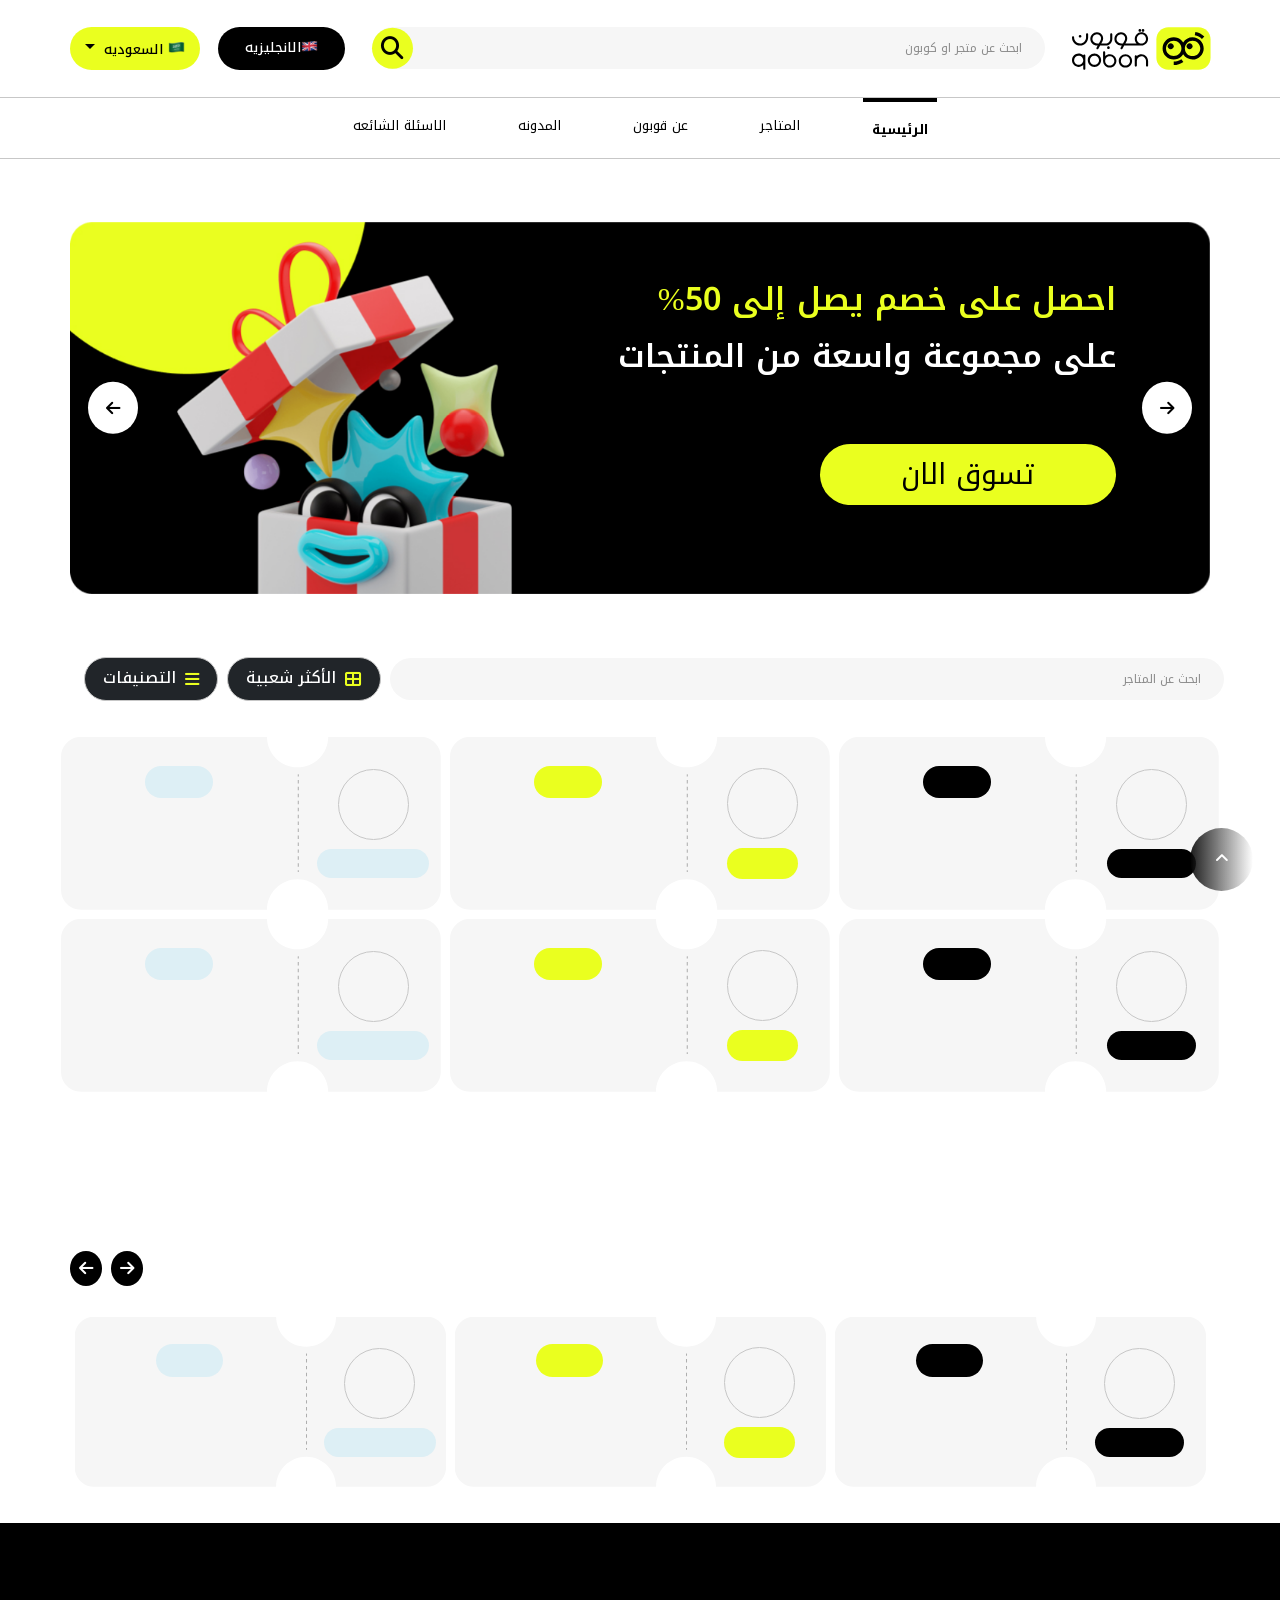
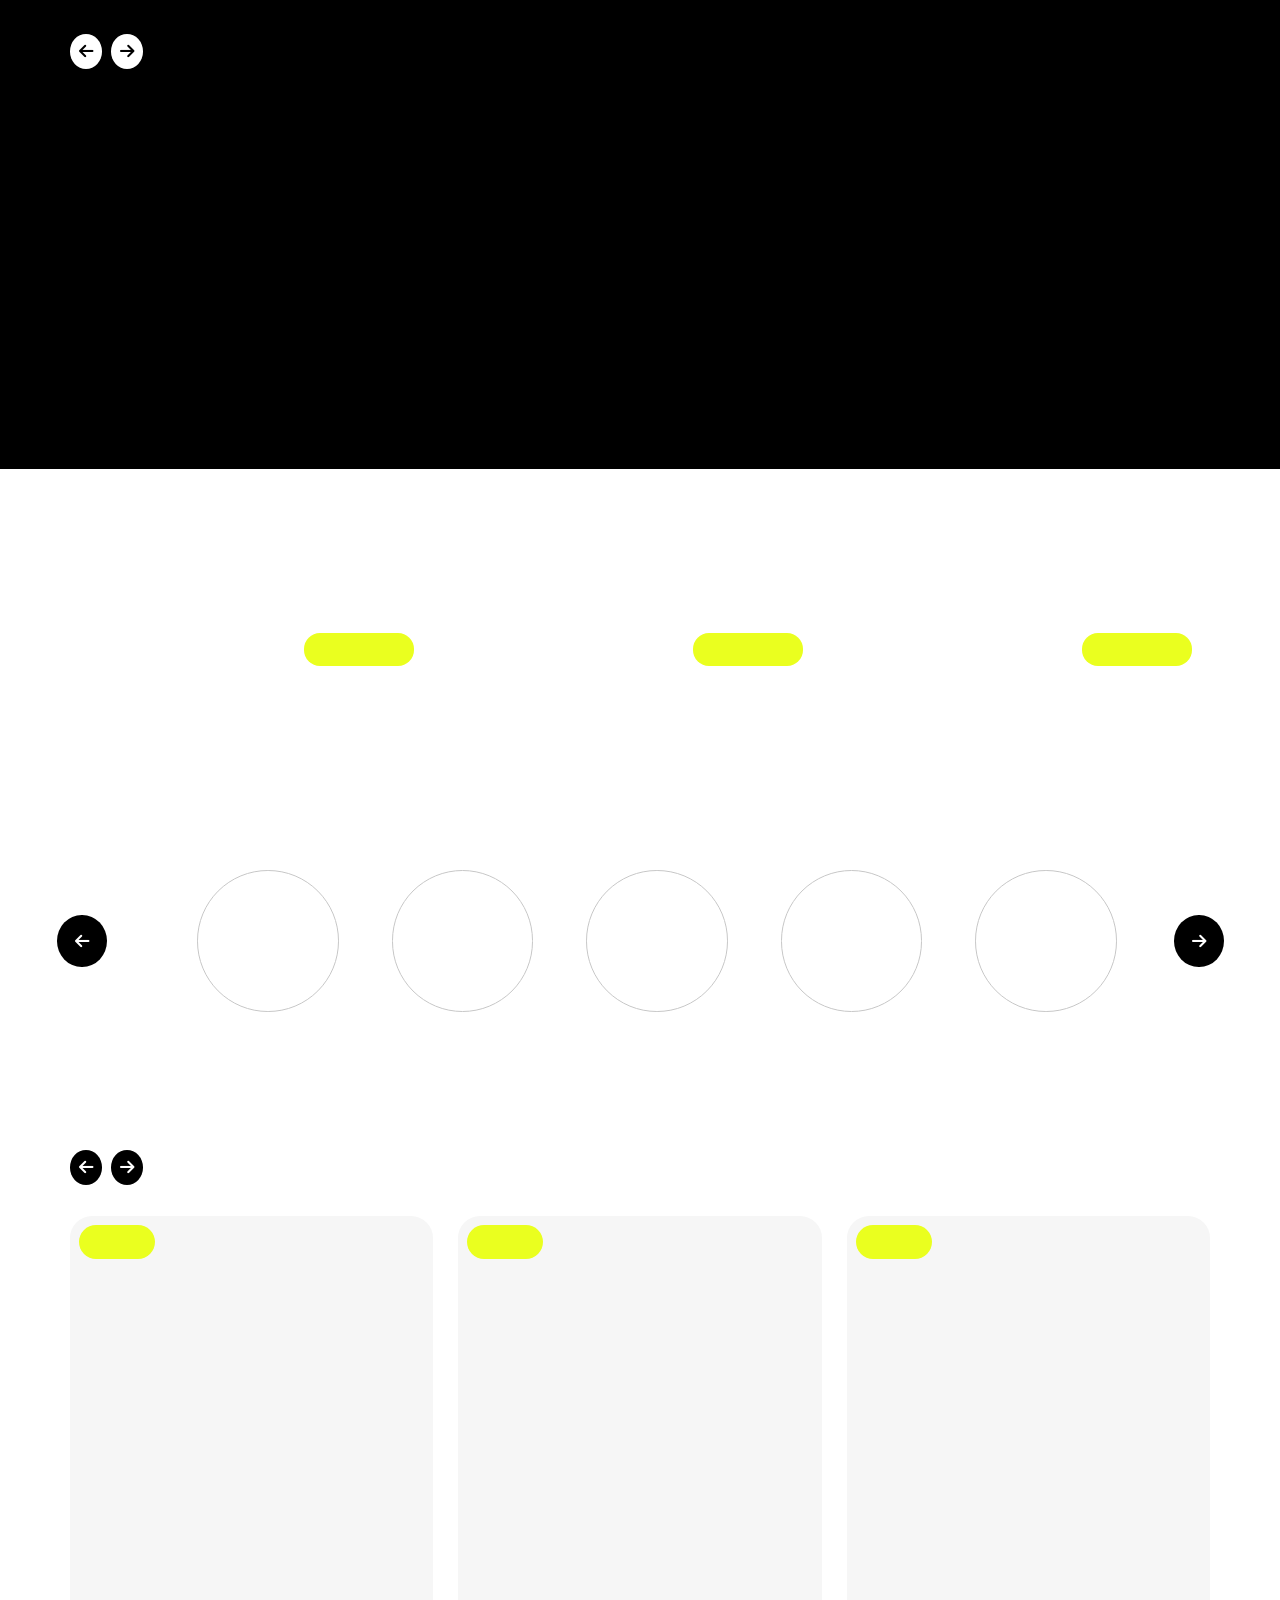
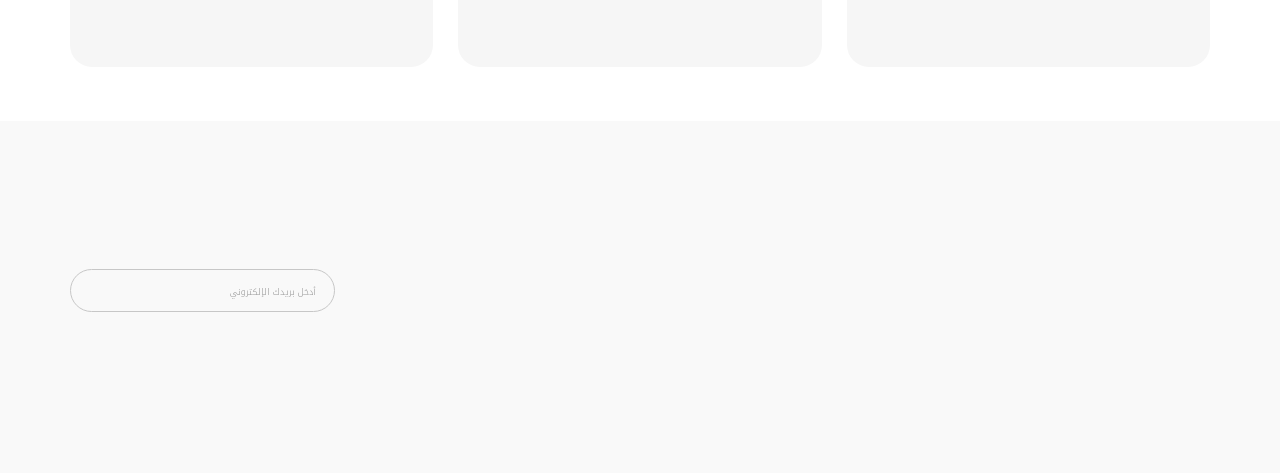
<file: index.html>
<!DOCTYPE html>
<html lang="en" dir="rtl">

<head>
	<meta charset="UTF-8">
	<meta name="viewport" content="width=device-width, initial-scale=1.0">
	<title>qobon-home</title>
	<link rel="stylesheet" type="text/css" href="./css/bootstrap.rtl.min.css">
	<link rel="stylesheet" type="text/css" href="./css/all.css">
	<link rel="stylesheet" type="text/css" href="./css/owl.carousel.min.css">
	<link rel="stylesheet" type="text/css" href="./css/owl.theme.default.min.css">
	<link rel="stylesheet" href="./css/tsfldr/tscss0.css">
	<link rel="stylesheet" href="./css/tsfldr/tscss1.css">
	<link rel="stylesheet" href="./css/tsfldr/tscss2.css">
	<link rel="stylesheet" href="./css/tsfldr/tscss3.css">
	<link rel="stylesheet" href="./css/aos.css">

</head>

<body class="tshome TSWView tsrtl  position-relative">

	<div id="tsajxbg" class=""></div>
	<div id="tssection-tspgtop"></div>

	<!-- ****************qobon Modal************ -->
	<div class="modal fade p-0" id="staticBackdrop" aria-labelledby="exampleModalToggleLabel" tabindex="-1"
		aria-modal="true" role="dialog">
		<div class="modal-dialog modal-dialog-centered">
			<div class="modal-content">
				<!-- all styles in modal -->
				<style>
					.modal-content {
						background-image: url(./tsimg/qobon-box.png);
						background-size: contain;
						background-repeat: no-repeat;
						background-color: transparent;
						background-position: center;
						max-height: 728.57px;
						aspect-ratio: 995.71/728.57;
						border: 0px !important;


					}

					.modal-footer {
						border: none !important;
					}

					.modal-header {
						border: none !important;
					}

					.modal-dialog {
						max-width: 995.71px;
					}

					.modal-body .discnt_sec {
						border-top: 1px solid black;
						border-bottom: 1px solid black;

					}

					.modal-body .bdg_container {
						width: 7.5em !important;
						height: 7.5em !important;
					}

					@media (min-width: 200px) and (max-width: 767px) {
						.modal-dialog {
							margin: 0rem 0.75rem !important;
						}

						.modal-body .bdg_container img {
							width: 36px;
						}

						.modal-body .tsfs-15 {
							font-size: 8px !important;
						}

						.menu .social-links a i {
							font-size: 15px !important;
							transition: color 0.3s;
						}

						.menu .social-links a {

							width: 25px !important;
							height: 25px !important;

						}
					}

					@media (min-width: 950px) {
						.modal-body .tsfs-50 {
							font-size: 50px !important;
						}

						.modal-body .tsfs-21 {
							font-size: 21px !important;
						}

						.modal-body .tsfs-34 {
							font-size: 34px !important;
						}

						.modal-body .tsfs-15 {
							font-size: 15px !important;
						}

						.modal-body .tsfs-20 {
							font-size: 20px !important;
						}
					}

					.menu {
						position: relative;
						width: 100%;
						height: 100%;
						display: flex;
						justify-content: center;

					}

					.menu .share-btn {
						position: absolute;

						border-radius: 50%;
						display: flex;
						justify-content: center;
						align-items: center;
						cursor: pointer;
						z-index: 2;

						color: white;
						transition: 0.5s;
					}



					.menu .social-links {
						position: absolute;
						top: 50%;
						left: 50%;
						transform: translate(-50%, -50%);
						width: 60px;
						height: 60px;
						transition: 0.2s ease-in-out;
						opacity: 0;
						z-index: 5;
						pointer-events: auto;
					}

					.menu .social-links.active {
						opacity: 1;
					}

					.menu .social-links a {
						position: absolute;
						display: flex;
						justify-content: center;
						align-items: center;
						width: 40px;
						height: 40px;
						background: #fff;
						border-radius: 50%;
						text-decoration: none;
						transition: all 0.2s;
						opacity: 0;
						left: 50%;
						top: 50%;
						transform: translate(-50%, -50%) scale(0);
						box-shadow: 0 2px 5px rgba(0, 0, 0, 0.1);
						pointer-events: auto;
					}

					.menu .social-links a i {
						font-size: 20px;
						transition: color 0.1s;
					}

					/* Social icon colors */
					.menu .social-links a:hover {
						background: #f8f9fa;
						transform: translate(calc(-50% + var(--translate-x)), calc(-50% + var(--translate-y))) scale(1.1);
					}

					.menu .social-links a.whatsapp:hover {
						color: white;
						background-color: #25d366;
					}

					.menu .social-links a.facebook:hover {
						color: white;
						background-color: #1877f2;
					}

					.menu .social-links a.twitterX:hover {
						color: white;
						background-color: #1da1f2;
					}


					.menu .social-links a.linkedin:hover {
						color: white;
						background-color: #0a66c2;
					}

					.menu .social-links a.youtube:hover {
						color: #ff0000;
					}

					.menu .social-links a.insta:hover {
						color: white;
						background-color: #c13584;
					}

					.menu .social-links.active a {
						opacity: 1;
						transform: translate(calc(-50% + var(--translate-x)), calc(-50% + var(--translate-y))) scale(1);
					}
				</style>
				<!-- script for share icone -->
				<script>

					function arrangeIconsInCircle() {
						const socialLinks = document.querySelectorAll('.social-links a');
						const totalIcons = socialLinks.length;
						var radius = getRadius();



						// Calculate the angle between each icon
						const angleStep = (2 * Math.PI) / totalIcons;

						socialLinks.forEach((link, index) => {
							// Calculate position for each icon
							const angle = index * angleStep - Math.PI / 2; // Start from top
							const x = Math.cos(angle) * radius;
							const y = Math.sin(angle) * radius;

							// Apply the calculated position using CSS custom properties
							link.style.setProperty('--translate-x', `${x}px`);
							link.style.setProperty('--translate-y', `${y}px`);
							link.style.transitionDelay = `${index * 0.05}s`;
						});
					}

					// Function to add new social icon
					function addSocialIcon(iconClass, link = '#') {
						const socialLinks = document.querySelector('.social-links');
						const newLink = document.createElement('a');
						newLink.href = link;

						const icon = document.createElement('i');
						icon.className = iconClass;

						newLink.appendChild(icon);
						socialLinks.appendChild(newLink);

						// Rearrange icons after adding new one
						arrangeIconsInCircle();
					}
					function getRadius() {
						return window.innerWidth <= 768 ? 50 : 90; // 768px is typical tablet/mobile breakpoint
					}

					// Add hover effects
					function initializeHoverEffects() {
						const menu = document.querySelector('.menu');
						const shareBtn = document.querySelector('.share-btn');
						const socialLinks = document.querySelector('.social-links');

						// Function to handle mouse enter
						function handleMouseEnter() {
							socialLinks.classList.add('active');
						}

						// Function to handle mouse leave
						function handleMouseLeave(e) {
							const menuRect = menu.getBoundingClientRect();
							const isMouseInMenu = (
								e.clientX >= menuRect.left &&
								e.clientX <= menuRect.right &&
								e.clientY >= menuRect.top &&
								e.clientY <= menuRect.bottom
							);

							if (!isMouseInMenu) {
								socialLinks.classList.remove('active');
							}
						}

						// Add event listeners
						shareBtn.addEventListener('mouseenter', handleMouseEnter);
						socialLinks.addEventListener('mouseenter', handleMouseEnter);
						menu.addEventListener('mouseleave', handleMouseLeave);
					}

					// Initialize when document is loaded
					document.addEventListener('DOMContentLoaded', () => {
						arrangeIconsInCircle();
						initializeHoverEffects();
					});
				</script>
				<div class="modal-header p-0">
					<!-- exit-icon Here  -->
					<div class="d-flex justify-content-between px-md-5 px-3 pt-md-4 pt-2   w-100 h-100">
						<div></div>
						<i class="tsc-cursorpointer modalExtIcn fas fa-xmark fa-2x " data-bs-dismiss="modal"
							aria-label="Close"></i>
					</div>
				</div>
				<div class="modal-body p-0 px-md-5 px-4">
					<!-- first part >>> logo and discount -->
					<div class="row  px-4">
						<div class="col-7 p-0 ">
							<div class="row ">
								<div class="col-4">
									<div class="bdg_container  px-md-3 px-2 py-md-3 py-2">
										<img class="col-md-12 col-7 " src="./tsimg/qobon-temo.svg" alt="">
									</div>
								</div>
								<div class="col-8">
									<div
										class="d-flex flex-column justify-content-center align-items-start gap-md-3 gap-0 ">
										<span class="TSFntBold tsfs-34 tscl-0 ">تيمو</span>
										<p class="col-md-9 col-12 TSFntLight tsfs-15 tscl-0    ">
											متجر إلكتروني عالمي يقدم تشكيلة واسعة من المنتجات بأسعار منافسة
										</p>
									</div>
								</div>

							</div>
						</div>
						<div class="col-5 p-0">
							<div class="d-flex align-items-center w-100 h-100 ">
								<div
									class="discnt_sec w-100 h-auto py-md-3 py-1  d-flex justify-content-center align-items-center gap-3">
									<div
										class=" bordr60  tsbg-main d-flex justify-content-center  align-items-center   py-md-3 py-2 px-md-3 px-2 ">
										<div class="d-flex justify-content-between gap-2 align-items-center w-100  ">
											<img class="col-5" src="./tsimg/qobon-discount.svg" alt="">
											<span class="TSFntRegular tsfs-21 tscl-0 text-nowrap ">خصم</span>
										</div>
									</div>
									<span class="TSFntBold tsfs-50 tscl-0 text-nowrap">50 ريال</span>
								</div>
							</div>

						</div>
					</div>
					<!-- second part all 3 texts -->
					<div class="d-flex flex-column align-items-start gap-md-3 gap-sm-2 gap-0 px-5 mt-md-4 mt-2">
						<div class="d-flex align-items-start gap-4 ">
							<span class="TSFntMedium tsfs-20 tscl-0">التفاصيل</span>
							<span class="TSFntRegular tsfs-20 tscl-0">كاش باك 80% بحد اقصى 50 ريال - باستثناء العروض -
								(استخدام مره واحده)</span>
						</div>
						<div class="d-flex align-items-start gap-4 ">
							<span class="TSFntMedium tsfs-20 tscl-0">آخر استخدام للكوبون</span>
							<span class="TSFntSemiBold tsfs-20 tscl-text4">منذ ساعة تقريبا</span>
						</div>
						<div class="d-flex align-items-start gap-4 ">
							<span class="TSFntMedium tsfs-20 tscl-0">عدد الاستخدامات</span>
							<span class="TSFntSemiBold tsfs-20 tscl-text4">21039</span>
						</div>
						<hr class="w-100 tsbg-bg4">
					</div>
					<!-- third part all 3 icons -->
					<div class="row row-cols-3 w-100 mt-md-2 mt-0">
						<div class="col ">
							<div class="d-flex justify-content-center h-100 w-100">
								<div class="menu">
									<a href="" class="share-btn z-2">
										<img class=" col-md-12 col-5  " src="./tsimg/qonon-share.svg" alt="">
									</a>
									<div class="social-links ">
										<a class="whatsapp" href="#"><i class="fab fa-whatsapp"></i></a>
										<a class="facebook" href="#"><i class="fab fa-facebook-f"></i></a>
										<a class="twitterX" href="#"><i class="fab fa-twitter"></i></a>
										<a class="linkedin" href="#"><i class="fab fa-linkedin-in"></i></a>
										<a class="youtube" href="#"><i class="fab fa-youtube"></i></a>
										<a class="insta" href="#"><i class="fab fa-instagram"></i></a>
									</div>
								</div>

							</div>
						</div>
						<div class="col ">
							<div class="d-flex justify-content-center">
								<a href="" class="d-flex justify-content-center tsc-cursorpointer tsc-tr06s tsc-tr-top">
									<img class=" col-md-12 col-5 " src="./tsimg/qonon-like.svg" alt="">
								</a>
							</div>
						</div>
						<div class="col">
							<div class=" d-flex justify-content-center tsc-tr06s tsc-tr-down">
								<a href="" class="d-flex justify-content-center tsc-cursorpointer">
									<img class="col-md-12 col-5 " src="./tsimg/qonon-dislike.svg" alt="">
								</a>
							</div>

						</div>
					</div>
					<div class="row mt-md-5 mt-3 w-100">
						<div
							class=" d-flex justify-content-center  align-items-center py-md-3 py-1 px-md-3 px-1 bordr60 tsbg-bg5 position-relative  ">
							<div class="d-flex justify-content-around gap-2 align-items-center w-100  ">
								<span class="TSFntBold tsfs-50 tscl-0 ">T0SM</span>
								<span></span>
							</div>
							<a href=""
								class="d-flex justify-content-center align-items-center position-absolute end-0 h-100 w-50 bordr60 tsbg-bg1 tsc-cursorpointer">
								<span class="TSFntRegular tsfs-34 tscl-F tsc-tr06s tsc-scale">نسخ الكوبون</span>
							</a>
						</div>
					</div>
				</div>


			</div>
		</div>
	</div>
	<!-- Category offcanvas -->
	<div class="offcanvas offcanvas-start " tabindex="-1" id="offcanvasRight" aria-labelledby="offcanvasRightLabel">
		<div class="offcanvas-header">
			<h5 class="TSFntSemiBold tsfs-30 mb-0">فئات</h5>
			<button type="button" class="btn-close text-reset" data-bs-dismiss="offcanvas" aria-label="Close"></button>
		</div>
		<div class="offcanvas-body position-relative h-100 ">
			<div class="container-fluid px-1 ">
				<div class="d-flex flex-column gap-md-3 gap-4 categories-list mb-5">

					<div class="category-item border border-1 rounded-pill py-2">
						<div class="d-flex align-items-center gap-2 px-3">
							<i class="fas fa-th"></i>
							<span class="TSFntMedium tsfs-24">كل الفئات</span>
						</div>
					</div>
					<div class="category-item border border-1 rounded-pill py-2">
						<div class="d-flex align-items-center gap-2 px-3">
							<i class="fas fa-gamepad"></i>
							<span class="TSFntMedium tsfs-24">العاب</span>
						</div>
					</div>
					<div class="category-item border border-1 rounded-pill py-2">
						<div class="d-flex align-items-center gap-2 px-3">
							<i class="fas fa-plane"></i>
							<span class="TSFntMedium tsfs-24">سفر</span>
						</div>
					</div>
					<div class="category-item border border-1 rounded-pill py-2">
						<div class="d-flex align-items-center gap-2 px-3">
							<i class="fas fa-laptop"></i>
							<span class="TSFntMedium tsfs-24">الكترونيات</span>
						</div>
					</div>
					<div class="category-item border border-1 rounded-pill py-2">
						<div class="d-flex align-items-center gap-2 px-3">
							<i class="fas fa-futbol"></i>
							<span class="TSFntMedium tsfs-24">رياضة</span>
						</div>
					</div>
					<div class="category-item border border-1 rounded-pill py-2">
						<div class="d-flex align-items-center gap-2 px-3">
							<i class="fas fa-utensils"></i>
							<span class="TSFntMedium tsfs-24">مطاعم</span>
						</div>
					</div>
					<div class="category-item border border-1 rounded-pill py-2">
						<div class="d-flex align-items-center gap-2 px-3">
							<i class="fas fa-gift"></i>
							<span class="TSFntMedium tsfs-24">هدايا</span>
						</div>
					</div>
					<div class="category-item border border-1 rounded-pill py-2">
						<div class="d-flex align-items-center gap-2 px-3">
							<i class="fas fa-spa"></i>
							<span class="TSFntMedium tsfs-24">ترفيه</span>
						</div>
					</div>
					<div class="category-item border border-1 rounded-pill py-2">
						<div class="d-flex align-items-center gap-2 px-3">
							<i class="fas fa-heart"></i>
							<span class="TSFntMedium tsfs-24">جمال</span>
						</div>
					</div>
					<div class="category-item border border-1 rounded-pill py-2">
						<div class="d-flex align-items-center gap-2 px-3">
							<i class="fas fa-child"></i>
							<span class="TSFntMedium tsfs-24">اطفال</span>
						</div>
					</div>
					<div class="category-item border border-1 rounded-pill py-2">
						<div class="d-flex align-items-center gap-2 px-3">
							<i class="fas fa-tshirt"></i>
							<span class="TSFntMedium tsfs-24">ازياء</span>
						</div>
					</div>
					<div class="category-item border border-1 rounded-pill py-2">
						<div class="d-flex align-items-center gap-2 px-3">
							<i class="fas fa-spray-can"></i>
							<span class="TSFntMedium tsfs-24">عطور</span>
						</div>
					</div>
					<div class="category-item border border-1 rounded-pill py-2">
						<div class="d-flex align-items-center gap-2 px-3">
							<i class="fas fa-rose"></i>
							<span class="TSFntMedium tsfs-24">ورد</span>
						</div>
					</div>
					<div class="category-item border border-1 rounded-pill py-2">
						<div class="d-flex align-items-center gap-2 px-3">
							<i class="fas fa-couch"></i>
							<span class="TSFntMedium tsfs-24">اثاث</span>
						</div>
					</div>
					<div class="category-item border border-1 rounded-pill py-2">
						<div class="d-flex align-items-center gap-2 px-3">
							<i class="fas fa-paw"></i>
							<span class="TSFntMedium tsfs-24">البيت (حيوانات)</span>
						</div>
					</div>
					<div class="category-item border border-1 rounded-pill py-2">
						<div class="d-flex align-items-center gap-2 px-3">
							<i class="fas fa-shoe-prints"></i>
							<span class="TSFntMedium tsfs-24">احذية</span>
						</div>
					</div>
					<div class="category-item border border-1 rounded-pill py-2">
						<div class="d-flex align-items-center gap-2 px-3">
							<i class="fas fa-heartbeat"></i>
							<span class="TSFntMedium tsfs-24">صحة</span>
						</div>
					</div>
					<div class="category-item border border-1 rounded-pill py-2">
						<div class="d-flex align-items-center gap-2 px-3">
							<i class="fas fa-home"></i>
							<span class="TSFntMedium tsfs-24">منزل</span>
						</div>
					</div>
					<div class="category-item border border-1 rounded-pill py-2">
						<div class="d-flex align-items-center gap-2 px-3">
							<i class="fas fa-car"></i>
							<span class="TSFntMedium tsfs-24">سيارات</span>
						</div>
					</div>
				</div>


			</div>

		</div>
		<div class=" apply-del-btn d-flex align-items-center position-fixed bottom-0 w-100">
			<button class="TSFntSemiBold tsfs-24 flex-grow-1 btn tsbg-bg2 w-100 text-danger border-0 py-3">مسح</button>
			<button class="TSFntSemiBold tsfs-24 flex-grow-1 btn btn-dark w-100 tscl-main border-0 py-3">تطبيق</button>
		</div>
	</div>
	</div>
	<!-- Arrangement offcanvas -->
	<div class="offcanvas offcanvas-start " tabindex="-1" id="offcanvasArrangeRight"
		aria-labelledby="offcanvasRightLabel">
		<div class="offcanvas-header px-4	">
			<h5 class="TSFntSemiBold tsfs-28 mb-0">ترتيب حسب</h5>
			<button type="button" class="btn-close text-reset" data-bs-dismiss="offcanvas" aria-label="Close"></button>
		</div>
		<div class="offcanvas-body position-relative h-100 p-0 ">
			<div class="container-fluid px-1 ">
				<div class="d-flex flex-column gap-md-5 gap-4 arrangement-list mb-5">

					<div class="custom-radio">
						<label class="radio-option">
							<input type="radio" name="arrange" value="popular">
							<div class="radio-circle"></div>
							<span class="TSFntMedium tsfs-24 radio-label ">الأكثر شعبية</span>
						</label>

						<label class="radio-option">
							<input type="radio" name="arrange" value="followed">
							<div class="radio-circle"></div>
							<span class="TSFntMedium tsfs-24 radio-label ">الأكثر متابعة</span>
						</label>

						<label class="radio-option">
							<input type="radio" name="arrange" value="used">
							<div class="radio-circle"></div>
							<span class="TSFntMedium tsfs-24 radio-label ">الأكثر استخداما</span>
						</label>

						<label class="radio-option">
							<input type="radio" name="arrange" value="alphabetical">
							<div class="radio-circle"></div>
							<span class="TSFntMedium tsfs-24 radio-label ">ابجديا</span>
						</label>

						<label class="radio-option">
							<input type="radio" name="arrange" value="recently-added">
							<div class="radio-circle"></div>
							<span class="TSFntMedium tsfs-24 radio-label ">اضيفت مؤخرا</span>
						</label>

						<label class="radio-option">
							<input type="radio" name="arrange" value="discount">
							<div class="radio-circle"></div>
							<span class="TSFntMedium tsfs-24 radio-label ">قيمة الخصم</span>
						</label>
					</div>

				</div>


			</div>

		</div>
		<div class=" apply-del-btn d-flex align-items-center position-fixed bottom-0 w-100">
			<button class="TSFntSemiBold tsfs-24 flex-grow-1 btn tsbg-bg2 w-100 text-danger border-0 py-3">مسح</button>
			<button class="TSFntSemiBold tsfs-24 flex-grow-1 btn btn-dark w-100 tscl-main border-0 py-3">تطبيق</button>
		</div>
	</div>
	</div>
	<!-- Header -->
	<header id="ts-tophdr" class="h-auto  ts-tophdr ">
		<div class="hdr_super_container h-100 w-100">
			<div class="notCollps-menu mt-4 container d-flex w-100 mt-4 px-md-0 px-4">
				<!-- **** Logo here *****-->
				<a href="#" class=" border-0">
					<!-- Embed SVG with <object> to use it inside javascript -->
					<object id="svgObject" class="tsc-logo-h d-md-block d-none" type="image/svg+xml"
						data="./tsimg/qobon-logo.svg"></object>
					<object id="svgObject" class="tsc-logo-h d-md-none d-block" type="image/svg+xml"
						data="./tsimg/qobon-logo-mob.svg"></object>

				</a>

				<!-- ****** Search input ****** -->
				<div class="position-relative w-100 h-auto hdr_search flex-grow-1 mx-md-4 mx-2 ">
					<input class=" w-100 py-2" type="text" placeholder="ابحث عن متجر او كوبون">
					<a href=""
						class="search_btn d-flex justify-content-center align-items-center position-absolute top-50 end-0  tsc-cursorpointer bordr90 tsbg-main border-0 ">
						<i class="fa fa-search tsfs-30 px-md-2 px-2 py-md-2 py-2 tscl-0"></i>
					</a>
				</div>

				<!-- ***** English button***** -->
				<a href="#"
					class=" hdr_btn1 d-flex justify-content-center align-items-center px-md-4 px-2 py-md-0 py-2  ">
					<div class="TSFntMedium tsfs-18 tscl-F d-flex align-items-center justify-content-between"><i><img
								src="./tsimg/qobon-gb-icon.png" alt=""></i>
						<span class="d-md-block d-none">الانجليزيه</span>
					</div>
				</a>

				<!-- ***** Language selection dropdown***** -->
				<div class="dropdown ms-3 d-md-block d-none">
					<button class="hdr_btn2 btn btn-secondary dropdown-toggle" type="button" id="dropdownMenuButton1"
						data-bs-toggle="dropdown" aria-expanded="false">
						<span class="TSFntMedium tsfs-18 tscl-F"><i><img src="./tsimg/qobon-sa-icon.png" alt=""></i>
							السعوديه </span>
					</button>
					<ul class="dropdown-menu" aria-labelledby="dropdownMenuButton1">
						<li><a class="dropdown-item" href="#"> <span class="TSFntMedium tsfs-18 tscl-0"><i><img
											src="./tsimg/qobon-gb-icon.png" alt=""></i> الانجليزيه </span></a></li>
						<li><a class="dropdown-item" href="#"> <span class="TSFntMedium tsfs-18 tscl-0"><i><img
											src="./tsimg/qobon-gb-icon.png" alt=""></i> الانجليزيه </span></a></li>
						<li><a class="dropdown-item" href="#"> <span class="TSFntMedium tsfs-18 tscl-0"><i><img
											src="./tsimg/qobon-gb-icon.png" alt=""></i> الانجليزيه </span></a></li>
						<li><a class="dropdown-item" href="#"> <span class="TSFntMedium tsfs-18 tscl-0"><i><img
											src="./tsimg/qobon-gb-icon.png" alt=""></i> الانجليزيه </span></a></li>
						<li><a class="dropdown-item" href="#"> <span class="TSFntMedium tsfs-18 tscl-0"><i><img
											src="./tsimg/qobon-gb-icon.png" alt=""></i> الانجليزيه </span></a></li>
						<li><a class="dropdown-item" href="#"> <span class="TSFntMedium tsfs-18 tscl-0"><i><img
											src="./tsimg/qobon-gb-icon.png" alt=""></i> الانجليزيه </span></a></li>
						<li><a class="dropdown-item" href="#"> <span class="TSFntMedium tsfs-18 tscl-0"><i><img
											src="./tsimg/qobon-gb-icon.png" alt=""></i> الانجليزيه </span></a></li>

					</ul>
				</div>

				<!-- *****Menu toggeler button******* -->
				<button class="togglerMnubtn d-md-none d-block navbar-toggler border-0 p-0 ms-2" type="button"
					data-bs-toggle="collapse" data-bs-target="#TopMenuModal" aria-controls="TopMenuModal"
					aria-expanded="false" aria-label="Toggle navigation">
					<img class="togglerMnuIcn" src="./tsimg/qobon-menu-hamborger.svg" alt="">
				</button>
			</div>
			<!--************ Menu ***************-->

			<div class="   topMenu w-100 tsbg-F mt-md-4 mt-0 z-2 " id="topMenu">
				<div class=" nav_cntnr w-100 h-auto">
					<nav class=" px-md-0 px-4 container main-nav w-100 ">
						<div class="navbar  navbar-expand-md ">
							<div id="TopMenuModal" class=" tsc-top-mnu  collapse navbar-collapse ">
								<!--******** logo and exit icon in mobile ******** -->
								<div class="d-md-none d-block d-flex justify-content-between align align-items-center">
									<img class="tsc-logo-h2" src="./tsimg/qobon-logo.svg" alt="">
									<i class="exit-icon fas fa-xmark exit-icon fa-2x "></i>
								</div>
								<!--********* menu **********  -->
								<ul
									class="tsc-mnu-blk menu-header-menu-ar navbar-nav navbar-nav m-md-auto m-0 d-flex gap-md-5 gap-1 mt-md-0 mt-5">
									<li class="active nav-item  py-md-2 py-0"><a
											class=" tsc-mnu-lnk TSFntRegular tsfs-18 tscl-hdr-mnulnk nav-link "
											href="./index.html">الرئيسية</a></li>
									<li class=" nav-item  py-md-2 py-0"><a
											class="tsc-mnu-lnk TSFntRegular tsfs-18 tscl-hdr-mnulnk nav-link"
											href="./stores.html">
											المتاجر</a></li>
									<li class=" nav-item  py-md-2 py-0"><a
											class="tsc-mnu-lnk TSFntRegular tsfs-18 tscl-hdr-mnulnk nav-link"
											href="./about-us.html">
											عن قوبون</a></li>
									<li class=" nav-item  py-md-2 py-0"><a
											class="tsc-mnu-lnk TSFntRegular tsfs-18 tscl-hdr-mnulnk nav-link"
											href="./blogs.html">المدونه</a>
									</li>
									<li class=" nav-item  py-md-2 py-0"><a
											class="tsc-mnu-lnk TSFntRegular tsfs-18 tscl-hdr-mnulnk nav-link"
											href="./faqs.html">الاسئلة الشائعه</a>
									</li>

								</ul>
								<hr class="d-md-none d-block tsbg-bg3">
								<div
									class="d-md-none d-block d-flex justify-content-md-center justify-content-start align-items-end gap-4 mt-md-0 mt-4 mb-md-0 mb-2 pb-md-0 pb-4">
									<ul class="footer-menu d-flex flex-column gap-2">
										<li class="tsc-tr06s tsc-tr-end"><a class="TSFntLight mnu_link tsfs-18 tscl-0"
												href="#"> العروض
												الحالية</a></li>
										<li class="tsc-tr06s tsc-tr-end"><a class="TSFntLight mnu_link tsfs-18 tscl-0"
												href="#">الشروط
												والاحكام</a></li>
										<li class="tsc-tr06s tsc-tr-end"><a class="TSFntLight mnu_link tsfs-18 tscl-0"
												href="#">سياسة
												الخصوصيه</a></li>
										<li class="tsc-tr06s tsc-tr-end"><a class="TSFntLight mnu_link tsfs-18 tscl-0"
												href="#">اتصل
												بنا</a></li>
									</ul>
									<ul class="footer-menu d-flex flex-column gap-2">
										<li class="tsc-tr06s tsc-tr-end"><a class="TSFntLight mnu_link tsfs-18 tscl-0"
												href="#"> العروض
												الحالية</a></li>
										<li class="tsc-tr06s tsc-tr-end"><a class="TSFntLight mnu_link tsfs-18 tscl-0"
												href="#">الشروط
												والاحكام</a></li>
										<li class="tsc-tr06s tsc-tr-end"><a class="TSFntLight mnu_link tsfs-18 tscl-0"
												href="#">سياسة
												الخصوصيه</a></li>
										<li class="tsc-tr06s tsc-tr-end"><a class="TSFntLight mnu_link tsfs-18 tscl-0"
												href="#">اتصل
												بنا</a></li>
									</ul>
								</div>
								<div class="d-md-none d-block  d-flex gap-4 ">
									<a href="" target="_blank" class="tsc-tr06s tsc-tr-top">
										<i class="fab fa-facebook fa-2x tscl-0"></i>
									</a>
									<a href="" target="_blank" class="tsc-tr06s tsc-tr-top">
										<i class="fab fa-snapchat fa-2x tscl-0"></i>
									</a>
									<a href="" target="_blank" class="tsc-tr06s tsc-tr-top">
										<i class="fab fa-tiktok fa-2x tscl-0"></i>
									</a>
									<a href="" target="_blank" class="tsc-tr06s tsc-tr-top">
										<i class="fab fa-x-twitter fa-2x tscl-0"></i>
									</a>
									<a href="" target="_blank" class="tsc-tr06s tsc-tr-top">
										<i class="fab fa-instagram fa-2x tscl-0"></i>
									</a>

								</div>
								<div class="lang_btns d-flex gap-2 d-md-none d-block mt-4">
									<!-- ***********English button************ -->
									<a href="#"
										class=" hdr_btn1 d-flex justify-content-center align-items-center  px-4  py-1  ">
										<div
											class="TSFntMedium tsfs-18 tscl-F d-flex gap-1 align-items-center justify-content-between">
											<i><img src="./tsimg/qobon-gb-icon.png" alt=""></i>
											<span>الانجليزية</span>
										</div>
									</a>

									<!-- ***** Language selection dropdown***** -->
									<div class="dropdown ms-3 d-md-none d-block">
										<button class="hdr_btn2 btn btn-secondary dropdown-toggle" type="button"
											id="dropdownMenuButton1" data-bs-toggle="dropdown" aria-expanded="false">
											<span class="TSFntMedium tsfs-18 tscl-F"><i><img
														src="./tsimg/qobon-sa-icon.png" alt=""></i>
												السعودية </span>
										</button>
										<ul class="dropdown-menu" aria-labelledby="dropdownMenuButton1">
											<li><a class="dropdown-item" href="#"> <span
														class="TSFntMedium tsfs-18 tscl-0"><i><img
																src="./tsimg/qobon-gb-icon.png" alt=""></i> الانجليزيه
													</span></a></li>
											<li><a class="dropdown-item" href="#"> <span
														class="TSFntMedium tsfs-18 tscl-0"><i><img
																src="./tsimg/qobon-gb-icon.png" alt=""></i> الانجليزيه
													</span></a></li>
											<li><a class="dropdown-item" href="#"> <span
														class="TSFntMedium tsfs-18 tscl-0"><i><img
																src="./tsimg/qobon-gb-icon.png" alt=""></i> الانجليزيه
													</span></a></li>
											<li><a class="dropdown-item" href="#"> <span
														class="TSFntMedium tsfs-18 tscl-0"><i><img
																src="./tsimg/qobon-gb-icon.png" alt=""></i> الانجليزيه
													</span></a></li>
											<li><a class="dropdown-item" href="#"> <span
														class="TSFntMedium tsfs-18 tscl-0"><i><img
																src="./tsimg/qobon-gb-icon.png" alt=""></i> الانجليزيه
													</span></a></li>
											<li><a class="dropdown-item" href="#"> <span
														class="TSFntMedium tsfs-18 tscl-0"><i><img
																src="./tsimg/qobon-gb-icon.png" alt=""></i> الانجليزيه
													</span></a></li>
											<li><a class="dropdown-item" href="#"> <span
														class="TSFntMedium tsfs-18 tscl-0"><i><img
																src="./tsimg/qobon-gb-icon.png" alt=""></i> الانجليزيه
													</span></a></li>

										</ul>
									</div>
								</div>
							</div>
						</div>
					</nav>
				</div>

			</div>


		</div>
	</header>


	<!-- Topbnr -->
	<section id="tstopslider" class="tsc-sec-tstopslider w-100 h-auto pt-md-5 pt-2">
		<div class="container tsc-slider-container position-relative p-0 pt-2 px-md-0 px-4">
			<div class="slider_container position-relative w-100 h-100	">
				<div
					class="nav d-flex justify-content-between align-items-center position-absolute top-50 translate-middle-y w-100 h-100 z-1 px-md-3 px-1">
					<div class=" tsc-cursorpointer CarouselNav_btn navbtn_right tsbg-0">
						<i class="fa fa-arrow-right tsfs-22 px-md-3 px-2 py-md-3 py-2  tscl-0"></i>
					</div>
					<div class="tsc-cursorpointer CarouselNav_btn navbtn_left  tsbg-0">
						<i class="fa fa-arrow-left tsfs-22 px-md-3 px-2 py-md-3 py-2 tscl-0"></i>
					</div>
				</div>
				<div class="owl-carousel owl-theme SliderX    ">
					<div class="tsitem  w-100 position-relative   ">
						<div class="w-100 h-100 position-relative">
							<img class="w-100" src="./tsimg/qobon-tophdr.jpg" alt="">
							<div class=" row w-100 h-100 position-absolute top-0">
								<div class="col-8 pt-lg-5 pt-md-4 pt-3 ps-lg-5 ps-md-3 ps-4 ms-md-5 ms-4 ">
									<h2 class="tscl-main">احصل على خصم يصل إلى 50%</h2>
									<h2 class="tscl-F">على مجموعة واسعة من المنتجات</h2>
									<button href="#"
										class="shpNow border-0 py-md-2 py-2 px-md-5 px-4 w-fit tsbg-main me-3 mt-lg-5 mt-md-4 mt-2 ">
										<div class="py-md-0 py-0 px-md-4 px-3">
											<span class="TSFntRegular tsfs-41 tscl-0 ">تسوق الان </span>
										</div>
									</button>
								</div>
							</div>
						</div>
					</div>
					<div class="tsitem  w-100 position-relative   ">
						<div class="w-100 h-100 position-relative">
							<img class="w-100" src="./tsimg/qobon-tophdr.jpg" alt="">
							<div class=" row w-100 h-100 position-absolute top-0">
								<div class="col-8 pt-lg-5 pt-md-4 pt-3 ps-lg-5 ps-md-3 ps-4 ms-md-5 ms-4 ">
									<h2 class="tscl-main">احصل على خصم يصل إلى 50%</h2>
									<h2 class="tscl-F">على مجموعة واسعة من المنتجات</h2>
									<button href="#"
										class="shpNow border-0 py-md-2 py-2 px-md-5 px-4 w-fit tsbg-main me-3 mt-lg-5 mt-md-4 mt-2 ">
										<div class="py-md-0 py-0 px-md-4 px-3">
											<span class="TSFntRegular tsfs-41 tscl-0 ">تسوق الان </span>
										</div>
									</button>
								</div>
							</div>
						</div>
					</div>
					<div class="tsitem  w-100 position-relative   ">
						<div class="w-100 h-100 position-relative">
							<img class="w-100" src="./tsimg/qobon-tophdr.jpg" alt="">
							<div class=" row w-100 h-100 position-absolute top-0">
								<div class="col-8 pt-lg-5 pt-md-4 pt-3 ps-lg-5 ps-md-3 ps-4 ms-md-5 ms-4 ">
									<h2 class="tscl-main">احصل على خصم يصل إلى 50%</h2>
									<h2 class="tscl-F">على مجموعة واسعة من المنتجات</h2>
									<button href="#"
										class="shpNow border-0 py-md-2 py-2 px-md-5 px-4 w-fit tsbg-main me-3 mt-lg-5 mt-md-4 mt-2 ">
										<div class="py-md-0 py-0 px-md-4 px-3">
											<span class="TSFntRegular tsfs-41 tscl-0 ">تسوق الان </span>
										</div>
									</button>
								</div>
							</div>
						</div>
					</div>
				</div>
			</div>

		</div>
	</section>

	<!-- Qobon Categories -->
	<section id="tsqbnsbycats" class="tsc-sec-tsqbnsbycats w-100 h-auto pt-md-5 pt-2">
		<div class="container  position-relative p-0 pt-2 px-md-0 px-4 ">
			<div class="row w-100 h-auto">
				<div class=" d-flex justify-content-between align-items-center gap-2 p-0">
					<!-- ****** Search input ****** -->
					<div class="position-relative w-100 h-auto ">
						<input class="stors_srch_inpt w-100 py-2" type="text" placeholder="ابحث عن المتاجر">
						<a href=""
							class="search_btn d-flex justify-content-center align-items-center position-absolute top-50 end-0  tsc-cursorpointer bordr90 tsbg-main border-0 ">
							<i class="fa fa-search tsfs-22 px-md-2 px-2 py-md-2 py-2 tscl-0"></i>
						</a>
					</div>
					<!-- filter buttons -->
					<div class="d-flex align-items-center gap-2 ">
						<button type="button"
							class="btn btn-dark rounded-pill d-flex align-items-center gap-md-2 gap-1 px-md-3 px-2 py-md-2 py-2"
							data-bs-toggle="offcanvas" data-bs-target="#offcanvasArrangeRight"
							aria-controls="offcanvasRight">
							<i class="fas fa-th-large tscl-main tsfs-22"></i>
							<span class="TSFntMedium tsfs-21 text-nowrap  ">الأكثر شعبية</span>
						</button>

						<!-- التصنيفات Button -->
						<button type="button"
							class="btn btn-dark rounded-pill d-flex align-items-center gap-md-2 gap-1 px-md-3 px-2 py-md-2 py-2	"
							data-bs-toggle="offcanvas" data-bs-target="#offcanvasRight" aria-controls="offcanvasRight">
							<i class="fas fa-bars tscl-main tsfs-22"></i>
							<span class="TSFntMedium tsfs-21">التصنيفات</span>
						</button>
					</div>

				</div>

			</div>
		</div>
		<div class="container  position-relative p-0 pt-4  px-md-0 px-4">
			<div class="row row-cols-md-3 row-cols-2 pt-2 ">
				<div class="col p-0 px-1 mb-2 position-relative">
					<!-- bg qbn card here -->
					<div class="w-100 h-100 Qobn_bg"></div>
					<!-- <style>
						.Qobn_bg {
							background-image: url('../../tsimg/qobon-card.svg');
							background-repeat: no-repeat;
							background-position: center;
							background-size: cover;
							max-height: 224.33px;
							aspect-ratio: 491.69/224.33;
						}
					</style> -->
					<div class="row position-absolute top-0 w-100 h-100">
						<div class="col-5 d-flex flex-column justify-content-center align-items-center gap-md-2 gap-1">
							<div class="bdg_container  px-md-1 px-2 py-md-1 py-2">
								<img class="col-md-7 col-10 " src="./tsimg/qobon-puma.svg" alt="">
							</div>
							<div
								class=" bordr60  tsbg-0 d-flex justify-content-center  align-items-center py-md-1 py-0 px-md-2 px-1 ">
								<div class="d-flex justify-content-between gap-md-2 gap-1 align-items-center w-100  ">
									<img src="./tsimg/qobon-wallet.svg" alt="">
									<span class="TSFntRegular tsfs-14 tscl-main text-nowrap">كاش باك</span>
								</div>
							</div>
						</div>
						<div class="col-7 d-flex flex-column justify-content-center align-items-center gap-md-3 gap-2">
							<div
								class=" bordr60  tsbg-0 d-flex justify-content-center  align-items-center gap-2 position-relative py-1 px-md-3 px-md-2 px-1 ">
								<div class="d-flex justify-content-between  align-items-center w-100  ">

									<span class="TSFntBold tsfs-21 tscl-main text-nowrap">20%</span>
								</div>
							</div>
							<span class="TSFntMedium tsfs-18 text-nowrap">يشمل حجوزات الطيران</span>
							<a href=""
								class=" bordr60  tsbg-bg1 d-flex justify-content-center  align-items-center gap-2 position-relative py-1 px-md-4 px-2 "
								data-bs-toggle="modal" data-bs-target="#staticBackdrop">
								<div class="d-flex justify-content-between  align-items-center w-100  ">

									<span class="TSFntRegular tsfs-16 tscl-F text-nowrap ">استخدم الكوبون</span>
								</div>
							</a>
						</div>
					</div>
				</div>
				<div class="col p-0 px-1 mb-2 position-relative">
					<div class="w-100 h-100 Qobn_bg"></div>
					<div class="row position-absolute top-0 w-100 h-100">
						<div class="col-5 d-flex flex-column justify-content-center align-items-center gap-md-2 gap-1">
							<div class="bdg_container  px-md-1 px-2 py-md-1 py-2">
								<img class="col-md-7 col-10 " src="./tsimg/qobon-puma.svg" alt="">

							</div>
							<div
								class=" bordr60  tsbg-main d-flex justify-content-center  align-items-center py-md-1 py-0 px-md-2 px-1 ">
								<div class="d-flex justify-content-between gap-md-2 gap-1 align-items-center w-100  ">
									<img src="./tsimg/qobon-discount.svg" alt="">
									<span class="TSFntRegular tsfs-14 tscl-0 text-nowrap">خصم</span>
								</div>
							</div>
						</div>
						<div class="col-7 d-flex flex-column justify-content-center align-items-center gap-md-3 gap-2">
							<div
								class=" bordr60  tsbg-main d-flex justify-content-center  align-items-center gap-2 position-relative py-1 px-md-3 px-md-2 px-1 ">
								<div class="d-flex justify-content-between  align-items-center w-100  ">

									<span class="TSFntBold tsfs-21 tscl-0 text-nowrap ">20%</span>
								</div>
							</div>
							<span class="TSFntMedium tsfs-18 text-nowrap">يشمل جميع المنتجات</span>
							<a href=""
								class=" bordr60  tsbg-bg1 d-flex justify-content-center  align-items-center gap-2 position-relative py-1 px-md-4 px-2 "
								data-bs-toggle="modal" data-bs-target="#staticBackdrop">
								<div class="d-flex justify-content-between  align-items-center w-100  ">

									<span class="TSFntRegular tsfs-16 tscl-F text-nowrap ">استخدم الكوبون</span>
								</div>
							</a>
						</div>
					</div>
				</div>
				<div class="col p-0 px-1 mb-2 position-relative">
					<div class="w-100 h-100 Qobn_bg"></div>
					<div class="row position-absolute top-0 w-100 h-100">
						<div class="col-5 d-flex flex-column justify-content-center align-items-center gap-md-2 gap-1">
							<div class="bdg_container  px-md-1 px-2 py-md-1 py-2">
								<img class="col-md-7 col-10 " src="./tsimg/qobon-puma.svg" alt="">

							</div>
							<div
								class=" bordr60  tsbg-tag1 d-flex justify-content-center  align-items-center py-md-1 py-0 px-md-2 px-1 ">
								<div class="d-flex justify-content-between gap-md-2 gap-1 align-items-center w-100  ">
									<img src="./tsimg/qobon-free.svg" alt="">
									<span class="TSFntRegular tsfs-14 tscl-0 text-nowrap">توصيل مجاني</span>
								</div>
							</div>
						</div>
						<div class="col-7 d-flex flex-column justify-content-center align-items-center gap-md-3 gap-2">
							<div
								class=" bordr60  tsbg-tag1 d-flex justify-content-center  align-items-center gap-2 position-relative py-1 px-md-3 px-md-2 px-1 ">
								<div class="d-flex justify-content-between  align-items-center w-100  ">

									<span class="TSFntBold tsfs-21 tscl-0 text-nowrap ">20%</span>
								</div>
							</div>
							<span class="TSFntMedium tsfs-18 text-nowrap">يشمل جميع المنتجات</span>
							<a href=""
								class=" bordr60  tsbg-bg1 d-flex justify-content-center  align-items-center gap-2 position-relative py-1 px-md-4 px-2 "
								data-bs-toggle="modal" data-bs-target="#staticBackdrop">
								<div class="d-flex justify-content-between  align-items-center w-100  ">

									<span class="TSFntRegular tsfs-16 tscl-F text-nowrap ">استخدم الكوبون</span>
								</div>
							</a>
						</div>
					</div>
				</div>
				<div class="col p-0 px-1 mb-2 position-relative">
					<!-- bg qbn card here -->
					<div class="w-100 h-100 Qobn_bg"></div>
					<div class="row position-absolute top-0 w-100 h-100">
						<div class="col-5 d-flex flex-column justify-content-center align-items-center gap-md-2 gap-1">
							<div class="bdg_container  px-md-1 px-2 py-md-1 py-2">
								<img class="col-md-7 col-10 " src="./tsimg/qobon-puma.svg" alt="">
							</div>
							<div
								class=" bordr60  tsbg-0 d-flex justify-content-center  align-items-center py-md-1 py-0 px-md-2 px-1 ">
								<div class="d-flex justify-content-between gap-md-2 gap-1 align-items-center w-100  ">
									<img src="./tsimg/qobon-wallet.svg" alt="">
									<span class="TSFntRegular tsfs-14 tscl-main text-nowrap">كاش باك</span>
								</div>
							</div>
						</div>
						<div class="col-7 d-flex flex-column justify-content-center align-items-center gap-md-3 gap-2">
							<div
								class=" bordr60  tsbg-0 d-flex justify-content-center  align-items-center gap-2 position-relative py-1 px-md-3 px-md-2 px-1 ">
								<div class="d-flex justify-content-between  align-items-center w-100  ">

									<span class="TSFntBold tsfs-21 tscl-main text-nowrap">20%</span>
								</div>
							</div>
							<span class="TSFntMedium tsfs-18 text-nowrap">يشمل حجوزات الطيران</span>
							<a href=""
								class=" bordr60  tsbg-bg1 d-flex justify-content-center  align-items-center gap-2 position-relative py-1 px-md-4 px-2 "
								data-bs-toggle="modal" data-bs-target="#staticBackdrop">
								<div class="d-flex justify-content-between  align-items-center w-100  ">

									<span class="TSFntRegular tsfs-16 tscl-F text-nowrap ">استخدم الكوبون</span>
								</div>
							</a>
						</div>
					</div>
				</div>
				<div class="col p-0 px-1 mb-2 position-relative">
					<div class="w-100 h-100 Qobn_bg"></div>
					<div class="row position-absolute top-0 w-100 h-100">
						<div class="col-5 d-flex flex-column justify-content-center align-items-center gap-md-2 gap-1">
							<div class="bdg_container  px-md-1 px-2 py-md-1 py-2">
								<img class="col-md-7 col-10 " src="./tsimg/qobon-puma.svg" alt="">

							</div>
							<div
								class=" bordr60  tsbg-main d-flex justify-content-center  align-items-center py-md-1 py-0 px-md-2 px-1 ">
								<div class="d-flex justify-content-between gap-md-2 gap-1 align-items-center w-100  ">
									<img src="./tsimg/qobon-discount.svg" alt="">
									<span class="TSFntRegular tsfs-14 tscl-0 text-nowrap">خصم</span>
								</div>
							</div>
						</div>
						<div class="col-7 d-flex flex-column justify-content-center align-items-center gap-md-3 gap-2">
							<div
								class=" bordr60  tsbg-main d-flex justify-content-center  align-items-center gap-2 position-relative py-1 px-md-3 px-md-2 px-1 ">
								<div class="d-flex justify-content-between  align-items-center w-100  ">

									<span class="TSFntBold tsfs-21 tscl-0 text-nowrap ">20%</span>
								</div>
							</div>
							<span class="TSFntMedium tsfs-18 text-nowrap">يشمل جميع المنتجات</span>
							<a href=""
								class=" bordr60  tsbg-bg1 d-flex justify-content-center  align-items-center gap-2 position-relative py-1 px-md-4 px-2 "
								data-bs-toggle="modal" data-bs-target="#staticBackdrop">
								<div class="d-flex justify-content-between  align-items-center w-100  ">

									<span class="TSFntRegular tsfs-16 tscl-F text-nowrap ">استخدم الكوبون</span>
								</div>
							</a>
						</div>
					</div>
				</div>
				<div class="col p-0 px-1 mb-2 position-relative">
					<div class="w-100 h-100 Qobn_bg"></div>
					<div class="row position-absolute top-0 w-100 h-100">
						<div class="col-5 d-flex flex-column justify-content-center align-items-center gap-md-2 gap-1">
							<div class="bdg_container  px-md-1 px-2 py-md-1 py-2">
								<img class="col-md-7 col-10 " src="./tsimg/qobon-puma.svg" alt="">

							</div>
							<div
								class=" bordr60  tsbg-tag1 d-flex justify-content-center  align-items-center py-md-1 py-0 px-md-2 px-1 ">
								<div class="d-flex justify-content-between gap-md-2 gap-1 align-items-center w-100  ">
									<img src="./tsimg/qobon-free.svg" alt="">
									<span class="TSFntRegular tsfs-14 tscl-0 text-nowrap">توصيل مجاني</span>
								</div>
							</div>
						</div>
						<div class="col-7 d-flex flex-column justify-content-center align-items-center gap-md-3 gap-2">
							<div
								class=" bordr60  tsbg-tag1 d-flex justify-content-center  align-items-center gap-2 position-relative py-1 px-md-3 px-md-2 px-1 ">
								<div class="d-flex justify-content-between  align-items-center w-100  ">

									<span class="TSFntBold tsfs-21 tscl-0 text-nowrap ">20%</span>
								</div>
							</div>
							<span class="TSFntMedium tsfs-18 text-nowrap">يشمل جميع المنتجات</span>
							<a href=""
								class=" bordr60  tsbg-bg1 d-flex justify-content-center  align-items-center gap-2 position-relative py-1 px-md-4 px-2 "
								data-bs-toggle="modal" data-bs-target="#staticBackdrop">
								<div class="d-flex justify-content-between  align-items-center w-100  ">

									<span class="TSFntRegular tsfs-16 tscl-F text-nowrap ">استخدم الكوبون</span>
								</div>
							</a>
						</div>
					</div>
				</div>

			</div>
		</div>
		<!-- Get More Button -->
		<div class="w-100 d-flex justify-content-center">
			<a href=""
				class="d-flex justify-content-center  align-items-center bordr60  tsbg-0 py-md-2 py-2 px-md-5 px-3 mt-4">
				<span class="TSFntMedium tsfs-18 tscl-F text-nowrap ">عرض المزيد</span>
			</a>
		</div>

	</section>

	<!-- New Qobons  -->
	<section id="tsnewqbns" class="tsc-sec-tsnewqbns w-100 h-auto pt-md-5 pt-2 mt-md-4 mt-4">
		<div class="container p-0 px-md-0 px-4">
			<div class="d-flex justify-content-between align-items-center">
				<h3>أحدث الكوبونات</h3>
				<div class="d-flex gap-2">
					<a href=""
						class=" bordr60  tsbg-0 d-flex justify-content-center  align-items-center position-relative py-2 px-4">
						<span class="TSFntMedium tsfs-16 tscl-F text-nowrap">عرض الكل</span>

					</a>
					<div class="d-md-block d-none  h-100  tsc-cursorpointer CarouselNav_btn navbtn_right tsbg-0">
						<i class="fa fa-arrow-right tsfs-22 px-2 py-2  tscl-F"></i>
					</div>
					<div class="d-md-block d-none  h-100  tsc-cursorpointer CarouselNav_btn navbtn_left  tsbg-0">
						<i class="fa fa-arrow-left tsfs-22 px-2 py-2 tscl-F"></i>
					</div>

				</div>
			</div>
			<div class="owl-carousel owl-theme SliderX  mt-md-4 mt-4 text-nowrap ">
				<div class="tsitem p-0 px-1 mb-2 position-relative">
					<!-- bg qbn card here -->
					<div class="w-100 h-100 Qobn_bg"></div>
					<div class="row position-absolute top-0 w-100 h-100">
						<div class="col-5 d-flex flex-column justify-content-center align-items-center gap-md-2 gap-1">
							<div class="bdg_container  px-md-2 px-2 py-md-2 py-2">
								<img class="col-md-7 col-10 " src="./tsimg/qobon-puma.svg" alt="">
							</div>
							<div
								class=" bordr60  tsbg-0 d-flex justify-content-center  align-items-center py-md-1 py-0 px-md-2 px-1 ">
								<div class="d-flex justify-content-between gap-md-2 gap-1 align-items-center w-100  ">
									<img src="./tsimg/qobon-wallet.svg" alt="">
									<span class="TSFntRegular tsfs-14 tscl-main text-nowrap">كاش باك</span>
								</div>
							</div>
						</div>
						<div class="col-7 d-flex flex-column justify-content-center align-items-center gap-md-3 gap-2">
							<div
								class=" bordr60  tsbg-0 d-flex justify-content-center  align-items-center gap-2 position-relative py-1 px-md-3 px-md-2 px-1 ">
								<div class="d-flex justify-content-between  align-items-center w-100  ">

									<span class="TSFntBold tsfs-21 tscl-main text-nowrap">20%</span>
								</div>
							</div>
							<span class="TSFntMedium tsfs-18 text-nowrap">يشمل حجوزات الطيران</span>
							<a href=""
								class=" bordr60  tsbg-bg1 d-flex justify-content-center  align-items-center gap-2 position-relative py-1 px-md-4 px-2 "
								data-bs-toggle="modal" data-bs-target="#staticBackdrop">
								<div class="d-flex justify-content-between  align-items-center w-100  ">

									<span class="TSFntRegular tsfs-16 tscl-F text-nowrap ">استخدم الكوبون</span>
								</div>
							</a>
						</div>
					</div>
				</div>
				<div class="tsitem p-0 px-1 mb-2 position-relative">
					<div class="w-100 h-100 Qobn_bg"></div>
					<div class="row position-absolute top-0 w-100 h-100">
						<div class="col-5 d-flex flex-column justify-content-center align-items-center gap-md-2 gap-1">
							<div class="bdg_container  px-md-2 px-2 py-md-2 py-2">
								<img class="col-md-7 col-10 " src="./tsimg/qobon-puma.svg" alt="">

							</div>
							<div
								class=" bordr60  tsbg-main d-flex justify-content-center  align-items-center py-md-1 py-0 px-md-2 px-1 ">
								<div class="d-flex justify-content-between gap-md-2 gap-1 align-items-center w-100  ">
									<img src="./tsimg/qobon-discount.svg" alt="">
									<span class="TSFntRegular tsfs-14 tscl-0 text-nowrap">خصم</span>
								</div>
							</div>
						</div>
						<div class="col-7 d-flex flex-column justify-content-center align-items-center gap-md-3 gap-2">
							<div
								class=" bordr60  tsbg-main d-flex justify-content-center  align-items-center gap-2 position-relative py-1 px-md-3 px-md-2 px-1 ">
								<div class="d-flex justify-content-between  align-items-center w-100  ">

									<span class="TSFntBold tsfs-21 tscl-0 text-nowrap ">20%</span>
								</div>
							</div>
							<span class="TSFntMedium tsfs-18 text-nowrap">يشمل جميع المنتجات</span>
							<a href=""
								class=" bordr60  tsbg-bg1 d-flex justify-content-center  align-items-center gap-2 position-relative py-1 px-md-4 px-2 "
								data-bs-toggle="modal" data-bs-target="#staticBackdrop">
								<div class="d-flex justify-content-between  align-items-center w-100  ">

									<span class="TSFntRegular tsfs-16 tscl-F text-nowrap ">استخدم الكوبون</span>
								</div>
							</a>
						</div>
					</div>
				</div>
				<div class="tsitem p-0 px-1 mb-2 position-relative">
					<div class="w-100 h-100 Qobn_bg"></div>
					<div class="row position-absolute top-0 w-100 h-100">
						<div class="col-5 d-flex flex-column justify-content-center align-items-center gap-md-2 gap-1">
							<div class="bdg_container  px-md-2 px-2 py-md-2 py-2">
								<img class="col-md-7 col-10 " src="./tsimg/qobon-puma.svg" alt="">

							</div>
							<div
								class=" bordr60  tsbg-tag1 d-flex justify-content-center  align-items-center py-md-1 py-0 px-md-2 px-1 ">
								<div class="d-flex justify-content-between gap-md-2 gap-1 align-items-center w-100  ">
									<img src="./tsimg/qobon-free.svg" alt="">
									<span class="TSFntRegular tsfs-14 tscl-0 text-nowrap">توصيل مجاني</span>
								</div>
							</div>
						</div>
						<div class="col-7 d-flex flex-column justify-content-center align-items-center gap-md-3 gap-2">
							<div
								class=" bordr60  tsbg-tag1 d-flex justify-content-center  align-items-center gap-2 position-relative py-1 px-md-3 px-md-2 px-1 ">
								<div class="d-flex justify-content-between  align-items-center w-100  ">

									<span class="TSFntBold tsfs-21 tscl-0 text-nowrap ">20%</span>
								</div>
							</div>
							<span class="TSFntMedium tsfs-18 text-nowrap">يشمل جميع المنتجات</span>
							<a href=""
								class=" bordr60  tsbg-bg1 d-flex justify-content-center  align-items-center gap-2 position-relative py-1 px-md-4 px-2 "
								data-bs-toggle="modal" data-bs-target="#staticBackdrop">
								<div class="d-flex justify-content-between  align-items-center w-100  ">

									<span class="TSFntRegular tsfs-16 tscl-F text-nowrap ">استخدم الكوبون</span>
								</div>
							</a>
						</div>
					</div>
				</div>
			</div>
		</div>

	</section>

	<!--new offers -->
	<section id="tsnewoffers" class="tsc-sec-tsnewoffers tsbg-0 w-100 h-auto pt-md-5 pt-5 mt-md-4 mt-5 pb-md-5 pb-4  ">
		<div class="container p-0 pt-md-5 px-md-0 px-4 pb-md-3 pb-4  ">
			<div class="d-flex justify-content-between align-items-center">
				<h3 class="tscl-main">أحدث العروض</h3>
				<div class="d-flex gap-2">
					<a href=""
						class=" bordr60  tsbg-F d-flex justify-content-center  align-items-center position-relative py-2 px-4">
						<span class="TSFntMedium tsfs-16 tscl-0 text-nowrap">عرض الكل</span>

					</a>
					<div class="d-md-block d-none h-100  tsc-cursorpointer CarouselNav_btn navbtn_right tsbg-F">
						<i class="fa fa-arrow-right px-2 py-2 tsfs-22  tscl-0"></i>
					</div>
					<div class="d-md-block d-none h-100 tsc-cursorpointer CarouselNav_btn navbtn_left  tsbg-F">
						<i class="fa fa-arrow-left tsfs-22 px-2 py-2 tscl-0"></i>
					</div>

				</div>
			</div>
			<div class="owl-carousel owl-theme SliderX  mt-md-4 mt-3  ">
				<div class="tsitem  w-100 position-relative">
					<img class="" src="./tsimg/qobon-offersbg.png" alt="">
					<img class="position-absolute top-0 w-100 h-100" src="./tsimg/qobon-offersbgshad.png" alt="">
					<div class="position-absolute bottom-0 w-100 px-md-2 px-2 mb-md-2 mb-1">
						<a href="" class="d-flex align-items-center bordrRds22 tsbg-F w-100 py-md-2 py-1">
							<div class="col-2">
								<img class="px-1" src="./tsimg/qobon-addidas-icon.svg" alt="">
							</div>
							<div class="col-10">
								<span class="TSFntSemiBold tsfs-22 tscl-0">أديداس</span>
							</div>

						</a>
					</div>

				</div>
				<div class="tsitem  w-100 position-relative">
					<img class="" src="./tsimg/qobon-offersbg.png" alt="">
					<img class="position-absolute top-0 w-100 h-100" src="./tsimg/qobon-offersbgshad.png" alt="">
					<div class="position-absolute bottom-0 w-100 px-md-2 px-2 mb-md-2 mb-1">
						<a href="" class="d-flex align-items-center bordrRds22 tsbg-F w-100 py-md-2 py-1">
							<div class="col-2">
								<img class="px-1" src="./tsimg/qobon-addidas-icon.svg" alt="">
							</div>
							<div class="col-10">
								<span class="TSFntSemiBold tsfs-22 tscl-0">أديداس</span>
							</div>

						</a>
					</div>
				</div>
				<div class="tsitem  w-100 position-relative">
					<img class="" src="./tsimg/qobon-offersbg.png" alt="">
					<img class="position-absolute top-0 w-100 h-100" src="./tsimg/qobon-offersbgshad.png" alt="">
					<div class="position-absolute bottom-0 w-100 px-md-2 px-2 mb-md-2 mb-1">
						<a href="" class="d-flex align-items-center bordrRds22 tsbg-F w-100 py-md-2 py-1">
							<div class="col-2">
								<img class="px-1" src="./tsimg/qobon-addidas-icon.svg" alt="">
							</div>
							<div class="col-10">
								<span class="TSFntSemiBold tsfs-22 tscl-0">أديداس</span>
							</div>

						</a>
					</div>
				</div>
				<div class="tsitem  w-100 position-relative">
					<img class="" src="./tsimg/qobon-offersbg.png" alt="">
					<img class="position-absolute top-0 w-100 h-100" src="./tsimg/qobon-offersbgshad.png" alt="">
					<div class="position-absolute bottom-0 w-100 px-md-2 px-2 mb-md-2 mb-1">
						<a href="" class="d-flex align-items-center bordrRds22 tsbg-F w-100 py-md-2 py-1">
							<div class="col-2">
								<img class="px-1" src="./tsimg/qobon-addidas-icon.svg" alt="">
							</div>
							<div class="col-10">
								<span class="TSFntSemiBold tsfs-22 tscl-0">أديداس</span>
							</div>

						</a>
					</div>
				</div>
			</div>
		</div>

	</section>

	<!-- randome bnrs -->
	<section id="tsrndbnrs" class="tsc-sec-tsrndbnrs w-100 h-auto pt-md-5 pt-5 mt-md-4 mt-5 pb-md-5 pb-4">
		<div class="container p-0  px-md-0 px-4">
			<div class="row row-cols-md-3 row-cols-1 gap-md-0 gap-2 ">
				<div class="col position-relative p-0 pe-2">
					<img class="w-100" src="./tsimg/qobon-tophdr.jpg" alt="">
					<div class=" row w-100 h-100 position-absolute top-0">
						<div class="col-8 pt-lg-4 pt-md-2 pt-3 ps-lg-3 ps-md-3 ps-4 ms-md-4 ms-3 ">
							<h5 class=" tscl-main m-0 mb-1">احصل على خصم يصل إلى 50%</h5>
							<h5 class=" tscl-F m-0">على مجموعة واسعة من المنتجات</h5>
							<button href="#"
								class="bordr16 border-0 py-md-1 py-1 px-md-1 px-1 w-fit tsbg-main mt-xl-3 mt-lg-2 mt-md-1 mt-3 ">
								<div class=" px-md-4 px-3">
									<span class="TSFntRegular tsfs-13 tscl-0 ">تسوق الان </span>
								</div>
							</button>
						</div>
					</div>

				</div>

				<div class="col position-relative p-0 pe-2">
					<img class="w-100" src="./tsimg/qobon-tophdr.jpg" alt="">
					<div class=" row w-100 h-100 position-absolute top-0">
						<div class="col-8 pt-lg-4 pt-md-2 pt-3 ps-lg-3 ps-md-3 ps-4 ms-md-4 ms-3 ">
							<h5 class=" tscl-main m-0 mb-1">احصل على خصم يصل إلى 50%</h5>
							<h5 class=" tscl-F m-0">على مجموعة واسعة من المنتجات</h5>
							<button href="#"
								class="bordr16 border-0 py-md-1 py-1 px-md-1 px-1 w-fit tsbg-main mt-xl-3 mt-lg-2 mt-md-1 mt-3 ">
								<div class=" px-md-4 px-3">
									<span class="TSFntRegular tsfs-13 tscl-0 ">تسوق الان </span>
								</div>
							</button>
						</div>
					</div>

				</div>

				<div class="col position-relative p-0 pe-2">
					<img class="w-100" src="./tsimg/qobon-tophdr.jpg" alt="">
					<div class=" row w-100 h-100 position-absolute top-0">
						<div class="col-8 pt-lg-4 pt-md-2 pt-3 ps-lg-3 ps-md-3 ps-4 ms-md-4 ms-3 ">
							<h5 class=" tscl-main m-0 mb-1">احصل على خصم يصل إلى 50%</h5>
							<h5 class=" tscl-F m-0">على مجموعة واسعة من المنتجات</h5>
							<button href="#"
								class="bordr16 border-0 py-md-1 py-1 px-md-1 px-1 w-fit tsbg-main mt-xl-3 mt-lg-2 mt-md-1 mt-3 ">
								<div class=" px-md-4 px-3">
									<span class="TSFntRegular tsfs-13 tscl-0 ">تسوق الان </span>
								</div>
							</button>
						</div>
					</div>

				</div>

			</div>
		</div>

	</section>

	<!-- best stores -->
	<section id="tsbststores" class="tsc-sec-tsbststores w-100 h-auto pt-md-4 pt-4 mt-md-4 mt-4 pb-md-5 pb-4">
		<div class="container px-md-0 px-4">
			<h3 class="mb-md-5 mb-4">أفضل المتاجر</h3>
			<div class="row p-0">
				<div class="col-md-1 col-0 d-flex justify-content-start align-items-center p-0">
					<div class="d-md-block d-none tsc-cursorpointer CarouselNav_btn navbtn_right tsbg-0">
						<i class="fa fa-arrow-right tsfs-22 px-3 py-3 tscl-F"></i>
					</div>
				</div>
				<div class="col-md-10 col-11 d-flex align-items-center p-0">
					<div class="owl-carousel owl-theme SliderX h-auto">
						<div class="tsitem  w-100 h-auto position-relative">
							<div class="bdg_container">
								<img class=" px-md-4 px-3 py-md-4 py-3 " src="./tsimg/qonon-xbox.svg" alt="">
							</div>
						</div>
						<div class="tsitem  w-100 position-relative">
							<div class="bdg_container">
								<img class=" px-md-4 px-3 py-md-4 py-3" src="./tsimg/qonon-netflix.svg" alt="">
							</div>
						</div>
						<div class="tsitem  w-100 position-relative">
							<div class="bdg_container">
								<img class="px-md-4 px-3 py-md-4 py-3" src="./tsimg/qobon-western_union.svg" alt="">
							</div>
						</div>
						<div class="tsitem  w-100 position-relative">
							<div class="bdg_container">
								<img class=" px-md-4 px-3 py-md-4 py-3" src="./tsimg/qobon-puma2.svg" alt="">
							</div>
						</div>
						<div class="tsitem  w-100 position-relative">
							<div class="bdg_container">
								<img class=" px-md-4 px-3 py-md-4 py-3" src="./tsimg/qobon-addidas.svg" alt="">
							</div>

						</div>
						<div class="tsitem  w-100 position-relative">
							<div class="bdg_container">
								<img class=" px-md-4 px-3 py-md-4 py-3" src="./tsimg/qobon-spotify.svg" alt="">
							</div>

						</div>
					</div>
				</div>
				<div class="col-1 d-flex justify-content-md-end justify-content-start align-items-center p-0">
					<div class="   tsc-cursorpointer CarouselNav_btn navbtn_left tsbg-0">
						<i class="fa fa-arrow-left px-md-3 px-2 py-md-3 py-2 tsfs-22  tscl-F"></i>
					</div>
				</div>
			</div>

		</div>
	</section>

	<!-- Blogs -->
	<section id="tsblogslider" class="tsc-sec-tsblogslider w-100 h-auto pt-md-5 pt-2 mt-md-4 mt-4">
		<div class="container p-0 px-md-0 px-4">
			<div class="d-flex justify-content-between align-items-center">
				<h3>المدونة</h3>
				<div class="d-flex gap-2">
					<a href=""
						class=" bordr60  tsbg-0 d-flex justify-content-center  align-items-center position-relative py-2 px-4">
						<span class="TSFntMedium tsfs-16 tscl-F text-nowrap">عرض الكل</span>

					</a>
					<div class="d-md-block d-none  h-100  tsc-cursorpointer CarouselNav_btn navbtn_right tsbg-0">
						<i class="fa fa-arrow-right tsfs-22 px-2 py-2  tscl-F"></i>
					</div>
					<div class="d-md-block d-none  h-100  tsc-cursorpointer CarouselNav_btn navbtn_left  tsbg-0">
						<i class="fa fa-arrow-left tsfs-22 px-2 py-2 tscl-F"></i>
					</div>

				</div>
			</div>
			<div class="owl-carousel owl-theme SliderX  mt-md-4 mt-4 text-nowrap ">
				<div class="tsitem  w-100 position-relative overflow-hidden bordrRds22">
					<div class="h-100 w-100 position-relative tsbg-card-bg ">
						<div class="d-flex flex-column">
							<img src="./tsimg/qobon-blogimg.jpg" alt="">
							<div class="px-4 h-100 pt-2">
								<span class="TSFntRegular tsfs-16 tscl-text2 ">November 18, 2024</span>
								<h4 class="tscl-0">الغاية هي الشكل وليس المحتوى</h4>
								<p class=" col-11 p4 tscl-0 text-wrap  tsc-text-justify text-start">هناك حقيقة مثبتة
									منذ زمن طويل وهي أن المحتوى المقروء لصفحة ما سيلهي القارئ عن التركيز على الشكل
									الخارجي للنص أو شكل توضع الفقرات في الصفحة التي يقرأها. ولذلك يتم استخدام طريقة
									لوريم إيبسوم لأنها تعطي توزيعاَ</p>
							</div>
							<div class="gt-mor-btn pt-2 px-2 w-100 pb-2">
								<a href="./blog-dtls.html"
									class="d-flex justify-content-center  align-items-center bordr30  tsbg-0 py-2  ">
									<span class="TSFntMedium tsfs-18 tscl-F text-nowrap ">اعرض المزيد</span>
								</a>
							</div>

						</div>
						<div
							class="d-flex justify-content-center align-items-center gap-2 bordr60 tsbg-main py-1 px-md-3 px-1 position-absolute top-0 end-0 me-2 mt-2">
							<div class="d-flex justify-content-between  align-items-center w-100  ">

								<span class="TSFntRegular tsfs-22 tscl-0 text-nowrap ">توفير</span>
							</div>
						</div>
					</div>
				</div>
				<div class="tsitem  w-100 position-relative overflow-hidden bordrRds22">
					<div class="h-100 w-100 position-relative tsbg-card-bg ">
						<div class="d-flex flex-column">
							<img src="./tsimg/qobon-blogimg.jpg" alt="">
							<div class="px-4 h-100 pt-2">
								<span class="TSFntRegular tsfs-16 tscl-text2 ">November 18, 2024</span>
								<h4 class="tscl-0">الغاية هي الشكل وليس المحتوى</h4>
								<p class=" col-11 p4 tscl-0 text-wrap  tsc-text-justify text-start">هناك حقيقة مثبتة
									منذ زمن طويل وهي أن المحتوى المقروء لصفحة ما سيلهي القارئ عن التركيز على الشكل
									الخارجي للنص أو شكل توضع الفقرات في الصفحة التي يقرأها. ولذلك يتم استخدام طريقة
									لوريم إيبسوم لأنها تعطي توزيعاَ</p>
							</div>
							<div class="gt-mor-btn pt-2 px-2 w-100 pb-2">
								<a href="./blog-dtls.html"
									class="d-flex justify-content-center  align-items-center bordr30  tsbg-0 py-2  ">
									<span class="TSFntMedium tsfs-18 tscl-F text-nowrap ">اعرض المزيد</span>
								</a>
							</div>

						</div>
						<div
							class="d-flex justify-content-center align-items-center gap-2 bordr60 tsbg-main py-1 px-md-3 px-1 position-absolute top-0 end-0 me-2 mt-2">
							<div class="d-flex justify-content-between  align-items-center w-100  ">

								<span class="TSFntRegular tsfs-22 tscl-0 text-nowrap ">توفير</span>
							</div>
						</div>
					</div>
				</div>
				<div class="tsitem  w-100 position-relative overflow-hidden bordrRds22">
					<div class="h-100 w-100 position-relative tsbg-card-bg ">
						<div class="d-flex flex-column">
							<img src="./tsimg/qobon-blogimg.jpg" alt="">
							<div class="px-4 h-100 pt-2">
								<span class="TSFntRegular tsfs-16 tscl-text2 ">November 18, 2024</span>
								<h4 class="tscl-0">الغاية هي الشكل وليس المحتوى</h4>
								<p class=" col-11 p4 tscl-0 text-wrap  tsc-text-justify text-start">هناك حقيقة مثبتة
									منذ زمن طويل وهي أن المحتوى المقروء لصفحة ما سيلهي القارئ عن التركيز على الشكل
									الخارجي للنص أو شكل توضع الفقرات في الصفحة التي يقرأها. ولذلك يتم استخدام طريقة
									لوريم إيبسوم لأنها تعطي توزيعاَ</p>
							</div>
							<div class="gt-mor-btn pt-2 px-2 w-100 pb-2">
								<a href="./blog-dtls.html"
									class="d-flex justify-content-center  align-items-center bordr30  tsbg-0 py-2  ">
									<span class="TSFntMedium tsfs-18 tscl-F text-nowrap ">اعرض المزيد</span>
								</a>
							</div>

						</div>
						<div
							class="d-flex justify-content-center align-items-center gap-2 bordr60 tsbg-main py-1 px-md-3 px-1 position-absolute top-0 end-0 me-2 mt-2">
							<div class="d-flex justify-content-between  align-items-center w-100  ">

								<span class="TSFntRegular tsfs-22 tscl-0 text-nowrap ">توفير</span>
							</div>
						</div>
					</div>
				</div>
			</div>
		</div>

	</section>

	<!-- Footer -->
	<footer class=" w-100 h-auto tsbg-ftr-bg position-relative pt-md-5 pt-4 pb-md-5 pb-5 mt-5 ">
		<div class="container p-0 pt-md-4 pt-5 pb-md-5 pb-5 px-md-0 px-4 ">
			<div class="row">
				<div class="col-md-3 col-12 d-flex flex-column justify-content-center gap-4">
					<img class="tsc-logo-f" src="./tsimg/qobon-logo.svg" alt="">
					<p class="text1 col-md-12 col-7 TSFntLight tsfs-18 tscl-0">
						منصة توفر أفضل العروض والخصومات على المنتجات والخدمات. نحن هنا لمساعدتك في توفير المال أثناء
						التسوق عبر الإنترنت.
					</p>
				</div>
				<div
					class="col-md-6 col-12 d-flex justify-content-md-center justify-content-start align-items-end gap-5 mt-md-0 mt-4 mb-md-0 mb-5 pb-md-0 pb-5">
					<ul class="footer-menu d-flex flex-column gap-2">
						<li class="tsc-tr06s tsc-tr-end"><a class="TSFntLight mnu_link tsfs-18 tscl-0" href="#">عروض
								الشهر</a></li>
						<li class="tsc-tr06s tsc-tr-end"><a class="TSFntLight mnu_link tsfs-18 tscl-0"
								href="#">المتاجر</a></li>
						<li class="tsc-tr06s tsc-tr-end"><a class="TSFntLight mnu_link tsfs-18 tscl-0"
								href="./about-us.html">عن
								قوبون</a></li>
						<li class="tsc-tr06s tsc-tr-end"><a class="TSFntLight mnu_link tsfs-18 tscl-0"
								href="./blogs.html">المدونه</a></li>
					</ul>
					<ul class="footer-menu d-flex flex-column gap-2">
						<li class="tsc-tr06s tsc-tr-end"><a class="TSFntLight mnu_link tsfs-18 tscl-0"
								href="#tsnewoffers"> العروض
								الحالية</a></li>
						<li class="tsc-tr06s tsc-tr-end"><a class="TSFntLight mnu_link tsfs-18 tscl-0"
								href="./terms.html">الشروط
								والاحكام</a></li>
						<li class="tsc-tr06s tsc-tr-end"><a class="TSFntLight mnu_link tsfs-18 tscl-0"
								href="./privacy.html">سياسة
								الخصوصيه</a></li>
						<li class="tsc-tr06s tsc-tr-end"><a class="TSFntLight mnu_link tsfs-18 tscl-0" href="#">اتصل
								بنا</a></li>
					</ul>
				</div>
				<div class="col-md-3 col-12 d-flex flex-column justify-content-end align-items-start gap-md-3 gap-2">
					<span class="d-md-block d-none TSFntLight tsfs-18 tscl-0">ابقَ على اطلاع بالعروض الحصرية</span>
					<div class="position-relative w-100 h-auto ">
						<input class="bordr90  bg-transparent tscl-ftr-plc-hdr w-100 py-md-2 py-3 ps-3" type="text"
							placeholder="أدخل بريدك الإلكتروني">
						<a href=""
							class="mail-btn d-flex justify-content-center align-items-center position-absolute top-50 end-0  tsc-cursorpointer bordr90 tsbg-main border-0 ">
							<i class="fa fa-arrow-left tsfs-22 px-md-2 px-3 py-md-2 py-3 tscl-0"></i>
						</a>
					</div>
					<div class="d-flex gap-2">
						<a href="" target="_blank" class="tsc-tr06s tsc-tr-top">
							<i class="fab fa-facebook fa-2x tscl-0"></i>
						</a>
						<a href="" target="_blank" class="tsc-tr06s tsc-tr-top">
							<i class="fab fa-snapchat fa-2x tscl-0"></i>
						</a>
						<a href="" target="_blank" class="tsc-tr06s tsc-tr-top">
							<i class="fab fa-tiktok fa-2x tscl-0"></i>
						</a>
						<a href="" target="_blank" class="tsc-tr06s tsc-tr-top">
							<i class="fab fa-x-twitter fa-2x tscl-0"></i>
						</a>
						<a href="" target="_blank" class="tsc-tr06s tsc-tr-top">
							<i class="fab fa-instagram fa-2x tscl-0"></i>
						</a>

					</div>
				</div>
			</div>
		</div>

	</footer>




	<!-- gotop icon -->
	<div id="ts-gototop" class="text-center position-fixed bottom-0 ms-4 mb-2 rounded-circle">
		<i class="fa-solid fa-angle-up"></i>
	</div>

	<div style="display: none!important;"><a href="https://shaghf.co/" target="-blank">Developed for
			www.shaghf.co/</a>&nbsp;-&nbsp;<a href="https://tiknosoft.com/" target="-blank">Powered By TiknoSoft
			Technologies</a></div>
	<style id="TSCSSIn-inline-css" type="text/css">
		.ts-tophdr {
			background-color: var(--tscl-ebe6e4);
		}
	</style>


	<script src="./js/jquery-3.5.1.min.js"></script>
	<script src="./js/popper.min.js"></script>
	<script src="./js/owl.carousel.min.js"></script>
	<script src="./js/bootstrap.min.js"></script>

	<script src="./js/tsfldr/tsjs0.js"></script>
	<script src="./js/tsfldr/tsjs_main.js"></script>
	<script src="./js/tsfldr/tsjsz.js"></script>
	<script src="./Test.js"></script>
	<script src="./js/aos.js"></script>
	<script type="text/javascript" id="TSJSInJQ-js-after">
		/* <![CDATA[ */(function ($) {
			$(document).ready(function () {
				let _tscf7_refresh_captcha_H = function (e) {
					e.preventDefault();

					var _form = $(e.target);
					_form.find('input[name="tswpcf7-answer-correct"]').val('');
					let _pgNum = 1;
					let ts_pagination = $('#ts_pagination');
					if (ts_pagination) {
						_pgNum = $(ts_pagination).attr('data-tscurpg');
					}

					var _tscf7Ques = _form.find(".tswpcf7-question");
					var _tscf7CorrAns = _form.find('input[name="tswpcf7-answer-correct"]');
					$.ajax({
						cache: false,
						url: 'https://localphpsites/customers/derosa24/wp-admin/admin-ajax.php?nocache=' + Math.random(),
						type: 'GET',
						data: {
							'action': 'tsajxhandler',
							'TSAJAXCALL': '37d6cd3c5e',
							'tsfunc': 'tscf7_refresh_captcha',
							'nonce': '3a5c3e041e',
							'ts_paged': _pgNum,
						},
						beforeSend: function () {
							$('#tsajxbg').addClass('tsajxbg'); $('#tsajxbg').html('<i class="fa-solid fa-spinner fa-spin fa-fw fa-5x ts-spinner"></i>');

						},
						success: function (result) {

							if (_tscf7Ques)
								_tscf7Ques.text(result.data.question + " = ");
							(_tscf7CorrAns)
							_tscf7CorrAns.val(result.data.encrypted_answer);
							$.tscf7_refresh_captcha_Attach();
							$('#tsajxbg').html(''); $('#tsajxbg').removeClass('tsajxbg');
						},
						error: function (errordata) {
							$.tscf7_refresh_captcha_Attach();
							$('#tsajxbg').html(''); $('#tsajxbg').removeClass('tsajxbg');
						},
					});
				};
				$.tscf7_refresh_captcha_Attach = function () {
					$(document).unbind('wpcf7submit');
					$(document).on('wpcf7submit', _tscf7_refresh_captcha_H);
				};

				$.tscf7_refresh_captcha_Attach();
			});
		})(jQuery);
		(function ($) {
			$(document).ready(function () {
				// Initialize AOS initially
				AOS.init({
				});

				// Refresh AOS on window resize
				$(window).on('resize', function () {
					$.timeout = setTimeout(function () {
						AOS.init();
						clearTimeout($.timeout);
					}, 1000); // Add a small delay to handle layout changes
				});
			});
		})(jQuery);

		(function ($) {
			$(document).ready(function () {
				$.TSDragging = false;
				$('.tsc-sec-hmspartcl .ts-vid-icon')
					.mousedown(function () {
						$.TSDragging = false;
					})
					.mousemove(function () {
						$.TSDragging = true;
					})
				$('.tsc-sec-hmspartcl .ts-vid-icon').click(function () {
					if ($.TSDragging == true) return;
					let SrcImage = $(this).data('fullimg');
					$('').attr('src', SrcImage);
					//
					if ('' != '') {
						let ImgText = $(this).data('tsdesc');
						if (ImgText != null && ImgText != '') {
							$('').text(ImgText);
							$('').show();
						} else {
							$('').hide();
						}
					}
					let myModal = new bootstrap.Modal($('#VideoModal'), {
						keyboard: false
					})
					myModal.show();
				});
			});
		})(jQuery);
		/* ]]> */
	</script>
	<script>
		// Get the eye and pupil elements
		document.getElementById('svgObject').addEventListener('load', function () {
			// Access the embedded SVG document
			const svgDoc = this.contentDocument;

			// Now you can select the SVG elements by ID
			const leftPupil = svgDoc.getElementById('leftPupil');
			const rightPupil = svgDoc.getElementById('rightPupil');




			// Add mousemove event listener to track both eyes
			document.addEventListener('mousemove', (event) => {
				// Track the left eye
				const leftEye = svgDoc.querySelectorAll('.eye')[0];
				trackMouse(event, leftEye, leftPupil);


				// Track the right eye
				const rightEye = svgDoc.querySelectorAll('.eye')[1];
				trackMouse(event, rightEye, rightPupil);

			});
		});



		// Function to update pupil position based on cursor location
		function trackMouse(event, eyeElement, pupilElement) {
			// Get the bounding rectangle of the eye element
			const eyeRect = eyeElement.getBoundingClientRect();
			const eyeCenterX = eyeRect.left + eyeRect.width / 2;
			const eyeCenterY = eyeRect.top + eyeRect.height / 2;

			// Calculate the angle between the center of the eye and the mouse cursor
			const angle = Math.atan2(event.clientY - eyeCenterY, event.clientX - eyeCenterX);

			// Define how far the pupil can move (maximum distance from center)
			const maxDistance = 8; // Adjust this value for more or less pupil movement

			// Calculate the new position for the pupil
			const pupilX = Math.cos(angle) * maxDistance;
			const pupilY = Math.sin(angle) * maxDistance;

			// Apply the calculated position to the pupil
			pupilElement.style.transform = `translate(${pupilX}px, ${pupilY}px)`;
		}


	</script>
</body>

</html>
</file>
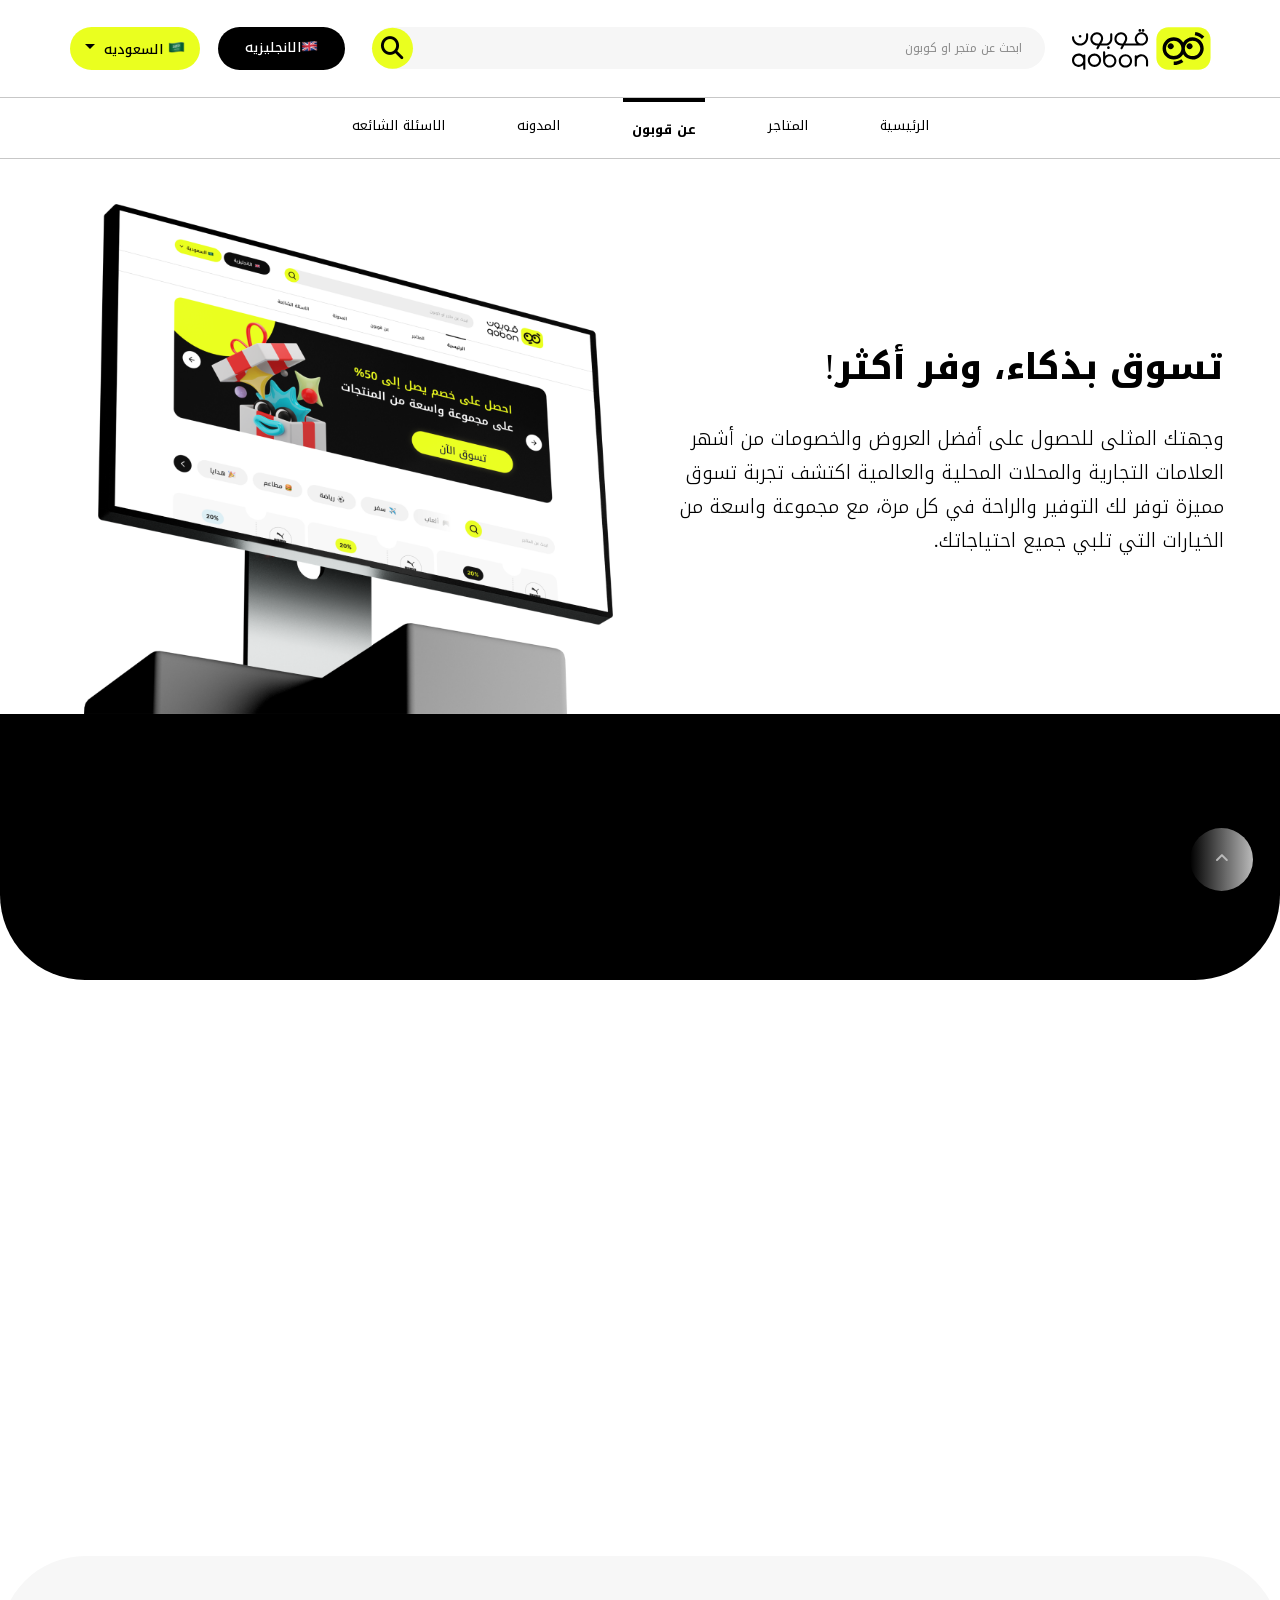
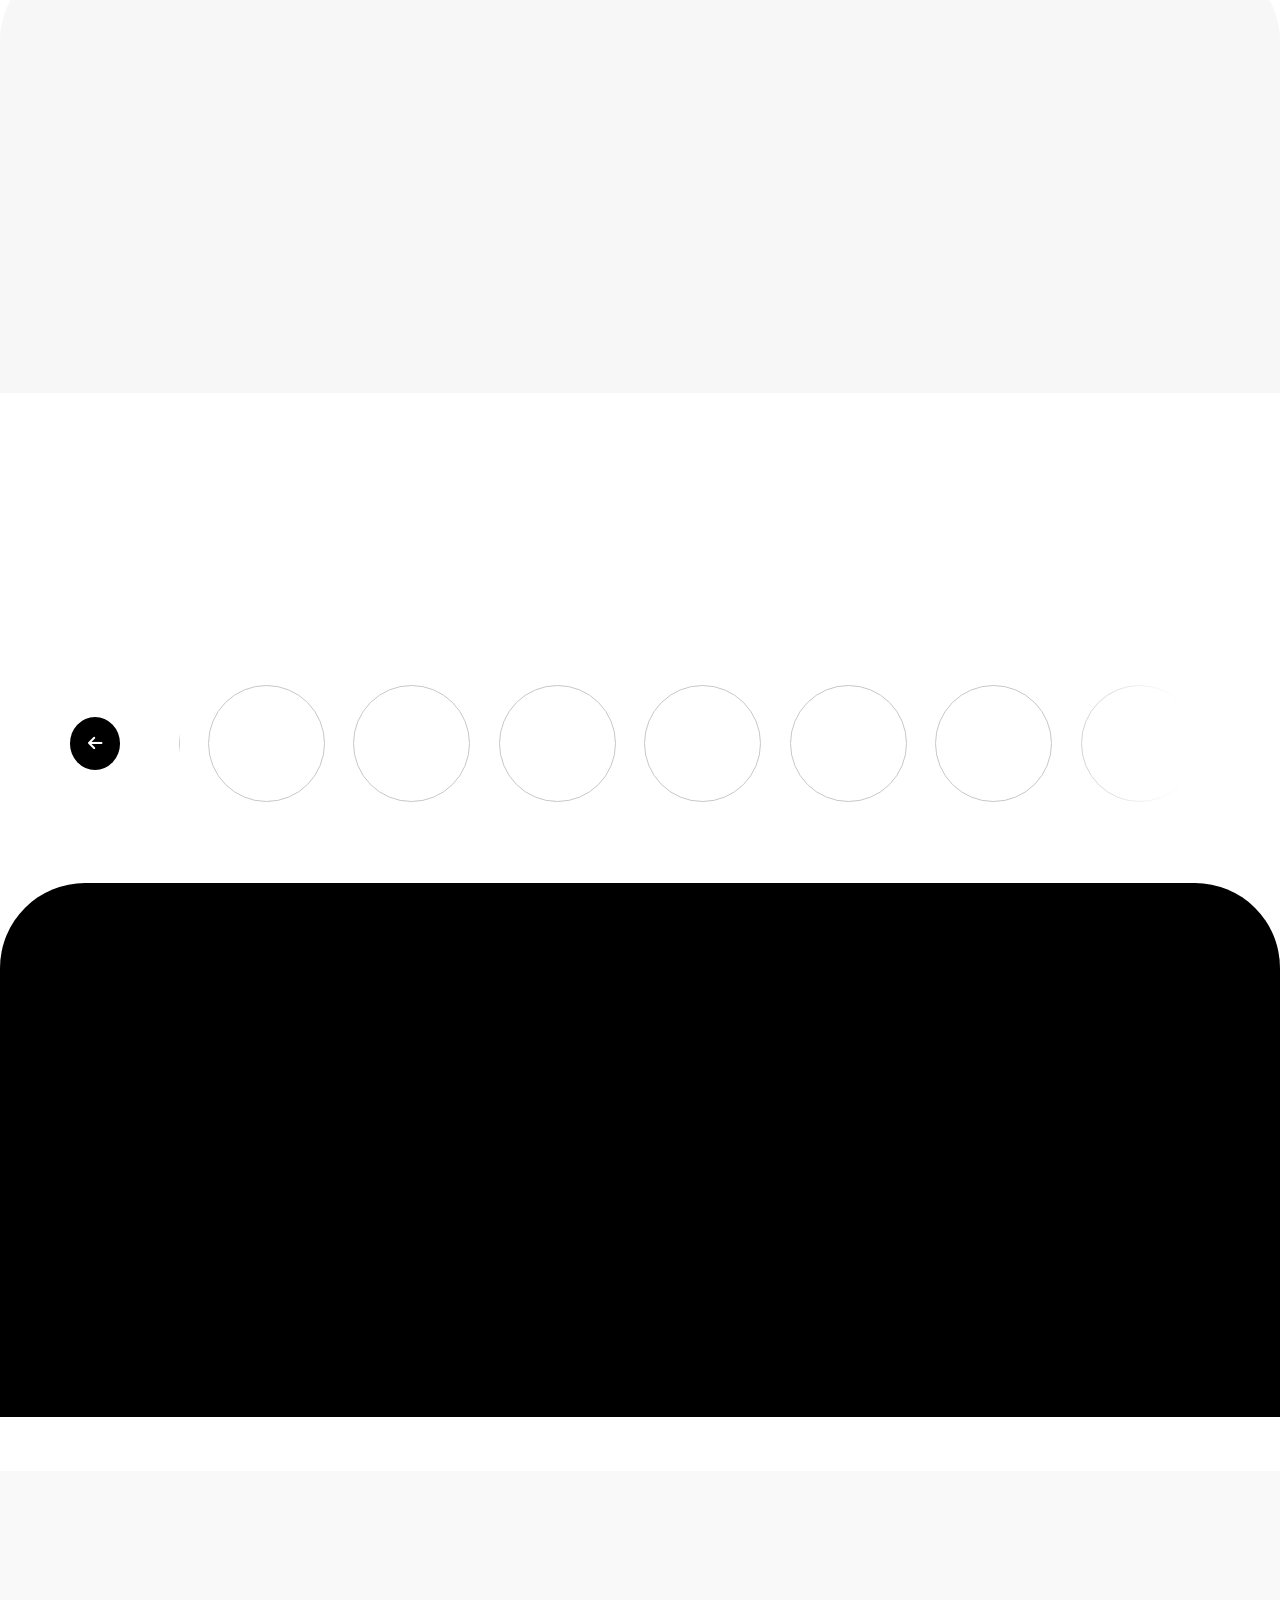
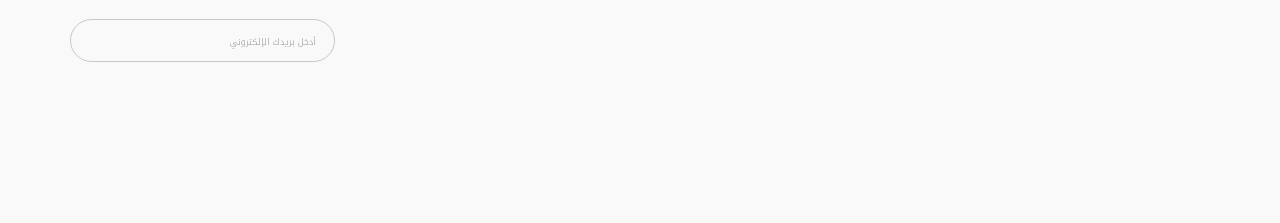
<file: about-us.html>
<!DOCTYPE html>
<html lang="en" dir="rtl">

<head>
    <meta charset="UTF-8">
    <meta name="viewport" content="width=device-width, initial-scale=1.0">
    <title>about-us</title>
    <link rel="stylesheet" type="text/css" href="./css/bootstrap.rtl.min.css">
    <link rel="stylesheet" type="text/css" href="./css/all.css">
    <link rel="stylesheet" type="text/css" href="./css/owl.carousel.min.css">
    <link rel="stylesheet" type="text/css" href="./css/owl.theme.default.min.css">
    <link rel="stylesheet" href="./css/tsfldr/tscss0.css">
    <link rel="stylesheet" href="./css/tsfldr/tscss1.css">
    <link rel="stylesheet" href="./css/tsfldr/tscss2.css">
    <link rel="stylesheet" href="./css/tsfldr/tscss3.css">
    <link rel="stylesheet" href="./css/aos.css">

</head>

<body class="tsaboutus TSWView tsrtl  position-relative">

    <div id="tsajxbg" class=""></div>
    <div id="tssection-tspgtop"></div>

	<!-- ****************qobon Modal************ -->
	<div class="modal fade p-0" id="staticBackdrop" aria-labelledby="exampleModalToggleLabel" tabindex="-1"
		aria-modal="true" role="dialog">
		<div class="modal-dialog modal-dialog-centered">
			<div class="modal-content">
				<!-- all styles in modal -->
				<style>
					.modal-content {
						background-image: url(./tsimg/qobon-box.png);
						background-size: contain;
						background-repeat: no-repeat;
						background-color: transparent;
						background-position: center;
						max-height: 728.57px;
						aspect-ratio: 995.71/728.57;
						border: 0px !important;


					}

					.modal-footer {
						border: none !important;
					}

					.modal-header {
						border: none !important;
					}

					.modal-dialog {
						max-width: 995.71px;
					}

					.modal-body .discnt_sec {
						border-top: 1px solid black;
						border-bottom: 1px solid black;

					}

					.modal-body .bdg_container {
						width: 7.5em !important;
						height: 7.5em !important;
					}

					@media (min-width: 200px) and (max-width: 767px) {
						.modal-dialog {
							margin: 0rem 0.75rem !important;
						}

						.modal-body .bdg_container img {
							width: 36px;
						}

						.modal-body .tsfs-15 {
							font-size: 8px !important;
						}
						.menu .social-links a i {
						font-size: 15px !important;
						transition: color 0.3s;
					}
					.menu .social-links a {
					
						width: 25px !important;
						height: 25px !important;
				
					}
					}

					@media (min-width: 950px) {
						.modal-body .tsfs-50 {
							font-size: 50px !important;
						}

						.modal-body .tsfs-21 {
							font-size: 21px !important;
						}

						.modal-body .tsfs-34 {
							font-size: 34px !important;
						}

						.modal-body .tsfs-15 {
							font-size: 15px !important;
						}

						.modal-body .tsfs-20 {
							font-size: 20px !important;
						}
					}

					.menu {
						position: relative;
						width: 100%;
						height: 100%;
						display: flex;
						justify-content: center;

					}

					.menu .share-btn {
						position: absolute;

						border-radius: 50%;
						display: flex;
						justify-content: center;
						align-items: center;
						cursor: pointer;
						z-index: 2;

						color: white;
						transition: 0.5s;
					}



					.menu .social-links {
						position: absolute;
						top: 50%;
						left: 50%;
						transform: translate(-50%, -50%);
						width: 60px;
						height: 60px;
						transition: 0.2s ease-in-out;
						opacity: 0;
						z-index: 5;
					}

					.menu .social-links.active {
						opacity: 1;
					}

					.menu .social-links a {
						position: absolute;
						display: flex;
						justify-content: center;
						align-items: center;
						width: 40px;
						height: 40px;
						background: #fff;
						border-radius: 50%;
						text-decoration: none;
						transition: all 0.2s;
						opacity: 0;
						left: 50%;
						top: 50%;
						transform: translate(-50%, -50%) scale(0);
						box-shadow: 0 2px 5px rgba(0, 0, 0, 0.1);
					}

					.menu .social-links a i {
						font-size: 20px;
						transition: color 0.1s;
					}

					/* Social icon colors */
					.menu .social-links a:hover {
						background: #f8f9fa;
						transform: translate(calc(-50% + var(--translate-x)), calc(-50% + var(--translate-y))) scale(1.1);
					}

					.menu .social-links a.whatsapp:hover  {
						color: white;
						background-color: #25d366;
					}

					.menu .social-links a.facebook:hover {
						color: white;
						background-color: #1877f2;
					}

					.menu .social-links a.twitterX:hover {
						color: white;
						background-color: #1da1f2;
					}


					.menu .social-links a.linkedin:hover  {
						color:white;
						background-color: #0a66c2;
					}

					.menu .social-links a.youtube:hover{
						color: #ff0000;
					}

					.menu .social-links a.insta:hover {
						color: white;
						background-color: #c13584;
					}
					.menu .social-links.active a {
						opacity: 1;
						transform: translate(calc(-50% + var(--translate-x)), calc(-50% + var(--translate-y))) scale(1);
					}
				</style>
				<!-- script for share icone -->
				<script>
			
					function arrangeIconsInCircle() {
						const socialLinks = document.querySelectorAll('.social-links a');
						const totalIcons = socialLinks.length;
						var radius = getRadius();



						// Calculate the angle between each icon
						const angleStep = (2 * Math.PI) / totalIcons;

						socialLinks.forEach((link, index) => {
							// Calculate position for each icon
							const angle = index * angleStep - Math.PI / 2; // Start from top
							const x = Math.cos(angle) * radius;
							const y = Math.sin(angle) * radius;

							// Apply the calculated position using CSS custom properties
							link.style.setProperty('--translate-x', `${x}px`);
							link.style.setProperty('--translate-y', `${y}px`);
							link.style.transitionDelay = `${index * 0.05}s`;
						});
					}

					// Function to add new social icon
					function addSocialIcon(iconClass, link = '#') {
						const socialLinks = document.querySelector('.social-links');
						const newLink = document.createElement('a');
						newLink.href = link;

						const icon = document.createElement('i');
						icon.className = iconClass;

						newLink.appendChild(icon);
						socialLinks.appendChild(newLink);

						// Rearrange icons after adding new one
						arrangeIconsInCircle();
					}
					function getRadius() {
						return window.innerWidth <= 768 ? 50 : 90; // 768px is typical tablet/mobile breakpoint
					}

					// Add hover effects
					function initializeHoverEffects() {
						const menu = document.querySelector('.menu');
						const shareBtn = document.querySelector('.share-btn');
						const socialLinks = document.querySelector('.social-links');

						// Function to handle mouse enter
						function handleMouseEnter() {
							socialLinks.classList.add('active');
						}

						// Function to handle mouse leave
						function handleMouseLeave(e) {
							const menuRect = menu.getBoundingClientRect();
							const isMouseInMenu = (
								e.clientX >= menuRect.left &&
								e.clientX <= menuRect.right &&
								e.clientY >= menuRect.top &&
								e.clientY <= menuRect.bottom
							);

							if (!isMouseInMenu) {
								socialLinks.classList.remove('active');
							}
						}

						// Add event listeners
						shareBtn.addEventListener('mouseenter', handleMouseEnter);
						socialLinks.addEventListener('mouseenter', handleMouseEnter);
						menu.addEventListener('mouseleave', handleMouseLeave);
					}

					// Initialize when document is loaded
					document.addEventListener('DOMContentLoaded', () => {
						arrangeIconsInCircle();
						initializeHoverEffects();
					});
				</script>
				<div class="modal-header p-0">
					<!-- exit-icon Here  -->
					<div class="d-flex justify-content-between px-md-5 px-3 pt-md-4 pt-2   w-100 h-100">
						<div></div>
						<i class="tsc-cursorpointer modalExtIcn fas fa-xmark fa-2x " data-bs-dismiss="modal"
							aria-label="Close"></i>
					</div>
				</div>
				<div class="modal-body p-0 px-md-5 px-4">
					<!-- first part >>> logo and discount -->
					<div class="row  px-4">
						<div class="col-7 p-0 ">
							<div class="row ">
								<div class="col-4">
									<div class="bdg_container  px-md-3 px-2 py-md-3 py-2">
										<img class="col-md-12 col-7 " src="./tsimg/qobon-temo.svg" alt="">
									</div>
								</div>
								<div class="col-8">
									<div
										class="d-flex flex-column justify-content-center align-items-start gap-md-3 gap-0 ">
										<span class="TSFntBold tsfs-34 tscl-0 ">تيمو</span>
										<p class="col-md-9 col-12 TSFntLight tsfs-15 tscl-0    ">
											متجر إلكتروني عالمي يقدم تشكيلة واسعة من المنتجات بأسعار منافسة
										</p>
									</div>
								</div>

							</div>
						</div>
						<div class="col-5 p-0">
							<div class="d-flex align-items-center w-100 h-100 ">
								<div
									class="discnt_sec w-100 h-auto py-md-3 py-1  d-flex justify-content-center align-items-center gap-3">
									<div
										class=" bordr60  tsbg-main d-flex justify-content-center  align-items-center   py-md-3 py-2 px-md-3 px-2 ">
										<div class="d-flex justify-content-between gap-2 align-items-center w-100  ">
											<img class="col-5" src="./tsimg/qobon-discount.svg" alt="">
											<span class="TSFntRegular tsfs-21 tscl-0 text-nowrap ">خصم</span>
										</div>
									</div>
									<span class="TSFntBold tsfs-50 tscl-0 text-nowrap">50 ريال</span>
								</div>
							</div>

						</div>
					</div>
					<!-- second part all 3 texts -->
					<div class="d-flex flex-column align-items-start gap-md-3 gap-sm-2 gap-0 px-5 mt-md-4 mt-2">
						<div class="d-flex align-items-start gap-4 ">
							<span class="TSFntMedium tsfs-20 tscl-0">التفاصيل</span>
							<span class="TSFntRegular tsfs-20 tscl-0">كاش باك 80% بحد اقصى 50 ريال - باستثناء العروض -
								(استخدام مره واحده)</span>
						</div>
						<div class="d-flex align-items-start gap-4 ">
							<span class="TSFntMedium tsfs-20 tscl-0">آخر استخدام للكوبون</span>
							<span class="TSFntSemiBold tsfs-20 tscl-text4">منذ ساعة تقريبا</span>
						</div>
						<div class="d-flex align-items-start gap-4 ">
							<span class="TSFntMedium tsfs-20 tscl-0">عدد الاستخدامات</span>
							<span class="TSFntSemiBold tsfs-20 tscl-text4">21039</span>
						</div>
						<hr class="w-100 tsbg-bg4">
					</div>
					<!-- third part all 3 icons -->
					<div class="row row-cols-3 w-100 mt-md-2 mt-0">
						<div class="col ">
							<div class="d-flex justify-content-center h-100 w-100">
								<div class="menu">
									<a href="" class="share-btn z-2">
										<img class=" col-md-12 col-5  " src="./tsimg/qonon-share.svg" alt="">
									</a>
									<div class="social-links ">
										<a class="whatsapp" href="#"><i class="fab fa-whatsapp"></i></a>
										<a class="facebook" href="#"><i class="fab fa-facebook-f"></i></a>
										<a class="twitterX" href="#"><i class="fab fa-twitter"></i></a>
										<a class="linkedin" href="#"><i class="fab fa-linkedin-in"></i></a>
										<a class="youtube" href="#"><i class="fab fa-youtube"></i></a>
										<a class="insta" href="#"><i class="fab fa-instagram"></i></a>
									</div>
								</div>

							</div>
						</div>
						<div class="col ">
							<div class="d-flex justify-content-center">
								<a href="" class="d-flex justify-content-center tsc-cursorpointer tsc-tr06s tsc-tr-top">
									<img class=" col-md-12 col-5 " src="./tsimg/qonon-like.svg" alt="">
								</a>
							</div>
						</div>
						<div class="col">
							<div class=" d-flex justify-content-center tsc-tr06s tsc-tr-down">
								<a href="" class="d-flex justify-content-center tsc-cursorpointer">
									<img class="col-md-12 col-5 " src="./tsimg/qonon-dislike.svg" alt="">
								</a>
							</div>

						</div>
					</div>
					<div class="row mt-md-5 mt-3 w-100">
						<div
							class=" d-flex justify-content-center  align-items-center py-md-3 py-1 px-md-3 px-1 bordr60 tsbg-bg5 position-relative  ">
							<div class="d-flex justify-content-around gap-2 align-items-center w-100  ">
								<span class="TSFntBold tsfs-50 tscl-0 ">T0SM</span>
								<span></span>
							</div>
							<a href=""
								class="d-flex justify-content-center align-items-center position-absolute end-0 h-100 w-50 bordr60 tsbg-bg1 tsc-cursorpointer">
								<span class="TSFntRegular tsfs-34 tscl-F tsc-tr06s tsc-scale">نسخ الكوبون</span>
							</a>
						</div>
					</div>
				</div>


			</div>
		</div>
	</div>


   <!-- Header -->
   <header id="ts-tophdr" class="h-auto  ts-tophdr ">
    <div class="hdr_super_container h-100 w-100">
        <div class="notCollps-menu mt-4 container d-flex w-100 mt-4 px-md-0 px-4">
            <!-- **** Logo here *****-->
            <a href="#" class=" border-0">
                <!-- Embed SVG with <object> to use it inside javascript -->
                <object id="svgObject" class="tsc-logo-h d-md-block d-none" type="image/svg+xml"
                    data="./tsimg/qobon-logo.svg"></object>
                <object id="svgObject" class="tsc-logo-h d-md-none d-block" type="image/svg+xml"
                    data="./tsimg/qobon-logo-mob.svg"></object>

            </a>

            <!-- ****** Search input ****** -->
            <div class="position-relative w-100 h-auto hdr_search flex-grow-1 mx-md-4 mx-2 ">
                <input class=" w-100 py-2" type="text" placeholder="ابحث عن متجر او كوبون">
                <a href=""
                    class="search_btn d-flex justify-content-center align-items-center position-absolute top-50 end-0  tsc-cursorpointer bordr90 tsbg-main border-0 ">
                    <i class="fa fa-search tsfs-30 px-md-2 px-2 py-md-2 py-2 tscl-0"></i>
                </a>
            </div>

            <!-- ***** English button***** -->
            <a href="#"
                class=" hdr_btn1 d-flex justify-content-center align-items-center px-md-4 px-2 py-md-0 py-2  ">
                <div class="TSFntMedium tsfs-18 tscl-F d-flex align-items-center justify-content-between"><i><img
                            src="./tsimg/qobon-gb-icon.png" alt=""></i>
                    <span class="d-md-block d-none">الانجليزيه</span>
                </div>
            </a>

            <!-- ***** Language selection dropdown***** -->
            <div class="dropdown ms-3 d-md-block d-none">
                <button class="hdr_btn2 btn btn-secondary dropdown-toggle" type="button" id="dropdownMenuButton1"
                    data-bs-toggle="dropdown" aria-expanded="false">
                    <span class="TSFntMedium tsfs-18 tscl-F"><i><img src="./tsimg/qobon-sa-icon.png" alt=""></i>
                        السعوديه </span>
                </button>
                <ul class="dropdown-menu" aria-labelledby="dropdownMenuButton1">
                    <li><a class="dropdown-item" href="#"> <span class="TSFntMedium tsfs-18 tscl-0"><i><img
                                        src="./tsimg/qobon-gb-icon.png" alt=""></i> الانجليزيه </span></a></li>
                    <li><a class="dropdown-item" href="#"> <span class="TSFntMedium tsfs-18 tscl-0"><i><img
                                        src="./tsimg/qobon-gb-icon.png" alt=""></i> الانجليزيه </span></a></li>
                    <li><a class="dropdown-item" href="#"> <span class="TSFntMedium tsfs-18 tscl-0"><i><img
                                        src="./tsimg/qobon-gb-icon.png" alt=""></i> الانجليزيه </span></a></li>
                    <li><a class="dropdown-item" href="#"> <span class="TSFntMedium tsfs-18 tscl-0"><i><img
                                        src="./tsimg/qobon-gb-icon.png" alt=""></i> الانجليزيه </span></a></li>
                    <li><a class="dropdown-item" href="#"> <span class="TSFntMedium tsfs-18 tscl-0"><i><img
                                        src="./tsimg/qobon-gb-icon.png" alt=""></i> الانجليزيه </span></a></li>
                    <li><a class="dropdown-item" href="#"> <span class="TSFntMedium tsfs-18 tscl-0"><i><img
                                        src="./tsimg/qobon-gb-icon.png" alt=""></i> الانجليزيه </span></a></li>
                    <li><a class="dropdown-item" href="#"> <span class="TSFntMedium tsfs-18 tscl-0"><i><img
                                        src="./tsimg/qobon-gb-icon.png" alt=""></i> الانجليزيه </span></a></li>

                </ul>
            </div>

            <!-- *****Menu toggeler button******* -->
            <button class="togglerMnubtn d-md-none d-block navbar-toggler border-0 p-0 ms-2" type="button"
                data-bs-toggle="collapse" data-bs-target="#TopMenuModal" aria-controls="TopMenuModal"
                aria-expanded="false" aria-label="Toggle navigation">
                <img class="togglerMnuIcn" src="./tsimg/qobon-menu-hamborger.svg" alt="">
            </button>
        </div>
        <!--************ Menu ***************-->

        <div class="   topMenu w-100 tsbg-F mt-md-4 mt-0 z-2 " id="topMenu">
               <div class=" nav_cntnr w-100 h-auto">
                <nav class=" px-md-0 px-4 container main-nav w-100 ">
                    <div class="navbar  navbar-expand-md ">
                        <div id="TopMenuModal" class=" tsc-top-mnu  collapse navbar-collapse ">
                            <!--******** logo and exit icon in mobile ******** -->
                            <div class="d-md-none d-block d-flex justify-content-between align align-items-center">
                                <img class="tsc-logo-h2" src="./tsimg/qobon-logo.svg" alt="">
                                <i class="exit-icon fas fa-xmark exit-icon fa-2x "></i>
                            </div>
                            <!--********* menu **********  -->
                            <ul
                                class="tsc-mnu-blk menu-header-menu-ar navbar-nav navbar-nav m-md-auto m-0 d-flex gap-md-5 gap-1 mt-md-0 mt-5">
                                <li class="active nav-item  py-md-2 py-0"><a
                                        class=" tsc-mnu-lnk TSFntRegular tsfs-18 tscl-hdr-mnulnk nav-link "
                                        href="./index.html">الرئيسية</a></li>
                                <li class=" nav-item  py-md-2 py-0"><a
                                        class="tsc-mnu-lnk TSFntRegular tsfs-18 tscl-hdr-mnulnk nav-link"
                                        href="./stores.html">
                                        المتاجر</a></li>
                                <li class=" nav-item  py-md-2 py-0"><a
                                        class="tsc-mnu-lnk TSFntRegular tsfs-18 tscl-hdr-mnulnk nav-link"
                                        href="./about-us.html">
                                        عن قوبون</a></li>
                                <li class=" nav-item  py-md-2 py-0"><a
                                        class="tsc-mnu-lnk TSFntRegular tsfs-18 tscl-hdr-mnulnk nav-link"
                                        href="./blogs.html">المدونه</a>
                                </li>
                                <li class=" nav-item  py-md-2 py-0"><a
                                        class="tsc-mnu-lnk TSFntRegular tsfs-18 tscl-hdr-mnulnk nav-link"
                                        href="./faqs.html">الاسئلة الشائعه</a>
                                </li>

                            </ul>
                            <hr class="d-md-none d-block tsbg-bg3">
                            <div class="d-md-none d-block d-flex justify-content-md-center justify-content-start align-items-end gap-4 mt-md-0 mt-4 mb-md-0 mb-2 pb-md-0 pb-4">
                                <ul class="footer-menu d-flex flex-column gap-2">
                                    <li class="tsc-tr06s tsc-tr-end"><a class="TSFntLight mnu_link tsfs-18 tscl-0"
                                            href="#"> العروض
                                            الحالية</a></li>
                                    <li class="tsc-tr06s tsc-tr-end"><a class="TSFntLight mnu_link tsfs-18 tscl-0"
                                            href="#">الشروط
                                            والاحكام</a></li>
                                    <li class="tsc-tr06s tsc-tr-end"><a class="TSFntLight mnu_link tsfs-18 tscl-0"
                                            href="#">سياسة
                                            الخصوصيه</a></li>
                                    <li class="tsc-tr06s tsc-tr-end"><a class="TSFntLight mnu_link tsfs-18 tscl-0"
                                            href="#">اتصل
                                            بنا</a></li>
                                </ul>
                                <ul class="footer-menu d-flex flex-column gap-2">
                                    <li class="tsc-tr06s tsc-tr-end"><a class="TSFntLight mnu_link tsfs-18 tscl-0"
                                            href="#"> العروض
                                            الحالية</a></li>
                                    <li class="tsc-tr06s tsc-tr-end"><a class="TSFntLight mnu_link tsfs-18 tscl-0"
                                            href="#">الشروط
                                            والاحكام</a></li>
                                    <li class="tsc-tr06s tsc-tr-end"><a class="TSFntLight mnu_link tsfs-18 tscl-0"
                                            href="#">سياسة
                                            الخصوصيه</a></li>
                                    <li class="tsc-tr06s tsc-tr-end"><a class="TSFntLight mnu_link tsfs-18 tscl-0"
                                            href="#">اتصل
                                            بنا</a></li>
                                </ul>
                            </div>
                            <div class="d-md-none d-block  d-flex gap-4 ">
                                <a href="" target="_blank" class="tsc-tr06s tsc-tr-top">
                                    <i class="fab fa-facebook fa-2x tscl-0"></i>
                                </a>
                                <a href="" target="_blank" class="tsc-tr06s tsc-tr-top">
                                    <i class="fab fa-snapchat fa-2x tscl-0"></i>
                                </a>
                                <a href="" target="_blank" class="tsc-tr06s tsc-tr-top">
                                    <i class="fab fa-tiktok fa-2x tscl-0"></i>
                                </a>
                                <a href="" target="_blank" class="tsc-tr06s tsc-tr-top">
                                    <i class="fab fa-x-twitter fa-2x tscl-0"></i>
                                </a>
                                <a href="" target="_blank" class="tsc-tr06s tsc-tr-top">
                                    <i class="fab fa-instagram fa-2x tscl-0"></i>
                                </a>

                            </div>
                            <div class="lang_btns d-flex gap-2 d-md-none d-block mt-4">
                                <!-- ***********English button************ -->
                                <a href="#"
                                    class=" hdr_btn1 d-flex justify-content-center align-items-center  px-4  py-1  ">
                                    <div
                                        class="TSFntMedium tsfs-18 tscl-F d-flex gap-1 align-items-center justify-content-between">
                                        <i><img src="./tsimg/qobon-gb-icon.png" alt=""></i>
                                        <span>الانجليزية</span>
                                    </div>
                                </a>

                                <!-- ***** Language selection dropdown***** -->
                                <div class="dropdown ms-3 d-md-none d-block">
                                    <button class="hdr_btn2 btn btn-secondary dropdown-toggle" type="button"
                                        id="dropdownMenuButton1" data-bs-toggle="dropdown" aria-expanded="false">
                                        <span class="TSFntMedium tsfs-18 tscl-F"><i><img src="./tsimg/qobon-sa-icon.png"
                                                    alt=""></i>
                                            السعودية </span>
                                    </button>
                                    <ul class="dropdown-menu" aria-labelledby="dropdownMenuButton1">
                                        <li><a class="dropdown-item" href="#"> <span
                                                    class="TSFntMedium tsfs-18 tscl-0"><i><img
                                                            src="./tsimg/qobon-gb-icon.png" alt=""></i> الانجليزيه
                                                </span></a></li>
                                        <li><a class="dropdown-item" href="#"> <span
                                                    class="TSFntMedium tsfs-18 tscl-0"><i><img
                                                            src="./tsimg/qobon-gb-icon.png" alt=""></i> الانجليزيه
                                                </span></a></li>
                                        <li><a class="dropdown-item" href="#"> <span
                                                    class="TSFntMedium tsfs-18 tscl-0"><i><img
                                                            src="./tsimg/qobon-gb-icon.png" alt=""></i> الانجليزيه
                                                </span></a></li>
                                        <li><a class="dropdown-item" href="#"> <span
                                                    class="TSFntMedium tsfs-18 tscl-0"><i><img
                                                            src="./tsimg/qobon-gb-icon.png" alt=""></i> الانجليزيه
                                                </span></a></li>
                                        <li><a class="dropdown-item" href="#"> <span
                                                    class="TSFntMedium tsfs-18 tscl-0"><i><img
                                                            src="./tsimg/qobon-gb-icon.png" alt=""></i> الانجليزيه
                                                </span></a></li>
                                        <li><a class="dropdown-item" href="#"> <span
                                                    class="TSFntMedium tsfs-18 tscl-0"><i><img
                                                            src="./tsimg/qobon-gb-icon.png" alt=""></i> الانجليزيه
                                                </span></a></li>
                                        <li><a class="dropdown-item" href="#"> <span
                                                    class="TSFntMedium tsfs-18 tscl-0"><i><img
                                                            src="./tsimg/qobon-gb-icon.png" alt=""></i> الانجليزيه
                                                </span></a></li>

                                    </ul>
                                </div>
                            </div>
                        </div>
                    </div>
                </nav>
               </div>
               
            </div>
            
        
    </div>
</header>
  
    <section id="tstopbnr" class="tsc-sec-tstopbnr  w-100 h-auto mt-md-3 mt-5 pt-md-4">
        <div class="container px-md-0 px-4">
            <div class="row align-items-center p-0">
                <!-- Text Content (Right Side) -->
                <div class="col-6 d-flex flex-column gap-md-3 justify-content-start p-0">
                    <h1 class="TSFntExtraBold tsfs-50 tscl-0">تسوق بذكاء، وفر أكثر!</h1>
                    <p class="p1 ">
                        وجهتك المثلى للحصول على أفضل العروض والخصومات من أشهر 
                        العلامات التجارية والمحلات المحلية والعالمية
                        اكتشف تجربة تسوق مميزة توفر لك التوفير والراحة في كل مرة، 
                        مع مجموعة واسعة من الخيارات التي تلبي جميع احتياجاتك.
                    </p>
                </div>
                <!-- Image (Left Side) -->
                <div class ="col-6 d-flex align-items-end p-0 px-md-4 px-0">
                    <img class="monitor-img w-100 h-100" src="./tsimg/qobon-Monitor.png" >
                </div>
            </div>
        </div>

    </section>

    <section id="tsstts" class="tsc-sec-tsstts tsbg-0 w-100 h-auto py-md-5">
        <div class="container py-4">
            <div class="row text-center justify-content-between gy-md-0 gy-4">
                <!-- Stat Item 1 -->
                <div class="col-md-3 col-6">
                    <div class="d-flex flex-column justify-content-start align-items-center">
                        <span class="TSFntExtraBold tsfs-60 tscl-main">+20</span>
                        <span class="TSFntLight tsfs-36 tscl-F">فئة للاستكشافها</span>
                    </div>
                </div>
                <!-- Stat Item 2 -->
                <div class="col-md-3 col-6">
                    <div class="d-flex flex-column justify-content-start align-items-center">
                        <span class="TSFntExtraBold tsfs-60 tscl-main">+300k</span>
                        <span class="TSFntLight tsfs-36 tscl-F">مستخدم نشط</span>
                    </div>
                </div>
                <!-- Stat Item 3 -->
                <div class="col-md-3 col-6">
                    <div class="d-flex flex-column justify-content-start align-items-center">
                        <span class="TSFntExtraBold tsfs-60 tscl-main">+140</span>
                        <span class="TSFntLight tsfs-36 tscl-F">متجر مدرج</span>
                    </div>
                </div>
                <!-- Stat Item 4 -->
                <div class="col-md-3 col-6">
                    <div class="d-flex flex-column justify-content-start align-items-center">
                        <span class="TSFntExtraBold tsfs-60 tscl-main">+320</span>
                        <span class="TSFntLight tsfs-36 tscl-F">كوبون متاح</span>
                    </div>
                </div>



            </div>
        </div>

    </section>
      <!-- tsfeatures -->
      <section id="tsfeatures" class="tsc-sec-tsfeatures tsbg-F w-100 h-auto py-md-5">
        <div class="container py-5">
            <div class="row text-center justify-content-between gy-md-0 gy-4">
                <!-- feature 1 -->
                <div class="col-md-4 col-12">
                    <div class="d-flex flex-column justify-content-evenly align-items-center gap-md-3 gap-2 h-100">
                        <img class="col-8" src="./tsimg/qobon-feature-fst.png" alt="">
                        <span class="TSFntExtraBold tsfs-34 tscl-0">سهولة الاستخدام</span>
                        <span class="TSFntLight tsfs-24 tscl-0">تصفح واطلب الكوبونات بسهولة وسرعة من خلال واجهة مستخدم بسيطة ومباشرة.</span>
                    </div>
                </div>
                <!-- feature 2 -->
                <div class="col-md-4 col-12">
                    <div class="d-flex flex-column justify-content-evenly align-items-center gap-md-3 gap-2 h-100">
                        <img class="col-8" src="./tsimg/qobon-feature-scnd.png" alt="">
                        <span class="TSFntExtraBold tsfs-34 tscl-0">عروض حصرية</span>
                        <span class="TSFntLight tsfs-24 tscl-0">استمتع بأفضل الخصومات والعروض التي لا تجدها في أي مكان آخر.</span>
                    </div>
                </div>
                <!-- feature 3 -->
                <div class="col-md-4 col-12">
                    <div class="d-flex flex-column justify-content-evenly align-items-center gap-md-3 gap-2 h-100">
                        <img class="col-8" src="./tsimg/qobon-feature-thrd.png" alt="">
                        <span class="TSFntExtraBold tsfs-34 tscl-0">تنوع واسع</span>
                        <span class="TSFntLight tsfs-24 tscl-0">استكشف أكثر من 200 متجر وأكثر من 50 فئة لتلبية جميع احتياجاتك.</span>
                    </div>
                </div>
            </div>
        </div>

    </section>
    <!-- tswhy -->
    <section id="tswhy" class="tsc-sec-tswhy tsbg-bg2 w-100 h-auto pt-md-4 pt-0">
        <div class="container px-md-0 px-4 py-md-0 pt-5">
            <div class="row align-items-center">
                
                <div class="col-md-7 ">
                    <div class="d-flex flex-column justify-content-center align-items-start gap-md-3 ga-2">
                        <h1 class="TSFntExtraBold tsfs-50">لماذا قوبون؟</h1>
                        <p class="p1 tscl-0 tsc-text-justify ">
                            قوبون هو الحل الأمثل للتسوق الذكي! نحن نقدم لك أفضل العروض والخصومات من 
                            أشهر المتاجر المحلية والعالمية في مكان واحد. مع موقعنا، يمكنك التوفير سهولة 
                            على مجموعة واسعة من المنتجات التي تلبي جميع احتياجاتك. سواء كنت 
                            تبحث عن ملابس جديدة، مستلزمات منزلية، أو حتى خدمات مميزة. تجد كل ما تحتاجه 
                            بأسعار تنافسية. انضم الآن وابدأ بتوفير المال مع كل عملية شراء!
                        </p>
                    </div>
                </div>
                <div class="col-md-5 text-center">
                    <img class="w-100 h-100" src="./tsimg/qobon-question-mark.png" alt="علامة استفهام" class="question-mark-img">
                </div>
            </div>
        </div>
    </section  >
    <!-- ts-partners -->
    <section id="tsprtnrs" class="tsc-sec-tsprtnrs  w-100 h-auto py-md-5 py-3 ">
        <div class="container py-md-4 py-3">
            <div class="d-flex flex-column align-items-center gap-md-2 gap-1">
                <h2 class="TSFntExtraBold tsfs-50 tscl-0 ">شركاؤنا</h2>
                <p class="p1 tscl-0 text-center col-8 ">
                    شركاؤنا هم أساس نجاحنا في قوبون. نحن نفخر بالتعاون مع أفضل المتاجر والعلامات
                    التجارية لتقديم عروض استثنائية لعملائنا، مما يتيح لهم تجربة تسوق مميزة ومفيدة.
                </p>
            </div>
            <div class="row align-items-center mt-md-5 mt-3">
                <div class="col-11">
                    <div class="carousel-container">
                        <div class="carousel-gradient-overlay"></div>
                        <div class="owl-carousel owl-theme SliderX h-auto">
                            <div class="tsitem  w-100 h-auto position-relative">
                                <div class="bdg_container">
                                    <img class=" px-md-4 px-3 py-md-4 py-3 " src="./tsimg/qonon-xbox.svg" alt="">
                                </div>
                            </div>
                            <div class="tsitem  w-100 position-relative">
                                <div class="bdg_container">
                                    <img class=" px-md-4 px-3 py-md-4 py-3" src="./tsimg/qonon-netflix.svg" alt="">
                                </div>
                            </div>
                            <div class="tsitem  w-100 position-relative">
                                <div class="bdg_container">
                                    <img class="px-md-4 px-3 py-md-4 py-3" src="./tsimg/qobon-western_union.svg" alt="">
                                </div>
                            </div>
                            <div class="tsitem  w-100 position-relative">
                                <div class="bdg_container">
                                    <img class=" px-md-4 px-3 py-md-4 py-3" src="./tsimg/qobon-puma2.svg" alt="">
                                </div>
                            </div>
                            <div class="tsitem  w-100 position-relative">
                                <div class="bdg_container">
                                    <img class=" px-md-4 px-3 py-md-4 py-3" src="./tsimg/qobon-addidas.svg" alt="">
                                </div>
            
                            </div>
                            <div class="tsitem  w-100 position-relative">
                                <div class="bdg_container">
                                    <img class=" px-md-4 px-3 py-md-4 py-3" src="./tsimg/qobon-spotify.svg" alt="">
                                </div>
            
                            </div>
                        </div>
                    </div>
                    
                </div>
                
                <div class="col-1 d-flex justify-content-md-end justify-content-start align-items-center p-0">
                    <div class="  tsc-cursorpointer CarouselNav_btn navbtn_left tsbg-0">
						<i class="fa fa-arrow-left px-md-3 px-2 py-md-3 py-2 tsfs-22  tscl-F"></i>
					</div>
                </div>
            </div>
            
           
            
        </div>
    </section>
       <!-- ts-partners -->
    <section id="tscmncus" class="tsc-sec-tscmncus tsbg-0 w-100 h-auto py-md-5 py-3 ">
        <div class="container py-md-5 py-3">
            <div class="d-flex flex-column align-items-center gap-md-2 gap-1 pb-5">
                <h2 class="TSFntExtraBold tsfs-56 tscl-main ">اتصل بنا</h2>
                <p class="p1 tscl-F text-center col-md-8 col-5 ">
                    في قوبون، نحن دائمًا سعداء بتواصلكم ونرحب بمقترحاتكم واستفساراتكم. نعمل جاهدين على الرد عليكم بسرعة وفعالية لضمان تجربة تسوق مميزة ومرضية لكم.
                </p>
                <div class="d-flex align-items-center gap-md-4 gap-3 mt-md-5">
                    <a href="#" class="tsc-tr06s tsc-tr-top">
                        <i class="fab fa-facebook tscl-main fa-3x"></i>
                    </a>
                    <a href="#" class="tsc-tr06s tsc-tr-top" >
                        <i class="fab fa-snapchat tscl-main fa-3x"></i>
                    </a>
                    <a href="#" class="tsc-tr06s tsc-tr-top" >
                        <i class="fab fa-tiktok tscl-main fa-3x"></i>
                    </a>
                    <a href="#" class="tsc-tr06s tsc-tr-top" >
                        <i class="fab fa-x-twitter tscl-main fa-3x"></i>
                    </a>
                        <a href="#" class="tsc-tr06s tsc-tr-top" >
                            <i class="fab fa-instagram tscl-main fa-3x"></i>
                        </a>
                </div>
            </div> 
            
        </div>
    </section>
  <!-- Footer -->
	<footer class=" w-100 h-auto tsbg-ftr-bg position-relative pt-md-5 pt-4 pb-md-5 pb-5 mt-5 ">
		<div class="container p-0 pt-md-4 pt-5 pb-md-5 pb-5 px-md-0 px-4 ">
			<div class="row">
				<div class="col-md-3 col-12 d-flex flex-column justify-content-center gap-4">
					<img class="tsc-logo-f" src="./tsimg/qobon-logo.svg" alt="">
					<p class="text1 col-md-12 col-7 TSFntLight tsfs-18 tscl-0">
						منصة توفر أفضل العروض والخصومات على المنتجات والخدمات. نحن هنا لمساعدتك في توفير المال أثناء
						التسوق عبر الإنترنت.
					</p>
				</div>
				<div
					class="col-md-6 col-12 d-flex justify-content-md-center justify-content-start align-items-end gap-5 mt-md-0 mt-4 mb-md-0 mb-5 pb-md-0 pb-5">
					<ul class="footer-menu d-flex flex-column gap-2">
						<li class="tsc-tr06s tsc-tr-end"><a class="TSFntLight mnu_link tsfs-18 tscl-0" href="#">عروض
								الشهر</a></li>
						<li class="tsc-tr06s tsc-tr-end"><a class="TSFntLight mnu_link tsfs-18 tscl-0"
								href="#">المتاجر</a></li>
						<li class="tsc-tr06s tsc-tr-end"><a class="TSFntLight mnu_link tsfs-18 tscl-0" href="./about-us.html">عن
								قوبون</a></li>
						<li class="tsc-tr06s tsc-tr-end"><a class="TSFntLight mnu_link tsfs-18 tscl-0"
								href="./blogs.html">المدونه</a></li>
					</ul>
					<ul class="footer-menu d-flex flex-column gap-2">
						<li class="tsc-tr06s tsc-tr-end"><a class="TSFntLight mnu_link tsfs-18 tscl-0" href="#tsnewoffers"> العروض
								الحالية</a></li>
						<li class="tsc-tr06s tsc-tr-end"><a class="TSFntLight mnu_link tsfs-18 tscl-0" href="./terms.html">الشروط
								والاحكام</a></li>
						<li class="tsc-tr06s tsc-tr-end"><a class="TSFntLight mnu_link tsfs-18 tscl-0" href="./privacy.html">سياسة
								الخصوصيه</a></li>
						<li class="tsc-tr06s tsc-tr-end"><a class="TSFntLight mnu_link tsfs-18 tscl-0" href="#">اتصل
								بنا</a></li>
					</ul>
				</div>
				<div class="col-md-3 col-12 d-flex flex-column justify-content-end align-items-start gap-md-3 gap-2">
					<span class="d-md-block d-none TSFntLight tsfs-18 tscl-0">ابقَ على اطلاع بالعروض الحصرية</span>
					<div class="position-relative w-100 h-auto ">
						<input class="bordr90  bg-transparent tscl-ftr-plc-hdr w-100 py-md-2 py-3 ps-3" type="text"
							placeholder="أدخل بريدك الإلكتروني">
						<a href=""
							class="mail-btn d-flex justify-content-center align-items-center position-absolute top-50 end-0  tsc-cursorpointer bordr90 tsbg-main border-0 ">
							<i class="fa fa-arrow-left tsfs-22 px-md-2 px-3 py-md-2 py-3 tscl-0"></i>
						</a>
					</div>
					<div class="d-flex gap-2">
						<a href="" target="_blank" class="tsc-tr06s tsc-tr-top">
							<i class="fab fa-facebook fa-2x tscl-0"></i>
						</a>
						<a href="" target="_blank" class="tsc-tr06s tsc-tr-top">
							<i class="fab fa-snapchat fa-2x tscl-0"></i>
						</a>
						<a href="" target="_blank" class="tsc-tr06s tsc-tr-top">
							<i class="fab fa-tiktok fa-2x tscl-0"></i>
						</a>
						<a href="" target="_blank" class="tsc-tr06s tsc-tr-top">
							<i class="fab fa-x-twitter fa-2x tscl-0"></i>
						</a>
						<a href="" target="_blank" class="tsc-tr06s tsc-tr-top">
							<i class="fab fa-instagram fa-2x tscl-0"></i>
						</a>

					</div>
				</div>
			</div>
		</div>

	</footer>




    <!-- gotop icon -->
    <div id="ts-gototop" class="text-center position-fixed bottom-0 ms-4 mb-2 rounded-circle">
        <i class="fa-solid fa-angle-up"></i>
    </div>

    <div style="display: none!important;"><a href="https://shaghf.co/" target="-blank">Developed for
            www.shaghf.co/</a>&nbsp;-&nbsp;<a href="https://tiknosoft.com/" target="-blank">Powered By TiknoSoft
            Technologies</a></div>
    <style id="TSCSSIn-inline-css" type="text/css">
        .ts-tophdr {
            background-color: var(--tscl-ebe6e4);
        }
    </style>


    <script src="./js/jquery-3.5.1.min.js"></script>
    <script src="./js/popper.min.js"></script>
    <script src="./js/owl.carousel.min.js"></script>
    <script src="./js/bootstrap.min.js"></script>

    <script src="./js/tsfldr/tsjs0.js"></script>
    <script src="./js/tsfldr/tsjs_main.js"></script>
    <script src="./js/tsfldr/tsjsz.js"></script>
    <script src="./Test.js"></script>
    <script src="./js/aos.js"></script>
    <script type="text/javascript" id="TSJSInJQ-js-after">
		/* <![CDATA[ */(function ($) {
            $(document).ready(function () {
                let _tscf7_refresh_captcha_H = function (e) {
                    e.preventDefault();

                    var _form = $(e.target);
                    _form.find('input[name="tswpcf7-answer-correct"]').val('');
                    let _pgNum = 1;
                    let ts_pagination = $('#ts_pagination');
                    if (ts_pagination) {
                        _pgNum = $(ts_pagination).attr('data-tscurpg');
                    }

                    var _tscf7Ques = _form.find(".tswpcf7-question");
                    var _tscf7CorrAns = _form.find('input[name="tswpcf7-answer-correct"]');
                    $.ajax({
                        cache: false,
                        url: 'https://localphpsites/customers/derosa24/wp-admin/admin-ajax.php?nocache=' + Math.random(),
                        type: 'GET',
                        data: {
                            'action': 'tsajxhandler',
                            'TSAJAXCALL': '37d6cd3c5e',
                            'tsfunc': 'tscf7_refresh_captcha',
                            'nonce': '3a5c3e041e',
                            'ts_paged': _pgNum,
                        },
                        beforeSend: function () {
                            $('#tsajxbg').addClass('tsajxbg'); $('#tsajxbg').html('<i class="fa-solid fa-spinner fa-spin fa-fw fa-5x ts-spinner"></i>');

                        },
                        success: function (result) {

                            if (_tscf7Ques)
                                _tscf7Ques.text(result.data.question + " = ");
                            (_tscf7CorrAns)
                            _tscf7CorrAns.val(result.data.encrypted_answer);
                            $.tscf7_refresh_captcha_Attach();
                            $('#tsajxbg').html(''); $('#tsajxbg').removeClass('tsajxbg');
                        },
                        error: function (errordata) {
                            $.tscf7_refresh_captcha_Attach();
                            $('#tsajxbg').html(''); $('#tsajxbg').removeClass('tsajxbg');
                        },
                    });
                };
                $.tscf7_refresh_captcha_Attach = function () {
                    $(document).unbind('wpcf7submit');
                    $(document).on('wpcf7submit', _tscf7_refresh_captcha_H);
                };

                $.tscf7_refresh_captcha_Attach();
            });
        })(jQuery);
        (function ($) {
            $(document).ready(function () {
                // Initialize AOS initially
                AOS.init({
                });

                // Refresh AOS on window resize
                $(window).on('resize', function () {
                    $.timeout = setTimeout(function () {
                        AOS.init({
                        }); // Refresh AOS to recalculate element positions
                        clearTimeout($.timeout);
                    }, 300); // Add a small delay to handle layout changes
                });
            });
        })(jQuery);

        (function ($) {
            $(document).ready(function () {
                $.TSDragging = false;
                $('.tsc-sec-hmspartcl .ts-vid-icon')
                    .mousedown(function () {
                        $.TSDragging = false;
                    })
                    .mousemove(function () {
                        $.TSDragging = true;
                    })
                $('.tsc-sec-hmspartcl .ts-vid-icon').click(function () {
                    if ($.TSDragging == true) return;
                    let SrcImage = $(this).data('fullimg');
                    $('').attr('src', SrcImage);
                    //
                    if ('' != '') {
                        let ImgText = $(this).data('tsdesc');
                        if (ImgText != null && ImgText != '') {
                            $('').text(ImgText);
                            $('').show();
                        } else {
                            $('').hide();
                        }
                    }
                    let myModal = new bootstrap.Modal($('#VideoModal'), {
                        keyboard: false
                    })
                    myModal.show();
                });
            });
        })(jQuery);
        /* ]]> */
    </script>
    <script>
        // Get the eye and pupil elements
        document.getElementById('svgObject').addEventListener('load', function () {
            // Access the embedded SVG document
            const svgDoc = this.contentDocument;

            // Now you can select the SVG elements by ID
            const leftPupil = svgDoc.getElementById('leftPupil');
            const rightPupil = svgDoc.getElementById('rightPupil');




            // Add mousemove event listener to track both eyes
            document.addEventListener('mousemove', (event) => {
                // Track the left eye
                const leftEye = svgDoc.querySelectorAll('.eye')[0];
                trackMouse(event, leftEye, leftPupil);


                // Track the right eye
                const rightEye = svgDoc.querySelectorAll('.eye')[1];
                trackMouse(event, rightEye, rightPupil);

            });
        });



        // Function to update pupil position based on cursor location
        function trackMouse(event, eyeElement, pupilElement) {
            // Get the bounding rectangle of the eye element
            const eyeRect = eyeElement.getBoundingClientRect();
            const eyeCenterX = eyeRect.left + eyeRect.width / 2;
            const eyeCenterY = eyeRect.top + eyeRect.height / 2;

            // Calculate the angle between the center of the eye and the mouse cursor
            const angle = Math.atan2(event.clientY - eyeCenterY, event.clientX - eyeCenterX);

            // Define how far the pupil can move (maximum distance from center)
            const maxDistance = 8; // Adjust this value for more or less pupil movement

            // Calculate the new position for the pupil
            const pupilX = Math.cos(angle) * maxDistance;
            const pupilY = Math.sin(angle) * maxDistance;

            // Apply the calculated position to the pupil
            pupilElement.style.transform = `translate(${pupilX}px, ${pupilY}px)`;
        }


    </script>
</body>

</html
</file>
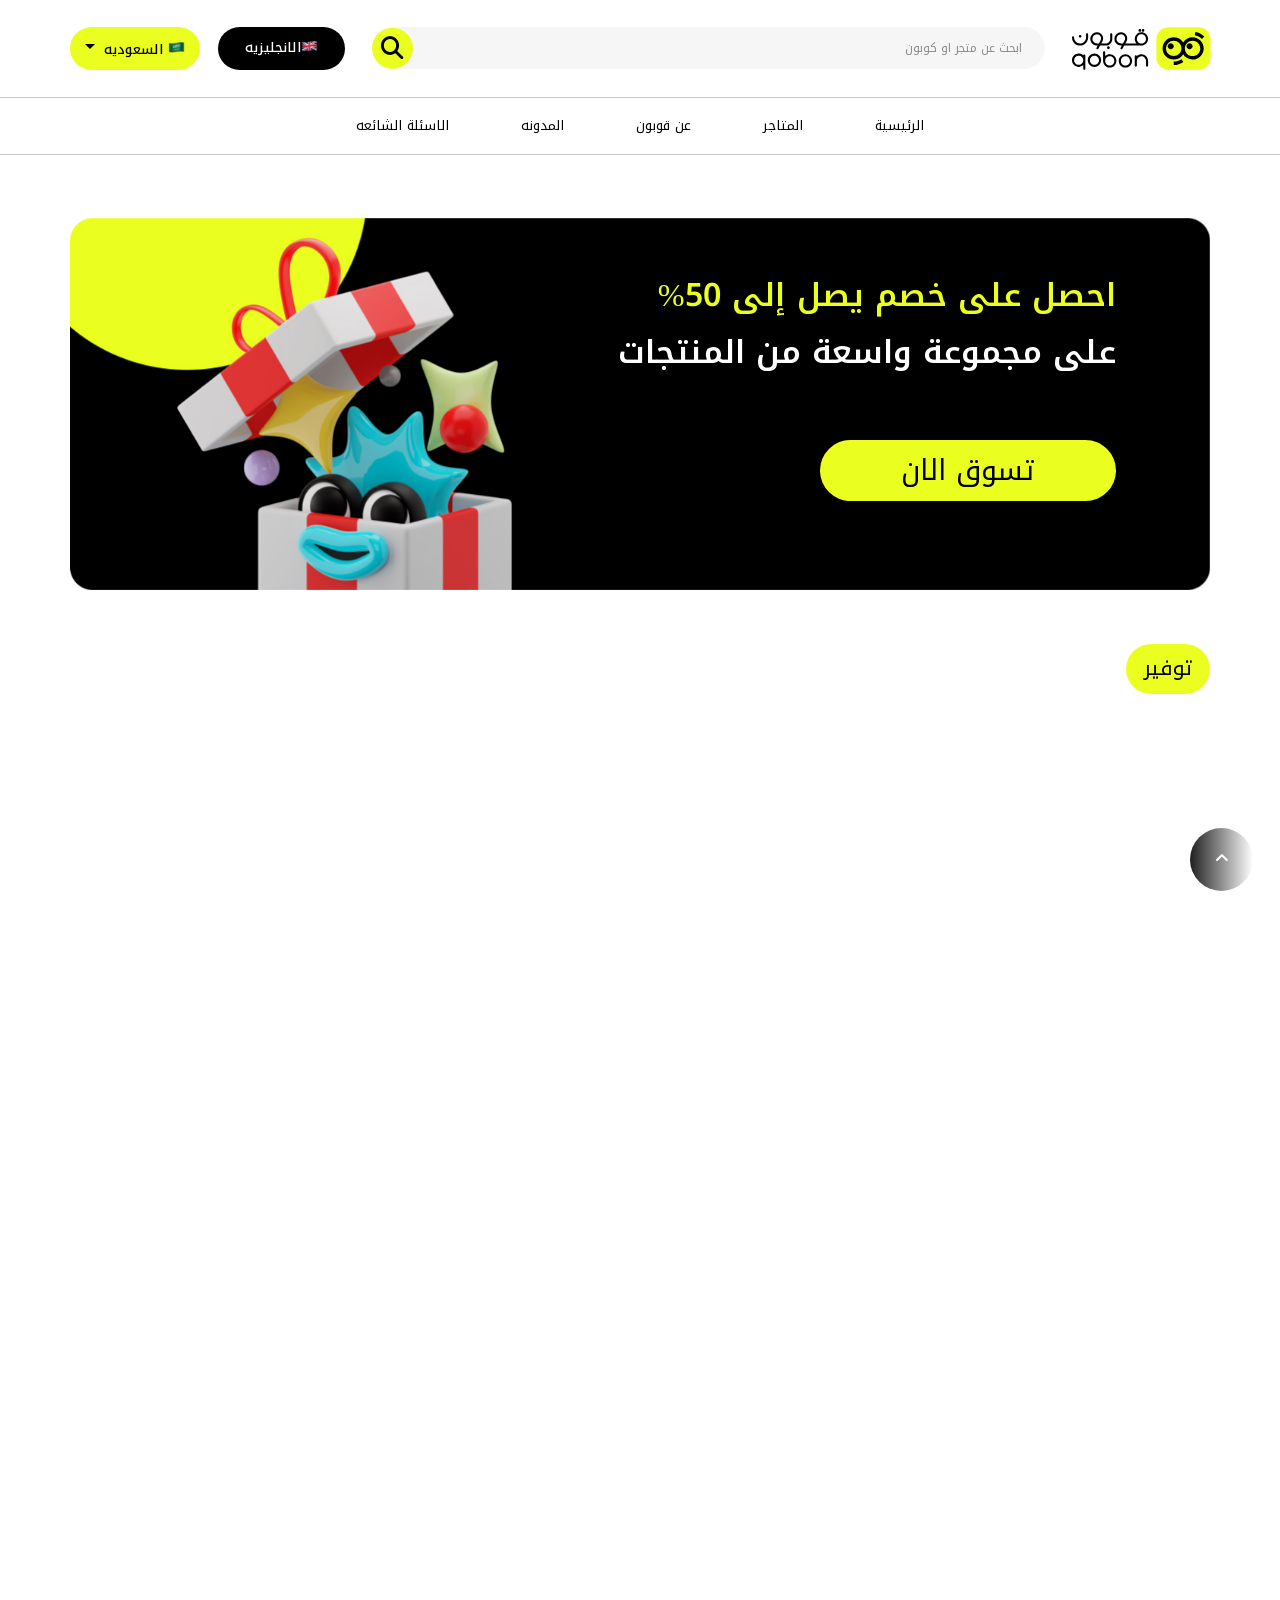
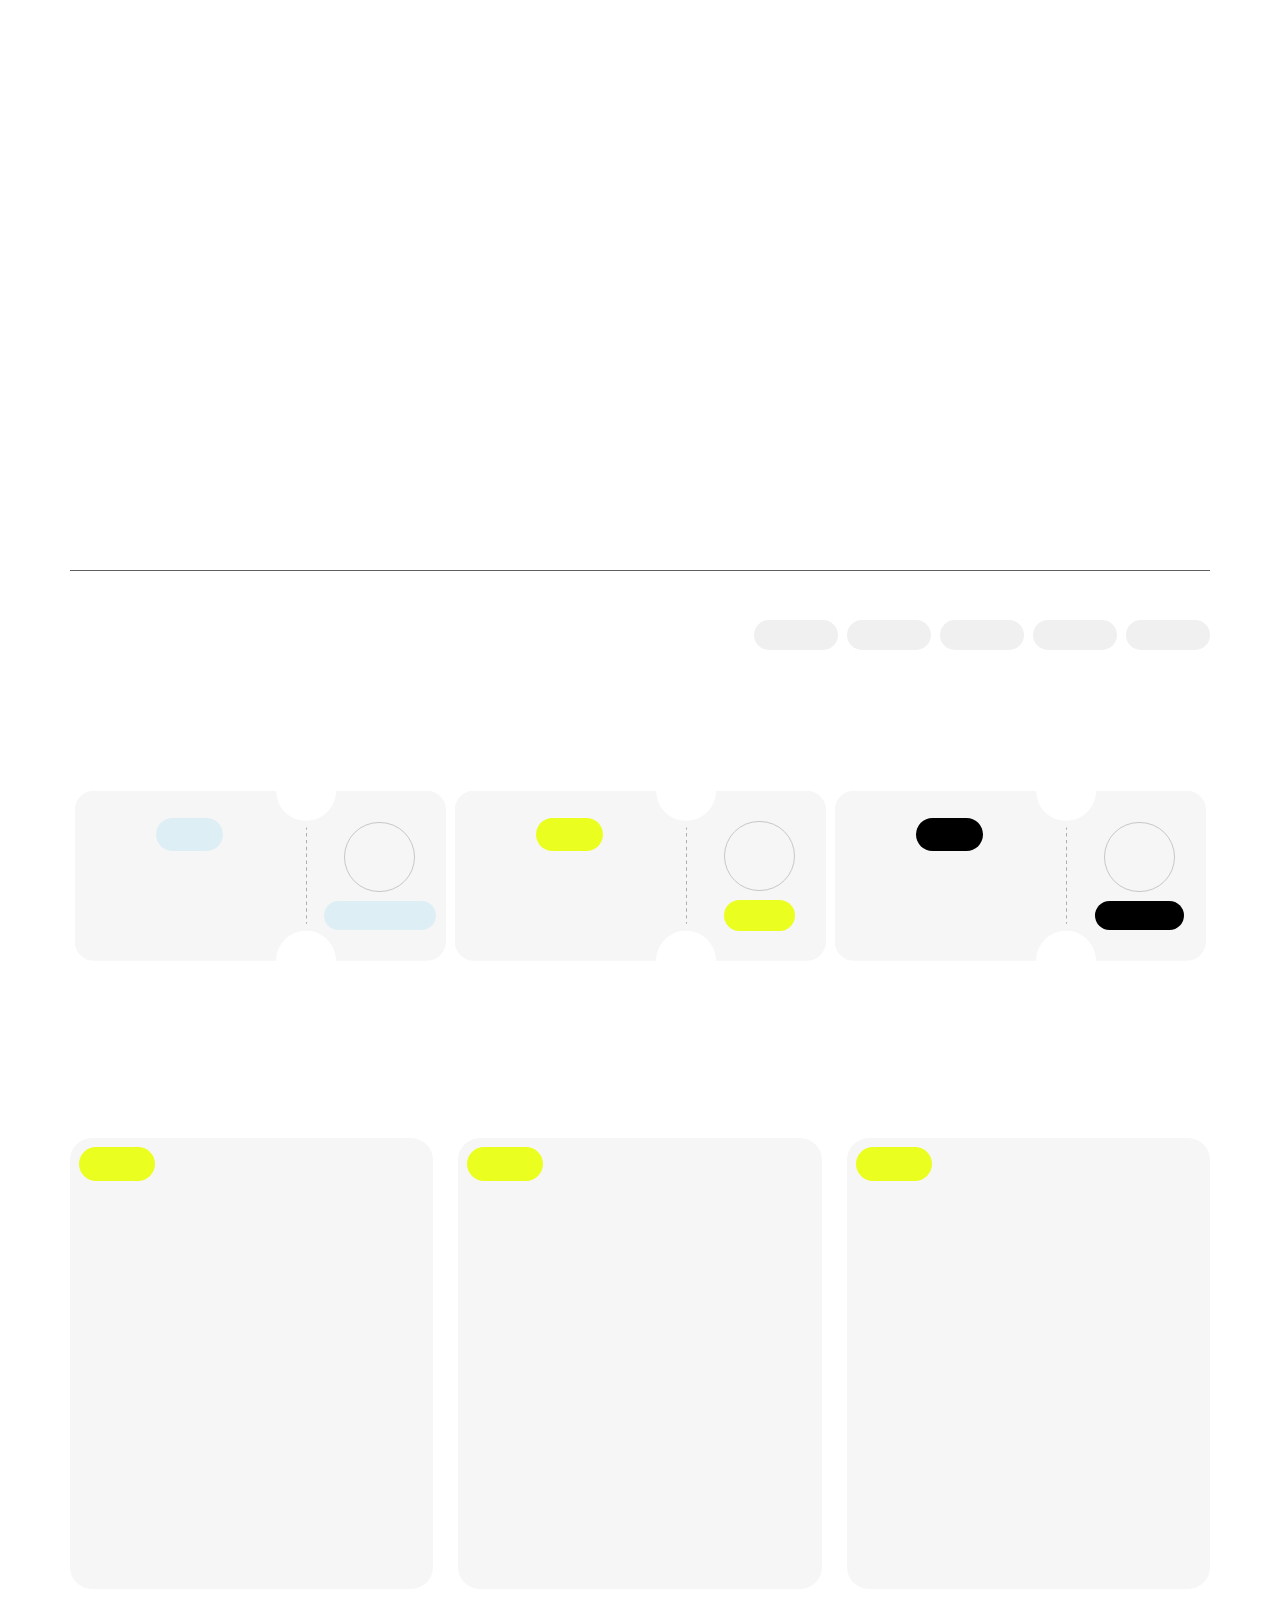
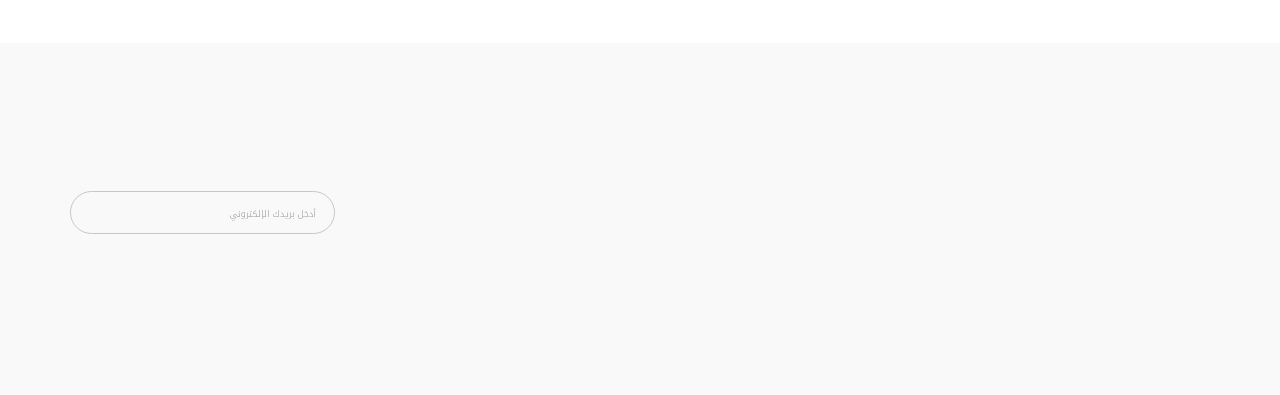
<file: blog-dtls.html>
<!DOCTYPE html>
<html lang="en" dir="rtl">

<head>
    <meta charset="UTF-8">
    <meta name="viewport" content="width=device-width, initial-scale=1.0">
    <title>blog-details</title>
    <link rel="stylesheet" type="text/css" href="./css/bootstrap.rtl.min.css">
    <link rel="stylesheet" type="text/css" href="./css/all.css">
    <link rel="stylesheet" type="text/css" href="./css/owl.carousel.min.css">
    <link rel="stylesheet" type="text/css" href="./css/owl.theme.default.min.css">
    <link rel="stylesheet" href="./css/tsfldr/tscss0.css">
    <link rel="stylesheet" href="./css/tsfldr/tscss1.css">
    <link rel="stylesheet" href="./css/tsfldr/tscss2.css">
    <link rel="stylesheet" href="./css/tsfldr/tscss3.css">
    <link rel="stylesheet" href="./css/aos.css">

</head>

<body class="tspstdtls TSWView tsrtl  position-relative">

    <div id="tsajxbg" class=""></div>
    <div id="tssection-tspgtop"></div>


	<!-- ****************qobon Modal************ -->
	<div class="modal fade p-0" id="staticBackdrop" aria-labelledby="exampleModalToggleLabel" tabindex="-1"
		aria-modal="true" role="dialog">
		<div class="modal-dialog modal-dialog-centered">
			<div class="modal-content">
				<!-- all styles in modal -->
				<style>
					.modal-content {
						background-image: url(./tsimg/qobon-box.png);
						background-size: contain;
						background-repeat: no-repeat;
						background-color: transparent;
						background-position: center;
						max-height: 728.57px;
						aspect-ratio: 995.71/728.57;
						border: 0px !important;


					}

					.modal-footer {
						border: none !important;
					}

					.modal-header {
						border: none !important;
					}

					.modal-dialog {
						max-width: 995.71px;
					}

					.modal-body .discnt_sec {
						border-top: 1px solid black;
						border-bottom: 1px solid black;

					}

					.modal-body .bdg_container {
						width: 7.5em !important;
						height: 7.5em !important;
					}

					@media (min-width: 200px) and (max-width: 767px) {
						.modal-dialog {
							margin: 0rem 0.75rem !important;
						}

						.modal-body .bdg_container img {
							width: 36px;
						}

						.modal-body .tsfs-15 {
							font-size: 8px !important;
						}
						.menu .social-links a i {
						font-size: 15px !important;
						transition: color 0.3s;
					}
					.menu .social-links a {
					
						width: 25px !important;
						height: 25px !important;
				
					}
					}

					@media (min-width: 950px) {
						.modal-body .tsfs-50 {
							font-size: 50px !important;
						}

						.modal-body .tsfs-21 {
							font-size: 21px !important;
						}

						.modal-body .tsfs-34 {
							font-size: 34px !important;
						}

						.modal-body .tsfs-15 {
							font-size: 15px !important;
						}

						.modal-body .tsfs-20 {
							font-size: 20px !important;
						}
					}

					.menu {
						position: relative;
						width: 100%;
						height: 100%;
						display: flex;
						justify-content: center;

					}

					.menu .share-btn {
						position: absolute;

						border-radius: 50%;
						display: flex;
						justify-content: center;
						align-items: center;
						cursor: pointer;
						z-index: 2;

						color: white;
						transition: 0.5s;
					}



					.menu .social-links {
						position: absolute;
						top: 50%;
						left: 50%;
						transform: translate(-50%, -50%);
						width: 60px;
						height: 60px;
						transition: 0.2s ease-in-out;
						opacity: 0;
						z-index: 5;
					}

					.menu .social-links.active {
						opacity: 1;
					}

					.menu .social-links a {
						position: absolute;
						display: flex;
						justify-content: center;
						align-items: center;
						width: 40px;
						height: 40px;
						background: #fff;
						border-radius: 50%;
						text-decoration: none;
						transition: all 0.2s;
						opacity: 0;
						left: 50%;
						top: 50%;
						transform: translate(-50%, -50%) scale(0);
						box-shadow: 0 2px 5px rgba(0, 0, 0, 0.1);
					}

					.menu .social-links a i {
						font-size: 20px;
						transition: color 0.1s;
					}

					/* Social icon colors */
					.menu .social-links a:hover {
						background: #f8f9fa;
						transform: translate(calc(-50% + var(--translate-x)), calc(-50% + var(--translate-y))) scale(1.1);
					}

					.menu .social-links a.whatsapp:hover  {
						color: white;
						background-color: #25d366;
					}

					.menu .social-links a.facebook:hover {
						color: white;
						background-color: #1877f2;
					}

					.menu .social-links a.twitterX:hover {
						color: white;
						background-color: #1da1f2;
					}


					.menu .social-links a.linkedin:hover  {
						color:white;
						background-color: #0a66c2;
					}

					.menu .social-links a.youtube:hover{
						color: #ff0000;
					}

					.menu .social-links a.insta:hover {
						color: white;
						background-color: #c13584;
					}
					.menu .social-links.active a {
						opacity: 1;
						transform: translate(calc(-50% + var(--translate-x)), calc(-50% + var(--translate-y))) scale(1);
					}
				</style>
				<!-- script for share icone -->
				<script>
			
					function arrangeIconsInCircle() {
						const socialLinks = document.querySelectorAll('.social-links a');
						const totalIcons = socialLinks.length;
						var radius = getRadius();



						// Calculate the angle between each icon
						const angleStep = (2 * Math.PI) / totalIcons;

						socialLinks.forEach((link, index) => {
							// Calculate position for each icon
							const angle = index * angleStep - Math.PI / 2; // Start from top
							const x = Math.cos(angle) * radius;
							const y = Math.sin(angle) * radius;

							// Apply the calculated position using CSS custom properties
							link.style.setProperty('--translate-x', `${x}px`);
							link.style.setProperty('--translate-y', `${y}px`);
							link.style.transitionDelay = `${index * 0.05}s`;
						});
					}

					// Function to add new social icon
					function addSocialIcon(iconClass, link = '#') {
						const socialLinks = document.querySelector('.social-links');
						const newLink = document.createElement('a');
						newLink.href = link;

						const icon = document.createElement('i');
						icon.className = iconClass;

						newLink.appendChild(icon);
						socialLinks.appendChild(newLink);

						// Rearrange icons after adding new one
						arrangeIconsInCircle();
					}
					function getRadius() {
						return window.innerWidth <= 768 ? 50 : 90; // 768px is typical tablet/mobile breakpoint
					}

					// Add hover effects
					function initializeHoverEffects() {
						const menu = document.querySelector('.menu');
						const shareBtn = document.querySelector('.share-btn');
						const socialLinks = document.querySelector('.social-links');

						// Function to handle mouse enter
						function handleMouseEnter() {
							socialLinks.classList.add('active');
						}

						// Function to handle mouse leave
						function handleMouseLeave(e) {
							const menuRect = menu.getBoundingClientRect();
							const isMouseInMenu = (
								e.clientX >= menuRect.left &&
								e.clientX <= menuRect.right &&
								e.clientY >= menuRect.top &&
								e.clientY <= menuRect.bottom
							);

							if (!isMouseInMenu) {
								socialLinks.classList.remove('active');
							}
						}

						// Add event listeners
						shareBtn.addEventListener('mouseenter', handleMouseEnter);
						socialLinks.addEventListener('mouseenter', handleMouseEnter);
						menu.addEventListener('mouseleave', handleMouseLeave);
					}

					// Initialize when document is loaded
					document.addEventListener('DOMContentLoaded', () => {
						arrangeIconsInCircle();
						initializeHoverEffects();
					});
				</script>
				<div class="modal-header p-0">
					<!-- exit-icon Here  -->
					<div class="d-flex justify-content-between px-md-5 px-3 pt-md-4 pt-2   w-100 h-100">
						<div></div>
						<i class="tsc-cursorpointer modalExtIcn fas fa-xmark fa-2x " data-bs-dismiss="modal"
							aria-label="Close"></i>
					</div>
				</div>
				<div class="modal-body p-0 px-md-5 px-4">
					<!-- first part >>> logo and discount -->
					<div class="row  px-4">
						<div class="col-7 p-0 ">
							<div class="row ">
								<div class="col-4">
									<div class="bdg_container  px-md-3 px-2 py-md-3 py-2">
										<img class="col-md-12 col-7 " src="./tsimg/qobon-temo.svg" alt="">
									</div>
								</div>
								<div class="col-8">
									<div
										class="d-flex flex-column justify-content-center align-items-start gap-md-3 gap-0 ">
										<span class="TSFntBold tsfs-34 tscl-0 ">تيمو</span>
										<p class="col-md-9 col-12 TSFntLight tsfs-15 tscl-0    ">
											متجر إلكتروني عالمي يقدم تشكيلة واسعة من المنتجات بأسعار منافسة
										</p>
									</div>
								</div>

							</div>
						</div>
						<div class="col-5 p-0">
							<div class="d-flex align-items-center w-100 h-100 ">
								<div
									class="discnt_sec w-100 h-auto py-md-3 py-1  d-flex justify-content-center align-items-center gap-3">
									<div
										class=" bordr60  tsbg-main d-flex justify-content-center  align-items-center   py-md-3 py-2 px-md-3 px-2 ">
										<div class="d-flex justify-content-between gap-2 align-items-center w-100  ">
											<img class="col-5" src="./tsimg/qobon-discount.svg" alt="">
											<span class="TSFntRegular tsfs-21 tscl-0 text-nowrap ">خصم</span>
										</div>
									</div>
									<span class="TSFntBold tsfs-50 tscl-0 text-nowrap">50 ريال</span>
								</div>
							</div>

						</div>
					</div>
					<!-- second part all 3 texts -->
					<div class="d-flex flex-column align-items-start gap-md-3 gap-sm-2 gap-0 px-5 mt-md-4 mt-2">
						<div class="d-flex align-items-start gap-4 ">
							<span class="TSFntMedium tsfs-20 tscl-0">التفاصيل</span>
							<span class="TSFntRegular tsfs-20 tscl-0">كاش باك 80% بحد اقصى 50 ريال - باستثناء العروض -
								(استخدام مره واحده)</span>
						</div>
						<div class="d-flex align-items-start gap-4 ">
							<span class="TSFntMedium tsfs-20 tscl-0">آخر استخدام للكوبون</span>
							<span class="TSFntSemiBold tsfs-20 tscl-text4">منذ ساعة تقريبا</span>
						</div>
						<div class="d-flex align-items-start gap-4 ">
							<span class="TSFntMedium tsfs-20 tscl-0">عدد الاستخدامات</span>
							<span class="TSFntSemiBold tsfs-20 tscl-text4">21039</span>
						</div>
						<hr class="w-100 tsbg-bg4">
					</div>
					<!-- third part all 3 icons -->
					<div class="row row-cols-3 w-100 mt-md-2 mt-0">
						<div class="col ">
							<div class="d-flex justify-content-center h-100 w-100">
								<div class="menu">
									<a href="" class="share-btn z-2">
										<img class=" col-md-12 col-5  " src="./tsimg/qonon-share.svg" alt="">
									</a>
									<div class="social-links ">
										<a class="whatsapp" href="#"><i class="fab fa-whatsapp"></i></a>
										<a class="facebook" href="#"><i class="fab fa-facebook-f"></i></a>
										<a class="twitterX" href="#"><i class="fab fa-twitter"></i></a>
										<a class="linkedin" href="#"><i class="fab fa-linkedin-in"></i></a>
										<a class="youtube" href="#"><i class="fab fa-youtube"></i></a>
										<a class="insta" href="#"><i class="fab fa-instagram"></i></a>
									</div>
								</div>

							</div>
						</div>
						<div class="col ">
							<div class="d-flex justify-content-center">
								<a href="" class="d-flex justify-content-center tsc-cursorpointer tsc-tr06s tsc-tr-top">
									<img class=" col-md-12 col-5 " src="./tsimg/qonon-like.svg" alt="">
								</a>
							</div>
						</div>
						<div class="col">
							<div class=" d-flex justify-content-center tsc-tr06s tsc-tr-down">
								<a href="" class="d-flex justify-content-center tsc-cursorpointer">
									<img class="col-md-12 col-5 " src="./tsimg/qonon-dislike.svg" alt="">
								</a>
							</div>

						</div>
					</div>
					<div class="row mt-md-5 mt-3 w-100">
						<div
							class=" d-flex justify-content-center  align-items-center py-md-3 py-1 px-md-3 px-1 bordr60 tsbg-bg5 position-relative  ">
							<div class="d-flex justify-content-around gap-2 align-items-center w-100  ">
								<span class="TSFntBold tsfs-50 tscl-0 ">T0SM</span>
								<span></span>
							</div>
							<a href=""
								class="d-flex justify-content-center align-items-center position-absolute end-0 h-100 w-50 bordr60 tsbg-bg1 tsc-cursorpointer">
								<span class="TSFntRegular tsfs-34 tscl-F tsc-tr06s tsc-scale">نسخ الكوبون</span>
							</a>
						</div>
					</div>
				</div>


			</div>
		</div>
	</div>
     <!-- Header -->
	 <header id="ts-tophdr" class="h-auto  ts-tophdr ">
		<div class="hdr_super_container h-100 w-100">
			<div class="notCollps-menu mt-4 container d-flex w-100 mt-4 px-md-0 px-4">
				<!-- **** Logo here *****-->
				<a href="#" class=" border-0">
					<!-- Embed SVG with <object> to use it inside javascript -->
					<object id="svgObject" class="tsc-logo-h d-md-block d-none" type="image/svg+xml"
						data="./tsimg/qobon-logo.svg"></object>
					<object id="svgObject" class="tsc-logo-h d-md-none d-block" type="image/svg+xml"
						data="./tsimg/qobon-logo-mob.svg"></object>

				</a>

				<!-- ****** Search input ****** -->
				<div class="position-relative w-100 h-auto hdr_search flex-grow-1 mx-md-4 mx-2 ">
					<input class=" w-100 py-2" type="text" placeholder="ابحث عن متجر او كوبون">
					<a href=""
						class="search_btn d-flex justify-content-center align-items-center position-absolute top-50 end-0  tsc-cursorpointer bordr90 tsbg-main border-0 ">
						<i class="fa fa-search tsfs-30 px-md-2 px-2 py-md-2 py-2 tscl-0"></i>
					</a>
				</div>

				<!-- ***** English button***** -->
				<a href="#"
					class=" hdr_btn1 d-flex justify-content-center align-items-center px-md-4 px-2 py-md-0 py-2  ">
					<div class="TSFntMedium tsfs-18 tscl-F d-flex align-items-center justify-content-between"><i><img
								src="./tsimg/qobon-gb-icon.png" alt=""></i>
						<span class="d-md-block d-none">الانجليزيه</span>
					</div>
				</a>

				<!-- ***** Language selection dropdown***** -->
				<div class="dropdown ms-3 d-md-block d-none">
					<button class="hdr_btn2 btn btn-secondary dropdown-toggle" type="button" id="dropdownMenuButton1"
						data-bs-toggle="dropdown" aria-expanded="false">
						<span class="TSFntMedium tsfs-18 tscl-F"><i><img src="./tsimg/qobon-sa-icon.png" alt=""></i>
							السعوديه </span>
					</button>
					<ul class="dropdown-menu" aria-labelledby="dropdownMenuButton1">
						<li><a class="dropdown-item" href="#"> <span class="TSFntMedium tsfs-18 tscl-0"><i><img
											src="./tsimg/qobon-gb-icon.png" alt=""></i> الانجليزيه </span></a></li>
						<li><a class="dropdown-item" href="#"> <span class="TSFntMedium tsfs-18 tscl-0"><i><img
											src="./tsimg/qobon-gb-icon.png" alt=""></i> الانجليزيه </span></a></li>
						<li><a class="dropdown-item" href="#"> <span class="TSFntMedium tsfs-18 tscl-0"><i><img
											src="./tsimg/qobon-gb-icon.png" alt=""></i> الانجليزيه </span></a></li>
						<li><a class="dropdown-item" href="#"> <span class="TSFntMedium tsfs-18 tscl-0"><i><img
											src="./tsimg/qobon-gb-icon.png" alt=""></i> الانجليزيه </span></a></li>
						<li><a class="dropdown-item" href="#"> <span class="TSFntMedium tsfs-18 tscl-0"><i><img
											src="./tsimg/qobon-gb-icon.png" alt=""></i> الانجليزيه </span></a></li>
						<li><a class="dropdown-item" href="#"> <span class="TSFntMedium tsfs-18 tscl-0"><i><img
											src="./tsimg/qobon-gb-icon.png" alt=""></i> الانجليزيه </span></a></li>
						<li><a class="dropdown-item" href="#"> <span class="TSFntMedium tsfs-18 tscl-0"><i><img
											src="./tsimg/qobon-gb-icon.png" alt=""></i> الانجليزيه </span></a></li>

					</ul>
				</div>

				<!-- *****Menu toggeler button******* -->
				<button class="togglerMnubtn d-md-none d-block navbar-toggler border-0 p-0 ms-2" type="button"
					data-bs-toggle="collapse" data-bs-target="#TopMenuModal" aria-controls="TopMenuModal"
					aria-expanded="false" aria-label="Toggle navigation">
					<img class="togglerMnuIcn" src="./tsimg/qobon-menu-hamborger.svg" alt="">
				</button>
			</div>
			<!--************ Menu ***************-->

			<div class="   topMenu w-100 tsbg-F mt-md-4 mt-0 z-2 " id="topMenu">
				   <div class=" nav_cntnr w-100 h-auto">
					<nav class=" px-md-0 px-4 container main-nav w-100 ">
						<div class="navbar  navbar-expand-md ">
							<div id="TopMenuModal" class=" tsc-top-mnu  collapse navbar-collapse ">
								<!--******** logo and exit icon in mobile ******** -->
								<div class="d-md-none d-block d-flex justify-content-between align align-items-center">
									<img class="tsc-logo-h2" src="./tsimg/qobon-logo.svg" alt="">
									<i class="exit-icon fas fa-xmark exit-icon fa-2x "></i>
								</div>
								<!--********* menu **********  -->
								<ul
									class="tsc-mnu-blk menu-header-menu-ar navbar-nav navbar-nav m-md-auto m-0 d-flex gap-md-5 gap-1 mt-md-0 mt-5">
									<li class="active nav-item  py-md-2 py-0"><a
											class=" tsc-mnu-lnk TSFntRegular tsfs-18 tscl-hdr-mnulnk nav-link "
											href="./index.html">الرئيسية</a></li>
									<li class=" nav-item  py-md-2 py-0"><a
											class="tsc-mnu-lnk TSFntRegular tsfs-18 tscl-hdr-mnulnk nav-link"
											href="./stores.html">
											المتاجر</a></li>
									<li class=" nav-item  py-md-2 py-0"><a
											class="tsc-mnu-lnk TSFntRegular tsfs-18 tscl-hdr-mnulnk nav-link"
											href="./about-us.html">
											عن قوبون</a></li>
									<li class=" nav-item  py-md-2 py-0"><a
											class="tsc-mnu-lnk TSFntRegular tsfs-18 tscl-hdr-mnulnk nav-link"
											href="./blogs.html">المدونه</a>
									</li>
									<li class=" nav-item  py-md-2 py-0"><a
											class="tsc-mnu-lnk TSFntRegular tsfs-18 tscl-hdr-mnulnk nav-link"
											href="./faqs.html">الاسئلة الشائعه</a>
									</li>
	
								</ul>
								<hr class="d-md-none d-block tsbg-bg3">
								<div class="d-md-none d-block d-flex justify-content-md-center justify-content-start align-items-end gap-4 mt-md-0 mt-4 mb-md-0 mb-2 pb-md-0 pb-4">
									<ul class="footer-menu d-flex flex-column gap-2">
										<li class="tsc-tr06s tsc-tr-end"><a class="TSFntLight mnu_link tsfs-18 tscl-0"
												href="#"> العروض
												الحالية</a></li>
										<li class="tsc-tr06s tsc-tr-end"><a class="TSFntLight mnu_link tsfs-18 tscl-0"
												href="#">الشروط
												والاحكام</a></li>
										<li class="tsc-tr06s tsc-tr-end"><a class="TSFntLight mnu_link tsfs-18 tscl-0"
												href="#">سياسة
												الخصوصيه</a></li>
										<li class="tsc-tr06s tsc-tr-end"><a class="TSFntLight mnu_link tsfs-18 tscl-0"
												href="#">اتصل
												بنا</a></li>
									</ul>
									<ul class="footer-menu d-flex flex-column gap-2">
										<li class="tsc-tr06s tsc-tr-end"><a class="TSFntLight mnu_link tsfs-18 tscl-0"
												href="#"> العروض
												الحالية</a></li>
										<li class="tsc-tr06s tsc-tr-end"><a class="TSFntLight mnu_link tsfs-18 tscl-0"
												href="#">الشروط
												والاحكام</a></li>
										<li class="tsc-tr06s tsc-tr-end"><a class="TSFntLight mnu_link tsfs-18 tscl-0"
												href="#">سياسة
												الخصوصيه</a></li>
										<li class="tsc-tr06s tsc-tr-end"><a class="TSFntLight mnu_link tsfs-18 tscl-0"
												href="#">اتصل
												بنا</a></li>
									</ul>
								</div>
								<div class="d-md-none d-block  d-flex gap-4 ">
									<a href="" target="_blank" class="tsc-tr06s tsc-tr-top">
										<i class="fab fa-facebook fa-2x tscl-0"></i>
									</a>
									<a href="" target="_blank" class="tsc-tr06s tsc-tr-top">
										<i class="fab fa-snapchat fa-2x tscl-0"></i>
									</a>
									<a href="" target="_blank" class="tsc-tr06s tsc-tr-top">
										<i class="fab fa-tiktok fa-2x tscl-0"></i>
									</a>
									<a href="" target="_blank" class="tsc-tr06s tsc-tr-top">
										<i class="fab fa-x-twitter fa-2x tscl-0"></i>
									</a>
									<a href="" target="_blank" class="tsc-tr06s tsc-tr-top">
										<i class="fab fa-instagram fa-2x tscl-0"></i>
									</a>
	
								</div>
								<div class="lang_btns d-flex gap-2 d-md-none d-block mt-4">
									<!-- ***********English button************ -->
									<a href="#"
										class=" hdr_btn1 d-flex justify-content-center align-items-center  px-4  py-1  ">
										<div
											class="TSFntMedium tsfs-18 tscl-F d-flex gap-1 align-items-center justify-content-between">
											<i><img src="./tsimg/qobon-gb-icon.png" alt=""></i>
											<span>الانجليزية</span>
										</div>
									</a>
	
									<!-- ***** Language selection dropdown***** -->
									<div class="dropdown ms-3 d-md-none d-block">
										<button class="hdr_btn2 btn btn-secondary dropdown-toggle" type="button"
											id="dropdownMenuButton1" data-bs-toggle="dropdown" aria-expanded="false">
											<span class="TSFntMedium tsfs-18 tscl-F"><i><img src="./tsimg/qobon-sa-icon.png"
														alt=""></i>
												السعودية </span>
										</button>
										<ul class="dropdown-menu" aria-labelledby="dropdownMenuButton1">
											<li><a class="dropdown-item" href="#"> <span
														class="TSFntMedium tsfs-18 tscl-0"><i><img
																src="./tsimg/qobon-gb-icon.png" alt=""></i> الانجليزيه
													</span></a></li>
											<li><a class="dropdown-item" href="#"> <span
														class="TSFntMedium tsfs-18 tscl-0"><i><img
																src="./tsimg/qobon-gb-icon.png" alt=""></i> الانجليزيه
													</span></a></li>
											<li><a class="dropdown-item" href="#"> <span
														class="TSFntMedium tsfs-18 tscl-0"><i><img
																src="./tsimg/qobon-gb-icon.png" alt=""></i> الانجليزيه
													</span></a></li>
											<li><a class="dropdown-item" href="#"> <span
														class="TSFntMedium tsfs-18 tscl-0"><i><img
																src="./tsimg/qobon-gb-icon.png" alt=""></i> الانجليزيه
													</span></a></li>
											<li><a class="dropdown-item" href="#"> <span
														class="TSFntMedium tsfs-18 tscl-0"><i><img
																src="./tsimg/qobon-gb-icon.png" alt=""></i> الانجليزيه
													</span></a></li>
											<li><a class="dropdown-item" href="#"> <span
														class="TSFntMedium tsfs-18 tscl-0"><i><img
																src="./tsimg/qobon-gb-icon.png" alt=""></i> الانجليزيه
													</span></a></li>
											<li><a class="dropdown-item" href="#"> <span
														class="TSFntMedium tsfs-18 tscl-0"><i><img
																src="./tsimg/qobon-gb-icon.png" alt=""></i> الانجليزيه
													</span></a></li>
	
										</ul>
									</div>
								</div>
							</div>
						</div>
					</nav>
				   </div>
				   
				</div>
				
			
		</div>
	</header>
    <!-- Top slider-->
    <section id="tstopslider" class="tsc-sec-tstopslider w-100 h-auto pt-md-5 pt-2">
        <div class="container tsc-slider-container position-relative p-0 pt-2 px-md-0 px-4">

            <div class="owl-carousel owl-theme SliderX    ">
                <div class="tsitem  w-100 position-relative   ">
                    <div class="w-100 h-100 position-relative">
                        <img class="w-100" src="./tsimg/qobon-tophdr.jpg" alt="">
                        <div class=" row w-100 h-100 position-absolute top-0">
                            <div class="col-8 pt-lg-5 pt-md-4 pt-3 ps-lg-5 ps-md-3 ps-4 ms-md-5 ms-4 ">
                                <h2 class="tscl-main">احصل على خصم يصل إلى 50%</h2>
                                <h2 class="tscl-F">على مجموعة واسعة من المنتجات</h2>
                                <button href="#"
                                    class="shpNow border-0 py-md-2 py-2 px-md-5 px-4 w-fit tsbg-main me-3 mt-lg-5 mt-md-4 mt-2 ">
                                    <div class="py-md-0 py-0 px-md-4 px-3">
                                        <span class="TSFntRegular tsfs-41 tscl-0 ">تسوق الان </span>
                                    </div>
                                </button>
                            </div>
                        </div>
                    </div>
                </div>
                <div class="tsitem  w-100 position-relative   ">
                    <div class="w-100 h-100 position-relative">
                        <img class="w-100" src="./tsimg/qobon-tophdr.jpg" alt="">
                        <div class=" row w-100 h-100 position-absolute top-0">
                            <div class="col-8 pt-lg-5 pt-md-4 pt-3 ps-lg-5 ps-md-3 ps-4 ms-md-5 ms-4 ">
                                <h2 class="tscl-main">احصل على خصم يصل إلى 50%</h2>
                                <h2 class="tscl-F">على مجموعة واسعة من المنتجات</h2>
                                <button href="#"
                                    class="shpNow border-0 py-md-2 py-2 px-md-5 px-4 w-fit tsbg-main me-3 mt-lg-5 mt-md-4 mt-2 ">
                                    <div class="py-md-0 py-0 px-md-4 px-3">
                                        <span class="TSFntRegular tsfs-41 tscl-0 ">تسوق الان </span>
                                    </div>
                                </button>
                            </div>
                        </div>
                    </div>
                </div>
                <div class="tsitem  w-100 position-relative   ">
                    <div class="w-100 h-100 position-relative">
                        <img class="w-100" src="./tsimg/qobon-tophdr.jpg" alt="">
                        <div class=" row w-100 h-100 position-absolute top-0">
                            <div class="col-8 pt-lg-5 pt-md-4 pt-3 ps-lg-5 ps-md-3 ps-4 ms-md-5 ms-4 ">
                                <h2 class="tscl-main">احصل على خصم يصل إلى 50%</h2>
                                <h2 class="tscl-F">على مجموعة واسعة من المنتجات</h2>
                                <button href="#"
                                    class="shpNow border-0 py-md-2 py-2 px-md-5 px-4 w-fit tsbg-main me-3 mt-lg-5 mt-md-4 mt-2 ">
                                    <div class="py-md-0 py-0 px-md-4 px-3">
                                        <span class="TSFntRegular tsfs-41 tscl-0 ">تسوق الان </span>
                                    </div>
                                </button>
                            </div>
                        </div>
                    </div>
                </div>
            </div>
        </div>
    </section>

    <!-- tspstslist-->
    <section id="tspstslist" class="tsc-sec-tspstslist w-100 h-auto pt-md-4 pt-2">
        <div class="container px-md-0 px-4">
            <div
                class=" d-flex justify-content-center  align-items-center  bordr60 tsbg-main py-2 px-md-3 px-1 mt-md-4 mt-3 w-fit ">
                <span class="TSFntRegular tsfs-28 tscl-0 text-nowrap ">توفير</span>
            </div>

        </div>
    </section>

    <!-- tspstcntnt -->
    <section id="tspstcntnt" class="tsc-sec-tspstcntnt w-100 h-auto pt-md-4 pt-2">
        <div class="container px-md-0 px-4">
            <h1 class="TSFntSemiBold tsfs-50 tscl-0  mt-md-2">الغاية هي الشكل وليس المحتوى</h1>
            <p class="p2 tscl-0 my-md-5 my-3">
                هنالك العديد من الأنواع المتوفرة لنصوص لوريم إيبسوم، ولكن الغالبية تم تعديلها بشكل ما عبر إدخال بعض
                النوادر أو الكلمات العشوائية إلى النص. إن كنت تريد أن تستخدم نص لوريم إيبسوم ما، عليك أن تتحقق أولاً أن
                ليس هناك أي كلمات أو عبارات محرجة أو غير لائقة مخبأة في هذا النص. بينما تعمل جميع مولّدات نصوص لوريم
                إيبسوم على الإنترنت على إعادة تكرار مقاطع من نص لوريم إيبسوم نفسه عدة مرات بما تتطلبه الحاجة، يقوم
                مولّدنا هذا باستخدام كلمات من قاموس يحوي على أكثر من 200 كلمة لا تينية، مضاف إليها مجموعة من الجمل
                النموذجية، لتكوين نص لوريم إيبسوم ذو شكل منطقي قريب إلى النص الحقيقي. وبالتالي يكون النص الناتح خالي من
                التكرار، أو أي كلمات أو عبارات غير لائقة أو ما شابه. وهذا ما يجعله أول مولّد نص لوريم إيبسوم حقيقي على
                الإنترنت.
                هنالك العديد من الأنواع المتوفرة لنصوص لوريم إيبسوم، ولكن الغالبية تم تعديلها بشكل ما عبر إدخال بعض
                النوادر أو الكلمات العشوائية إلى النص. إن كنت تريد أن تستخدم نص لوريم إيبسوم ما، عليك أن تتحقق أولاً أن
                ليس هناك أي كلمات أو عبارات محرجة أو غير لائقة مخبأة في هذا النص. بينما تعمل جميع مولّدات نصوص لوريم
                إيبسوم على الإنترنت على إعادة تكرار مقاطع من نص لوريم إيبسوم نفسه عدة مرات بما تتطلبه الحاجة، يقوم
                مولّدنا هذا باستخدام كلمات من قاموس يحوي على أكثر من 200 كلمة لا تينية، مضاف إليها مجموعة من الجمل
                النموذجية، لتكوين نص لوريم إيبسوم ذو شكل منطقي قريب إلى النص الحقيقي. وبالتالي يكون النص الناتح خالي من
                التكرار، أو أي كلمات أو عبارات غير لائقة أو ما شابه. وهذا ما يجعله أول مولّد نص لوريم إيبسوم حقيقي على
                الإنترنت.هنالك العديد من الأنواع المتوفرة لنصوص لوريم إيبسوم، ولكن الغالبية تم تعديلها بشكل ما عبر إدخال
                بعض النوادر أو الكلمات العشوائية إلى النص. إن كنت تريد أن تستخدم نص لوريم إيبسوم ما، عليك أن تتحقق أولاً
                أن ليس هناك أي كلمات أو عبارات محرجة أو غير لائقة مخبأة في هذا النص. بينما تعمل جميع مولّدات نصوص لوريم
                إيبسوم على الإنترنت على إعادة تكرار مقاطع من نص لوريم إيبسوم نفسه عدة مرات بما تتطلبه الحاجة، يقوم
                مولّدنا هذا باستخدام كلمات من قاموس يحوي على أكثر من 200 كلمة لا تينية، مضاف إليها مجموعة من الجمل
                النموذجية، لتكوين نص لوريم إيبسوم ذو شكل منطقي قريب إلى النص الحقيقي. وبالتالي يكون النص الناتح خالي من
                التكرار، أو أي كلمات أو عبارات غير لائقة أو ما شابه. وهذا ما يجعله أول مولّد نص لوريم إيبسوم حقيقي على
                الإنترنت.
                هنالك العديد من الأنواع المتوفرة لنصوص لوريم إيبسوم، ولكن الغالبية تم تعديلها بشكل ما عبر إدخال بعض
                النوادر أو الكلمات العشوائية إلى النص. إن كنت تريد أن تستخدم نص لوريم إيبسوم ما، عليك أن تتحقق أولاً أن
                ليس هناك أي كلمات أو عبارات محرجة أو غير لائقة مخبأة في هذا النص. بينما تعمل جميع مولّدات نصوص لوريم
                إيبسوم على الإنترنت على إعادة تكرار مقاطع من نص لوريم إيبسوم نفسه عدة مرات بما تتطلبه الحاجة، يقوم
                مولّدنا هذا باستخدام كلمات من قاموس يحوي على أكثر من 200 كلمة لا تينية، مضاف إليها مجموعة من الجمل
                النموذجية، لتكوين نص لوريم إيبسوم ذو شكل منطقي قريب إلى النص الحقيقي. وبالتالي يكون النص الناتح خالي من
                التكرار، أو أي كلمات أو عبارات غير لائقة أو ما شابه. وهذا ما يجعله أول مولّد نص لوريم إيبسوم حقيقي على
                الإنترنت.
                هنالك العديد من الأنواع المتوفرة لنصوص لوريم إيبسوم، ولكن الغالبية تم تعديلها بشكل ما عبر إدخال بعض
                النوادر أو الكلمات العشوائية إلى النص. إن كنت تريد أن تستخدم نص لوريم إيبسوم ما، عليك أن تتحقق أولاً أن
                ليس هناك أي كلمات أو عبارات محرجة أو غير لائقة مخبأة في هذا النص. بينما تعمل جميع مولّدات نصوص لوريم
                إيبسوم على الإنترنت على إعادة تكرار مقاطع من نص لوريم إيبسوم نفسه عدة مرات بما تتطلبه الحاجة، يقوم
                مولّدنا هذا باستخدام كلمات من قاموس يحوي على أكثر من 200 كلمة لا تينية، مضاف إليها مجموعة من الجمل
                النموذجية، لتكوين نص لوريم إيبسوم ذو شكل منطقي قريب إلى النص الحقيقي. وبالتالي يكون النص الناتح خالي من
                التكرار، أو أي كلمات أو عبارات غير لائقة أو ما شابه. وهذا ما يجعله أول مولّد نص لوريم إيبسوم حقيقي على
                الإنترنت.
                هنالك العديد من الأنواع المتوفرة لنصوص لوريم إيبسوم، ولكن الغالبية تم تعديلها بشكل ما عبر إدخال بعض
                النوادر أو الكلمات العشوائية إلى النص. إن كنت تريد أن تستخدم نص لوريم إيبسوم ما، عليك أن تتحقق أولاً أن
                ليس هناك أي كلمات أو عبارات محرجة أو غير لائقة مخبأة في هذا النص. بينما تعمل جميع مولّدات نصوص لوريم
                إيبسوم على الإنترنت على إعادة تكرار مقاطع من نص لوريم إيبسوم نفسه عدة مرات بما تتطلبه الحاجة، يقوم
                مولّدنا هذا باستخدام كلمات من قاموس يحوي على أكثر من 200 كلمة لا تينية، مضاف إليها مجموعة من الجمل
                النموذجية، لتكوين نص لوريم إيبسوم ذو شكل منطقي قريب إلى النص الحقيقي. وبالتالي يكون النص الناتح خالي من
                التكرار، أو أي كلمات أو عبارات غير لائقة أو ما شابه. وهذا ما يجعله أول مولّد نص لوريم إيبسوم حقيقي على
                الإنترنت.هنالك العديد من الأنواع المتوفرة لنصوص لوريم إيبسوم، ولكن الغالبية تم تعديلها بشكل ما عبر إدخال
                بعض النوادر أو الكلمات العشوائية إلى النص. إن كنت تريد أن تستخدم نص لوريم إيبسوم ما، عليك أن تتحقق أولاً
                أن ليس هناك أي كلمات أو عبارات محرجة أو غير لائقة مخبأة في هذا النص. بينما تعمل جميع مولّدات نصوص لوريم
                إيبسوم على الإنترنت على إعادة تكرار مقاطع من نص لوريم إيبسوم نفسه عدة مرات بما تتطلبه الحاجة، يقوم
                مولّدنا هذا باستخدام كلمات من قاموس يحوي على أكثر من 200 كلمة لا تينية، مضاف إليها مجموعة من الجمل
                النموذجية، لتكوين نص لوريم إيبسوم ذو شكل منطقي قريب إلى النص الحقيقي. وبالتالي يكون النص الناتح خالي من
                التكرار، أو أي كلمات أو عبارات غير لائقة أو ما شابه. وهذا ما يجعله أول مولّد نص لوريم إيبسوم حقيقي على
                الإنترنت.
            </p>
        </div>

    </section>

    <!-- tsrelqbns -->
    <hr class="container tsbg-bg6">
    <section id="tsrelqbns" class="tsc-sec-tsrelqbns w-100 h-auto pt-md-1 pt-2">
        <div class="container px-md-0 px-4">
            <!-- top tages section -->
            <div class="d-flex align-items-center gap-2">
                <div
                    class=" d-flex justify-content-center  align-items-center  bordr60 tsbg-bg7 py-1 px-md-4 px-1 mt-md-4 mt-3 w-fit ">
                    <span class="TSFntRegular tsfs-18 tscl-0 text-nowrap ">توفير</span>
                </div>
                <div
                    class=" d-flex justify-content-center  align-items-center  bordr60 tsbg-bg7 py-1 px-md-4 px-1 mt-md-4 mt-3 w-fit ">
                    <span class="TSFntRegular tsfs-18 tscl-0 text-nowrap ">توفير</span>
                </div>
                <div
                    class=" d-flex justify-content-center  align-items-center  bordr60 tsbg-bg7 py-1 px-md-4 px-1 mt-md-4 mt-3 w-fit ">
                    <span class="TSFntRegular tsfs-18 tscl-0 text-nowrap ">توفير</span>
                </div>
                <div
                    class=" d-flex justify-content-center  align-items-center  bordr60 tsbg-bg7 py-1 px-md-4 px-1 mt-md-4 mt-3 w-fit ">
                    <span class="TSFntRegular tsfs-18 tscl-0 text-nowrap ">توفير</span>
                </div>
                <div
                    class=" d-flex justify-content-center  align-items-center  bordr60 tsbg-bg7 py-1 px-md-4 px-1 mt-md-4 mt-3 w-fit ">
                    <span class="TSFntRegular tsfs-18 tscl-0 text-nowrap ">توفير</span>
                </div>
            </div>
            <div class="container p-0 px-md-0 px-4">
                <h3 class="mt-md-5 pt-md-4 pt-0 mt-3">الكوبونات المذكورة بالمقال</h3>
                <div class="owl-carousel owl-theme SliderX  mt-md-4 mt-4 text-nowrap ">
                    <div class="tsitem p-0 px-1 mb-2 position-relative">
                        <!-- bg qbn card here -->
                        <div class="w-100 h-100 Qobn_bg"></div>
                        <div class="row position-absolute top-0 w-100 h-100">
                            <div
                                class="col-5 d-flex flex-column justify-content-center align-items-center gap-md-2 gap-1">
                                <div class="bdg_container  px-md-2 px-2 py-md-2 py-2">
                                    <img class="col-md-7 col-10 " src="./tsimg/qobon-puma.svg" alt="">
                                </div>
                                <div
                                    class=" bordr60  tsbg-0 d-flex justify-content-center  align-items-center py-1 px-md-2 px-1 ">
                                    <div
                                        class="d-flex justify-content-between gap-md-2 gap-1 align-items-center w-100  ">
                                        <img src="./tsimg/qobon-wallet.svg" alt="">
                                        <span class="TSFntRegular tsfs-14 tscl-main text-nowrap">كاش باك</span>
                                    </div>
                                </div>
                            </div>
                            <div
                                class="col-7 d-flex flex-column justify-content-center align-items-center gap-md-3 gap-1">
                                <div
                                    class=" bordr60  tsbg-0 d-flex justify-content-center  align-items-center gap-2 position-relative py-1 px-md-3 px-md-2 px-1 ">
                                    <div class="d-flex justify-content-between  align-items-center w-100  ">

                                        <span class="TSFntBold tsfs-21 tscl-main text-nowrap">20%</span>
                                    </div>
                                </div>
                                <span class="TSFntMedium tsfs-18 text-nowrap">يشمل حجوزات الطيران</span>
                                <a href=""
                                    class=" bordr60  tsbg-bg1 d-flex justify-content-center  align-items-center gap-2 position-relative py-1 px-md-4 px-2 "
                                    data-bs-toggle="modal" data-bs-target="#staticBackdrop">
                                    <div class="d-flex justify-content-between  align-items-center w-100  ">

                                        <span class="TSFntRegular tsfs-16 tscl-F text-nowrap ">استخدم الكوبون</span>
                                    </div>
                                </a>
                            </div>
                        </div>
                    </div>
                    <div class="tsitem p-0 px-1 mb-2 position-relative">
                        <div class="w-100 h-100 Qobn_bg"></div>
                        <div class="row position-absolute top-0 w-100 h-100">
                            <div
                                class="col-5 d-flex flex-column justify-content-center align-items-center gap-md-2 gap-1">
                                <div class="bdg_container  px-md-2 px-2 py-md-2 py-2">
                                    <img class="col-md-7 col-10 " src="./tsimg/qobon-puma.svg" alt="">

                                </div>
                                <div
                                    class=" bordr60  tsbg-main d-flex justify-content-center  align-items-center py-1 px-md-2 px-1 ">
                                    <div
                                        class="d-flex justify-content-between gap-md-2 gap-1 align-items-center w-100  ">
                                        <img src="./tsimg/qobon-discount.svg" alt="">
                                        <span class="TSFntRegular tsfs-14 tscl-0 text-nowrap">خصم</span>
                                    </div>
                                </div>
                            </div>
                            <div
                                class="col-7 d-flex flex-column justify-content-center align-items-center gap-md-3 gap-1">
                                <div
                                    class=" bordr60  tsbg-main d-flex justify-content-center  align-items-center gap-2 position-relative py-1 px-md-3 px-md-2 px-1 ">
                                    <div class="d-flex justify-content-between  align-items-center w-100  ">

                                        <span class="TSFntBold tsfs-21 tscl-0 text-nowrap ">20%</span>
                                    </div>
                                </div>
                                <span class="TSFntMedium tsfs-18 text-nowrap">يشمل جميع المنتجات</span>
                                <a href=""
                                    class=" bordr60  tsbg-bg1 d-flex justify-content-center  align-items-center gap-2 position-relative py-1 px-md-4 px-2 "
                                    data-bs-toggle="modal" data-bs-target="#staticBackdrop">
                                    <div class="d-flex justify-content-between  align-items-center w-100  ">

                                        <span class="TSFntRegular tsfs-16 tscl-F text-nowrap ">استخدم الكوبون</span>
                                    </div>
                                </a>
                            </div>
                        </div>
                    </div>
                    <div class="tsitem p-0 px-1 mb-2 position-relative">
                        <div class="w-100 h-100 Qobn_bg"></div>
                        <div class="row position-absolute top-0 w-100 h-100">
                            <div
                                class="col-5 d-flex flex-column justify-content-center align-items-center gap-md-2 gap-1">
                                <div class="bdg_container  px-md-2 px-2 py-md-2 py-2">
                                    <img class="col-md-7 col-10 " src="./tsimg/qobon-puma.svg" alt="">

                                </div>
                                <div
                                    class=" bordr60  tsbg-tag1 d-flex justify-content-center  align-items-center py-1 px-md-2 px-1 ">
                                    <div
                                        class="d-flex justify-content-between gap-md-2 gap-1 align-items-center w-100  ">
                                        <img src="./tsimg/qobon-free.svg" alt="">
                                        <span class="TSFntRegular tsfs-14 tscl-0 text-nowrap">توصيل مجاني</span>
                                    </div>
                                </div>
                            </div>
                            <div
                                class="col-7 d-flex flex-column justify-content-center align-items-center gap-md-3 gap-1">
                                <div
                                    class=" bordr60  tsbg-tag1 d-flex justify-content-center  align-items-center gap-2 position-relative py-1 px-md-3 px-md-2 px-1 ">
                                    <div class="d-flex justify-content-between  align-items-center w-100  ">

                                        <span class="TSFntBold tsfs-21 tscl-0 text-nowrap ">20%</span>
                                    </div>
                                </div>
                                <span class="TSFntMedium tsfs-18 text-nowrap">يشمل جميع المنتجات</span>
                                <a href=""
                                    class=" bordr60  tsbg-bg1 d-flex justify-content-center  align-items-center gap-2 position-relative py-1 px-md-4 px-2 "
                                    data-bs-toggle="modal" data-bs-target="#staticBackdrop">
                                    <div class="d-flex justify-content-between  align-items-center w-100  ">

                                        <span class="TSFntRegular tsfs-16 tscl-F text-nowrap ">استخدم الكوبون</span>
                                    </div>
                                </a>
                            </div>
                        </div>
                    </div>
                </div>
            </div>
        </div>

    </section>

    <!-- related posts  -->
    <section id="tsrelpsts" class="tsc-sec-tsrelpsts w-100 h-auto mt-md-3 pt-md-5 pt-2">
        <div class="container px-md-0 px-4">
            <div class="row w-100 h-auto">
                <h3 class="tscl-0">مقالات ذات صلة</h3>
            </div>
        </div>
        <div class="container p-0 px-md-0 px-4">
            <div class="owl-carousel owl-theme SliderX  mt-md-5 mt-4 text-nowrap ">
                <div class="tsitem  w-100 position-relative overflow-hidden bordrRds22">
                    <div class="h-100 w-100 position-relative tsbg-card-bg ">
                        <div class="d-flex flex-column">
                            <img src="./tsimg/qobon-blogimg.jpg" alt="">
                            <div class="px-4 h-100 pt-2">
                                <span class="TSFntRegular tsfs-16 tscl-text2 ">November 18, 2024</span>
                                <h4 class="tscl-0">الغاية هي الشكل وليس المحتوى</h4>
                                <p class=" col-11 p4 tscl-0 text-wrap  tsc-text-justify text-start">هناك حقيقة مثبتة
                                    منذ زمن طويل وهي أن المحتوى المقروء لصفحة ما سيلهي القارئ عن التركيز على الشكل
                                    الخارجي للنص أو شكل توضع الفقرات في الصفحة التي يقرأها. ولذلك يتم استخدام طريقة
                                    لوريم إيبسوم لأنها تعطي توزيعاَ</p>
                            </div>
                            <div class="gt-mor-btn pt-2 px-2 w-100 pb-2">
                                <a href="./blog-dtls.html"
                                    class="d-flex justify-content-center  align-items-center bordr30  tsbg-0 py-2  ">
                                    <span class="TSFntMedium tsfs-18 tscl-F text-nowrap ">اعرض المزيد</span>
                                </a>
                            </div>

                        </div>
                        <div
                            class="d-flex justify-content-center align-items-center gap-2 bordr60 tsbg-main py-1 px-md-3 px-1 position-absolute top-0 end-0 me-2 mt-2">
                            <div class="d-flex justify-content-between  align-items-center w-100  ">

                                <span class="TSFntRegular tsfs-22 tscl-0 text-nowrap ">توفير</span>
                            </div>
                        </div>
                    </div>
                </div>
                <div class="tsitem  w-100 position-relative overflow-hidden bordrRds22">
                    <div class="h-100 w-100 position-relative tsbg-card-bg ">
                        <div class="d-flex flex-column">
                            <img src="./tsimg/qobon-blogimg.jpg" alt="">
                            <div class="px-4 h-100 pt-2">
                                <span class="TSFntRegular tsfs-16 tscl-text2 ">November 18, 2024</span>
                                <h4 class="tscl-0">الغاية هي الشكل وليس المحتوى</h4>
                                <p class=" col-11 p4 tscl-0 text-wrap  tsc-text-justify text-start">هناك حقيقة مثبتة
                                    منذ زمن طويل وهي أن المحتوى المقروء لصفحة ما سيلهي القارئ عن التركيز على الشكل
                                    الخارجي للنص أو شكل توضع الفقرات في الصفحة التي يقرأها. ولذلك يتم استخدام طريقة
                                    لوريم إيبسوم لأنها تعطي توزيعاَ</p>
                            </div>
                            <div class="gt-mor-btn pt-2 px-2 w-100 pb-2">
                                <a href="./blog-dtls.html"
                                    class="d-flex justify-content-center  align-items-center bordr30  tsbg-0 py-2  ">
                                    <span class="TSFntMedium tsfs-18 tscl-F text-nowrap ">اعرض المزيد</span>
                                </a>
                            </div>

                        </div>
                        <div
                            class="d-flex justify-content-center align-items-center gap-2 bordr60 tsbg-main py-1 px-md-3 px-1 position-absolute top-0 end-0 me-2 mt-2">
                            <div class="d-flex justify-content-between  align-items-center w-100  ">

                                <span class="TSFntRegular tsfs-22 tscl-0 text-nowrap ">توفير</span>
                            </div>
                        </div>
                    </div>
                </div>
                <div class="tsitem  w-100 position-relative overflow-hidden bordrRds22">
                    <div class="h-100 w-100 position-relative tsbg-card-bg ">
                        <div class="d-flex flex-column">
                            <img src="./tsimg/qobon-blogimg.jpg" alt="">
                            <div class="px-4 h-100 pt-2">
                                <span class="TSFntRegular tsfs-16 tscl-text2 ">November 18, 2024</span>
                                <h4 class="tscl-0">الغاية هي الشكل وليس المحتوى</h4>
                                <p class=" col-11 p4 tscl-0 text-wrap  tsc-text-justify text-start">هناك حقيقة مثبتة
                                    منذ زمن طويل وهي أن المحتوى المقروء لصفحة ما سيلهي القارئ عن التركيز على الشكل
                                    الخارجي للنص أو شكل توضع الفقرات في الصفحة التي يقرأها. ولذلك يتم استخدام طريقة
                                    لوريم إيبسوم لأنها تعطي توزيعاَ</p>
                            </div>
                            <div class="gt-mor-btn pt-2 px-2 w-100 pb-2">
                                <a href="./blog-dtls.html"
                                    class="d-flex justify-content-center  align-items-center bordr30  tsbg-0 py-2  ">
                                    <span class="TSFntMedium tsfs-18 tscl-F text-nowrap ">اعرض المزيد</span>
                                </a>
                            </div>

                        </div>
                        <div
                            class="d-flex justify-content-center align-items-center gap-2 bordr60 tsbg-main py-1 px-md-3 px-1 position-absolute top-0 end-0 me-2 mt-2">
                            <div class="d-flex justify-content-between  align-items-center w-100  ">

                                <span class="TSFntRegular tsfs-22 tscl-0 text-nowrap ">توفير</span>
                            </div>
                        </div>
                    </div>
                </div>
            </div>
        </div>
    </section>
    <!-- Footer -->
	<footer class=" w-100 h-auto tsbg-ftr-bg position-relative pt-md-5 pt-4 pb-md-5 pb-5 mt-5 ">
		<div class="container p-0 pt-md-4 pt-5 pb-md-5 pb-5 px-md-0 px-4 ">
			<div class="row">
				<div class="col-md-3 col-12 d-flex flex-column justify-content-center gap-4">
					<img class="tsc-logo-f" src="./tsimg/qobon-logo.svg" alt="">
					<p class="text1 col-md-12 col-7 TSFntLight tsfs-18 tscl-0">
						منصة توفر أفضل العروض والخصومات على المنتجات والخدمات. نحن هنا لمساعدتك في توفير المال أثناء
						التسوق عبر الإنترنت.
					</p>
				</div>
				<div
					class="col-md-6 col-12 d-flex justify-content-md-center justify-content-start align-items-end gap-5 mt-md-0 mt-4 mb-md-0 mb-5 pb-md-0 pb-5">
					<ul class="footer-menu d-flex flex-column gap-2">
						<li class="tsc-tr06s tsc-tr-end"><a class="TSFntLight mnu_link tsfs-18 tscl-0" href="#">عروض
								الشهر</a></li>
						<li class="tsc-tr06s tsc-tr-end"><a class="TSFntLight mnu_link tsfs-18 tscl-0"
								href="#">المتاجر</a></li>
						<li class="tsc-tr06s tsc-tr-end"><a class="TSFntLight mnu_link tsfs-18 tscl-0" href="./about-us.html">عن
								قوبون</a></li>
						<li class="tsc-tr06s tsc-tr-end"><a class="TSFntLight mnu_link tsfs-18 tscl-0"
								href="./blogs.html">المدونه</a></li>
					</ul>
					<ul class="footer-menu d-flex flex-column gap-2">
						<li class="tsc-tr06s tsc-tr-end"><a class="TSFntLight mnu_link tsfs-18 tscl-0" href="#tsnewoffers"> العروض
								الحالية</a></li>
						<li class="tsc-tr06s tsc-tr-end"><a class="TSFntLight mnu_link tsfs-18 tscl-0" href="./terms.html">الشروط
								والاحكام</a></li>
						<li class="tsc-tr06s tsc-tr-end"><a class="TSFntLight mnu_link tsfs-18 tscl-0" href="./privacy.html">سياسة
								الخصوصيه</a></li>
						<li class="tsc-tr06s tsc-tr-end"><a class="TSFntLight mnu_link tsfs-18 tscl-0" href="#">اتصل
								بنا</a></li>
					</ul>
				</div>
				<div class="col-md-3 col-12 d-flex flex-column justify-content-end align-items-start gap-md-3 gap-2">
					<span class="d-md-block d-none TSFntLight tsfs-18 tscl-0">ابقَ على اطلاع بالعروض الحصرية</span>
					<div class="position-relative w-100 h-auto ">
						<input class="bordr90  bg-transparent tscl-ftr-plc-hdr w-100 py-md-2 py-3 ps-3" type="text"
							placeholder="أدخل بريدك الإلكتروني">
						<a href=""
							class="mail-btn d-flex justify-content-center align-items-center position-absolute top-50 end-0  tsc-cursorpointer bordr90 tsbg-main border-0 ">
							<i class="fa fa-arrow-left tsfs-22 px-md-2 px-3 py-md-2 py-3 tscl-0"></i>
						</a>
					</div>
					<div class="d-flex gap-2">
						<a href="" target="_blank" class="tsc-tr06s tsc-tr-top">
							<i class="fab fa-facebook fa-2x tscl-0"></i>
						</a>
						<a href="" target="_blank" class="tsc-tr06s tsc-tr-top">
							<i class="fab fa-snapchat fa-2x tscl-0"></i>
						</a>
						<a href="" target="_blank" class="tsc-tr06s tsc-tr-top">
							<i class="fab fa-tiktok fa-2x tscl-0"></i>
						</a>
						<a href="" target="_blank" class="tsc-tr06s tsc-tr-top">
							<i class="fab fa-x-twitter fa-2x tscl-0"></i>
						</a>
						<a href="" target="_blank" class="tsc-tr06s tsc-tr-top">
							<i class="fab fa-instagram fa-2x tscl-0"></i>
						</a>

					</div>
				</div>
			</div>
		</div>

	</footer>




    <!-- gotop icon -->
    <div id="ts-gototop" class="text-center position-fixed bottom-0 ms-4 mb-2 rounded-circle">
        <i class="fa-solid fa-angle-up"></i>
    </div>

    <div style="display: none!important;"><a href="https://shaghf.co/" target="-blank">Developed for
            www.shaghf.co/</a>&nbsp;-&nbsp;<a href="https://tiknosoft.com/" target="-blank">Powered By TiknoSoft
            Technologies</a></div>
    <style id="TSCSSIn-inline-css" type="text/css">
        .ts-tophdr {
            background-color: var(--tscl-ebe6e4);
        }
    </style>


    <script src="./js/jquery-3.5.1.min.js"></script>
    <script src="./js/popper.min.js"></script>
    <script src="./js/owl.carousel.min.js"></script>
    <script src="./js/bootstrap.min.js"></script>

    <script src="./js/tsfldr/tsjs0.js"></script>
    <script src="./js/tsfldr/tsjs_main.js"></script>
    <script src="./js/tsfldr/tsjsz.js"></script>
    <script src="./Test.js"></script>
    <script src="./js/aos.js"></script>
    <script type="text/javascript" id="TSJSInJQ-js-after">
		/* <![CDATA[ */(function ($) {
            $(document).ready(function () {
                let _tscf7_refresh_captcha_H = function (e) {
                    e.preventDefault();

                    var _form = $(e.target);
                    _form.find('input[name="tswpcf7-answer-correct"]').val('');
                    let _pgNum = 1;
                    let ts_pagination = $('#ts_pagination');
                    if (ts_pagination) {
                        _pgNum = $(ts_pagination).attr('data-tscurpg');
                    }

                    var _tscf7Ques = _form.find(".tswpcf7-question");
                    var _tscf7CorrAns = _form.find('input[name="tswpcf7-answer-correct"]');
                    $.ajax({
                        cache: false,
                        url: 'https://localphpsites/customers/derosa24/wp-admin/admin-ajax.php?nocache=' + Math.random(),
                        type: 'GET',
                        data: {
                            'action': 'tsajxhandler',
                            'TSAJAXCALL': '37d6cd3c5e',
                            'tsfunc': 'tscf7_refresh_captcha',
                            'nonce': '3a5c3e041e',
                            'ts_paged': _pgNum,
                        },
                        beforeSend: function () {
                            $('#tsajxbg').addClass('tsajxbg'); $('#tsajxbg').html('<i class="fa-solid fa-spinner fa-spin fa-fw fa-5x ts-spinner"></i>');

                        },
                        success: function (result) {

                            if (_tscf7Ques)
                                _tscf7Ques.text(result.data.question + " = ");
                            (_tscf7CorrAns)
                            _tscf7CorrAns.val(result.data.encrypted_answer);
                            $.tscf7_refresh_captcha_Attach();
                            $('#tsajxbg').html(''); $('#tsajxbg').removeClass('tsajxbg');
                        },
                        error: function (errordata) {
                            $.tscf7_refresh_captcha_Attach();
                            $('#tsajxbg').html(''); $('#tsajxbg').removeClass('tsajxbg');
                        },
                    });
                };
                $.tscf7_refresh_captcha_Attach = function () {
                    $(document).unbind('wpcf7submit');
                    $(document).on('wpcf7submit', _tscf7_refresh_captcha_H);
                };

                $.tscf7_refresh_captcha_Attach();
            });
        })(jQuery);
        (function ($) {
            $(document).ready(function () {
                // Initialize AOS initially
                AOS.init({
                });

                // Refresh AOS on window resize
                $(window).on('resize', function () {
                    $.timeout = setTimeout(function () {
                        AOS.init({
                        }); // Refresh AOS to recalculate element positions
                        clearTimeout($.timeout);
                    }, 300); // Add a small delay to handle layout changes
                });
            });
        })(jQuery);

        (function ($) {
            $(document).ready(function () {
                $.TSDragging = false;
                $('.tsc-sec-hmspartcl .ts-vid-icon')
                    .mousedown(function () {
                        $.TSDragging = false;
                    })
                    .mousemove(function () {
                        $.TSDragging = true;
                    })
                $('.tsc-sec-hmspartcl .ts-vid-icon').click(function () {
                    if ($.TSDragging == true) return;
                    let SrcImage = $(this).data('fullimg');
                    $('').attr('src', SrcImage);
                    //
                    if ('' != '') {
                        let ImgText = $(this).data('tsdesc');
                        if (ImgText != null && ImgText != '') {
                            $('').text(ImgText);
                            $('').show();
                        } else {
                            $('').hide();
                        }
                    }
                    let myModal = new bootstrap.Modal($('#VideoModal'), {
                        keyboard: false
                    })
                    myModal.show();
                });
            });
        })(jQuery);
        /* ]]> */
    </script>
    <script>
        // Get the eye and pupil elements
        document.getElementById('svgObject').addEventListener('load', function () {
            // Access the embedded SVG document
            const svgDoc = this.contentDocument;

            // Now you can select the SVG elements by ID
            const leftPupil = svgDoc.getElementById('leftPupil');
            const rightPupil = svgDoc.getElementById('rightPupil');




            // Add mousemove event listener to track both eyes
            document.addEventListener('mousemove', (event) => {
                // Track the left eye
                const leftEye = svgDoc.querySelectorAll('.eye')[0];
                trackMouse(event, leftEye, leftPupil);


                // Track the right eye
                const rightEye = svgDoc.querySelectorAll('.eye')[1];
                trackMouse(event, rightEye, rightPupil);

            });
        });



        // Function to update pupil position based on cursor location
        function trackMouse(event, eyeElement, pupilElement) {
            // Get the bounding rectangle of the eye element
            const eyeRect = eyeElement.getBoundingClientRect();
            const eyeCenterX = eyeRect.left + eyeRect.width / 2;
            const eyeCenterY = eyeRect.top + eyeRect.height / 2;

            // Calculate the angle between the center of the eye and the mouse cursor
            const angle = Math.atan2(event.clientY - eyeCenterY, event.clientX - eyeCenterX);

            // Define how far the pupil can move (maximum distance from center)
            const maxDistance = 8; // Adjust this value for more or less pupil movement

            // Calculate the new position for the pupil
            const pupilX = Math.cos(angle) * maxDistance;
            const pupilY = Math.sin(angle) * maxDistance;

            // Apply the calculated position to the pupil
            pupilElement.style.transform = `translate(${pupilX}px, ${pupilY}px)`;
        }


    </script>
</body>

</html
</file>
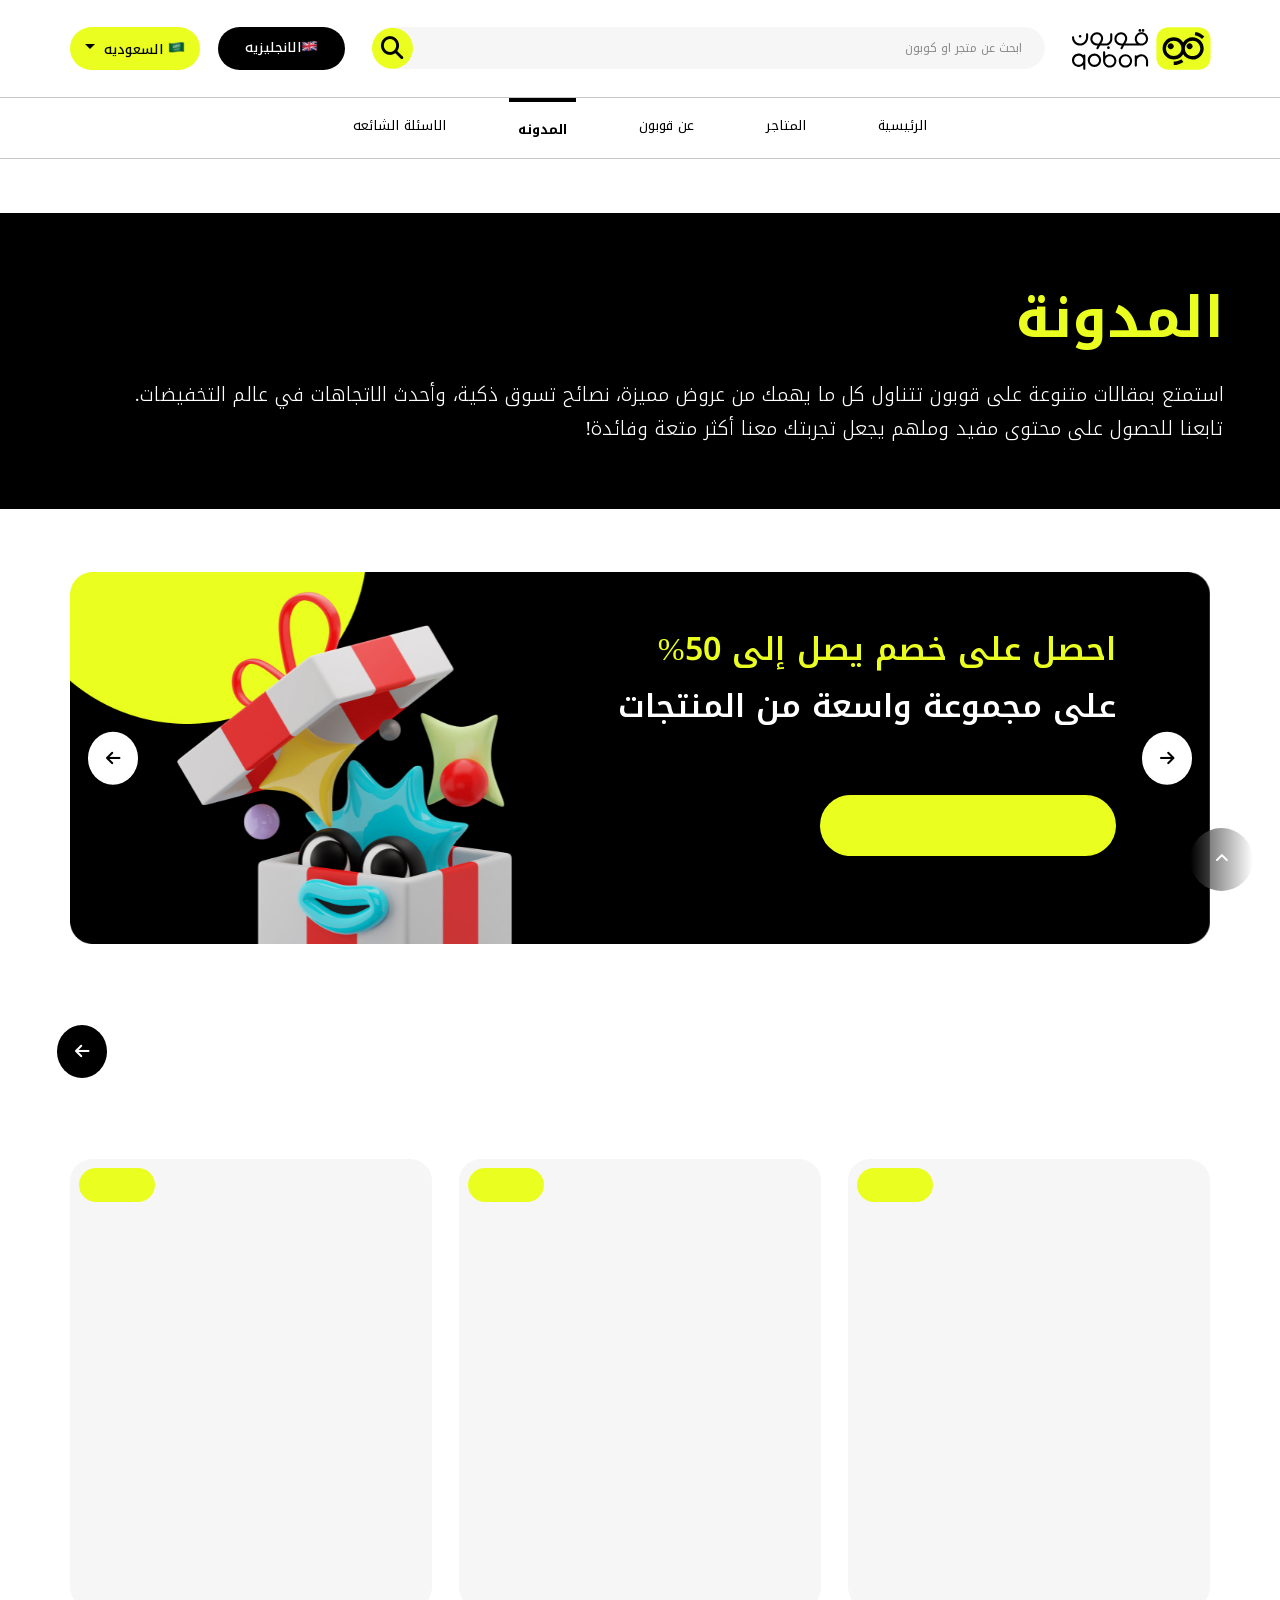
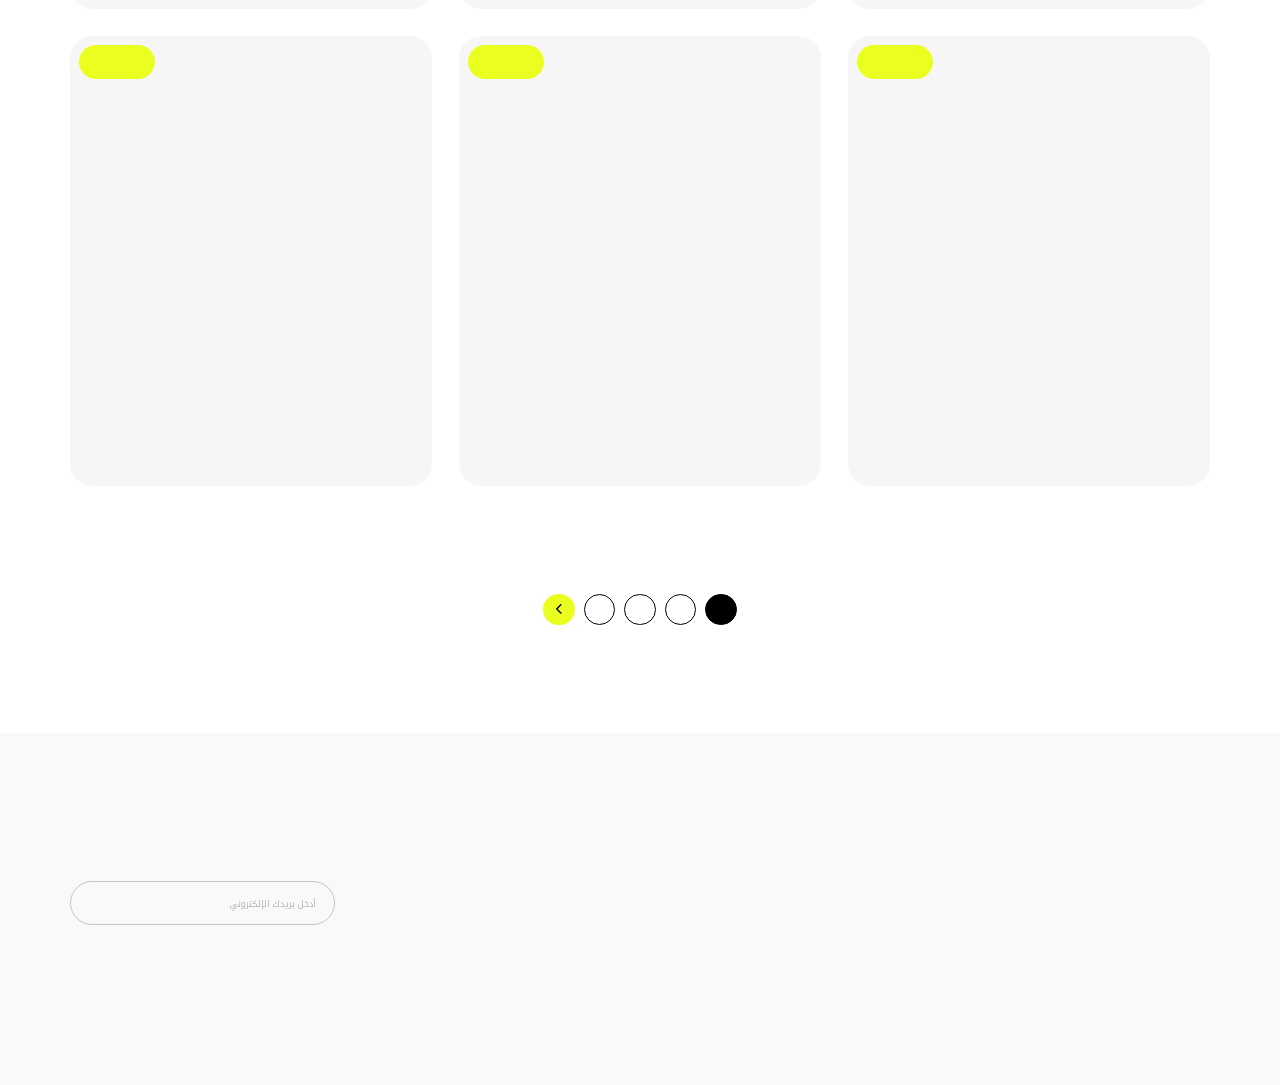
<file: blogs.html>
<!DOCTYPE html>
<html lang="en" dir="rtl">

<head>
    <meta charset="UTF-8">
    <meta name="viewport" content="width=device-width, initial-scale=1.0">
    <title>blogs</title>
    <link rel="stylesheet" type="text/css" href="./css/bootstrap.rtl.min.css">
    <link rel="stylesheet" type="text/css" href="./css/all.css">
    <link rel="stylesheet" type="text/css" href="./css/owl.carousel.min.css">
    <link rel="stylesheet" type="text/css" href="./css/owl.theme.default.min.css">
    <link rel="stylesheet" href="./css/tsfldr/tscss0.css">
    <link rel="stylesheet" href="./css/tsfldr/tscss1.css">
    <link rel="stylesheet" href="./css/tsfldr/tscss2.css">
    <link rel="stylesheet" href="./css/tsfldr/tscss3.css">
    <link rel="stylesheet" href="./css/aos.css">

</head>

<body class="tsblog TSWView tsrtl  position-relative">

    <div id="tsajxbg" class=""></div>
    <div id="tssection-tspgtop"></div>



     <!-- Header -->
	 <header id="ts-tophdr" class="h-auto  ts-tophdr ">
		<div class="hdr_super_container h-100 w-100">
			<div class="notCollps-menu mt-4 container d-flex w-100 mt-4 px-md-0 px-4">
				<!-- **** Logo here *****-->
				<a href="#" class=" border-0">
					<!-- Embed SVG with <object> to use it inside javascript -->
					<object id="svgObject" class="tsc-logo-h d-md-block d-none" type="image/svg+xml"
						data="./tsimg/qobon-logo.svg"></object>
					<object id="svgObject" class="tsc-logo-h d-md-none d-block" type="image/svg+xml"
						data="./tsimg/qobon-logo-mob.svg"></object>

				</a>

				<!-- ****** Search input ****** -->
				<div class="position-relative w-100 h-auto hdr_search flex-grow-1 mx-md-4 mx-2 ">
					<input class=" w-100 py-2" type="text" placeholder="ابحث عن متجر او كوبون">
					<a href=""
						class="search_btn d-flex justify-content-center align-items-center position-absolute top-50 end-0  tsc-cursorpointer bordr90 tsbg-main border-0 ">
						<i class="fa fa-search tsfs-30 px-md-2 px-2 py-md-2 py-2 tscl-0"></i>
					</a>
				</div>

				<!-- ***** English button***** -->
				<a href="#"
					class=" hdr_btn1 d-flex justify-content-center align-items-center px-md-4 px-2 py-md-0 py-2  ">
					<div class="TSFntMedium tsfs-18 tscl-F d-flex align-items-center justify-content-between"><i><img
								src="./tsimg/qobon-gb-icon.png" alt=""></i>
						<span class="d-md-block d-none">الانجليزيه</span>
					</div>
				</a>

				<!-- ***** Language selection dropdown***** -->
				<div class="dropdown ms-3 d-md-block d-none">
					<button class="hdr_btn2 btn btn-secondary dropdown-toggle" type="button" id="dropdownMenuButton1"
						data-bs-toggle="dropdown" aria-expanded="false">
						<span class="TSFntMedium tsfs-18 tscl-F"><i><img src="./tsimg/qobon-sa-icon.png" alt=""></i>
							السعوديه </span>
					</button>
					<ul class="dropdown-menu" aria-labelledby="dropdownMenuButton1">
						<li><a class="dropdown-item" href="#"> <span class="TSFntMedium tsfs-18 tscl-0"><i><img
											src="./tsimg/qobon-gb-icon.png" alt=""></i> الانجليزيه </span></a></li>
						<li><a class="dropdown-item" href="#"> <span class="TSFntMedium tsfs-18 tscl-0"><i><img
											src="./tsimg/qobon-gb-icon.png" alt=""></i> الانجليزيه </span></a></li>
						<li><a class="dropdown-item" href="#"> <span class="TSFntMedium tsfs-18 tscl-0"><i><img
											src="./tsimg/qobon-gb-icon.png" alt=""></i> الانجليزيه </span></a></li>
						<li><a class="dropdown-item" href="#"> <span class="TSFntMedium tsfs-18 tscl-0"><i><img
											src="./tsimg/qobon-gb-icon.png" alt=""></i> الانجليزيه </span></a></li>
						<li><a class="dropdown-item" href="#"> <span class="TSFntMedium tsfs-18 tscl-0"><i><img
											src="./tsimg/qobon-gb-icon.png" alt=""></i> الانجليزيه </span></a></li>
						<li><a class="dropdown-item" href="#"> <span class="TSFntMedium tsfs-18 tscl-0"><i><img
											src="./tsimg/qobon-gb-icon.png" alt=""></i> الانجليزيه </span></a></li>
						<li><a class="dropdown-item" href="#"> <span class="TSFntMedium tsfs-18 tscl-0"><i><img
											src="./tsimg/qobon-gb-icon.png" alt=""></i> الانجليزيه </span></a></li>

					</ul>
				</div>

				<!-- *****Menu toggeler button******* -->
				<button class="togglerMnubtn d-md-none d-block navbar-toggler border-0 p-0 ms-2" type="button"
					data-bs-toggle="collapse" data-bs-target="#TopMenuModal" aria-controls="TopMenuModal"
					aria-expanded="false" aria-label="Toggle navigation">
					<img class="togglerMnuIcn" src="./tsimg/qobon-menu-hamborger.svg" alt="">
				</button>
			</div>
			<!--************ Menu ***************-->

			<div class="   topMenu w-100 tsbg-F mt-md-4 mt-0 z-2 " id="topMenu">
				   <div class=" nav_cntnr w-100 h-auto">
					<nav class=" px-md-0 px-4 container main-nav w-100 ">
						<div class="navbar  navbar-expand-md ">
							<div id="TopMenuModal" class=" tsc-top-mnu  collapse navbar-collapse ">
								<!--******** logo and exit icon in mobile ******** -->
								<div class="d-md-none d-block d-flex justify-content-between align align-items-center">
									<img class="tsc-logo-h2" src="./tsimg/qobon-logo.svg" alt="">
									<i class="exit-icon fas fa-xmark exit-icon fa-2x "></i>
								</div>
								<!--********* menu **********  -->
								<ul
									class="tsc-mnu-blk menu-header-menu-ar navbar-nav navbar-nav m-md-auto m-0 d-flex gap-md-5 gap-1 mt-md-0 mt-5">
									<li class="active nav-item  py-md-2 py-0"><a
											class=" tsc-mnu-lnk TSFntRegular tsfs-18 tscl-hdr-mnulnk nav-link "
											href="./index.html">الرئيسية</a></li>
									<li class=" nav-item  py-md-2 py-0"><a
											class="tsc-mnu-lnk TSFntRegular tsfs-18 tscl-hdr-mnulnk nav-link"
											href="./stores.html">
											المتاجر</a></li>
									<li class=" nav-item  py-md-2 py-0"><a
											class="tsc-mnu-lnk TSFntRegular tsfs-18 tscl-hdr-mnulnk nav-link"
											href="./about-us.html">
											عن قوبون</a></li>
									<li class=" nav-item  py-md-2 py-0"><a
											class="tsc-mnu-lnk TSFntRegular tsfs-18 tscl-hdr-mnulnk nav-link"
											href="./blogs.html">المدونه</a>
									</li>
									<li class=" nav-item  py-md-2 py-0"><a
											class="tsc-mnu-lnk TSFntRegular tsfs-18 tscl-hdr-mnulnk nav-link"
											href="./faqs.html">الاسئلة الشائعه</a>
									</li>
	
								</ul>
								<hr class="d-md-none d-block tsbg-bg3">
								<div class="d-md-none d-block d-flex justify-content-md-center justify-content-start align-items-end gap-4 mt-md-0 mt-4 mb-md-0 mb-2 pb-md-0 pb-4">
									<ul class="footer-menu d-flex flex-column gap-2">
										<li class="tsc-tr06s tsc-tr-end"><a class="TSFntLight mnu_link tsfs-18 tscl-0"
												href="#"> العروض
												الحالية</a></li>
										<li class="tsc-tr06s tsc-tr-end"><a class="TSFntLight mnu_link tsfs-18 tscl-0"
												href="#">الشروط
												والاحكام</a></li>
										<li class="tsc-tr06s tsc-tr-end"><a class="TSFntLight mnu_link tsfs-18 tscl-0"
												href="#">سياسة
												الخصوصيه</a></li>
										<li class="tsc-tr06s tsc-tr-end"><a class="TSFntLight mnu_link tsfs-18 tscl-0"
												href="#">اتصل
												بنا</a></li>
									</ul>
									<ul class="footer-menu d-flex flex-column gap-2">
										<li class="tsc-tr06s tsc-tr-end"><a class="TSFntLight mnu_link tsfs-18 tscl-0"
												href="#"> العروض
												الحالية</a></li>
										<li class="tsc-tr06s tsc-tr-end"><a class="TSFntLight mnu_link tsfs-18 tscl-0"
												href="#">الشروط
												والاحكام</a></li>
										<li class="tsc-tr06s tsc-tr-end"><a class="TSFntLight mnu_link tsfs-18 tscl-0"
												href="#">سياسة
												الخصوصيه</a></li>
										<li class="tsc-tr06s tsc-tr-end"><a class="TSFntLight mnu_link tsfs-18 tscl-0"
												href="#">اتصل
												بنا</a></li>
									</ul>
								</div>
								<div class="d-md-none d-block  d-flex gap-4 ">
									<a href="" target="_blank" class="tsc-tr06s tsc-tr-top">
										<i class="fab fa-facebook fa-2x tscl-0"></i>
									</a>
									<a href="" target="_blank" class="tsc-tr06s tsc-tr-top">
										<i class="fab fa-snapchat fa-2x tscl-0"></i>
									</a>
									<a href="" target="_blank" class="tsc-tr06s tsc-tr-top">
										<i class="fab fa-tiktok fa-2x tscl-0"></i>
									</a>
									<a href="" target="_blank" class="tsc-tr06s tsc-tr-top">
										<i class="fab fa-x-twitter fa-2x tscl-0"></i>
									</a>
									<a href="" target="_blank" class="tsc-tr06s tsc-tr-top">
										<i class="fab fa-instagram fa-2x tscl-0"></i>
									</a>
	
								</div>
								<div class="lang_btns d-flex gap-2 d-md-none d-block mt-4">
									<!-- ***********English button************ -->
									<a href="#"
										class=" hdr_btn1 d-flex justify-content-center align-items-center  px-4  py-1  ">
										<div
											class="TSFntMedium tsfs-18 tscl-F d-flex gap-1 align-items-center justify-content-between">
											<i><img src="./tsimg/qobon-gb-icon.png" alt=""></i>
											<span>الانجليزية</span>
										</div>
									</a>
	
									<!-- ***** Language selection dropdown***** -->
									<div class="dropdown ms-3 d-md-none d-block">
										<button class="hdr_btn2 btn btn-secondary dropdown-toggle" type="button"
											id="dropdownMenuButton1" data-bs-toggle="dropdown" aria-expanded="false">
											<span class="TSFntMedium tsfs-18 tscl-F"><i><img src="./tsimg/qobon-sa-icon.png"
														alt=""></i>
												السعودية </span>
										</button>
										<ul class="dropdown-menu" aria-labelledby="dropdownMenuButton1">
											<li><a class="dropdown-item" href="#"> <span
														class="TSFntMedium tsfs-18 tscl-0"><i><img
																src="./tsimg/qobon-gb-icon.png" alt=""></i> الانجليزيه
													</span></a></li>
											<li><a class="dropdown-item" href="#"> <span
														class="TSFntMedium tsfs-18 tscl-0"><i><img
																src="./tsimg/qobon-gb-icon.png" alt=""></i> الانجليزيه
													</span></a></li>
											<li><a class="dropdown-item" href="#"> <span
														class="TSFntMedium tsfs-18 tscl-0"><i><img
																src="./tsimg/qobon-gb-icon.png" alt=""></i> الانجليزيه
													</span></a></li>
											<li><a class="dropdown-item" href="#"> <span
														class="TSFntMedium tsfs-18 tscl-0"><i><img
																src="./tsimg/qobon-gb-icon.png" alt=""></i> الانجليزيه
													</span></a></li>
											<li><a class="dropdown-item" href="#"> <span
														class="TSFntMedium tsfs-18 tscl-0"><i><img
																src="./tsimg/qobon-gb-icon.png" alt=""></i> الانجليزيه
													</span></a></li>
											<li><a class="dropdown-item" href="#"> <span
														class="TSFntMedium tsfs-18 tscl-0"><i><img
																src="./tsimg/qobon-gb-icon.png" alt=""></i> الانجليزيه
													</span></a></li>
											<li><a class="dropdown-item" href="#"> <span
														class="TSFntMedium tsfs-18 tscl-0"><i><img
																src="./tsimg/qobon-gb-icon.png" alt=""></i> الانجليزيه
													</span></a></li>
	
										</ul>
									</div>
								</div>
							</div>
						</div>
					</nav>
				   </div>
				   
				</div>
				
			
		</div>
	</header>
    <!-- Topbnr -->
    <section id="tstopbnr" class="tsc-sec-tstopbnr tsbg-0 w-100 h-auto mt-md-5 mt-5 py-md-5 py-2 ">
        <div class="container px-md-0 px-4 py-2">
            <div class="row ">
                <div class="col-12 d-flex flex-column justify-content-center align-items-start gap-2 p-0 py-md-0 py-3">
                    <h1 class="tscl-main">المدونة</h1>
                    <p class="p1 tscl-F m-0 pe-md-5 pe-0">استمتع بمقالات متنوعة على قوبون تتناول كل ما يهمك من عروض
                        مميزة، نصائح تسوق ذكية، وأحدث الاتجاهات في عالم التخفيضات. تابعنا للحصول على محتوى مفيد وملهم
                        يجعل تجربتك معنا أكثر متعة وفائدة!</p>
                </div>

            </div>
        </div>

    </section>
    <!-- TopSlider -->
    <section id="tstopslider" class="tsc-sec-tstopslider w-100 h-auto pt-md-5 pt-2">
        <div class="container tsc-slider-container position-relative p-0 pt-2 px-md-0 px-4">
            <div class="slider_container position-relative w-100 h-100	">
                <div
                    class="nav d-flex justify-content-between align-items-center position-absolute top-50 translate-middle-y w-100 h-100 z-1 px-md-3 px-1">
                    <div class=" tsc-cursorpointer CarouselNav_btn navbtn_right tsbg-0">
                        <i class="fa fa-arrow-right tsfs-22 px-md-3 px-2 py-md-3 py-2  tscl-0"></i>
                    </div>
                    <div class="tsc-cursorpointer CarouselNav_btn navbtn_left  tsbg-0">
                        <i class="fa fa-arrow-left tsfs-22 px-md-3 px-2 py-md-3 py-2 tscl-0"></i>
                    </div>
                </div>
                <div class="owl-carousel owl-theme SliderX    ">
                    <div class="tsitem  w-100 position-relative   ">
                        <div class="w-100 h-100 position-relative">
                            <img class="w-100" src="./tsimg/qobon-tophdr.jpg" alt="">
                            <div class=" row w-100 h-100 position-absolute top-0">
                                <div class="col-8 pt-lg-5 pt-md-4 pt-3 ps-lg-5 ps-md-3 ps-4 ms-md-5 ms-4 ">
                                    <h2 class="tscl-main">احصل على خصم يصل إلى 50%</h2>
                                    <h2 class="tscl-F">على مجموعة واسعة من المنتجات</h2>
                                    <button href="#"
                                        class="shpNow border-0 py-md-2 py-2 px-md-5 px-4 w-fit tsbg-main me-3 mt-lg-5 mt-md-4 mt-2 ">
                                        <div class="py-md-0 py-0 px-md-4 px-3">
                                            <span class="TSFntRegular tsfs-41 tscl-0 ">تسوق الان </span>
                                        </div>
                                    </button>
                                </div>
                            </div>
                        </div>
                    </div>
                    <div class="tsitem  w-100 position-relative   ">
                        <div class="w-100 h-100 position-relative">
                            <img class="w-100" src="./tsimg/qobon-tophdr.jpg" alt="">
                            <div class=" row w-100 h-100 position-absolute top-0">
                                <div class="col-8 pt-lg-5 pt-md-4 pt-3 ps-lg-5 ps-md-3 ps-4 ms-md-5 ms-4 ">
                                    <h2 class="tscl-main">احصل على خصم يصل إلى 50%</h2>
                                    <h2 class="tscl-F">على مجموعة واسعة من المنتجات</h2>
                                    <button href="#"
                                        class="shpNow border-0 py-md-2 py-2 px-md-5 px-4 w-fit tsbg-main me-3 mt-lg-5 mt-md-4 mt-2 ">
                                        <div class="py-md-0 py-0 px-md-4 px-3">
                                            <span class="TSFntRegular tsfs-41 tscl-0 ">تسوق الان </span>
                                        </div>
                                    </button>
                                </div>
                            </div>
                        </div>
                    </div>
                    <div class="tsitem  w-100 position-relative   ">
                        <div class="w-100 h-100 position-relative">
                            <img class="w-100" src="./tsimg/qobon-tophdr.jpg" alt="">
                            <div class=" row w-100 h-100 position-absolute top-0">
                                <div class="col-8 pt-lg-5 pt-md-4 pt-3 ps-lg-5 ps-md-3 ps-4 ms-md-5 ms-4 ">
                                    <h2 class="tscl-main">احصل على خصم يصل إلى 50%</h2>
                                    <h2 class="tscl-F">على مجموعة واسعة من المنتجات</h2>
                                    <button href="#"
                                        class="shpNow border-0 py-md-2 py-2 px-md-5 px-4 w-fit tsbg-main me-3 mt-lg-5 mt-md-4 mt-2 ">
                                        <div class="py-md-0 py-0 px-md-4 px-3">
                                            <span class="TSFntRegular tsfs-41 tscl-0 ">تسوق الان </span>
                                        </div>
                                    </button>
                                </div>
                            </div>
                        </div>
                    </div>
                </div>
            </div>

        </div>
    </section>

    <section id="tspstslist" class="tsc-sec-tspstslist w-100 h-auto pt-md-4 pt-2">
        <div class="container px-md-0 px-4">
            <div class="row align-items-center mt-md-5 mt-3">
                <div class="col-11">
                    <div class="owl-carousel owl-theme SliderX ">
                        <div class="tsitem w-auto d-flex justify-content-center align-items-center">
                            <a href="#" class="TSFntMedium tsfs-24 nav-item tscl-0 px-3 py-2">كل المدونات</a>
                        </div>
                        <div class="tsitem  w-auto d-flex justify-content-center  align-items-center">
                            <a href="#" class="TSFntMedium tsfs-24 nav-item tscl-0 px-3 py-2">توفير</a>
                        </div>
                        <div class="tsitem w-auto d-flex justify-content-center  align-items-center">
                            <a href="#" class="TSFntMedium tsfs-24 nav-item tscl-0 px-3 py-2">اليوم العالمي للأب</a>
                        </div>


                        <div class="tsitem w-auto d-flex justify-content-center  align-items-center">
                            <a href="#" class="TSFntMedium tsfs-24 nav-item tscl-0 px-3 py-2">حج</a>
                        </div>

                        <div class="tsitem w-auto d-flex justify-content-center  align-items-center">
                            <a href="#" class="TSFntMedium tsfs-24 nav-item tscl-0 px-3 py-2">متاجر</a>
                        </div>

                        <div class="tsitem w-auto d-flex justify-content-center  align-items-center">
                            <a href="#" class="TSFntMedium tsfs-24 nav-item tscl-0 px-3 py-2 active">سفر</a>
                        </div>
                        <div class="tsitem w-auto d-flex justify-content-center  align-items-center">
                            <a href="#" class="TSFntMedium tsfs-24 nav-item tscl-0 px-3 py-2">اليوم العالمي للعزاب</a>
                        </div>

                    </div>
                </div>

                <div class="col-1 d-flex justify-content-md-end justify-content-start align-items-center p-0">
                    <div class="  tsc-cursorpointer CarouselNav_btn navbtn_left tsbg-0">
                        <i class="fa fa-arrow-left px-md-3 px-2 py-md-3 py-2 tsfs-22  tscl-F"></i>
                    </div>
                </div>
            </div>
            <div class="row row-cols-md-3 row-cols-1 mt-md-5 mt-3 gy-4">
                <div class="col">
                    <div class="tsitem  w-100 position-relative overflow-hidden bordrRds22">
                        <div class="h-100 w-100 position-relative tsbg-card-bg ">
                            <div class="d-flex flex-column">
                                <img src="./tsimg/qobon-blogimg.jpg" alt="">
                                <div class="px-4 h-100 pt-2">
                                    <span class="TSFntRegular tsfs-16 tscl-text2 ">November 18, 2024</span>
                                    <h4 class="tscl-0">الغاية هي الشكل وليس المحتوى</h4>
                                    <p class=" col-11 p4 tscl-0 text-wrap  tsc-text-justify text-start">هناك حقيقة مثبتة
                                        منذ زمن طويل وهي أن المحتوى المقروء لصفحة ما سيلهي القارئ عن التركيز على الشكل
                                        الخارجي للنص أو شكل توضع الفقرات في الصفحة التي يقرأها. ولذلك يتم استخدام طريقة
                                        لوريم إيبسوم لأنها تعطي توزيعاَ</p>
                                </div>
                                <div class="gt-mor-btn pt-2 px-2 w-100 pb-2">
                                    <a href="./blog-dtls.html"
                                        class="d-flex justify-content-center  align-items-center bordr30  tsbg-0 py-2  ">
                                        <span class="TSFntMedium tsfs-18 tscl-F text-nowrap ">اعرض المزيد</span>
                                    </a>
                                </div>

                            </div>
                            <div class=" bordr60 tsbg-main py-1 px-md-3 px-1 position-absolute top-0 end-0 me-2 mt-2">
                                <div class="d-flex justify-content-between  align-items-center w-100  ">

                                    <span class="TSFntRegular tsfs-22 tscl-0 text-nowrap ">توفير</span>
                                </div>
                            </div>
                        </div>
                    </div>
                </div>
                <div class="col">
                    <div class="tsitem  w-100 position-relative overflow-hidden bordrRds22">
                        <div class="h-100 w-100 position-relative tsbg-card-bg ">
                            <div class="d-flex flex-column">
                                <img src="./tsimg/qobon-blogimg.jpg" alt="">
                                <div class="px-4 h-100 pt-2">
                                    <span class="TSFntRegular tsfs-16 tscl-text2 ">November 18, 2024</span>
                                    <h4 class="tscl-0">الغاية هي الشكل وليس المحتوى</h4>
                                    <p class=" col-11 p4 tscl-0 text-wrap  tsc-text-justify text-start">هناك حقيقة مثبتة
                                        منذ زمن طويل وهي أن المحتوى المقروء لصفحة ما سيلهي القارئ عن التركيز على الشكل
                                        الخارجي للنص أو شكل توضع الفقرات في الصفحة التي يقرأها. ولذلك يتم استخدام طريقة
                                        لوريم إيبسوم لأنها تعطي توزيعاَ</p>
                                </div>
                                <div class="gt-mor-btn pt-2 px-2 w-100 pb-2">
                                    <a href="./blog-dtls.html"
                                        class="d-flex justify-content-center  align-items-center bordr30  tsbg-0 py-2  ">
                                        <span class="TSFntMedium tsfs-18 tscl-F text-nowrap ">اعرض المزيد</span>
                                    </a>
                                </div>

                            </div>
                            <div class=" bordr60 tsbg-main py-1 px-md-3 px-1 position-absolute top-0 end-0 me-2 mt-2">
                                <div class="d-flex justify-content-between  align-items-center w-100  ">

                                    <span class="TSFntRegular tsfs-22 tscl-0 text-nowrap ">توفير</span>
                                </div>
                            </div>
                        </div>
                    </div>
                </div>
                <div class="col">
                    <div class="tsitem  w-100 position-relative overflow-hidden bordrRds22">
                        <div class="h-100 w-100 position-relative tsbg-card-bg ">
                            <div class="d-flex flex-column">
                                <img src="./tsimg/qobon-blogimg.jpg" alt="">
                                <div class="px-4 h-100 pt-2">
                                    <span class="TSFntRegular tsfs-16 tscl-text2 ">November 18, 2024</span>
                                    <h4 class="tscl-0">الغاية هي الشكل وليس المحتوى</h4>
                                    <p class=" col-11 p4 tscl-0 text-wrap  tsc-text-justify text-start">هناك حقيقة مثبتة
                                        منذ زمن طويل وهي أن المحتوى المقروء لصفحة ما سيلهي القارئ عن التركيز على الشكل
                                        الخارجي للنص أو شكل توضع الفقرات في الصفحة التي يقرأها. ولذلك يتم استخدام طريقة
                                        لوريم إيبسوم لأنها تعطي توزيعاَ</p>
                                </div>
                                <div class="gt-mor-btn pt-2 px-2 w-100 pb-2">
                                    <a href="./blog-dtls.html"
                                        class="d-flex justify-content-center  align-items-center bordr30  tsbg-0 py-2  ">
                                        <span class="TSFntMedium tsfs-18 tscl-F text-nowrap ">اعرض المزيد</span>
                                    </a>
                                </div>

                            </div>
                            <div class=" bordr60 tsbg-main py-1 px-md-3 px-1 position-absolute top-0 end-0 me-2 mt-2">
                                <div class="d-flex justify-content-between  align-items-center w-100  ">

                                    <span class="TSFntRegular tsfs-22 tscl-0 text-nowrap ">توفير</span>
                                </div>
                            </div>
                        </div>
                    </div>
                </div>
                <div class="col">
                    <div class="tsitem  w-100 position-relative overflow-hidden bordrRds22">
                        <div class="h-100 w-100 position-relative tsbg-card-bg ">
                            <div class="d-flex flex-column">
                                <img src="./tsimg/qobon-blogimg.jpg" alt="">
                                <div class="px-4 h-100 pt-2">
                                    <span class="TSFntRegular tsfs-16 tscl-text2 ">November 18, 2024</span>
                                    <h4 class="tscl-0">الغاية هي الشكل وليس المحتوى</h4>
                                    <p class=" col-11 p4 tscl-0 text-wrap  tsc-text-justify text-start">هناك حقيقة مثبتة
                                        منذ زمن طويل وهي أن المحتوى المقروء لصفحة ما سيلهي القارئ عن التركيز على الشكل
                                        الخارجي للنص أو شكل توضع الفقرات في الصفحة التي يقرأها. ولذلك يتم استخدام طريقة
                                        لوريم إيبسوم لأنها تعطي توزيعاَ</p>
                                </div>
                                <div class="gt-mor-btn pt-2 px-2 w-100 pb-2">
                                    <a href="./blog-dtls.html"
                                        class="d-flex justify-content-center  align-items-center bordr30  tsbg-0 py-2  ">
                                        <span class="TSFntMedium tsfs-18 tscl-F text-nowrap ">اعرض المزيد</span>
                                    </a>
                                </div>

                            </div>
                            <div class=" bordr60 tsbg-main py-1 px-md-3 px-1 position-absolute top-0 end-0 me-2 mt-2">
                                <div class="d-flex justify-content-between  align-items-center w-100  ">

                                    <span class="TSFntRegular tsfs-22 tscl-0 text-nowrap ">توفير</span>
                                </div>
                            </div>
                        </div>
                    </div>
                </div>
                <div class="col">
                    <div class="tsitem  w-100 position-relative overflow-hidden bordrRds22">
                        <div class="h-100 w-100 position-relative tsbg-card-bg ">
                            <div class="d-flex flex-column">
                                <img src="./tsimg/qobon-blogimg.jpg" alt="">
                                <div class="px-4 h-100 pt-2">
                                    <span class="TSFntRegular tsfs-16 tscl-text2 ">November 18, 2024</span>
                                    <h4 class="tscl-0">الغاية هي الشكل وليس المحتوى</h4>
                                    <p class=" col-11 p4 tscl-0 text-wrap  tsc-text-justify text-start">هناك حقيقة مثبتة
                                        منذ زمن طويل وهي أن المحتوى المقروء لصفحة ما سيلهي القارئ عن التركيز على الشكل
                                        الخارجي للنص أو شكل توضع الفقرات في الصفحة التي يقرأها. ولذلك يتم استخدام طريقة
                                        لوريم إيبسوم لأنها تعطي توزيعاَ</p>
                                </div>
                                <div class="gt-mor-btn pt-2 px-2 w-100 pb-2">
                                    <a href="./blog-dtls.html"
                                        class="d-flex justify-content-center  align-items-center bordr30  tsbg-0 py-2  ">
                                        <span class="TSFntMedium tsfs-18 tscl-F text-nowrap ">اعرض المزيد</span>
                                    </a>
                                </div>

                            </div>
                            <div class=" bordr60 tsbg-main py-1 px-md-3 px-1 position-absolute top-0 end-0 me-2 mt-2">
                                <div class="d-flex justify-content-between  align-items-center w-100  ">

                                    <span class="TSFntRegular tsfs-22 tscl-0 text-nowrap ">توفير</span>
                                </div>
                            </div>
                        </div>
                    </div>
                </div>
                <div class="col">
                    <div class="tsitem  w-100 position-relative overflow-hidden bordrRds22">
                        <div class="h-100 w-100 position-relative tsbg-card-bg ">
                            <div class="d-flex flex-column">
                                <img src="./tsimg/qobon-blogimg.jpg" alt="">
                                <div class="px-4 h-100 pt-2">
                                    <span class="TSFntRegular tsfs-16 tscl-text2 ">November 18, 2024</span>
                                    <h4 class="tscl-0">الغاية هي الشكل وليس المحتوى</h4>
                                    <p class=" col-11 p4 tscl-0 text-wrap  tsc-text-justify text-start">هناك حقيقة مثبتة
                                        منذ زمن طويل وهي أن المحتوى المقروء لصفحة ما سيلهي القارئ عن التركيز على الشكل
                                        الخارجي للنص أو شكل توضع الفقرات في الصفحة التي يقرأها. ولذلك يتم استخدام طريقة
                                        لوريم إيبسوم لأنها تعطي توزيعاَ</p>
                                </div>
                                <div class="gt-mor-btn pt-2 px-2 w-100 pb-2">
                                    <a href="./blog-dtls.html"
                                        class="d-flex justify-content-center  align-items-center bordr30  tsbg-0 py-2  ">
                                        <span class="TSFntMedium tsfs-18 tscl-F text-nowrap ">اعرض المزيد</span>
                                    </a>
                                </div>

                            </div>
                            <div class=" bordr60 tsbg-main py-1 px-md-3 px-1 position-absolute top-0 end-0 me-2 mt-2">
                                <div class="d-flex justify-content-between  align-items-center w-100  ">

                                    <span class="TSFntRegular tsfs-22 tscl-0 text-nowrap ">توفير</span>
                                </div>
                            </div>
                        </div>
                    </div>
                </div>

            </div>
            <!-- pagination -->
            <div class="pagination d-flex w-100 h-auto justify-content-center align-items-center gap-2 my-5 py-5">
                <div
                    class="pg_num bordrRds50 border tsc-cursorpointer  d-flex justify-content-center align-items-center px-md-0 px-2 py-md-0 py-2 tsc-tr-end tsc-tr06s active_bg_black">
                    <span class="TSFntMedium tsfs-18">1</span>
                </div>
                <div
                    class="pg_num bordrRds50 border tsc-cursorpointer d-flex justify-content-center align-items-center px-md-0 px-2 py-md-0 py-2 tsc-tr-end tsc-tr06s ">
                    <span class="TSFntMedium tsfs-18">2</span>
                </div>
                <div
                    class="pg_num bordrRds50 border tsc-cursorpointer  d-flex justify-content-center align-items-center px-md-0 px-2 py-md-0 py-2 tsc-tr-end tsc-tr06s ">
                    <span class="TSFntMedium tsfs-18">3</span>
                </div>
                <div
                    class="pg_num bordrRds50 border  tsc-cursorpointer d-flex justify-content-center align-items-center px-md-0 px-2 py-md-0 py-2 tsc-tr-end tsc-tr06s ">
                    <span class="TSFntMedium tsfs-18">4</span>
                </div>
                <div
                    class="nxt_pgsNms bordrRds50 tsbg-main tsc-cursorpointer  d-flex justify-content-center align-items-center px-md-0 px-2 py-md-0 py-2 tsc-tr-end tsc-tr06s">
                    <i class="fas position-relative tsfs-15 fa-chevron-left fa-1x "></i>
                </div>
            </div>

        </div>
    </section>

  <!-- Footer -->
	<footer class=" w-100 h-auto tsbg-ftr-bg position-relative pt-md-5 pt-4 pb-md-5 pb-5 mt-5 ">
		<div class="container p-0 pt-md-4 pt-5 pb-md-5 pb-5 px-md-0 px-4 ">
			<div class="row">
				<div class="col-md-3 col-12 d-flex flex-column justify-content-center gap-4">
					<img class="tsc-logo-f" src="./tsimg/qobon-logo.svg" alt="">
					<p class="text1 col-md-12 col-7 TSFntLight tsfs-18 tscl-0">
						منصة توفر أفضل العروض والخصومات على المنتجات والخدمات. نحن هنا لمساعدتك في توفير المال أثناء
						التسوق عبر الإنترنت.
					</p>
				</div>
				<div
					class="col-md-6 col-12 d-flex justify-content-md-center justify-content-start align-items-end gap-5 mt-md-0 mt-4 mb-md-0 mb-5 pb-md-0 pb-5">
					<ul class="footer-menu d-flex flex-column gap-2">
						<li class="tsc-tr06s tsc-tr-end"><a class="TSFntLight mnu_link tsfs-18 tscl-0" href="#">عروض
								الشهر</a></li>
						<li class="tsc-tr06s tsc-tr-end"><a class="TSFntLight mnu_link tsfs-18 tscl-0"
								href="#">المتاجر</a></li>
						<li class="tsc-tr06s tsc-tr-end"><a class="TSFntLight mnu_link tsfs-18 tscl-0" href="./about-us.html">عن
								قوبون</a></li>
						<li class="tsc-tr06s tsc-tr-end"><a class="TSFntLight mnu_link tsfs-18 tscl-0"
								href="./blogs.html">المدونه</a></li>
					</ul>
					<ul class="footer-menu d-flex flex-column gap-2">
						<li class="tsc-tr06s tsc-tr-end"><a class="TSFntLight mnu_link tsfs-18 tscl-0" href="#tsnewoffers"> العروض
								الحالية</a></li>
						<li class="tsc-tr06s tsc-tr-end"><a class="TSFntLight mnu_link tsfs-18 tscl-0" href="./terms.html">الشروط
								والاحكام</a></li>
						<li class="tsc-tr06s tsc-tr-end"><a class="TSFntLight mnu_link tsfs-18 tscl-0" href="./privacy.html">سياسة
								الخصوصيه</a></li>
						<li class="tsc-tr06s tsc-tr-end"><a class="TSFntLight mnu_link tsfs-18 tscl-0" href="#">اتصل
								بنا</a></li>
					</ul>
				</div>
				<div class="col-md-3 col-12 d-flex flex-column justify-content-end align-items-start gap-md-3 gap-2">
					<span class="d-md-block d-none TSFntLight tsfs-18 tscl-0">ابقَ على اطلاع بالعروض الحصرية</span>
					<div class="position-relative w-100 h-auto ">
						<input class="bordr90  bg-transparent tscl-ftr-plc-hdr w-100 py-md-2 py-3 ps-3" type="text"
							placeholder="أدخل بريدك الإلكتروني">
						<a href=""
							class="mail-btn d-flex justify-content-center align-items-center position-absolute top-50 end-0  tsc-cursorpointer bordr90 tsbg-main border-0 ">
							<i class="fa fa-arrow-left tsfs-22 px-md-2 px-3 py-md-2 py-3 tscl-0"></i>
						</a>
					</div>
					<div class="d-flex gap-2">
						<a href="" target="_blank" class="tsc-tr06s tsc-tr-top">
							<i class="fab fa-facebook fa-2x tscl-0"></i>
						</a>
						<a href="" target="_blank" class="tsc-tr06s tsc-tr-top">
							<i class="fab fa-snapchat fa-2x tscl-0"></i>
						</a>
						<a href="" target="_blank" class="tsc-tr06s tsc-tr-top">
							<i class="fab fa-tiktok fa-2x tscl-0"></i>
						</a>
						<a href="" target="_blank" class="tsc-tr06s tsc-tr-top">
							<i class="fab fa-x-twitter fa-2x tscl-0"></i>
						</a>
						<a href="" target="_blank" class="tsc-tr06s tsc-tr-top">
							<i class="fab fa-instagram fa-2x tscl-0"></i>
						</a>

					</div>
				</div>
			</div>
		</div>

	</footer>




    <!-- gotop icon -->
    <div id="ts-gototop" class="text-center position-fixed bottom-0 ms-4 mb-2 rounded-circle">
        <i class="fa-solid fa-angle-up"></i>
    </div>

    <div style="display: none!important;"><a href="https://shaghf.co/" target="-blank">Developed for
            www.shaghf.co/</a>&nbsp;-&nbsp;<a href="https://tiknosoft.com/" target="-blank">Powered By TiknoSoft
            Technologies</a></div>
    <style id="TSCSSIn-inline-css" type="text/css">
        .ts-tophdr {
            background-color: var(--tscl-ebe6e4);
        }
    </style>


    <script src="./js/jquery-3.5.1.min.js"></script>
    <script src="./js/popper.min.js"></script>
    <script src="./js/owl.carousel.min.js"></script>
    <script src="./js/bootstrap.min.js"></script>

    <script src="./js/tsfldr/tsjs0.js"></script>
    <script src="./js/tsfldr/tsjs_main.js"></script>
    <script src="./js/tsfldr/tsjsz.js"></script>
    <script src="./Test.js"></script>
    <script src="./js/aos.js"></script>
    <script type="text/javascript" id="TSJSInJQ-js-after">
		/* <![CDATA[ */(function ($) {
            $(document).ready(function () {
                let _tscf7_refresh_captcha_H = function (e) {
                    e.preventDefault();

                    var _form = $(e.target);
                    _form.find('input[name="tswpcf7-answer-correct"]').val('');
                    let _pgNum = 1;
                    let ts_pagination = $('#ts_pagination');
                    if (ts_pagination) {
                        _pgNum = $(ts_pagination).attr('data-tscurpg');
                    }

                    var _tscf7Ques = _form.find(".tswpcf7-question");
                    var _tscf7CorrAns = _form.find('input[name="tswpcf7-answer-correct"]');
                    $.ajax({
                        cache: false,
                        url: 'https://localphpsites/customers/derosa24/wp-admin/admin-ajax.php?nocache=' + Math.random(),
                        type: 'GET',
                        data: {
                            'action': 'tsajxhandler',
                            'TSAJAXCALL': '37d6cd3c5e',
                            'tsfunc': 'tscf7_refresh_captcha',
                            'nonce': '3a5c3e041e',
                            'ts_paged': _pgNum,
                        },
                        beforeSend: function () {
                            $('#tsajxbg').addClass('tsajxbg'); $('#tsajxbg').html('<i class="fa-solid fa-spinner fa-spin fa-fw fa-5x ts-spinner"></i>');

                        },
                        success: function (result) {

                            if (_tscf7Ques)
                                _tscf7Ques.text(result.data.question + " = ");
                            (_tscf7CorrAns)
                            _tscf7CorrAns.val(result.data.encrypted_answer);
                            $.tscf7_refresh_captcha_Attach();
                            $('#tsajxbg').html(''); $('#tsajxbg').removeClass('tsajxbg');
                        },
                        error: function (errordata) {
                            $.tscf7_refresh_captcha_Attach();
                            $('#tsajxbg').html(''); $('#tsajxbg').removeClass('tsajxbg');
                        },
                    });
                };
                $.tscf7_refresh_captcha_Attach = function () {
                    $(document).unbind('wpcf7submit');
                    $(document).on('wpcf7submit', _tscf7_refresh_captcha_H);
                };

                $.tscf7_refresh_captcha_Attach();
            });
        })(jQuery);
        (function ($) {
            $(document).ready(function () {
                // Initialize AOS initially
                AOS.init({
                });

                // Refresh AOS on window resize
                $(window).on('resize', function () {
                    $.timeout = setTimeout(function () {
                        AOS.init({
                        }); // Refresh AOS to recalculate element positions
                        clearTimeout($.timeout);
                    }, 300); // Add a small delay to handle layout changes
                });
            });
        })(jQuery);

        (function ($) {
            $(document).ready(function () {
                $.TSDragging = false;
                $('.tsc-sec-hmspartcl .ts-vid-icon')
                    .mousedown(function () {
                        $.TSDragging = false;
                    })
                    .mousemove(function () {
                        $.TSDragging = true;
                    })
                $('.tsc-sec-hmspartcl .ts-vid-icon').click(function () {
                    if ($.TSDragging == true) return;
                    let SrcImage = $(this).data('fullimg');
                    $('').attr('src', SrcImage);
                    //
                    if ('' != '') {
                        let ImgText = $(this).data('tsdesc');
                        if (ImgText != null && ImgText != '') {
                            $('').text(ImgText);
                            $('').show();
                        } else {
                            $('').hide();
                        }
                    }
                    let myModal = new bootstrap.Modal($('#VideoModal'), {
                        keyboard: false
                    })
                    myModal.show();
                });
            });
        })(jQuery);
        /* ]]> */
    </script>
    <script>
        // Get the eye and pupil elements
        document.getElementById('svgObject').addEventListener('load', function () {
            // Access the embedded SVG document
            const svgDoc = this.contentDocument;

            // Now you can select the SVG elements by ID
            const leftPupil = svgDoc.getElementById('leftPupil');
            const rightPupil = svgDoc.getElementById('rightPupil');




            // Add mousemove event listener to track both eyes
            document.addEventListener('mousemove', (event) => {
                // Track the left eye
                const leftEye = svgDoc.querySelectorAll('.eye')[0];
                trackMouse(event, leftEye, leftPupil);


                // Track the right eye
                const rightEye = svgDoc.querySelectorAll('.eye')[1];
                trackMouse(event, rightEye, rightPupil);

            });
        });



        // Function to update pupil position based on cursor location
        function trackMouse(event, eyeElement, pupilElement) {
            // Get the bounding rectangle of the eye element
            const eyeRect = eyeElement.getBoundingClientRect();
            const eyeCenterX = eyeRect.left + eyeRect.width / 2;
            const eyeCenterY = eyeRect.top + eyeRect.height / 2;

            // Calculate the angle between the center of the eye and the mouse cursor
            const angle = Math.atan2(event.clientY - eyeCenterY, event.clientX - eyeCenterX);

            // Define how far the pupil can move (maximum distance from center)
            const maxDistance = 8; // Adjust this value for more or less pupil movement

            // Calculate the new position for the pupil
            const pupilX = Math.cos(angle) * maxDistance;
            const pupilY = Math.sin(angle) * maxDistance;

            // Apply the calculated position to the pupil
            pupilElement.style.transform = `translate(${pupilX}px, ${pupilY}px)`;
        }


    </script>
</body>

</html
</file>
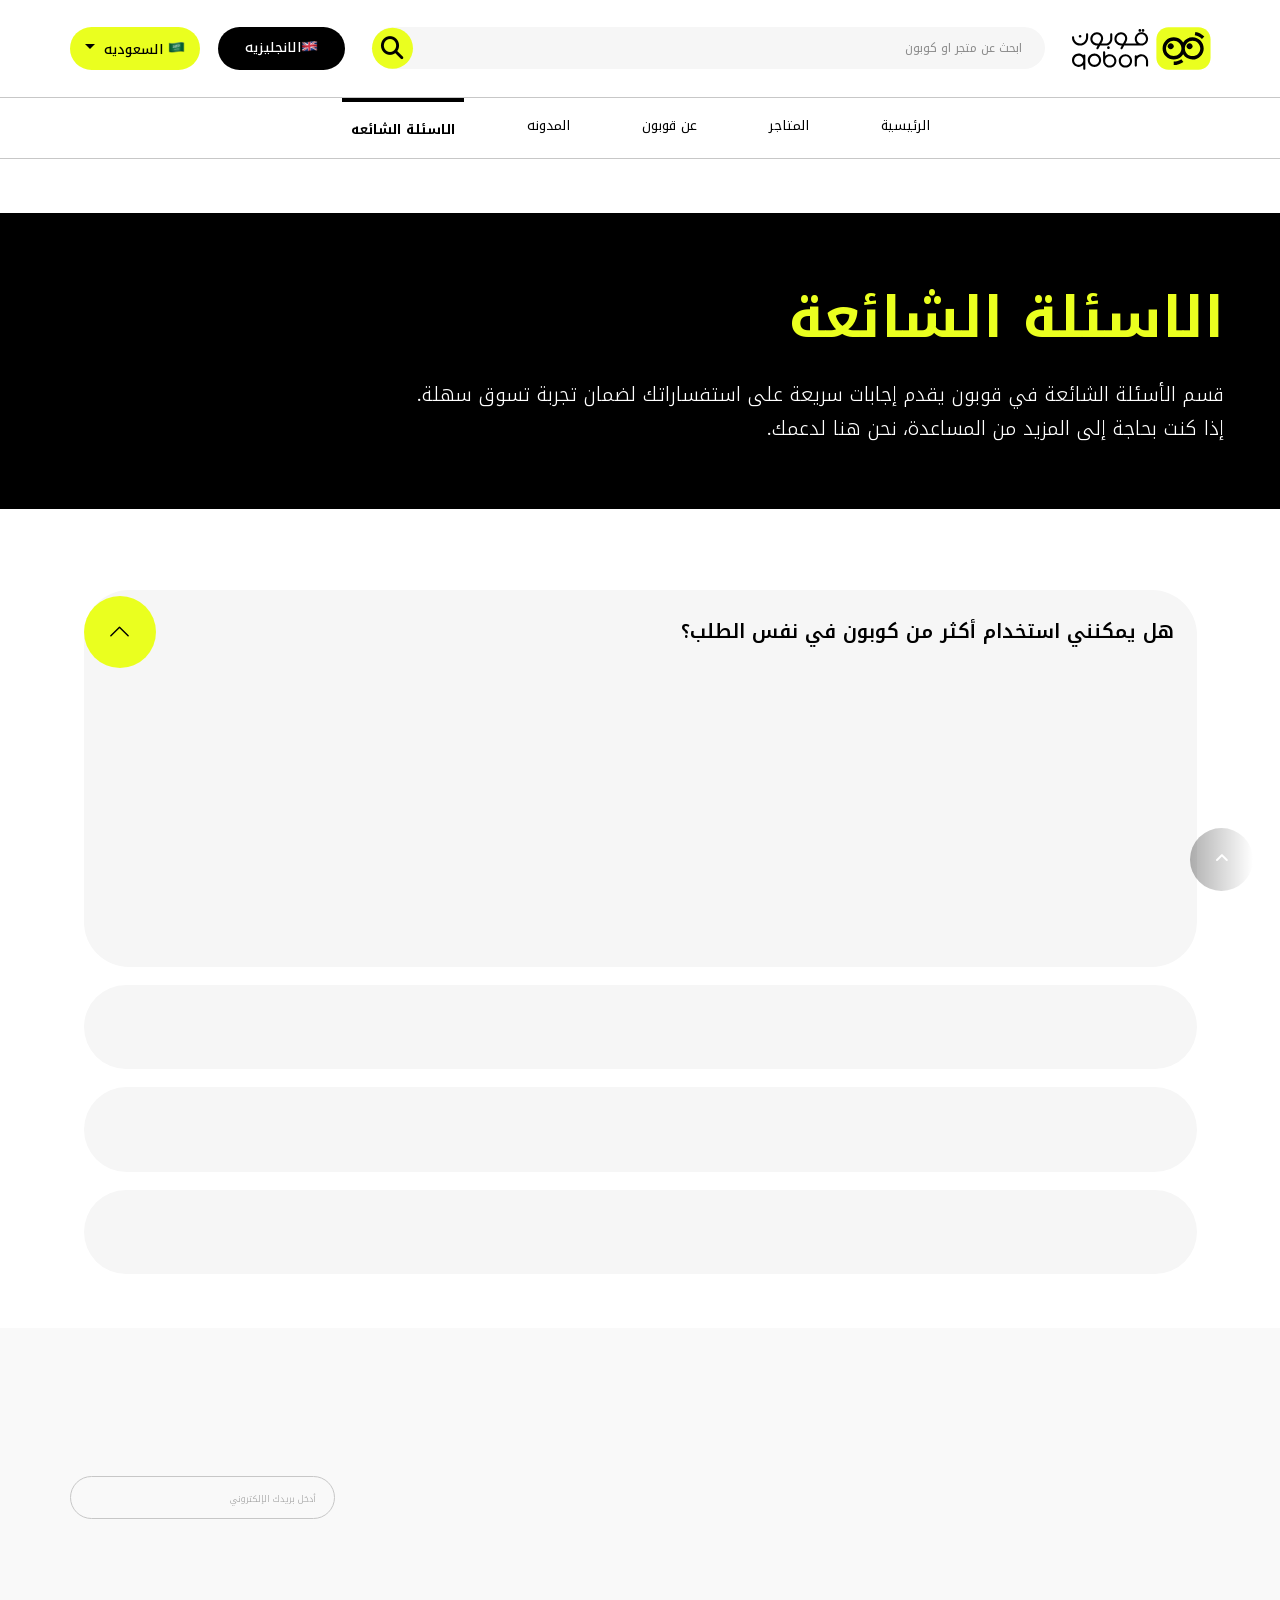
<file: faqs.html>
<!DOCTYPE html>
<html lang="en" dir="rtl">

<head>
    <meta charset="UTF-8">
    <meta name="viewport" content="width=device-width, initial-scale=1.0">
    <title>blogs</title>
    <link rel="stylesheet" type="text/css" href="./css/bootstrap.rtl.min.css">
    <link rel="stylesheet" type="text/css" href="./css/all.css">
    <link rel="stylesheet" type="text/css" href="./css/owl.carousel.min.css">
    <link rel="stylesheet" type="text/css" href="./css/owl.theme.default.min.css">
    <link rel="stylesheet" href="./css/tsfldr/tscss0.css">
    <link rel="stylesheet" href="./css/tsfldr/tscss1.css">
    <link rel="stylesheet" href="./css/tsfldr/tscss2.css">
    <link rel="stylesheet" href="./css/tsfldr/tscss3.css">
    <link rel="stylesheet" href="./css/aos.css">

</head>

<body class="tsfaqs TSWView tsrtl  position-relative">

    <div id="tsajxbg" class=""></div>
    <div id="tssection-tspgtop"></div>

    <!-- Header -->
	 <header id="ts-tophdr" class="h-auto  ts-tophdr ">
		<div class="hdr_super_container h-100 w-100">
			<div class="notCollps-menu mt-4 container d-flex w-100 mt-4 px-md-0 px-4">
				<!-- **** Logo here *****-->
				<a href="#" class=" border-0">
					<!-- Embed SVG with <object> to use it inside javascript -->
					<object id="svgObject" class="tsc-logo-h d-md-block d-none" type="image/svg+xml"
						data="./tsimg/qobon-logo.svg"></object>
					<object id="svgObject" class="tsc-logo-h d-md-none d-block" type="image/svg+xml"
						data="./tsimg/qobon-logo-mob.svg"></object>

				</a>

				<!-- ****** Search input ****** -->
				<div class="position-relative w-100 h-auto hdr_search flex-grow-1 mx-md-4 mx-2 ">
					<input class=" w-100 py-2" type="text" placeholder="ابحث عن متجر او كوبون">
					<a href=""
						class="search_btn d-flex justify-content-center align-items-center position-absolute top-50 end-0  tsc-cursorpointer bordr90 tsbg-main border-0 ">
						<i class="fa fa-search tsfs-30 px-md-2 px-2 py-md-2 py-2 tscl-0"></i>
					</a>
				</div>

				<!-- ***** English button***** -->
				<a href="#"
					class=" hdr_btn1 d-flex justify-content-center align-items-center px-md-4 px-2 py-md-0 py-2  ">
					<div class="TSFntMedium tsfs-18 tscl-F d-flex align-items-center justify-content-between"><i><img
								src="./tsimg/qobon-gb-icon.png" alt=""></i>
						<span class="d-md-block d-none">الانجليزيه</span>
					</div>
				</a>

				<!-- ***** Language selection dropdown***** -->
				<div class="dropdown ms-3 d-md-block d-none">
					<button class="hdr_btn2 btn btn-secondary dropdown-toggle" type="button" id="dropdownMenuButton1"
						data-bs-toggle="dropdown" aria-expanded="false">
						<span class="TSFntMedium tsfs-18 tscl-F"><i><img src="./tsimg/qobon-sa-icon.png" alt=""></i>
							السعوديه </span>
					</button>
					<ul class="dropdown-menu" aria-labelledby="dropdownMenuButton1">
						<li><a class="dropdown-item" href="#"> <span class="TSFntMedium tsfs-18 tscl-0"><i><img
											src="./tsimg/qobon-gb-icon.png" alt=""></i> الانجليزيه </span></a></li>
						<li><a class="dropdown-item" href="#"> <span class="TSFntMedium tsfs-18 tscl-0"><i><img
											src="./tsimg/qobon-gb-icon.png" alt=""></i> الانجليزيه </span></a></li>
						<li><a class="dropdown-item" href="#"> <span class="TSFntMedium tsfs-18 tscl-0"><i><img
											src="./tsimg/qobon-gb-icon.png" alt=""></i> الانجليزيه </span></a></li>
						<li><a class="dropdown-item" href="#"> <span class="TSFntMedium tsfs-18 tscl-0"><i><img
											src="./tsimg/qobon-gb-icon.png" alt=""></i> الانجليزيه </span></a></li>
						<li><a class="dropdown-item" href="#"> <span class="TSFntMedium tsfs-18 tscl-0"><i><img
											src="./tsimg/qobon-gb-icon.png" alt=""></i> الانجليزيه </span></a></li>
						<li><a class="dropdown-item" href="#"> <span class="TSFntMedium tsfs-18 tscl-0"><i><img
											src="./tsimg/qobon-gb-icon.png" alt=""></i> الانجليزيه </span></a></li>
						<li><a class="dropdown-item" href="#"> <span class="TSFntMedium tsfs-18 tscl-0"><i><img
											src="./tsimg/qobon-gb-icon.png" alt=""></i> الانجليزيه </span></a></li>

					</ul>
				</div>

				<!-- *****Menu toggeler button******* -->
				<button class="togglerMnubtn d-md-none d-block navbar-toggler border-0 p-0 ms-2" type="button"
					data-bs-toggle="collapse" data-bs-target="#TopMenuModal" aria-controls="TopMenuModal"
					aria-expanded="false" aria-label="Toggle navigation">
					<img class="togglerMnuIcn" src="./tsimg/qobon-menu-hamborger.svg" alt="">
				</button>
			</div>
			<!--************ Menu ***************-->

			<div class="   topMenu w-100 tsbg-F mt-md-4 mt-0 z-2 " id="topMenu">
				   <div class=" nav_cntnr w-100 h-auto">
					<nav class=" px-md-0 px-4 container main-nav w-100 ">
						<div class="navbar  navbar-expand-md ">
							<div id="TopMenuModal" class=" tsc-top-mnu  collapse navbar-collapse ">
								<!--******** logo and exit icon in mobile ******** -->
								<div class="d-md-none d-block d-flex justify-content-between align align-items-center">
									<img class="tsc-logo-h2" src="./tsimg/qobon-logo.svg" alt="">
									<i class="exit-icon fas fa-xmark exit-icon fa-2x "></i>
								</div>
								<!--********* menu **********  -->
								<ul
									class="tsc-mnu-blk menu-header-menu-ar navbar-nav navbar-nav m-md-auto m-0 d-flex gap-md-5 gap-1 mt-md-0 mt-5">
									<li class="active nav-item  py-md-2 py-0"><a
											class=" tsc-mnu-lnk TSFntRegular tsfs-18 tscl-hdr-mnulnk nav-link "
											href="./index.html">الرئيسية</a></li>
									<li class=" nav-item  py-md-2 py-0"><a
											class="tsc-mnu-lnk TSFntRegular tsfs-18 tscl-hdr-mnulnk nav-link"
											href="./stores.html">
											المتاجر</a></li>
									<li class=" nav-item  py-md-2 py-0"><a
											class="tsc-mnu-lnk TSFntRegular tsfs-18 tscl-hdr-mnulnk nav-link"
											href="./about-us.html">
											عن قوبون</a></li>
									<li class=" nav-item  py-md-2 py-0"><a
											class="tsc-mnu-lnk TSFntRegular tsfs-18 tscl-hdr-mnulnk nav-link"
											href="./blogs.html">المدونه</a>
									</li>
									<li class=" nav-item  py-md-2 py-0"><a
											class="tsc-mnu-lnk TSFntRegular tsfs-18 tscl-hdr-mnulnk nav-link"
											href="./faqs.html">الاسئلة الشائعه</a>
									</li>
	
								</ul>
								<hr class="d-md-none d-block tsbg-bg3">
								<div class="d-md-none d-block d-flex justify-content-md-center justify-content-start align-items-end gap-4 mt-md-0 mt-4 mb-md-0 mb-2 pb-md-0 pb-4">
									<ul class="footer-menu d-flex flex-column gap-2">
										<li class="tsc-tr06s tsc-tr-end"><a class="TSFntLight mnu_link tsfs-18 tscl-0"
												href="#"> العروض
												الحالية</a></li>
										<li class="tsc-tr06s tsc-tr-end"><a class="TSFntLight mnu_link tsfs-18 tscl-0"
												href="#">الشروط
												والاحكام</a></li>
										<li class="tsc-tr06s tsc-tr-end"><a class="TSFntLight mnu_link tsfs-18 tscl-0"
												href="#">سياسة
												الخصوصيه</a></li>
										<li class="tsc-tr06s tsc-tr-end"><a class="TSFntLight mnu_link tsfs-18 tscl-0"
												href="#">اتصل
												بنا</a></li>
									</ul>
									<ul class="footer-menu d-flex flex-column gap-2">
										<li class="tsc-tr06s tsc-tr-end"><a class="TSFntLight mnu_link tsfs-18 tscl-0"
												href="#"> العروض
												الحالية</a></li>
										<li class="tsc-tr06s tsc-tr-end"><a class="TSFntLight mnu_link tsfs-18 tscl-0"
												href="#">الشروط
												والاحكام</a></li>
										<li class="tsc-tr06s tsc-tr-end"><a class="TSFntLight mnu_link tsfs-18 tscl-0"
												href="#">سياسة
												الخصوصيه</a></li>
										<li class="tsc-tr06s tsc-tr-end"><a class="TSFntLight mnu_link tsfs-18 tscl-0"
												href="#">اتصل
												بنا</a></li>
									</ul>
								</div>
								<div class="d-md-none d-block  d-flex gap-4 ">
									<a href="" target="_blank" class="tsc-tr06s tsc-tr-top">
										<i class="fab fa-facebook fa-2x tscl-0"></i>
									</a>
									<a href="" target="_blank" class="tsc-tr06s tsc-tr-top">
										<i class="fab fa-snapchat fa-2x tscl-0"></i>
									</a>
									<a href="" target="_blank" class="tsc-tr06s tsc-tr-top">
										<i class="fab fa-tiktok fa-2x tscl-0"></i>
									</a>
									<a href="" target="_blank" class="tsc-tr06s tsc-tr-top">
										<i class="fab fa-x-twitter fa-2x tscl-0"></i>
									</a>
									<a href="" target="_blank" class="tsc-tr06s tsc-tr-top">
										<i class="fab fa-instagram fa-2x tscl-0"></i>
									</a>
	
								</div>
								<div class="lang_btns d-flex gap-2 d-md-none d-block mt-4">
									<!-- ***********English button************ -->
									<a href="#"
										class=" hdr_btn1 d-flex justify-content-center align-items-center  px-4  py-1  ">
										<div
											class="TSFntMedium tsfs-18 tscl-F d-flex gap-1 align-items-center justify-content-between">
											<i><img src="./tsimg/qobon-gb-icon.png" alt=""></i>
											<span>الانجليزية</span>
										</div>
									</a>
	
									<!-- ***** Language selection dropdown***** -->
									<div class="dropdown ms-3 d-md-none d-block">
										<button class="hdr_btn2 btn btn-secondary dropdown-toggle" type="button"
											id="dropdownMenuButton1" data-bs-toggle="dropdown" aria-expanded="false">
											<span class="TSFntMedium tsfs-18 tscl-F"><i><img src="./tsimg/qobon-sa-icon.png"
														alt=""></i>
												السعودية </span>
										</button>
										<ul class="dropdown-menu" aria-labelledby="dropdownMenuButton1">
											<li><a class="dropdown-item" href="#"> <span
														class="TSFntMedium tsfs-18 tscl-0"><i><img
																src="./tsimg/qobon-gb-icon.png" alt=""></i> الانجليزيه
													</span></a></li>
											<li><a class="dropdown-item" href="#"> <span
														class="TSFntMedium tsfs-18 tscl-0"><i><img
																src="./tsimg/qobon-gb-icon.png" alt=""></i> الانجليزيه
													</span></a></li>
											<li><a class="dropdown-item" href="#"> <span
														class="TSFntMedium tsfs-18 tscl-0"><i><img
																src="./tsimg/qobon-gb-icon.png" alt=""></i> الانجليزيه
													</span></a></li>
											<li><a class="dropdown-item" href="#"> <span
														class="TSFntMedium tsfs-18 tscl-0"><i><img
																src="./tsimg/qobon-gb-icon.png" alt=""></i> الانجليزيه
													</span></a></li>
											<li><a class="dropdown-item" href="#"> <span
														class="TSFntMedium tsfs-18 tscl-0"><i><img
																src="./tsimg/qobon-gb-icon.png" alt=""></i> الانجليزيه
													</span></a></li>
											<li><a class="dropdown-item" href="#"> <span
														class="TSFntMedium tsfs-18 tscl-0"><i><img
																src="./tsimg/qobon-gb-icon.png" alt=""></i> الانجليزيه
													</span></a></li>
											<li><a class="dropdown-item" href="#"> <span
														class="TSFntMedium tsfs-18 tscl-0"><i><img
																src="./tsimg/qobon-gb-icon.png" alt=""></i> الانجليزيه
													</span></a></li>
	
										</ul>
									</div>
								</div>
							</div>
						</div>
					</nav>
				   </div>
				   
				</div>
				
			
		</div>
	</header>

    <!-- Topbnr -->
    <section id="tstopbnr" class="tsc-sec-tstopbnr tsbg-0 w-100 h-auto mt-md-5 mt-5 py-md-5 py-2 ">
        <div class="container px-md-0 px-4 py-2">
            <div class="row ">
                <div class="col-12 d-flex flex-column justify-content-center align-items-start gap-2 p-0 py-md-0 py-3">
                    <h1 class="tscl-main">الاسئلة الشائعة</h1>
                    <p class="p1 tscl-F m-0 pe-md-5 pe-0 col-9">قسم الأسئلة الشائعة في قوبون يقدم إجابات سريعة على استفساراتك لضمان تجربة تسوق سهلة. إذا كنت بحاجة إلى المزيد من المساعدة، نحن هنا لدعمك.</p>
                </div>

            </div>
        </div>

    </section>
    <!-- FAQS  -->
    <section id="tsfaqs" class="tsc-sec-tsfaqs w-100 h-auto mt-md-5 pt-md-2 pt-2">
        
    
            <div class="container my-3">
                <!-- !!! Note that each question when clicked on button it target defrent collapsed area -->
                <!-- first question -->
                <div class="accordion" id="faqAccordion">
                    <div class="accordion-item">
                        <h2 class="accordion-header">
                            <button class="accordion-button" type="button" data-bs-toggle="collapse"
                                data-bs-target="#collapseOne">
                                <span class="TSFntSemiBold tsfs-26 tscl-0">هل يمكنني استخدام أكثر من كوبون في نفس
                                    الطلب؟</span>
                            </button>
                        </h2>
                        <div id="collapseOne" class="accordion-collapse collapse show" data-bs-parent="#faqAccordion">
                            <div class="accordion-body">
                                <p class="p1">
                                    للتحقق من حالة الكوبون، يمكنك زيارة صفحة "مشترياتي" في حسابك على قوبون. هناك ستجد
                                    قائمة بجميع الكوبونات التي تم استخدامها أو تلك التي لا تزال سارية. إذا كنت بحاجة إلى
                                    مزيد من المساعدة، يمكنك أيضًا التواصل مع فريق الدعم لدينا للحصول على تفاصيل إضافية.
                                    للتحقق من حالة الكوبون، يمكنك زيارة صفحة "مشترياتي" في حسابك على قوبون. هناك ستجد
                                    قائمة بجميع الكوبونات التي تم استخدامها أو تلك التي لا تزال سارية. إذا كنت بحاجة إلى
                                    مزيد من المساعدة، يمكنك أيضًا التواصل مع فريق الدعم لدينا للحصول على تفاصيل إضافية.
                                    للتحقق من حالة الكوبون، يمكنك زيارة صفحة "مشترياتي" في حسابك على قوبون. هناك ستجد
                                    قائمة بجميع الكوبونات التي تم استخدامها أو تلك التي لا تزال سارية. إذا كنت بحاجة إلى
                                    مزيد من المساعدة، يمكنك أيضًا التواصل مع فريق الدعم لدينا للحصول على تفاصيل إضافية.
                                </p>
                            </div>
                        </div>
                    </div>
                </div>
                <!-- second question -->
                <div class="accordion mt-3" id="faqAccordion">
                    <div class="accordion-item">
                        <h2 class="accordion-header">
                            <button class="accordion-button collapsed" type="button" data-bs-toggle="collapse"
                                data-bs-target="#collapseTwo">
                                <span class="TSFntSemiBold tsfs-26 tscl-0">هل يمكنني استخدام أكثر من كوبون في نفس
                                    الطلب؟</span>
                            </button>
                        </h2>
                        <div id="collapseTwo" class="accordion-collapse collapse" data-bs-parent="#faqAccordion">
                            <div class="accordion-body">
                                <p class="p1">
                                    للتحقق من حالة الكوبون، يمكنك زيارة صفحة "مشترياتي" في حسابك على قوبون. هناك ستجد
                                    قائمة بجميع الكوبونات التي تم استخدامها أو تلك التي لا تزال سارية. إذا كنت بحاجة إلى
                                    مزيد من المساعدة، يمكنك أيضًا التواصل مع فريق الدعم لدينا للحصول على تفاصيل إضافية.
                                    للتحقق من حالة الكوبون، يمكنك زيارة صفحة "مشترياتي" في حسابك على قوبون. هناك ستجد
                                    قائمة بجميع الكوبونات التي تم استخدامها أو تلك التي لا تزال سارية. إذا كنت بحاجة إلى
                                    مزيد من المساعدة، يمكنك أيضًا التواصل مع فريق الدعم لدينا للحصول على تفاصيل إضافية.
                                </p>
                            </div>
                        </div>
                    </div>
                </div>
                <!-- third question -->
                <div class="accordion mt-3" id="faqAccordion">
                    <div class="accordion-item">
                        <h2 class="accordion-header">
                            <button class="accordion-button collapsed" type="button" data-bs-toggle="collapse"
                                data-bs-target="#collapsefoure">
                                <span class="TSFntSemiBold tsfs-26 tscl-0">هل يمكنني استخدام أكثر من كوبون في نفس
                                    الطلب؟</span>
                            </button>
                        </h2>
                        <div id="collapsefoure" class="accordion-collapse collapse" data-bs-parent="#faqAccordion">
                            <div class="accordion-body">
                                <p class="p1">
                                    للتحقق من حالة الكوبون، يمكنك زيارة صفحة "مشترياتي" في حسابك على قوبون. هناك ستجد
                                    قائمة بجميع الكوبونات التي تم استخدامها أو تلك التي لا تزال سارية. إذا كنت بحاجة إلى
                                    مزيد من المساعدة، يمكنك أيضًا التواصل مع فريق الدعم لدينا للحصول على تفاصيل إضافية.
                                    للتحقق من حالة الكوبون، يمكنك زيارة صفحة "مشترياتي" في حسابك على قوبون. هناك ستجد
                                    قائمة بجميع الكوبونات التي تم استخدامها أو تلك التي لا تزال سارية. إذا كنت بحاجة إلى
                                    مزيد من المساعدة، يمكنك أيضًا التواصل مع فريق الدعم لدينا للحصول على تفاصيل إضافية.
                                </p>

                            </div>
                        </div>
                    </div>
                </div>
                <!-- fourth question -->
                <div class="accordion mt-3" id="faqAccordion">
                    <div class="accordion-item">
                        <h2 class="accordion-header">
                            <button class="accordion-button collapsed" type="button" data-bs-toggle="collapse"
                                data-bs-target="#collapsethree">
                                <span class="TSFntSemiBold tsfs-26 tscl-0">هل يمكنني استخدام أكثر من كوبون في نفس
                                    الطلب؟</span>
                            </button>
                        </h2>
                        <div id="collapsethree" class="accordion-collapse collapse" data-bs-parent="#faqAccordion">
                            <div class="accordion-body">
                                <p class="p1">
                                    للتحقق من حالة الكوبون، يمكنك زيارة صفحة "مشترياتي" في حسابك على قوبون. هناك ستجد
                                    قائمة بجميع الكوبونات التي تم استخدامها أو تلك التي لا تزال سارية. إذا كنت بحاجة إلى
                                    مزيد من المساعدة، يمكنك أيضًا التواصل مع فريق الدعم لدينا للحصول على تفاصيل إضافية.
                                </p>

                            </div>
                        </div>
                    </div>
                </div>
            </div>



        </div>
    </section>
    <!-- Footer -->
   <footer class=" w-100 h-auto tsbg-ftr-bg position-relative pt-md-5 pt-4 pb-md-5 pb-5 mt-5 ">
    <div class="container p-0 pt-md-4 pt-5 pb-md-5 pb-5 px-md-0 px-4 ">
        <div class="row">
            <div class="col-md-3 col-12 d-flex flex-column justify-content-center gap-4">
                <img class="tsc-logo-f" src="./tsimg/qobon-logo.svg" alt="">
                <p class="text1 col-md-12 col-7 TSFntLight tsfs-18 tscl-0">
                    منصة توفر أفضل العروض والخصومات على المنتجات والخدمات. نحن هنا لمساعدتك في توفير المال أثناء
                    التسوق عبر الإنترنت.
                </p>
            </div>
            <div
                class="col-md-6 col-12 d-flex justify-content-md-center justify-content-start align-items-end gap-5 mt-md-0 mt-4 mb-md-0 mb-5 pb-md-0 pb-5">
                <ul class="footer-menu d-flex flex-column gap-2">
                    <li class="tsc-tr06s tsc-tr-end"><a class="TSFntLight mnu_link tsfs-18 tscl-0" href="#">عروض
                            الشهر</a></li>
                    <li class="tsc-tr06s tsc-tr-end"><a class="TSFntLight mnu_link tsfs-18 tscl-0"
                            href="#">المتاجر</a></li>
                    <li class="tsc-tr06s tsc-tr-end"><a class="TSFntLight mnu_link tsfs-18 tscl-0" href="./about-us.html">عن
                            قوبون</a></li>
                    <li class="tsc-tr06s tsc-tr-end"><a class="TSFntLight mnu_link tsfs-18 tscl-0"
                            href="./blogs.html">المدونه</a></li>
                </ul>
                <ul class="footer-menu d-flex flex-column gap-2">
                    <li class="tsc-tr06s tsc-tr-end"><a class="TSFntLight mnu_link tsfs-18 tscl-0" href="#tsnewoffers"> العروض
                            الحالية</a></li>
                    <li class="tsc-tr06s tsc-tr-end"><a class="TSFntLight mnu_link tsfs-18 tscl-0" href="./terms.html">الشروط
                            والاحكام</a></li>
                    <li class="tsc-tr06s tsc-tr-end"><a class="TSFntLight mnu_link tsfs-18 tscl-0" href="./privacy.html">سياسة
                            الخصوصيه</a></li>
                    <li class="tsc-tr06s tsc-tr-end"><a class="TSFntLight mnu_link tsfs-18 tscl-0" href="#">اتصل
                            بنا</a></li>
                </ul>
            </div>
            <div class="col-md-3 col-12 d-flex flex-column justify-content-end align-items-start gap-md-3 gap-2">
                <span class="d-md-block d-none TSFntLight tsfs-18 tscl-0">ابقَ على اطلاع بالعروض الحصرية</span>
                <div class="position-relative w-100 h-auto ">
                    <input class="bordr90  bg-transparent tscl-ftr-plc-hdr w-100 py-md-2 py-3 ps-3" type="text"
                        placeholder="أدخل بريدك الإلكتروني">
                    <a href=""
                        class="mail-btn d-flex justify-content-center align-items-center position-absolute top-50 end-0  tsc-cursorpointer bordr90 tsbg-main border-0 ">
                        <i class="fa fa-arrow-left tsfs-22 px-md-2 px-3 py-md-2 py-3 tscl-0"></i>
                    </a>
                </div>
                <div class="d-flex gap-2">
                    <a href="" target="_blank" class="tsc-tr06s tsc-tr-top">
                        <i class="fab fa-facebook fa-2x tscl-0"></i>
                    </a>
                    <a href="" target="_blank" class="tsc-tr06s tsc-tr-top">
                        <i class="fab fa-snapchat fa-2x tscl-0"></i>
                    </a>
                    <a href="" target="_blank" class="tsc-tr06s tsc-tr-top">
                        <i class="fab fa-tiktok fa-2x tscl-0"></i>
                    </a>
                    <a href="" target="_blank" class="tsc-tr06s tsc-tr-top">
                        <i class="fab fa-x-twitter fa-2x tscl-0"></i>
                    </a>
                    <a href="" target="_blank" class="tsc-tr06s tsc-tr-top">
                        <i class="fab fa-instagram fa-2x tscl-0"></i>
                    </a>

                </div>
            </div>
        </div>
    </div>

   </footer>



    <!-- gotop icon -->
    <div id="ts-gototop" class="text-center position-fixed bottom-0 ms-4 mb-2 rounded-circle">
        <i class="fa-solid fa-angle-up"></i>
    </div>

    <div style="display: none!important;"><a href="https://shaghf.co/" target="-blank">Developed for
            www.shaghf.co/</a>&nbsp;-&nbsp;<a href="https://tiknosoft.com/" target="-blank">Powered By TiknoSoft
            Technologies</a></div>
    <style id="TSCSSIn-inline-css" type="text/css">
        .ts-tophdr {
            background-color: var(--tscl-ebe6e4);
        }
    </style>


    <script src="./js/jquery-3.5.1.min.js"></script>
    <script src="./js/popper.min.js"></script>
    <script src="./js/owl.carousel.min.js"></script>
    <script src="./js/bootstrap.min.js"></script>

    <script src="./js/tsfldr/tsjs0.js"></script>
    <script src="./js/tsfldr/tsjs_main.js"></script>
    <script src="./js/tsfldr/tsjsz.js"></script>
    <script src="./Test.js"></script>
    <script src="./js/aos.js"></script>
    <script type="text/javascript" id="TSJSInJQ-js-after">
		/* <![CDATA[ */(function ($) {
            $(document).ready(function () {
                let _tscf7_refresh_captcha_H = function (e) {
                    e.preventDefault();

                    var _form = $(e.target);
                    _form.find('input[name="tswpcf7-answer-correct"]').val('');
                    let _pgNum = 1;
                    let ts_pagination = $('#ts_pagination');
                    if (ts_pagination) {
                        _pgNum = $(ts_pagination).attr('data-tscurpg');
                    }

                    var _tscf7Ques = _form.find(".tswpcf7-question");
                    var _tscf7CorrAns = _form.find('input[name="tswpcf7-answer-correct"]');
                    $.ajax({
                        cache: false,
                        url: 'https://localphpsites/customers/derosa24/wp-admin/admin-ajax.php?nocache=' + Math.random(),
                        type: 'GET',
                        data: {
                            'action': 'tsajxhandler',
                            'TSAJAXCALL': '37d6cd3c5e',
                            'tsfunc': 'tscf7_refresh_captcha',
                            'nonce': '3a5c3e041e',
                            'ts_paged': _pgNum,
                        },
                        beforeSend: function () {
                            $('#tsajxbg').addClass('tsajxbg'); $('#tsajxbg').html('<i class="fa-solid fa-spinner fa-spin fa-fw fa-5x ts-spinner"></i>');

                        },
                        success: function (result) {

                            if (_tscf7Ques)
                                _tscf7Ques.text(result.data.question + " = ");
                            (_tscf7CorrAns)
                            _tscf7CorrAns.val(result.data.encrypted_answer);
                            $.tscf7_refresh_captcha_Attach();
                            $('#tsajxbg').html(''); $('#tsajxbg').removeClass('tsajxbg');
                        },
                        error: function (errordata) {
                            $.tscf7_refresh_captcha_Attach();
                            $('#tsajxbg').html(''); $('#tsajxbg').removeClass('tsajxbg');
                        },
                    });
                };
                $.tscf7_refresh_captcha_Attach = function () {
                    $(document).unbind('wpcf7submit');
                    $(document).on('wpcf7submit', _tscf7_refresh_captcha_H);
                };

                $.tscf7_refresh_captcha_Attach();
            });
        })(jQuery);
        (function ($) {
            $(document).ready(function () {
                // Initialize AOS initially
                AOS.init({
                });

                // Refresh AOS on window resize
                $(window).on('resize', function () {
                    $.timeout = setTimeout(function () {
                        AOS.init({
                        }); // Refresh AOS to recalculate element positions
                        clearTimeout($.timeout);
                    }, 300); // Add a small delay to handle layout changes
                });
            });
        })(jQuery);

        (function ($) {
            $(document).ready(function () {
                $.TSDragging = false;
                $('.tsc-sec-hmspartcl .ts-vid-icon')
                    .mousedown(function () {
                        $.TSDragging = false;
                    })
                    .mousemove(function () {
                        $.TSDragging = true;
                    })
                $('.tsc-sec-hmspartcl .ts-vid-icon').click(function () {
                    if ($.TSDragging == true) return;
                    let SrcImage = $(this).data('fullimg');
                    $('').attr('src', SrcImage);
                    //
                    if ('' != '') {
                        let ImgText = $(this).data('tsdesc');
                        if (ImgText != null && ImgText != '') {
                            $('').text(ImgText);
                            $('').show();
                        } else {
                            $('').hide();
                        }
                    }
                    let myModal = new bootstrap.Modal($('#VideoModal'), {
                        keyboard: false
                    })
                    myModal.show();
                });
            });
        })(jQuery);
        /* ]]> */
    </script>
    <script>
        // Get the eye and pupil elements
        document.getElementById('svgObject').addEventListener('load', function () {
            // Access the embedded SVG document
            const svgDoc = this.contentDocument;

            // Now you can select the SVG elements by ID
            const leftPupil = svgDoc.getElementById('leftPupil');
            const rightPupil = svgDoc.getElementById('rightPupil');




            // Add mousemove event listener to track both eyes
            document.addEventListener('mousemove', (event) => {
                // Track the left eye
                const leftEye = svgDoc.querySelectorAll('.eye')[0];
                trackMouse(event, leftEye, leftPupil);


                // Track the right eye
                const rightEye = svgDoc.querySelectorAll('.eye')[1];
                trackMouse(event, rightEye, rightPupil);

            });
        });



        // Function to update pupil position based on cursor location
        function trackMouse(event, eyeElement, pupilElement) {
            // Get the bounding rectangle of the eye element
            const eyeRect = eyeElement.getBoundingClientRect();
            const eyeCenterX = eyeRect.left + eyeRect.width / 2;
            const eyeCenterY = eyeRect.top + eyeRect.height / 2;

            // Calculate the angle between the center of the eye and the mouse cursor
            const angle = Math.atan2(event.clientY - eyeCenterY, event.clientX - eyeCenterX);

            // Define how far the pupil can move (maximum distance from center)
            const maxDistance = 8; // Adjust this value for more or less pupil movement

            // Calculate the new position for the pupil
            const pupilX = Math.cos(angle) * maxDistance;
            const pupilY = Math.sin(angle) * maxDistance;

            // Apply the calculated position to the pupil
            pupilElement.style.transform = `translate(${pupilX}px, ${pupilY}px)`;
        }


    </script>
</body>

</html
</file>
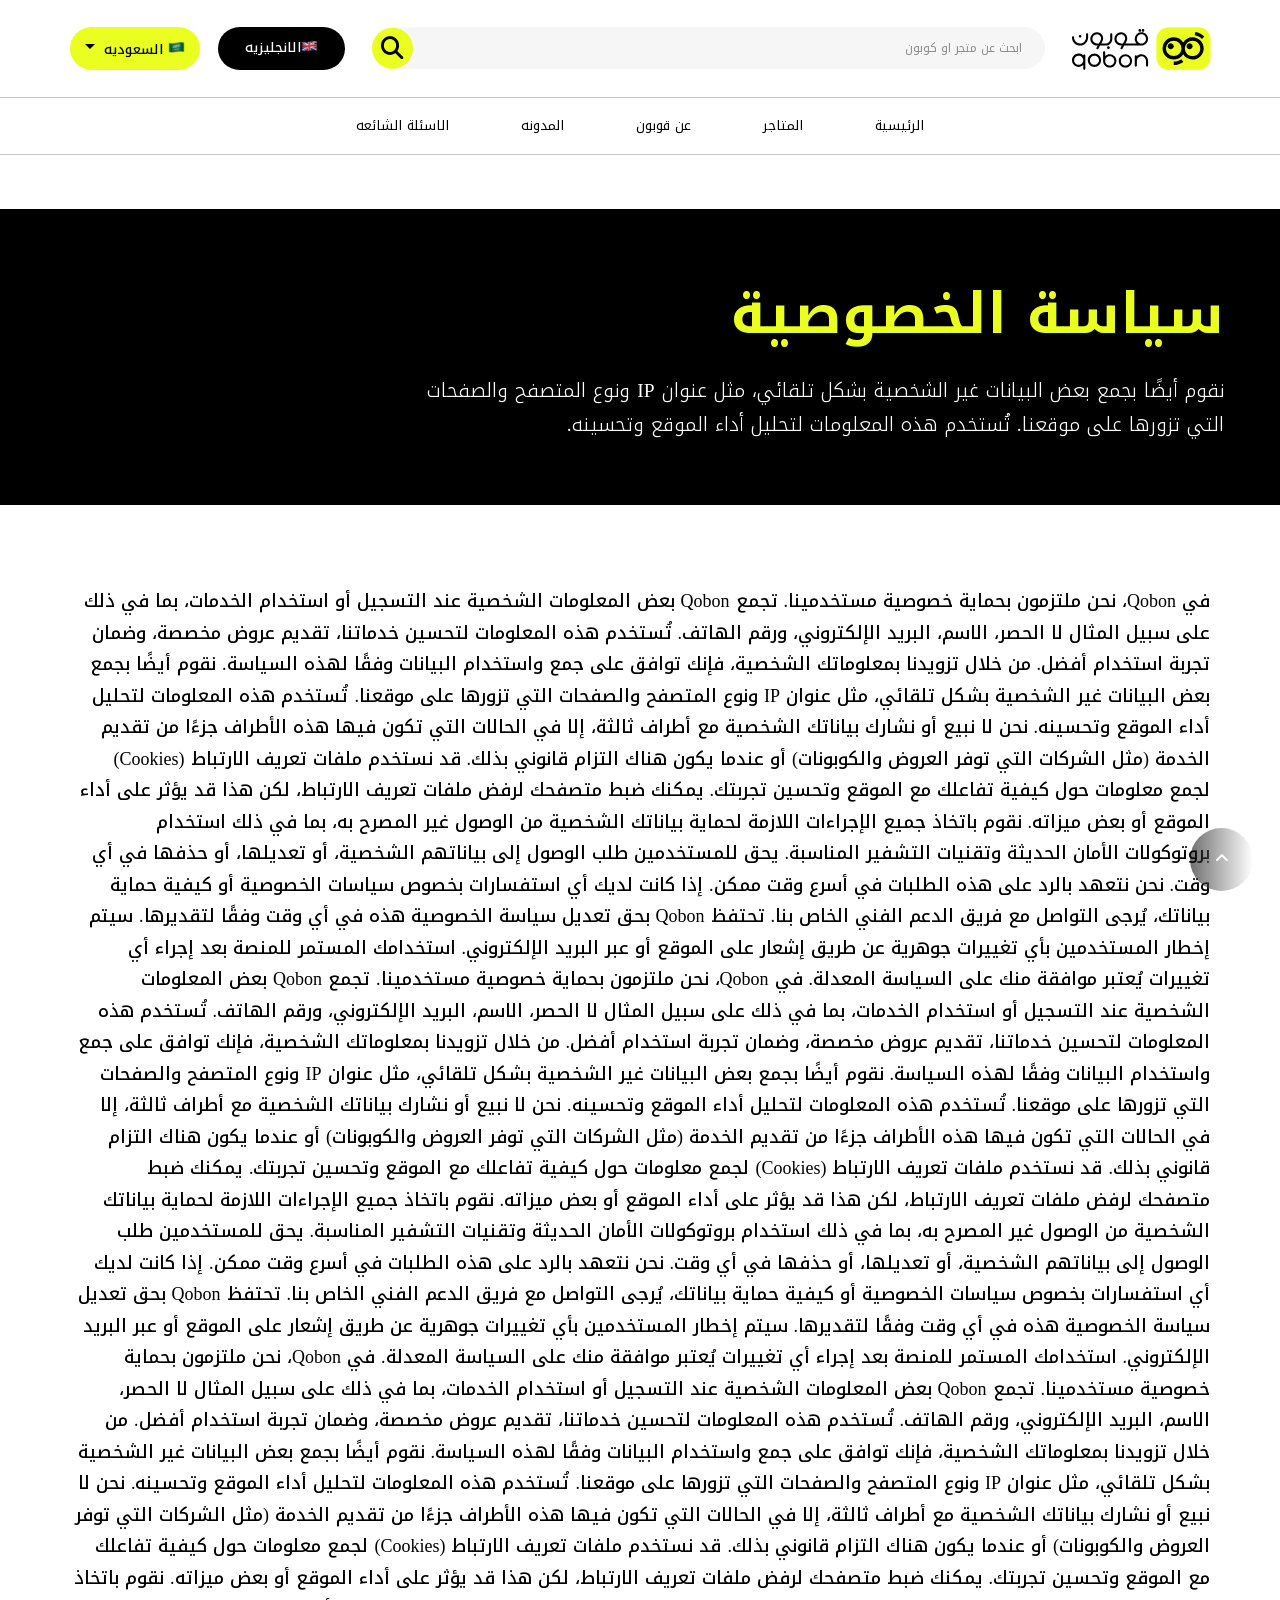
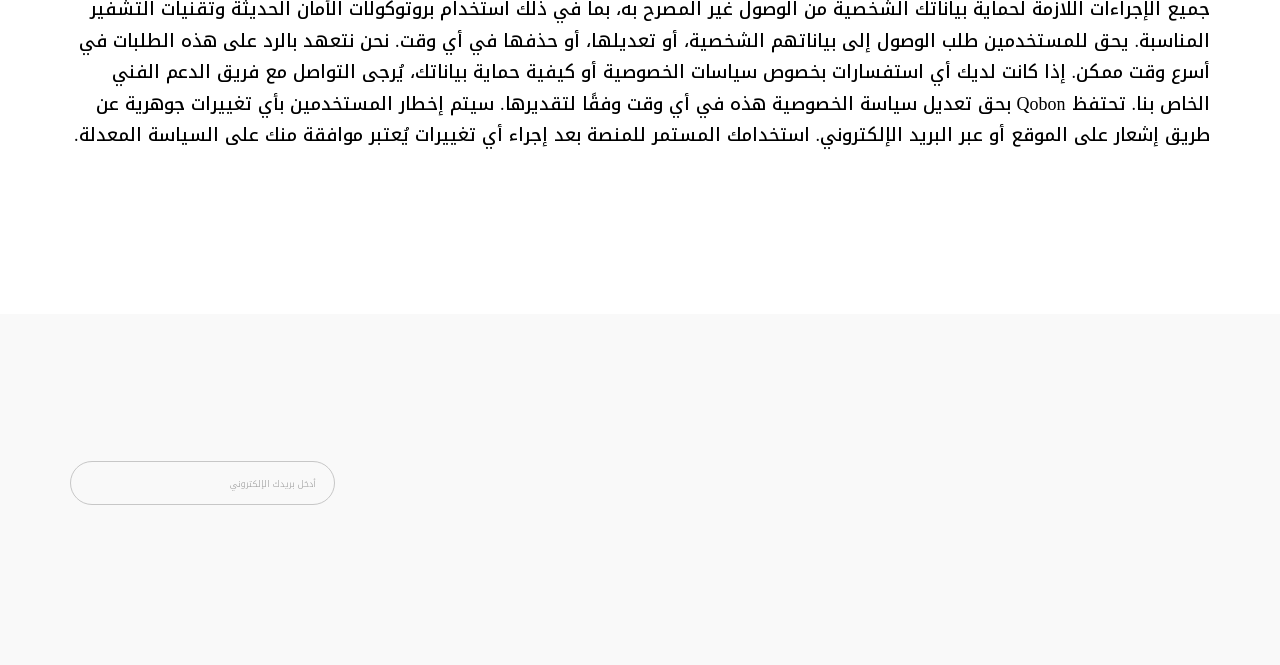
<file: privacy.html>
<!DOCTYPE html>
<html lang="en" dir="rtl">

<head>
    <meta charset="UTF-8">
    <meta name="viewport" content="width=device-width, initial-scale=1.0">
    <title>privacy</title>
    <link rel="stylesheet" type="text/css" href="./css/bootstrap.rtl.min.css">
    <link rel="stylesheet" type="text/css" href="./css/all.css">
    <link rel="stylesheet" type="text/css" href="./css/owl.carousel.min.css">
    <link rel="stylesheet" type="text/css" href="./css/owl.theme.default.min.css">
    <link rel="stylesheet" href="./css/tsfldr/tscss0.css">
    <link rel="stylesheet" href="./css/tsfldr/tscss1.css">
    <link rel="stylesheet" href="./css/tsfldr/tscss2.css">
    <link rel="stylesheet" href="./css/tsfldr/tscss3.css">
    <link rel="stylesheet" href="./css/aos.css">

</head>

<body class="tsprivacy TSWView tsrtl  position-relative">

    <div id="tsajxbg" class=""></div>
    <div id="tssection-tspgtop"></div>

    <!-- Header -->
	 <header id="ts-tophdr" class="h-auto  ts-tophdr ">
		<div class="hdr_super_container h-100 w-100">
			<div class="notCollps-menu mt-4 container d-flex w-100 mt-4 px-md-0 px-4">
				<!-- **** Logo here *****-->
				<a href="#" class=" border-0">
					<!-- Embed SVG with <object> to use it inside javascript -->
					<object id="svgObject" class="tsc-logo-h d-md-block d-none" type="image/svg+xml"
						data="./tsimg/qobon-logo.svg"></object>
					<object id="svgObject" class="tsc-logo-h d-md-none d-block" type="image/svg+xml"
						data="./tsimg/qobon-logo-mob.svg"></object>

				</a>

				<!-- ****** Search input ****** -->
				<div class="position-relative w-100 h-auto hdr_search flex-grow-1 mx-md-4 mx-2 ">
					<input class=" w-100 py-2" type="text" placeholder="ابحث عن متجر او كوبون">
					<a href=""
						class="search_btn d-flex justify-content-center align-items-center position-absolute top-50 end-0  tsc-cursorpointer bordr90 tsbg-main border-0 ">
						<i class="fa fa-search tsfs-30 px-md-2 px-2 py-md-2 py-2 tscl-0"></i>
					</a>
				</div>

				<!-- ***** English button***** -->
				<a href="#"
					class=" hdr_btn1 d-flex justify-content-center align-items-center px-md-4 px-2 py-md-0 py-2  ">
					<div class="TSFntMedium tsfs-18 tscl-F d-flex align-items-center justify-content-between"><i><img
								src="./tsimg/qobon-gb-icon.png" alt=""></i>
						<span class="d-md-block d-none">الانجليزيه</span>
					</div>
				</a>

				<!-- ***** Language selection dropdown***** -->
				<div class="dropdown ms-3 d-md-block d-none">
					<button class="hdr_btn2 btn btn-secondary dropdown-toggle" type="button" id="dropdownMenuButton1"
						data-bs-toggle="dropdown" aria-expanded="false">
						<span class="TSFntMedium tsfs-18 tscl-F"><i><img src="./tsimg/qobon-sa-icon.png" alt=""></i>
							السعوديه </span>
					</button>
					<ul class="dropdown-menu" aria-labelledby="dropdownMenuButton1">
						<li><a class="dropdown-item" href="#"> <span class="TSFntMedium tsfs-18 tscl-0"><i><img
											src="./tsimg/qobon-gb-icon.png" alt=""></i> الانجليزيه </span></a></li>
						<li><a class="dropdown-item" href="#"> <span class="TSFntMedium tsfs-18 tscl-0"><i><img
											src="./tsimg/qobon-gb-icon.png" alt=""></i> الانجليزيه </span></a></li>
						<li><a class="dropdown-item" href="#"> <span class="TSFntMedium tsfs-18 tscl-0"><i><img
											src="./tsimg/qobon-gb-icon.png" alt=""></i> الانجليزيه </span></a></li>
						<li><a class="dropdown-item" href="#"> <span class="TSFntMedium tsfs-18 tscl-0"><i><img
											src="./tsimg/qobon-gb-icon.png" alt=""></i> الانجليزيه </span></a></li>
						<li><a class="dropdown-item" href="#"> <span class="TSFntMedium tsfs-18 tscl-0"><i><img
											src="./tsimg/qobon-gb-icon.png" alt=""></i> الانجليزيه </span></a></li>
						<li><a class="dropdown-item" href="#"> <span class="TSFntMedium tsfs-18 tscl-0"><i><img
											src="./tsimg/qobon-gb-icon.png" alt=""></i> الانجليزيه </span></a></li>
						<li><a class="dropdown-item" href="#"> <span class="TSFntMedium tsfs-18 tscl-0"><i><img
											src="./tsimg/qobon-gb-icon.png" alt=""></i> الانجليزيه </span></a></li>

					</ul>
				</div>

				<!-- *****Menu toggeler button******* -->
				<button class="togglerMnubtn d-md-none d-block navbar-toggler border-0 p-0 ms-2" type="button"
					data-bs-toggle="collapse" data-bs-target="#TopMenuModal" aria-controls="TopMenuModal"
					aria-expanded="false" aria-label="Toggle navigation">
					<img class="togglerMnuIcn" src="./tsimg/qobon-menu-hamborger.svg" alt="">
				</button>
			</div>
			<!--************ Menu ***************-->

			<div class="   topMenu w-100 tsbg-F mt-md-4 mt-0 z-2 " id="topMenu">
				   <div class=" nav_cntnr w-100 h-auto">
					<nav class=" px-md-0 px-4 container main-nav w-100 ">
						<div class="navbar  navbar-expand-md ">
							<div id="TopMenuModal" class=" tsc-top-mnu  collapse navbar-collapse ">
								<!--******** logo and exit icon in mobile ******** -->
								<div class="d-md-none d-block d-flex justify-content-between align align-items-center">
									<img class="tsc-logo-h2" src="./tsimg/qobon-logo.svg" alt="">
									<i class="exit-icon fas fa-xmark exit-icon fa-2x "></i>
								</div>
								<!--********* menu **********  -->
								<ul
									class="tsc-mnu-blk menu-header-menu-ar navbar-nav navbar-nav m-md-auto m-0 d-flex gap-md-5 gap-1 mt-md-0 mt-5">
									<li class="active nav-item  py-md-2 py-0"><a
											class=" tsc-mnu-lnk TSFntRegular tsfs-18 tscl-hdr-mnulnk nav-link "
											href="./index.html">الرئيسية</a></li>
									<li class=" nav-item  py-md-2 py-0"><a
											class="tsc-mnu-lnk TSFntRegular tsfs-18 tscl-hdr-mnulnk nav-link"
											href="./stores.html">
											المتاجر</a></li>
									<li class=" nav-item  py-md-2 py-0"><a
											class="tsc-mnu-lnk TSFntRegular tsfs-18 tscl-hdr-mnulnk nav-link"
											href="./about-us.html">
											عن قوبون</a></li>
									<li class=" nav-item  py-md-2 py-0"><a
											class="tsc-mnu-lnk TSFntRegular tsfs-18 tscl-hdr-mnulnk nav-link"
											href="./blogs.html">المدونه</a>
									</li>
									<li class=" nav-item  py-md-2 py-0"><a
											class="tsc-mnu-lnk TSFntRegular tsfs-18 tscl-hdr-mnulnk nav-link"
											href="./faqs.html">الاسئلة الشائعه</a>
									</li>
	
								</ul>
								<hr class="d-md-none d-block tsbg-bg3">
								<div class="d-md-none d-block d-flex justify-content-md-center justify-content-start align-items-end gap-4 mt-md-0 mt-4 mb-md-0 mb-2 pb-md-0 pb-4">
									<ul class="footer-menu d-flex flex-column gap-2">
										<li class="tsc-tr06s tsc-tr-end"><a class="TSFntLight mnu_link tsfs-18 tscl-0"
												href="#"> العروض
												الحالية</a></li>
										<li class="tsc-tr06s tsc-tr-end"><a class="TSFntLight mnu_link tsfs-18 tscl-0"
												href="#">الشروط
												والاحكام</a></li>
										<li class="tsc-tr06s tsc-tr-end"><a class="TSFntLight mnu_link tsfs-18 tscl-0"
												href="#">سياسة
												الخصوصيه</a></li>
										<li class="tsc-tr06s tsc-tr-end"><a class="TSFntLight mnu_link tsfs-18 tscl-0"
												href="#">اتصل
												بنا</a></li>
									</ul>
									<ul class="footer-menu d-flex flex-column gap-2">
										<li class="tsc-tr06s tsc-tr-end"><a class="TSFntLight mnu_link tsfs-18 tscl-0"
												href="#"> العروض
												الحالية</a></li>
										<li class="tsc-tr06s tsc-tr-end"><a class="TSFntLight mnu_link tsfs-18 tscl-0"
												href="#">الشروط
												والاحكام</a></li>
										<li class="tsc-tr06s tsc-tr-end"><a class="TSFntLight mnu_link tsfs-18 tscl-0"
												href="#">سياسة
												الخصوصيه</a></li>
										<li class="tsc-tr06s tsc-tr-end"><a class="TSFntLight mnu_link tsfs-18 tscl-0"
												href="#">اتصل
												بنا</a></li>
									</ul>
								</div>
								<div class="d-md-none d-block  d-flex gap-4 ">
									<a href="" target="_blank" class="tsc-tr06s tsc-tr-top">
										<i class="fab fa-facebook fa-2x tscl-0"></i>
									</a>
									<a href="" target="_blank" class="tsc-tr06s tsc-tr-top">
										<i class="fab fa-snapchat fa-2x tscl-0"></i>
									</a>
									<a href="" target="_blank" class="tsc-tr06s tsc-tr-top">
										<i class="fab fa-tiktok fa-2x tscl-0"></i>
									</a>
									<a href="" target="_blank" class="tsc-tr06s tsc-tr-top">
										<i class="fab fa-x-twitter fa-2x tscl-0"></i>
									</a>
									<a href="" target="_blank" class="tsc-tr06s tsc-tr-top">
										<i class="fab fa-instagram fa-2x tscl-0"></i>
									</a>
	
								</div>
								<div class="lang_btns d-flex gap-2 d-md-none d-block mt-4">
									<!-- ***********English button************ -->
									<a href="#"
										class=" hdr_btn1 d-flex justify-content-center align-items-center  px-4  py-1  ">
										<div
											class="TSFntMedium tsfs-18 tscl-F d-flex gap-1 align-items-center justify-content-between">
											<i><img src="./tsimg/qobon-gb-icon.png" alt=""></i>
											<span>الانجليزية</span>
										</div>
									</a>
	
									<!-- ***** Language selection dropdown***** -->
									<div class="dropdown ms-3 d-md-none d-block">
										<button class="hdr_btn2 btn btn-secondary dropdown-toggle" type="button"
											id="dropdownMenuButton1" data-bs-toggle="dropdown" aria-expanded="false">
											<span class="TSFntMedium tsfs-18 tscl-F"><i><img src="./tsimg/qobon-sa-icon.png"
														alt=""></i>
												السعودية </span>
										</button>
										<ul class="dropdown-menu" aria-labelledby="dropdownMenuButton1">
											<li><a class="dropdown-item" href="#"> <span
														class="TSFntMedium tsfs-18 tscl-0"><i><img
																src="./tsimg/qobon-gb-icon.png" alt=""></i> الانجليزيه
													</span></a></li>
											<li><a class="dropdown-item" href="#"> <span
														class="TSFntMedium tsfs-18 tscl-0"><i><img
																src="./tsimg/qobon-gb-icon.png" alt=""></i> الانجليزيه
													</span></a></li>
											<li><a class="dropdown-item" href="#"> <span
														class="TSFntMedium tsfs-18 tscl-0"><i><img
																src="./tsimg/qobon-gb-icon.png" alt=""></i> الانجليزيه
													</span></a></li>
											<li><a class="dropdown-item" href="#"> <span
														class="TSFntMedium tsfs-18 tscl-0"><i><img
																src="./tsimg/qobon-gb-icon.png" alt=""></i> الانجليزيه
													</span></a></li>
											<li><a class="dropdown-item" href="#"> <span
														class="TSFntMedium tsfs-18 tscl-0"><i><img
																src="./tsimg/qobon-gb-icon.png" alt=""></i> الانجليزيه
													</span></a></li>
											<li><a class="dropdown-item" href="#"> <span
														class="TSFntMedium tsfs-18 tscl-0"><i><img
																src="./tsimg/qobon-gb-icon.png" alt=""></i> الانجليزيه
													</span></a></li>
											<li><a class="dropdown-item" href="#"> <span
														class="TSFntMedium tsfs-18 tscl-0"><i><img
																src="./tsimg/qobon-gb-icon.png" alt=""></i> الانجليزيه
													</span></a></li>
	
										</ul>
									</div>
								</div>
							</div>
						</div>
					</nav>
				   </div>
				   
				</div>
				
			
		</div>
	</header>

    <!-- Topbnr -->
    <section id="tstopbnr" class="tsc-sec-tstopbnr tsbg-0 w-100 h-auto mt-md-5 mt-5 py-md-5 py-2 ">
        <div class="container px-md-0 px-4 py-2">
            <div class="row ">
                <div class="col-12 d-flex flex-column justify-content-center align-items-start gap-2 p-0 py-md-0 py-3">
                    <h1 class="tscl-main">سياسة الخصوصية</h1>
                    <p class="p1 tscl-F m-0 pe-md-5 pe-0 col-9">نقوم أيضًا بجمع بعض البيانات غير الشخصية بشكل تلقائي، مثل عنوان IP ونوع المتصفح والصفحات التي تزورها على موقعنا. تُستخدم هذه المعلومات لتحليل أداء الموقع وتحسينه.</p>
                </div>

            </div>
        </div>

    </section>
     <!-- tspstcntnt -->
     <section id="tspstcntnt" class="tsc-sec-tspstcntnt w-100 h-auto pt-md-4 pt-2">
        <div class="container px-md-0 px-4 pb-5">
            <p class="TSFntMedium tsfs-24 tscl-0 my-md-5 my-3 ">
                في Qobon، نحن ملتزمون بحماية خصوصية مستخدمينا. تجمع Qobon بعض المعلومات الشخصية عند التسجيل أو استخدام الخدمات، بما في ذلك على سبيل المثال لا الحصر، الاسم، البريد الإلكتروني، ورقم الهاتف. تُستخدم هذه المعلومات لتحسين خدماتنا، تقديم عروض مخصصة، وضمان تجربة استخدام أفضل. من خلال تزويدنا بمعلوماتك الشخصية، فإنك توافق على جمع واستخدام البيانات وفقًا لهذه السياسة. نقوم أيضًا بجمع بعض البيانات غير الشخصية بشكل تلقائي، مثل عنوان IP ونوع المتصفح والصفحات التي تزورها على موقعنا. تُستخدم هذه المعلومات لتحليل أداء الموقع وتحسينه.
نحن لا نبيع أو نشارك بياناتك الشخصية مع أطراف ثالثة، إلا في الحالات التي تكون فيها هذه الأطراف جزءًا من تقديم الخدمة (مثل الشركات التي توفر العروض والكوبونات) أو عندما يكون هناك التزام قانوني بذلك. قد نستخدم ملفات تعريف الارتباط (Cookies) لجمع معلومات حول كيفية تفاعلك مع الموقع وتحسين تجربتك. يمكنك ضبط متصفحك لرفض ملفات تعريف الارتباط، لكن هذا قد يؤثر على أداء الموقع أو بعض ميزاته. نقوم باتخاذ جميع الإجراءات اللازمة لحماية بياناتك الشخصية من الوصول غير المصرح به، بما في ذلك استخدام بروتوكولات الأمان الحديثة وتقنيات التشفير المناسبة.
يحق للمستخدمين طلب الوصول إلى بياناتهم الشخصية، أو تعديلها، أو حذفها في أي وقت. نحن نتعهد بالرد على هذه الطلبات في أسرع وقت ممكن. إذا كانت لديك أي استفسارات بخصوص سياسات الخصوصية أو كيفية حماية بياناتك، يُرجى التواصل مع فريق الدعم الفني الخاص بنا. تحتفظ Qobon بحق تعديل سياسة الخصوصية هذه في أي وقت وفقًا لتقديرها. سيتم إخطار المستخدمين بأي تغييرات جوهرية عن طريق إشعار على الموقع أو عبر البريد الإلكتروني. استخدامك المستمر للمنصة بعد إجراء أي تغييرات يُعتبر موافقة منك على السياسة المعدلة.
في Qobon، نحن ملتزمون بحماية خصوصية مستخدمينا. تجمع Qobon بعض المعلومات الشخصية عند التسجيل أو استخدام الخدمات، بما في ذلك على سبيل المثال لا الحصر، الاسم، البريد الإلكتروني، ورقم الهاتف. تُستخدم هذه المعلومات لتحسين خدماتنا، تقديم عروض مخصصة، وضمان تجربة استخدام أفضل. من خلال تزويدنا بمعلوماتك الشخصية، فإنك توافق على جمع واستخدام البيانات وفقًا لهذه السياسة. نقوم أيضًا بجمع بعض البيانات غير الشخصية بشكل تلقائي، مثل عنوان IP ونوع المتصفح والصفحات التي تزورها على موقعنا. تُستخدم هذه المعلومات لتحليل أداء الموقع وتحسينه.
نحن لا نبيع أو نشارك بياناتك الشخصية مع أطراف ثالثة، إلا في الحالات التي تكون فيها هذه الأطراف جزءًا من تقديم الخدمة (مثل الشركات التي توفر العروض والكوبونات) أو عندما يكون هناك التزام قانوني بذلك. قد نستخدم ملفات تعريف الارتباط (Cookies) لجمع معلومات حول كيفية تفاعلك مع الموقع وتحسين تجربتك. يمكنك ضبط متصفحك لرفض ملفات تعريف الارتباط، لكن هذا قد يؤثر على أداء الموقع أو بعض ميزاته. نقوم باتخاذ جميع الإجراءات اللازمة لحماية بياناتك الشخصية من الوصول غير المصرح به، بما في ذلك استخدام بروتوكولات الأمان الحديثة وتقنيات التشفير المناسبة.
يحق للمستخدمين طلب الوصول إلى بياناتهم الشخصية، أو تعديلها، أو حذفها في أي وقت. نحن نتعهد بالرد على هذه الطلبات في أسرع وقت ممكن. إذا كانت لديك أي استفسارات بخصوص سياسات الخصوصية أو كيفية حماية بياناتك، يُرجى التواصل مع فريق الدعم الفني الخاص بنا. تحتفظ Qobon بحق تعديل سياسة الخصوصية هذه في أي وقت وفقًا لتقديرها. سيتم إخطار المستخدمين بأي تغييرات جوهرية عن طريق إشعار على الموقع أو عبر البريد الإلكتروني. استخدامك المستمر للمنصة بعد إجراء أي تغييرات يُعتبر موافقة منك على السياسة المعدلة.
في Qobon، نحن ملتزمون بحماية خصوصية مستخدمينا. تجمع Qobon بعض المعلومات الشخصية عند التسجيل أو استخدام الخدمات، بما في ذلك على سبيل المثال لا الحصر، الاسم، البريد الإلكتروني، ورقم الهاتف. تُستخدم هذه المعلومات لتحسين خدماتنا، تقديم عروض مخصصة، وضمان تجربة استخدام أفضل. من خلال تزويدنا بمعلوماتك الشخصية، فإنك توافق على جمع واستخدام البيانات وفقًا لهذه السياسة. نقوم أيضًا بجمع بعض البيانات غير الشخصية بشكل تلقائي، مثل عنوان IP ونوع المتصفح والصفحات التي تزورها على موقعنا. تُستخدم هذه المعلومات لتحليل أداء الموقع وتحسينه.
نحن لا نبيع أو نشارك بياناتك الشخصية مع أطراف ثالثة، إلا في الحالات التي تكون فيها هذه الأطراف جزءًا من تقديم الخدمة (مثل الشركات التي توفر العروض والكوبونات) أو عندما يكون هناك التزام قانوني بذلك. قد نستخدم ملفات تعريف الارتباط (Cookies) لجمع معلومات حول كيفية تفاعلك مع الموقع وتحسين تجربتك. يمكنك ضبط متصفحك لرفض ملفات تعريف الارتباط، لكن هذا قد يؤثر على أداء الموقع أو بعض ميزاته. نقوم باتخاذ جميع الإجراءات اللازمة لحماية بياناتك الشخصية من الوصول غير المصرح به، بما في ذلك استخدام بروتوكولات الأمان الحديثة وتقنيات التشفير المناسبة.
يحق للمستخدمين طلب الوصول إلى بياناتهم الشخصية، أو تعديلها، أو حذفها في أي وقت. نحن نتعهد بالرد على هذه الطلبات في أسرع وقت ممكن. إذا كانت لديك أي استفسارات بخصوص سياسات الخصوصية أو كيفية حماية بياناتك، يُرجى التواصل مع فريق الدعم الفني الخاص بنا. تحتفظ Qobon بحق تعديل سياسة الخصوصية هذه في أي وقت وفقًا لتقديرها. سيتم إخطار المستخدمين بأي تغييرات جوهرية عن طريق إشعار على الموقع أو عبر البريد الإلكتروني. استخدامك المستمر للمنصة بعد إجراء أي تغييرات يُعتبر موافقة منك على السياسة المعدلة.
            </p>
        </div>
        
       </section>

   <!-- Footer -->
	<footer class=" w-100 h-auto tsbg-ftr-bg position-relative pt-md-5 pt-4 pb-md-5 pb-5 mt-5 ">
		<div class="container p-0 pt-md-4 pt-5 pb-md-5 pb-5 px-md-0 px-4 ">
			<div class="row">
				<div class="col-md-3 col-12 d-flex flex-column justify-content-center gap-4">
					<img class="tsc-logo-f" src="./tsimg/qobon-logo.svg" alt="">
					<p class="text1 col-md-12 col-7 TSFntLight tsfs-18 tscl-0">
						منصة توفر أفضل العروض والخصومات على المنتجات والخدمات. نحن هنا لمساعدتك في توفير المال أثناء
						التسوق عبر الإنترنت.
					</p>
				</div>
				<div
					class="col-md-6 col-12 d-flex justify-content-md-center justify-content-start align-items-end gap-5 mt-md-0 mt-4 mb-md-0 mb-5 pb-md-0 pb-5">
					<ul class="footer-menu d-flex flex-column gap-2">
						<li class="tsc-tr06s tsc-tr-end"><a class="TSFntLight mnu_link tsfs-18 tscl-0" href="#">عروض
								الشهر</a></li>
						<li class="tsc-tr06s tsc-tr-end"><a class="TSFntLight mnu_link tsfs-18 tscl-0"
								href="#">المتاجر</a></li>
						<li class="tsc-tr06s tsc-tr-end"><a class="TSFntLight mnu_link tsfs-18 tscl-0" href="./about-us.html">عن
								قوبون</a></li>
						<li class="tsc-tr06s tsc-tr-end"><a class="TSFntLight mnu_link tsfs-18 tscl-0"
								href="./blogs.html">المدونه</a></li>
					</ul>
					<ul class="footer-menu d-flex flex-column gap-2">
						<li class="tsc-tr06s tsc-tr-end"><a class="TSFntLight mnu_link tsfs-18 tscl-0" href="#tsnewoffers"> العروض
								الحالية</a></li>
						<li class="tsc-tr06s tsc-tr-end"><a class="TSFntLight mnu_link tsfs-18 tscl-0" href="./terms.html">الشروط
								والاحكام</a></li>
						<li class="tsc-tr06s tsc-tr-end"><a class="TSFntLight mnu_link tsfs-18 tscl-0" href="./privacy.html">سياسة
								الخصوصيه</a></li>
						<li class="tsc-tr06s tsc-tr-end"><a class="TSFntLight mnu_link tsfs-18 tscl-0" href="#">اتصل
								بنا</a></li>
					</ul>
				</div>
				<div class="col-md-3 col-12 d-flex flex-column justify-content-end align-items-start gap-md-3 gap-2">
					<span class="d-md-block d-none TSFntLight tsfs-18 tscl-0">ابقَ على اطلاع بالعروض الحصرية</span>
					<div class="position-relative w-100 h-auto ">
						<input class="bordr90  bg-transparent tscl-ftr-plc-hdr w-100 py-md-2 py-3 ps-3" type="text"
							placeholder="أدخل بريدك الإلكتروني">
						<a href=""
							class="mail-btn d-flex justify-content-center align-items-center position-absolute top-50 end-0  tsc-cursorpointer bordr90 tsbg-main border-0 ">
							<i class="fa fa-arrow-left tsfs-22 px-md-2 px-3 py-md-2 py-3 tscl-0"></i>
						</a>
					</div>
					<div class="d-flex gap-2">
						<a href="" target="_blank" class="tsc-tr06s tsc-tr-top">
							<i class="fab fa-facebook fa-2x tscl-0"></i>
						</a>
						<a href="" target="_blank" class="tsc-tr06s tsc-tr-top">
							<i class="fab fa-snapchat fa-2x tscl-0"></i>
						</a>
						<a href="" target="_blank" class="tsc-tr06s tsc-tr-top">
							<i class="fab fa-tiktok fa-2x tscl-0"></i>
						</a>
						<a href="" target="_blank" class="tsc-tr06s tsc-tr-top">
							<i class="fab fa-x-twitter fa-2x tscl-0"></i>
						</a>
						<a href="" target="_blank" class="tsc-tr06s tsc-tr-top">
							<i class="fab fa-instagram fa-2x tscl-0"></i>
						</a>

					</div>
				</div>
			</div>
		</div>

	</footer>




    <!-- gotop icon -->
    <div id="ts-gototop" class="text-center position-fixed bottom-0 ms-4 mb-2 rounded-circle">
        <i class="fa-solid fa-angle-up"></i>
    </div>

    <div style="display: none!important;"><a href="https://shaghf.co/" target="-blank">Developed for
            www.shaghf.co/</a>&nbsp;-&nbsp;<a href="https://tiknosoft.com/" target="-blank">Powered By TiknoSoft
            Technologies</a></div>
    <style id="TSCSSIn-inline-css" type="text/css">
        .ts-tophdr {
            background-color: var(--tscl-ebe6e4);
        }
    </style>


    <script src="./js/jquery-3.5.1.min.js"></script>
    <script src="./js/popper.min.js"></script>
    <script src="./js/owl.carousel.min.js"></script>
    <script src="./js/bootstrap.min.js"></script>

    <script src="./js/tsfldr/tsjs0.js"></script>
    <script src="./js/tsfldr/tsjs_main.js"></script>
    <script src="./js/tsfldr/tsjsz.js"></script>
    <script src="./Test.js"></script>
    <script src="./js/aos.js"></script>
    <script type="text/javascript" id="TSJSInJQ-js-after">
		/* <![CDATA[ */(function ($) {
            $(document).ready(function () {
                let _tscf7_refresh_captcha_H = function (e) {
                    e.preventDefault();

                    var _form = $(e.target);
                    _form.find('input[name="tswpcf7-answer-correct"]').val('');
                    let _pgNum = 1;
                    let ts_pagination = $('#ts_pagination');
                    if (ts_pagination) {
                        _pgNum = $(ts_pagination).attr('data-tscurpg');
                    }

                    var _tscf7Ques = _form.find(".tswpcf7-question");
                    var _tscf7CorrAns = _form.find('input[name="tswpcf7-answer-correct"]');
                    $.ajax({
                        cache: false,
                        url: 'https://localphpsites/customers/derosa24/wp-admin/admin-ajax.php?nocache=' + Math.random(),
                        type: 'GET',
                        data: {
                            'action': 'tsajxhandler',
                            'TSAJAXCALL': '37d6cd3c5e',
                            'tsfunc': 'tscf7_refresh_captcha',
                            'nonce': '3a5c3e041e',
                            'ts_paged': _pgNum,
                        },
                        beforeSend: function () {
                            $('#tsajxbg').addClass('tsajxbg'); $('#tsajxbg').html('<i class="fa-solid fa-spinner fa-spin fa-fw fa-5x ts-spinner"></i>');

                        },
                        success: function (result) {

                            if (_tscf7Ques)
                                _tscf7Ques.text(result.data.question + " = ");
                            (_tscf7CorrAns)
                            _tscf7CorrAns.val(result.data.encrypted_answer);
                            $.tscf7_refresh_captcha_Attach();
                            $('#tsajxbg').html(''); $('#tsajxbg').removeClass('tsajxbg');
                        },
                        error: function (errordata) {
                            $.tscf7_refresh_captcha_Attach();
                            $('#tsajxbg').html(''); $('#tsajxbg').removeClass('tsajxbg');
                        },
                    });
                };
                $.tscf7_refresh_captcha_Attach = function () {
                    $(document).unbind('wpcf7submit');
                    $(document).on('wpcf7submit', _tscf7_refresh_captcha_H);
                };

                $.tscf7_refresh_captcha_Attach();
            });
        })(jQuery);
        (function ($) {
            $(document).ready(function () {
                // Initialize AOS initially
                AOS.init({
                });

                // Refresh AOS on window resize
                $(window).on('resize', function () {
                    $.timeout = setTimeout(function () {
                        AOS.init({
                        }); // Refresh AOS to recalculate element positions
                        clearTimeout($.timeout);
                    }, 300); // Add a small delay to handle layout changes
                });
            });
        })(jQuery);

        (function ($) {
            $(document).ready(function () {
                $.TSDragging = false;
                $('.tsc-sec-hmspartcl .ts-vid-icon')
                    .mousedown(function () {
                        $.TSDragging = false;
                    })
                    .mousemove(function () {
                        $.TSDragging = true;
                    })
                $('.tsc-sec-hmspartcl .ts-vid-icon').click(function () {
                    if ($.TSDragging == true) return;
                    let SrcImage = $(this).data('fullimg');
                    $('').attr('src', SrcImage);
                    //
                    if ('' != '') {
                        let ImgText = $(this).data('tsdesc');
                        if (ImgText != null && ImgText != '') {
                            $('').text(ImgText);
                            $('').show();
                        } else {
                            $('').hide();
                        }
                    }
                    let myModal = new bootstrap.Modal($('#VideoModal'), {
                        keyboard: false
                    })
                    myModal.show();
                });
            });
        })(jQuery);
        /* ]]> */
    </script>
    <script>
        // Get the eye and pupil elements
        document.getElementById('svgObject').addEventListener('load', function () {
            // Access the embedded SVG document
            const svgDoc = this.contentDocument;

            // Now you can select the SVG elements by ID
            const leftPupil = svgDoc.getElementById('leftPupil');
            const rightPupil = svgDoc.getElementById('rightPupil');




            // Add mousemove event listener to track both eyes
            document.addEventListener('mousemove', (event) => {
                // Track the left eye
                const leftEye = svgDoc.querySelectorAll('.eye')[0];
                trackMouse(event, leftEye, leftPupil);


                // Track the right eye
                const rightEye = svgDoc.querySelectorAll('.eye')[1];
                trackMouse(event, rightEye, rightPupil);

            });
        });



        // Function to update pupil position based on cursor location
        function trackMouse(event, eyeElement, pupilElement) {
            // Get the bounding rectangle of the eye element
            const eyeRect = eyeElement.getBoundingClientRect();
            const eyeCenterX = eyeRect.left + eyeRect.width / 2;
            const eyeCenterY = eyeRect.top + eyeRect.height / 2;

            // Calculate the angle between the center of the eye and the mouse cursor
            const angle = Math.atan2(event.clientY - eyeCenterY, event.clientX - eyeCenterX);

            // Define how far the pupil can move (maximum distance from center)
            const maxDistance = 8; // Adjust this value for more or less pupil movement

            // Calculate the new position for the pupil
            const pupilX = Math.cos(angle) * maxDistance;
            const pupilY = Math.sin(angle) * maxDistance;

            // Apply the calculated position to the pupil
            pupilElement.style.transform = `translate(${pupilX}px, ${pupilY}px)`;
        }


    </script>
</body>

</html
</file>
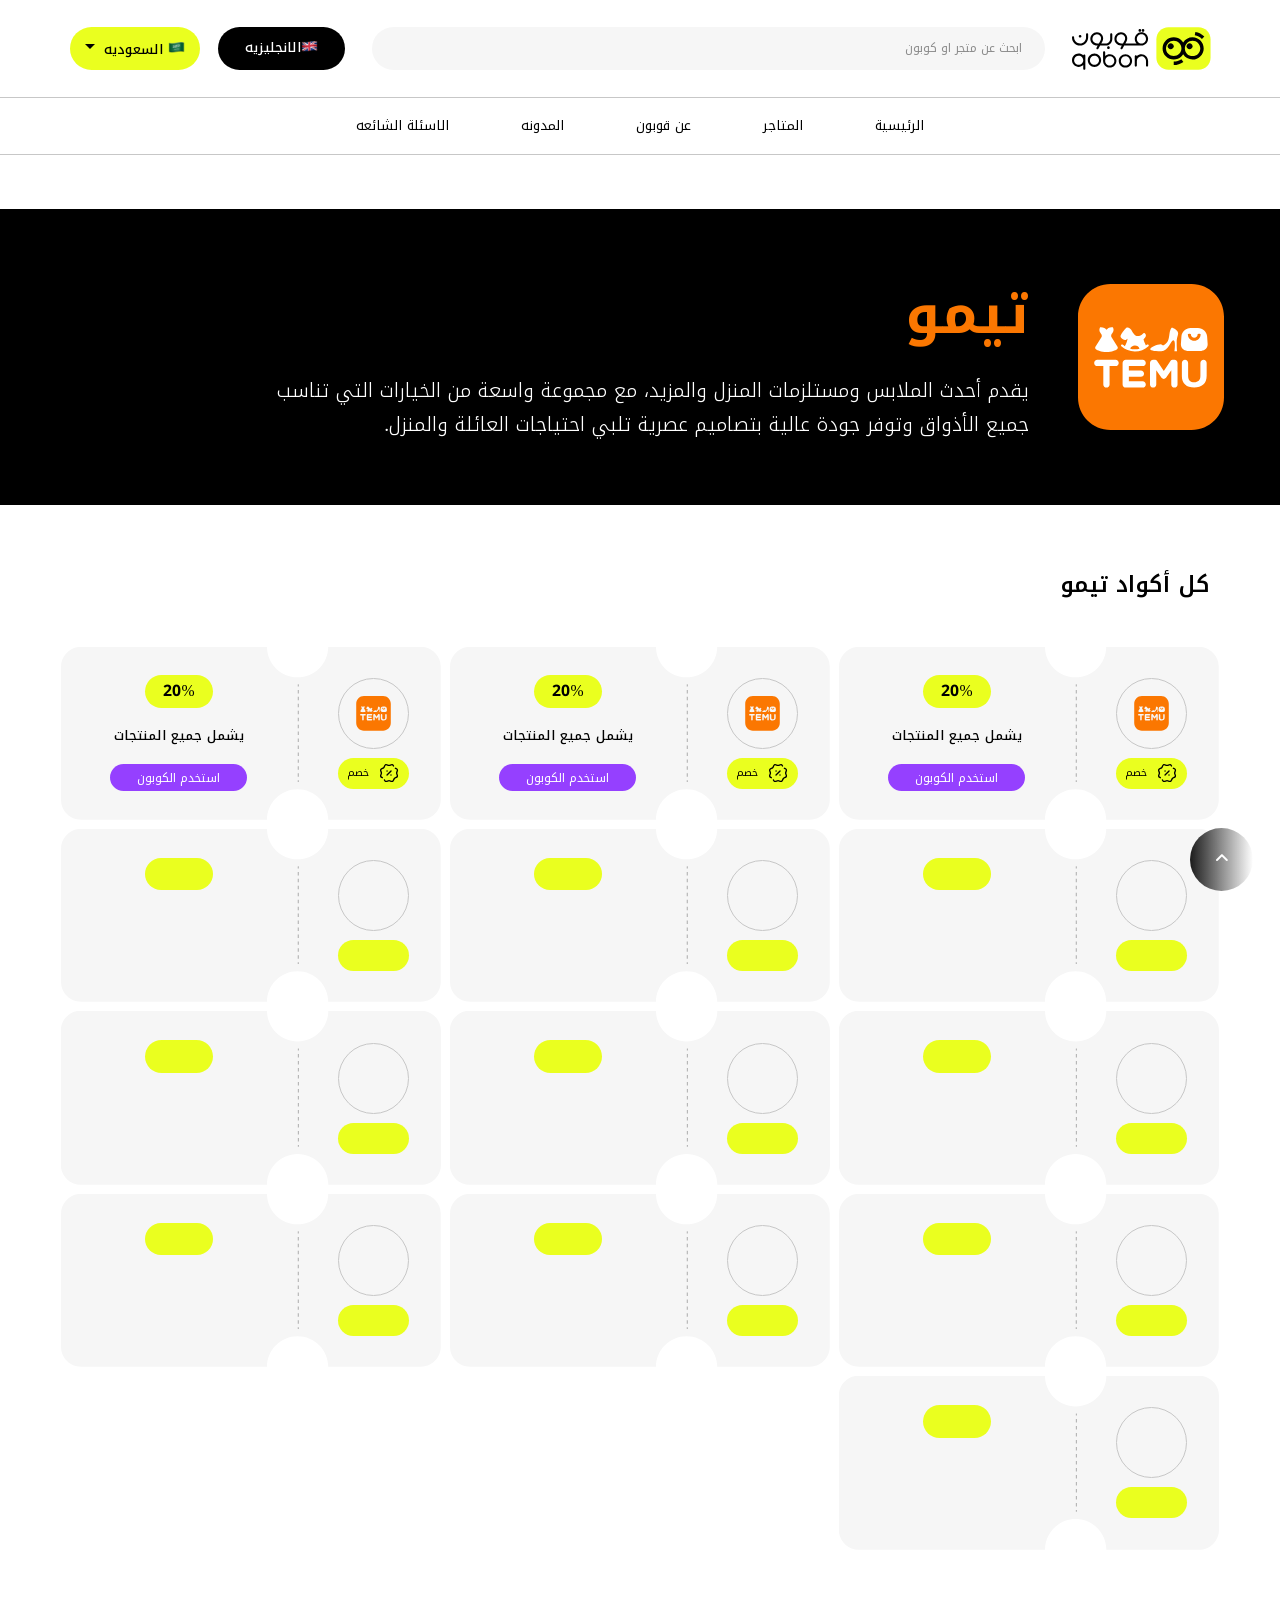
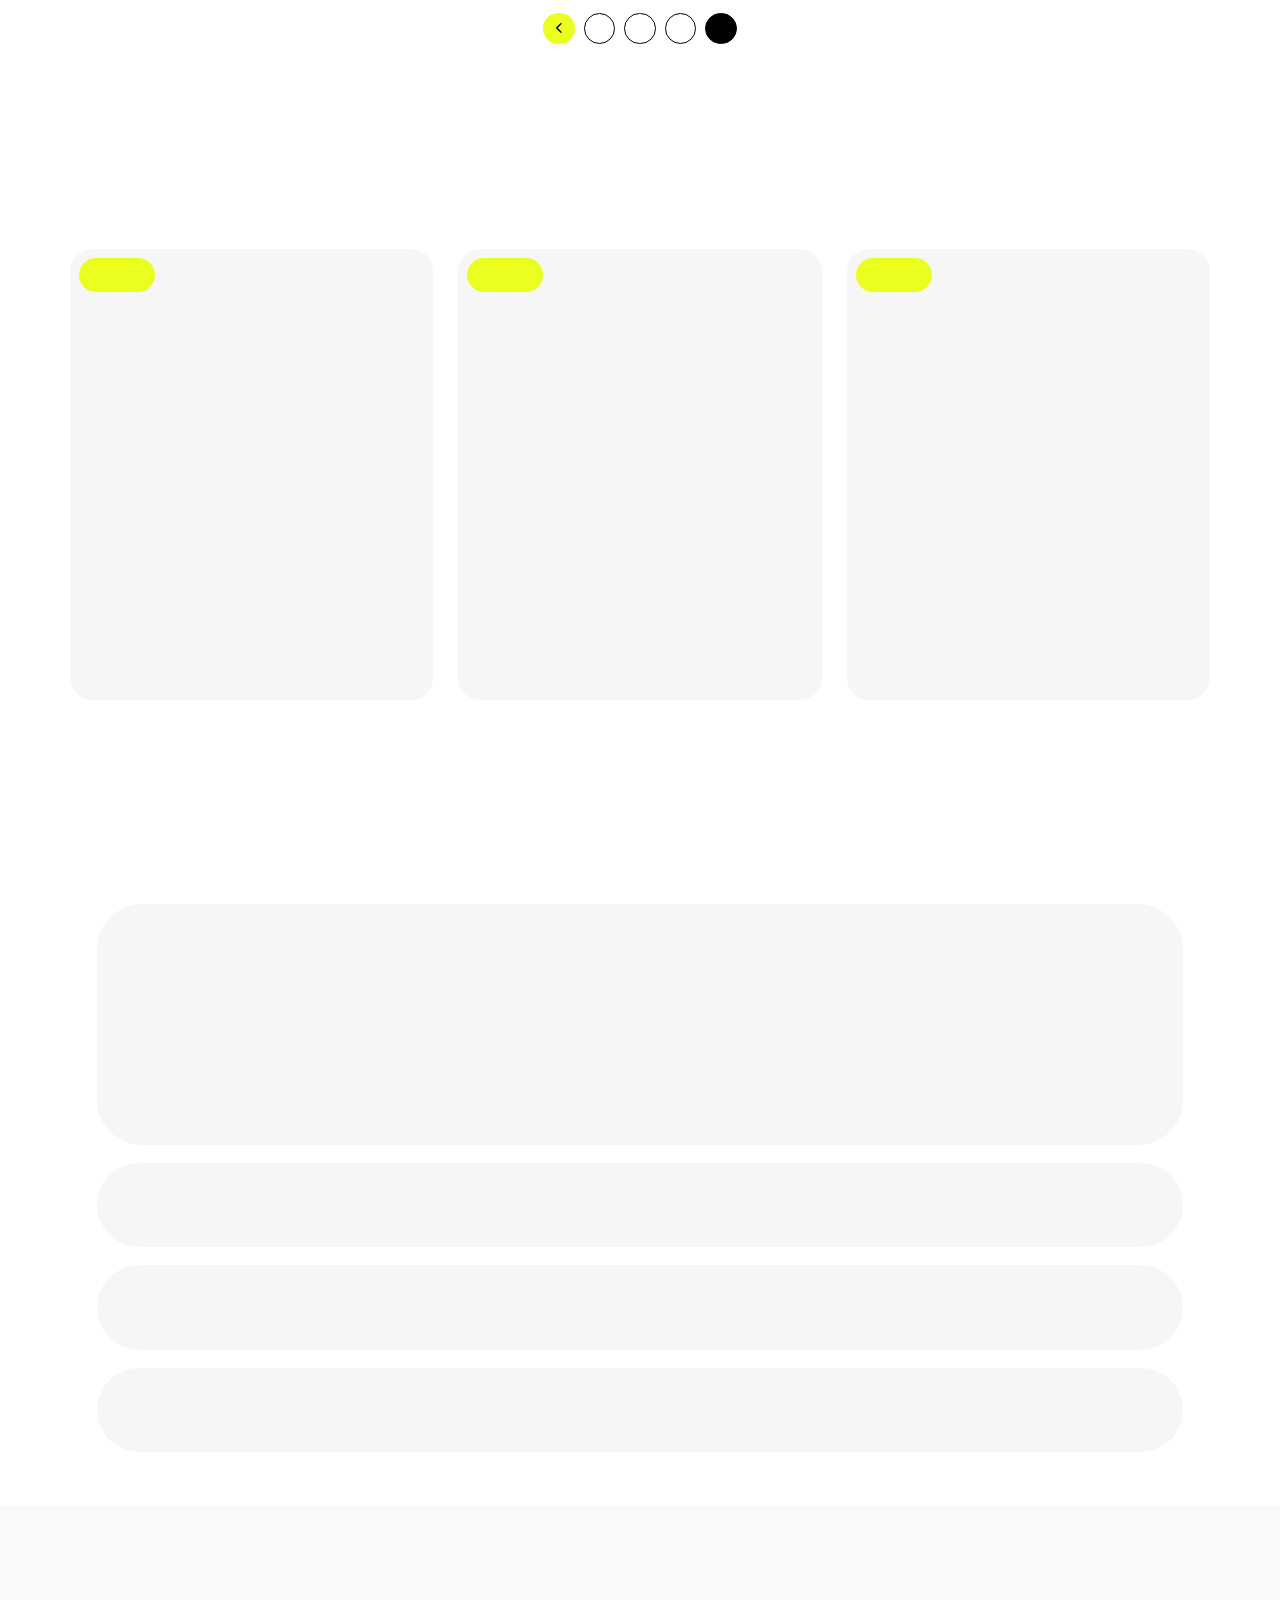
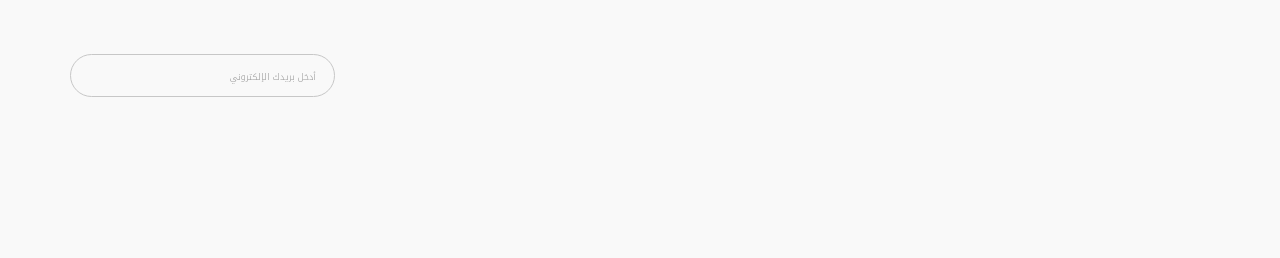
<file: qobon-dtls.html>
<!DOCTYPE html>
<html lang="en" dir="rtl">

<head>
    <meta charset="UTF-8">
    <meta name="viewport" content="width=device-width, initial-scale=1.0">
    <title>qobon-details</title>
    <link rel="stylesheet" type="text/css" href="./css/bootstrap.rtl.min.css">
    <link rel="stylesheet" type="text/css" href="./css/all.css">
    <link rel="stylesheet" type="text/css" href="./css/owl.carousel.min.css">
    <link rel="stylesheet" type="text/css" href="./css/owl.theme.default.min.css">
    <link rel="stylesheet" href="./css/tsfldr/tscss0.css">
    <link rel="stylesheet" href="./css/tsfldr/tscss1.css">
    <link rel="stylesheet" href="./css/tsfldr/tscss2.css">
    <link rel="stylesheet" href="./css/tsfldr/tscss3.css">
    <link rel="stylesheet" href="./css/aos.css">

</head>

<body class="tsstoredtls TSWView tsrtl  position-relative">

    <div id="tsajxbg" class=""></div>
    <div id="tssection-tspgtop"></div>


   	
	<!-- ****************qobon Modal************ -->
	<div class="modal fade p-0" id="staticBackdrop" aria-labelledby="exampleModalToggleLabel" tabindex="-1"
    aria-modal="true" role="dialog">
    <div class="modal-dialog modal-dialog-centered">
        <div class="modal-content">
            <!-- all styles in modal -->
            <style>
                .modal-content {
                    background-image: url(./tsimg/qobon-box.png);
                    background-size: contain;
                    background-repeat: no-repeat;
                    background-color: transparent;
                    background-position: center;
                    max-height: 728.57px;
                    aspect-ratio: 995.71/728.57;
                    border: 0px !important;


                }

                .modal-footer {
                    border: none !important;
                }

                .modal-header {
                    border: none !important;
                }

                .modal-dialog {
                    max-width: 995.71px;
                }

                .modal-body .discnt_sec {
                    border-top: 1px solid black;
                    border-bottom: 1px solid black;

                }

                .modal-body .bdg_container {
                    width: 7.5em !important;
                    height: 7.5em !important;
                }

                @media (min-width: 200px) and (max-width: 767px) {
                    .modal-dialog {
                        margin: 0rem 0.75rem !important;
                    }

                    .modal-body .bdg_container img {
                        width: 36px;
                    }

                    .modal-body .tsfs-15 {
                        font-size: 8px !important;
                    }
                    .menu .social-links a i {
                    font-size: 15px !important;
                    transition: color 0.3s;
                }
                .menu .social-links a {
                
                    width: 25px !important;
                    height: 25px !important;
            
                }
                }

                @media (min-width: 950px) {
                    .modal-body .tsfs-50 {
                        font-size: 50px !important;
                    }

                    .modal-body .tsfs-21 {
                        font-size: 21px !important;
                    }

                    .modal-body .tsfs-34 {
                        font-size: 34px !important;
                    }

                    .modal-body .tsfs-15 {
                        font-size: 15px !important;
                    }

                    .modal-body .tsfs-20 {
                        font-size: 20px !important;
                    }
                }

                .menu {
                    position: relative;
                    width: 100%;
                    height: 100%;
                    display: flex;
                    justify-content: center;

                }

                .menu .share-btn {
                    position: absolute;

                    border-radius: 50%;
                    display: flex;
                    justify-content: center;
                    align-items: center;
                    cursor: pointer;
                    z-index: 2;

                    color: white;
                    transition: 0.5s;
                }



                .menu .social-links {
                    position: absolute;
                    top: 50%;
                    left: 50%;
                    transform: translate(-50%, -50%);
                    width: 60px;
                    height: 60px;
                    transition: 0.2s ease-in-out;
                    opacity: 0;
                    z-index: 5;
                }

                .menu .social-links.active {
                    opacity: 1;
                }

                .menu .social-links a {
                    position: absolute;
                    display: flex;
                    justify-content: center;
                    align-items: center;
                    width: 40px;
                    height: 40px;
                    background: #fff;
                    border-radius: 50%;
                    text-decoration: none;
                    transition: all 0.2s;
                    opacity: 0;
                    left: 50%;
                    top: 50%;
                    transform: translate(-50%, -50%) scale(0);
                    box-shadow: 0 2px 5px rgba(0, 0, 0, 0.1);
                }

                .menu .social-links a i {
                    font-size: 20px;
                    transition: color 0.1s;
                }

                /* Social icon colors */
                .menu .social-links a:hover {
                    background: #f8f9fa;
                    transform: translate(calc(-50% + var(--translate-x)), calc(-50% + var(--translate-y))) scale(1.1);
                }

                .menu .social-links a.whatsapp:hover  {
                    color: white;
                    background-color: #25d366;
                }

                .menu .social-links a.facebook:hover {
                    color: white;
                    background-color: #1877f2;
                }

                .menu .social-links a.twitterX:hover {
                    color: white;
                    background-color: #1da1f2;
                }


                .menu .social-links a.linkedin:hover  {
                    color:white;
                    background-color: #0a66c2;
                }

                .menu .social-links a.youtube:hover{
                    color: #ff0000;
                }

                .menu .social-links a.insta:hover {
                    color: white;
                    background-color: #c13584;
                }
                .menu .social-links.active a {
                    opacity: 1;
                    transform: translate(calc(-50% + var(--translate-x)), calc(-50% + var(--translate-y))) scale(1);
                }
            </style>
            <!-- script for share icone -->
            <script>
        
                function arrangeIconsInCircle() {
                    const socialLinks = document.querySelectorAll('.social-links a');
                    const totalIcons = socialLinks.length;
                    var radius = getRadius();



                    // Calculate the angle between each icon
                    const angleStep = (2 * Math.PI) / totalIcons;

                    socialLinks.forEach((link, index) => {
                        // Calculate position for each icon
                        const angle = index * angleStep - Math.PI / 2; // Start from top
                        const x = Math.cos(angle) * radius;
                        const y = Math.sin(angle) * radius;

                        // Apply the calculated position using CSS custom properties
                        link.style.setProperty('--translate-x', `${x}px`);
                        link.style.setProperty('--translate-y', `${y}px`);
                        link.style.transitionDelay = `${index * 0.05}s`;
                    });
                }

                // Function to add new social icon
                function addSocialIcon(iconClass, link = '#') {
                    const socialLinks = document.querySelector('.social-links');
                    const newLink = document.createElement('a');
                    newLink.href = link;

                    const icon = document.createElement('i');
                    icon.className = iconClass;

                    newLink.appendChild(icon);
                    socialLinks.appendChild(newLink);

                    // Rearrange icons after adding new one
                    arrangeIconsInCircle();
                }
                function getRadius() {
                    return window.innerWidth <= 768 ? 50 : 90; // 768px is typical tablet/mobile breakpoint
                }

                // Add hover effects
                function initializeHoverEffects() {
                    const menu = document.querySelector('.menu');
                    const shareBtn = document.querySelector('.share-btn');
                    const socialLinks = document.querySelector('.social-links');

                    // Function to handle mouse enter
                    function handleMouseEnter() {
                        socialLinks.classList.add('active');
                    }

                    // Function to handle mouse leave
                    function handleMouseLeave(e) {
                        const menuRect = menu.getBoundingClientRect();
                        const isMouseInMenu = (
                            e.clientX >= menuRect.left &&
                            e.clientX <= menuRect.right &&
                            e.clientY >= menuRect.top &&
                            e.clientY <= menuRect.bottom
                        );

                        if (!isMouseInMenu) {
                            socialLinks.classList.remove('active');
                        }
                    }

                    // Add event listeners
                    shareBtn.addEventListener('mouseenter', handleMouseEnter);
                    socialLinks.addEventListener('mouseenter', handleMouseEnter);
                    menu.addEventListener('mouseleave', handleMouseLeave);
                }

                // Initialize when document is loaded
                document.addEventListener('DOMContentLoaded', () => {
                    arrangeIconsInCircle();
                    initializeHoverEffects();
                });
            </script>
            <div class="modal-header p-0">
                <!-- exit-icon Here  -->
                <div class="d-flex justify-content-between px-md-5 px-3 pt-md-4 pt-2   w-100 h-100">
                    <div></div>
                    <i class="tsc-cursorpointer modalExtIcn fas fa-xmark fa-2x " data-bs-dismiss="modal"
                        aria-label="Close"></i>
                </div>
            </div>
            <div class="modal-body p-0 px-md-5 px-4">
                <!-- first part >>> logo and discount -->
                <div class="row  px-4">
                    <div class="col-7 p-0 ">
                        <div class="row ">
                            <div class="col-4">
                                <div class="bdg_container  px-md-3 px-2 py-md-3 py-2">
                                    <img class="col-md-12 col-7 " src="./tsimg/qobon-temo.svg" alt="">
                                </div>
                            </div>
                            <div class="col-8">
                                <div
                                    class="d-flex flex-column justify-content-center align-items-start gap-md-3 gap-0 ">
                                    <span class="TSFntBold tsfs-34 tscl-0 ">تيمو</span>
                                    <p class="col-md-9 col-12 TSFntLight tsfs-15 tscl-0    ">
                                        متجر إلكتروني عالمي يقدم تشكيلة واسعة من المنتجات بأسعار منافسة
                                    </p>
                                </div>
                            </div>

                        </div>
                    </div>
                    <div class="col-5 p-0">
                        <div class="d-flex align-items-center w-100 h-100 ">
                            <div
                                class="discnt_sec w-100 h-auto py-md-3 py-1  d-flex justify-content-center align-items-center gap-3">
                                <div
                                    class=" bordr60  tsbg-main d-flex justify-content-center  align-items-center   py-md-3 py-2 px-md-3 px-2 ">
                                    <div class="d-flex justify-content-between gap-2 align-items-center w-100  ">
                                        <img class="col-5" src="./tsimg/qobon-discount.svg" alt="">
                                        <span class="TSFntRegular tsfs-21 tscl-0 text-nowrap ">خصم</span>
                                    </div>
                                </div>
                                <span class="TSFntBold tsfs-50 tscl-0 text-nowrap">50 ريال</span>
                            </div>
                        </div>

                    </div>
                </div>
                <!-- second part all 3 texts -->
                <div class="d-flex flex-column align-items-start gap-md-3 gap-sm-2 gap-0 px-5 mt-md-4 mt-2">
                    <div class="d-flex align-items-start gap-4 ">
                        <span class="TSFntMedium tsfs-20 tscl-0">التفاصيل</span>
                        <span class="TSFntRegular tsfs-20 tscl-0">كاش باك 80% بحد اقصى 50 ريال - باستثناء العروض -
                            (استخدام مره واحده)</span>
                    </div>
                    <div class="d-flex align-items-start gap-4 ">
                        <span class="TSFntMedium tsfs-20 tscl-0">آخر استخدام للكوبون</span>
                        <span class="TSFntSemiBold tsfs-20 tscl-text4">منذ ساعة تقريبا</span>
                    </div>
                    <div class="d-flex align-items-start gap-4 ">
                        <span class="TSFntMedium tsfs-20 tscl-0">عدد الاستخدامات</span>
                        <span class="TSFntSemiBold tsfs-20 tscl-text4">21039</span>
                    </div>
                    <hr class="w-100 tsbg-bg4">
                </div>
                <!-- third part all 3 icons -->
                <div class="row row-cols-3 w-100 mt-md-2 mt-0">
                    <div class="col ">
                        <div class="d-flex justify-content-center h-100 w-100">
                            <div class="menu">
                                <a href="" class="share-btn z-2">
                                    <img class=" col-md-12 col-5  " src="./tsimg/qonon-share.svg" alt="">
                                </a>
                                <div class="social-links ">
                                    <a class="whatsapp" href="#"><i class="fab fa-whatsapp"></i></a>
                                    <a class="facebook" href="#"><i class="fab fa-facebook-f"></i></a>
                                    <a class="twitterX" href="#"><i class="fab fa-twitter"></i></a>
                                    <a class="linkedin" href="#"><i class="fab fa-linkedin-in"></i></a>
                                    <a class="youtube" href="#"><i class="fab fa-youtube"></i></a>
                                    <a class="insta" href="#"><i class="fab fa-instagram"></i></a>
                                </div>
                            </div>

                        </div>
                    </div>
                    <div class="col ">
                        <div class="d-flex justify-content-center">
                            <a href="" class="d-flex justify-content-center tsc-cursorpointer tsc-tr06s tsc-tr-top">
                                <img class=" col-md-12 col-5 " src="./tsimg/qonon-like.svg" alt="">
                            </a>
                        </div>
                    </div>
                    <div class="col">
                        <div class=" d-flex justify-content-center tsc-tr06s tsc-tr-down">
                            <a href="" class="d-flex justify-content-center tsc-cursorpointer">
                                <img class="col-md-12 col-5 " src="./tsimg/qonon-dislike.svg" alt="">
                            </a>
                        </div>

                    </div>
                </div>
                <div class="row mt-md-5 mt-3 w-100">
                    <div
                        class=" d-flex justify-content-center  align-items-center py-md-3 py-1 px-md-3 px-1 bordr60 tsbg-bg5 position-relative  ">
                        <div class="d-flex justify-content-around gap-2 align-items-center w-100  ">
                            <span class="TSFntBold tsfs-50 tscl-0 ">T0SM</span>
                            <span></span>
                        </div>
                        <a href=""
                            class="d-flex justify-content-center align-items-center position-absolute end-0 h-100 w-50 bordr60 tsbg-bg1 tsc-cursorpointer">
                            <span class="TSFntRegular tsfs-34 tscl-F tsc-tr06s tsc-scale">نسخ الكوبون</span>
                        </a>
                    </div>
                </div>
            </div>


        </div>
    </div>
</div>

    <!-- Header -->
    <header id="ts-tophdr" class="h-auto  ts-tophdr ">
        <div class="hdr_super_container h-100 w-100">
            <div class="notCollps-menu mt-4 container d-flex w-100 mt-4 px-md-0 px-4">
                <!-- **** Logo here *****-->
                <a href="#" class=" border-0">
                    <!-- Embed SVG with <object> to use it inside javascript -->
                    <object id="svgObject" class="tsc-logo-h d-md-block d-none" type="image/svg+xml"
                        data="./tsimg/qobon-logo.svg"></object>
                    <object id="svgObject" class="tsc-logo-h d-md-none d-block" type="image/svg+xml"
                        data="./tsimg/qobon-logo-mob.svg"></object>

                </a>

                <!-- ****** Search input ****** -->
                <input class="hdr_search flex-grow-1 mx-md-4 mx-2" type="text" placeholder="ابحث عن متجر او كوبون">

                <!-- ***** English button***** -->
                <a href="#"
                    class=" hdr_btn1 d-flex justify-content-center align-items-center px-md-4 px-2 py-md-0 py-2  ">
                    <div class="TSFntMedium tsfs-18 tscl-F d-flex align-items-center justify-content-between"><i><img
                                src="./tsimg/qobon-gb-icon.png" alt=""></i>
                        <span class="d-md-block d-none">الانجليزيه</span>
                    </div>
                </a>

                <!-- ***** Language selection dropdown***** -->
                <div class="dropdown ms-3 d-md-block d-none">
                    <button class="hdr_btn2 btn btn-secondary dropdown-toggle" type="button" id="dropdownMenuButton1"
                        data-bs-toggle="dropdown" aria-expanded="false">
                        <span class="TSFntMedium tsfs-18 tscl-F"><i><img src="./tsimg/qobon-sa-icon.png" alt=""></i>
                            السعوديه </span>
                    </button>
                    <ul class="dropdown-menu" aria-labelledby="dropdownMenuButton1">
                        <li><a class="dropdown-item" href="#"> <span class="TSFntMedium tsfs-18 tscl-0"><i><img
                                            src="./tsimg/qobon-gb-icon.png" alt=""></i> الانجليزيه </span></a></li>
                        <li><a class="dropdown-item" href="#"> <span class="TSFntMedium tsfs-18 tscl-0"><i><img
                                            src="./tsimg/qobon-gb-icon.png" alt=""></i> الانجليزيه </span></a></li>
                        <li><a class="dropdown-item" href="#"> <span class="TSFntMedium tsfs-18 tscl-0"><i><img
                                            src="./tsimg/qobon-gb-icon.png" alt=""></i> الانجليزيه </span></a></li>
                        <li><a class="dropdown-item" href="#"> <span class="TSFntMedium tsfs-18 tscl-0"><i><img
                                            src="./tsimg/qobon-gb-icon.png" alt=""></i> الانجليزيه </span></a></li>
                        <li><a class="dropdown-item" href="#"> <span class="TSFntMedium tsfs-18 tscl-0"><i><img
                                            src="./tsimg/qobon-gb-icon.png" alt=""></i> الانجليزيه </span></a></li>
                        <li><a class="dropdown-item" href="#"> <span class="TSFntMedium tsfs-18 tscl-0"><i><img
                                            src="./tsimg/qobon-gb-icon.png" alt=""></i> الانجليزيه </span></a></li>
                        <li><a class="dropdown-item" href="#"> <span class="TSFntMedium tsfs-18 tscl-0"><i><img
                                            src="./tsimg/qobon-gb-icon.png" alt=""></i> الانجليزيه </span></a></li>

                    </ul>
                </div>

                <!-- *****Menu toggeler button******* -->
                <button class="togglerMnubtn d-md-none d-block navbar-toggler border-0 p-0 ms-2" type="button"
                    data-bs-toggle="collapse" data-bs-target="#TopMenuModal" aria-controls="TopMenuModal"
                    aria-expanded="false" aria-label="Toggle navigation">
                    <img class="togglerMnuIcn" src="./tsimg/qobon-menu-hamborger.svg" alt="">
                </button>
            </div>
            <!--************ Menu ***************-->

            <div class="   topMenu w-100 tsbg-F mt-md-4 mt-0 z-1 " id="topMenu">
                <div class=" nav_cntnr w-100 h-auto">
                    <nav class=" px-md-0 px-4 container main-nav w-100 ">
                        <div class="navbar  navbar-expand-md ">
                            <div id="TopMenuModal" class=" tsc-top-mnu  collapse navbar-collapse ">
                                <!--******** logo and exit icon in mobile ******** -->
                                <div class="d-md-none d-block d-flex justify-content-between align align-items-center">
                                    <img class="tsc-logo-h2" src="./tsimg/qobon-logo.svg" alt="">
                                    <i class="exit-icon fas fa-xmark exit-icon fa-2x"></i>
                                </div>
                                <!--********* menu **********  -->
                                <ul
                                    class="tsc-mnu-blk menu-header-menu-ar navbar-nav navbar-nav m-md-auto m-0 d-flex gap-md-5 gap-1 mt-md-0 mt-5">
                                    <li class="active nav-item  py-md-2 py-0"><a
                                            class=" tsc-mnu-lnk TSFntRegular tsfs-18 tscl-hdr-mnulnk nav-link "
                                            href="./index.html">الرئيسية</a></li>
                                    <li class=" nav-item  py-md-2 py-0"><a
                                            class="tsc-mnu-lnk TSFntRegular tsfs-18 tscl-hdr-mnulnk nav-link"
                                            href="./stores.html">
                                            المتاجر</a></li>
                                    <li class=" nav-item  py-md-2 py-0"><a
                                            class="tsc-mnu-lnk TSFntRegular tsfs-18 tscl-hdr-mnulnk nav-link"
                                            href="./about-us.html">
                                            عن قوبون</a></li>
                                    <li class=" nav-item  py-md-2 py-0"><a
                                            class="tsc-mnu-lnk TSFntRegular tsfs-18 tscl-hdr-mnulnk nav-link"
                                            href="./blogs.html">المدونه</a>
                                    </li>
                                    <li class=" nav-item  py-md-2 py-0"><a
                                            class="tsc-mnu-lnk TSFntRegular tsfs-18 tscl-hdr-mnulnk nav-link"
                                            href="./faqs.html">الاسئلة الشائعه</a>
                                    </li>

                                </ul>
                                <hr class="d-md-none d-block tsbg-bg3">
                                <div
                                    class="d-md-none d-block d-flex justify-content-md-center justify-content-start align-items-end gap-4 mt-md-0 mt-4 mb-md-0 mb-2 pb-md-0 pb-4">
                                    <ul class="footer-menu d-flex flex-column gap-2">
                                        <li class="tsc-tr06s tsc-tr-end"><a class="TSFntLight mnu_link tsfs-18 tscl-0"
                                                href="#"> العروض
                                                الحالية</a></li>
                                        <li class="tsc-tr06s tsc-tr-end"><a class="TSFntLight mnu_link tsfs-18 tscl-0"
                                                href="#">الشروط
                                                والاحكام</a></li>
                                        <li class="tsc-tr06s tsc-tr-end"><a class="TSFntLight mnu_link tsfs-18 tscl-0"
                                                href="#">سياسة
                                                الخصوصيه</a></li>
                                        <li class="tsc-tr06s tsc-tr-end"><a class="TSFntLight mnu_link tsfs-18 tscl-0"
                                                href="#">اتصل
                                                بنا</a></li>
                                    </ul>
                                    <ul class="footer-menu d-flex flex-column gap-2">
                                        <li class="tsc-tr06s tsc-tr-end"><a class="TSFntLight mnu_link tsfs-18 tscl-0"
                                                href="#"> العروض
                                                الحالية</a></li>
                                        <li class="tsc-tr06s tsc-tr-end"><a class="TSFntLight mnu_link tsfs-18 tscl-0"
                                                href="#">الشروط
                                                والاحكام</a></li>
                                        <li class="tsc-tr06s tsc-tr-end"><a class="TSFntLight mnu_link tsfs-18 tscl-0"
                                                href="#">سياسة
                                                الخصوصيه</a></li>
                                        <li class="tsc-tr06s tsc-tr-end"><a class="TSFntLight mnu_link tsfs-18 tscl-0"
                                                href="#">اتصل
                                                بنا</a></li>
                                    </ul>
                                </div>
                                <div class="d-md-none d-block  d-flex gap-4 ">
                                    <a href="" target="_blank" class="tsc-tr06s tsc-tr-top">
                                        <i class="fab fa-facebook fa-2x tscl-0"></i>
                                    </a>
                                    <a href="" target="_blank" class="tsc-tr06s tsc-tr-top">
                                        <i class="fab fa-snapchat fa-2x tscl-0"></i>
                                    </a>
                                    <a href="" target="_blank" class="tsc-tr06s tsc-tr-top">
                                        <i class="fab fa-tiktok fa-2x tscl-0"></i>
                                    </a>
                                    <a href="" target="_blank" class="tsc-tr06s tsc-tr-top">
                                        <i class="fab fa-x-twitter fa-2x tscl-0"></i>
                                    </a>
                                    <a href="" target="_blank" class="tsc-tr06s tsc-tr-top">
                                        <i class="fab fa-instagram fa-2x tscl-0"></i>
                                    </a>

                                </div>
                                <div class="lang_btns d-flex gap-2 d-md-none d-block mt-4">
                                    <!-- ***********English button************ -->
                                    <a href="#"
                                        class=" hdr_btn1 d-flex justify-content-center align-items-center  px-4  py-1  ">
                                        <div
                                            class="TSFntMedium tsfs-18 tscl-F d-flex gap-1 align-items-center justify-content-between">
                                            <i><img src="./tsimg/qobon-gb-icon.png" alt=""></i>
                                            <span>الانجليزية</span>
                                        </div>
                                    </a>

                                    <!-- ***** Language selection dropdown***** -->
                                    <div class="dropdown ms-3 d-md-none d-block">
                                        <button class="hdr_btn2 btn btn-secondary dropdown-toggle" type="button"
                                            id="dropdownMenuButton1" data-bs-toggle="dropdown" aria-expanded="false">
                                            <span class="TSFntMedium tsfs-18 tscl-F"><i><img
                                                        src="./tsimg/qobon-sa-icon.png" alt=""></i>
                                                السعودية </span>
                                        </button>
                                        <ul class="dropdown-menu" aria-labelledby="dropdownMenuButton1">
                                            <li><a class="dropdown-item" href="#"> <span
                                                        class="TSFntMedium tsfs-18 tscl-0"><i><img
                                                                src="./tsimg/qobon-gb-icon.png" alt=""></i> الانجليزيه
                                                    </span></a></li>
                                            <li><a class="dropdown-item" href="#"> <span
                                                        class="TSFntMedium tsfs-18 tscl-0"><i><img
                                                                src="./tsimg/qobon-gb-icon.png" alt=""></i> الانجليزيه
                                                    </span></a></li>
                                            <li><a class="dropdown-item" href="#"> <span
                                                        class="TSFntMedium tsfs-18 tscl-0"><i><img
                                                                src="./tsimg/qobon-gb-icon.png" alt=""></i> الانجليزيه
                                                    </span></a></li>
                                            <li><a class="dropdown-item" href="#"> <span
                                                        class="TSFntMedium tsfs-18 tscl-0"><i><img
                                                                src="./tsimg/qobon-gb-icon.png" alt=""></i> الانجليزيه
                                                    </span></a></li>
                                            <li><a class="dropdown-item" href="#"> <span
                                                        class="TSFntMedium tsfs-18 tscl-0"><i><img
                                                                src="./tsimg/qobon-gb-icon.png" alt=""></i> الانجليزيه
                                                    </span></a></li>
                                            <li><a class="dropdown-item" href="#"> <span
                                                        class="TSFntMedium tsfs-18 tscl-0"><i><img
                                                                src="./tsimg/qobon-gb-icon.png" alt=""></i> الانجليزيه
                                                    </span></a></li>
                                            <li><a class="dropdown-item" href="#"> <span
                                                        class="TSFntMedium tsfs-18 tscl-0"><i><img
                                                                src="./tsimg/qobon-gb-icon.png" alt=""></i> الانجليزيه
                                                    </span></a></li>

                                        </ul>
                                    </div>
                                </div>
                            </div>
                        </div>
                    </nav>
                </div>

            </div>


        </div>
    </header>
    <!-- Topbnr -->
    <section id="tstopbnr" class="tsc-sec-tstopbnr tsbg-0 w-100 h-auto mt-md-5 mt-5 py-md-5">
        <div class="container  py-md-2 px-md-0 px-4">
            <div class="row ">
                <div class="col-md-2 col-3 d-flex justify-content-start align-items-center p-0">
                    <img class="col-9" src="./tsimg/qobon-qbndtls-temo.svg" alt="">
                </div>
                <div
                    class="col-md-10 col-9 d-flex flex-column justify-content-center align-items-start p-0 py-md-0 py-3 gap-md-2 gap-0 ">
                    <h1 class="tscl-text1">تيمو</h1>
                    <p class="col-md-10 col-11 p1 tscl-F pe-md-5 pe-0 m-0  ">يقدم أحدث الملابس ومستلزمات المنزل والمزيد،
                        مع مجموعة
                        واسعة من الخيارات التي تناسب جميع الأذواق وتوفر جودة عالية بتصاميم عصرية تلبي احتياجات العائلة
                        والمنزل.</p>
                </div>
            </div>
        </div>

    </section>
    <!-- all qobon-details codes  -->
    <section id="tsqbnslist" class="tsc-sec-tsqbnslist w-100 h-auto pt-md-5 pt-2">
        <div class="container  position-relative p-0 pt-2 px-md-0 px-4 ">
            <div class="row w-100 h-auto">
                <h3 class="tscl-0">كل أكواد تيمو</h3>
            </div>
        </div>
        <div class="container  position-relative p-0 pt-4  px-md-0 px-4">
            <div class="row row-cols-md-3 row-cols-1 pt-2 ">
                <div class="col p-0 px-1 mb-2 position-relative">
                    <div class="w-100 h-100 Qobn_bg"></div>
                    <div class="row position-absolute top-0 w-100 h-100">
                        <div class="col-5 d-flex flex-column justify-content-center align-items-center gap-md-2 gap-1">
                            <div class="bdg_container  px-md-1 px-2 py-md-1 py-2">
                                <img class="col-md-7 col-10 " src="./tsimg/qobon-temo.svg" alt="">

                            </div>
                            <div
                                class=" bordr60  tsbg-main d-flex justify-content-center  align-items-center py-1 px-md-2 px-1 ">
                                <div class="d-flex justify-content-between gap-md-2 gap-1 align-items-center w-100  ">
                                    <img src="./tsimg/qobon-discount.svg" alt="">
                                    <span class="TSFntRegular tsfs-14 tscl-0 text-nowrap">خصم</span>
                                </div>
                            </div>
                        </div>
                        <div class="col-7 d-flex flex-column justify-content-center align-items-center gap-md-3 gap-3">
                            <div
                                class=" bordr60  tsbg-main d-flex justify-content-center  align-items-center gap-2 position-relative py-1 px-md-3 px-md-2 px-2 ">
                                <div class="d-flex justify-content-between  align-items-center w-100  ">

                                    <span class="TSFntBold tsfs-21 tscl-0 text-nowrap ">20%</span>
                                </div>
                            </div>
                            <span class="TSFntMedium tsfs-18 text-nowrap">يشمل جميع المنتجات</span>
                            <a href=""
                                class=" bordr60  tsbg-bg1 d-flex justify-content-center  align-items-center gap-2 position-relative py-1 px-md-4 px-4 "
                                data-bs-toggle="modal" data-bs-target="#staticBackdrop">
                                <div class="d-flex justify-content-between  align-items-center w-100  ">

                                    <span class="TSFntRegular tsfs-16 tscl-F text-nowrap ">استخدم الكوبون</span>
                                </div>
                            </a>
                        </div>
                    </div>
                </div>
                <div class="col p-0 px-1 mb-2 position-relative">
                    <div class="w-100 h-100 Qobn_bg"></div>
                    <div class="row position-absolute top-0 w-100 h-100">
                        <div class="col-5 d-flex flex-column justify-content-center align-items-center gap-md-2 gap-1">
                            <div class="bdg_container  px-md-1 px-2 py-md-1 py-2">
                                <img class="col-md-7 col-10 " src="./tsimg/qobon-temo.svg" alt="">

                            </div>
                            <div
                                class=" bordr60  tsbg-main d-flex justify-content-center  align-items-center py-1 px-md-2 px-1 ">
                                <div class="d-flex justify-content-between gap-md-2 gap-1 align-items-center w-100  ">
                                    <img src="./tsimg/qobon-discount.svg" alt="">
                                    <span class="TSFntRegular tsfs-14 tscl-0 text-nowrap">خصم</span>
                                </div>
                            </div>
                        </div>
                        <div class="col-7 d-flex flex-column justify-content-center align-items-center gap-md-3 gap-3">
                            <div
                                class=" bordr60  tsbg-main d-flex justify-content-center  align-items-center gap-2 position-relative py-1 px-md-3 px-md-2 px-2 ">
                                <div class="d-flex justify-content-between  align-items-center w-100  ">

                                    <span class="TSFntBold tsfs-21 tscl-0 text-nowrap ">20%</span>
                                </div>
                            </div>
                            <span class="TSFntMedium tsfs-18 text-nowrap">يشمل جميع المنتجات</span>
                            <a href=""
                                class=" bordr60  tsbg-bg1 d-flex justify-content-center  align-items-center gap-2 position-relative py-1 px-md-4 px-4 "
                                data-bs-toggle="modal" data-bs-target="#staticBackdrop">
                                <div class="d-flex justify-content-between  align-items-center w-100  ">

                                    <span class="TSFntRegular tsfs-16 tscl-F text-nowrap ">استخدم الكوبون</span>
                                </div>
                            </a>
                        </div>
                    </div>
                </div>
                <div class="col p-0 px-1 mb-2 position-relative">
                    <div class="w-100 h-100 Qobn_bg"></div>
                    <div class="row position-absolute top-0 w-100 h-100">
                        <div class="col-5 d-flex flex-column justify-content-center align-items-center gap-md-2 gap-1">
                            <div class="bdg_container  px-md-1 px-2 py-md-1 py-2">
                                <img class="col-md-7 col-10 " src="./tsimg/qobon-temo.svg" alt="">

                            </div>
                            <div
                                class=" bordr60  tsbg-main d-flex justify-content-center  align-items-center py-1 px-md-2 px-1 ">
                                <div class="d-flex justify-content-between gap-md-2 gap-1 align-items-center w-100  ">
                                    <img src="./tsimg/qobon-discount.svg" alt="">
                                    <span class="TSFntRegular tsfs-14 tscl-0 text-nowrap">خصم</span>
                                </div>
                            </div>
                        </div>
                        <div class="col-7 d-flex flex-column justify-content-center align-items-center gap-md-3 gap-3">
                            <div
                                class=" bordr60  tsbg-main d-flex justify-content-center  align-items-center gap-2 position-relative py-1 px-md-3 px-md-2 px-2 ">
                                <div class="d-flex justify-content-between  align-items-center w-100  ">

                                    <span class="TSFntBold tsfs-21 tscl-0 text-nowrap ">20%</span>
                                </div>
                            </div>
                            <span class="TSFntMedium tsfs-18 text-nowrap">يشمل جميع المنتجات</span>
                            <a href=""
                                class=" bordr60  tsbg-bg1 d-flex justify-content-center  align-items-center gap-2 position-relative py-1 px-md-4 px-4 "
                                data-bs-toggle="modal" data-bs-target="#staticBackdrop">
                                <div class="d-flex justify-content-between  align-items-center w-100  ">

                                    <span class="TSFntRegular tsfs-16 tscl-F text-nowrap ">استخدم الكوبون</span>
                                </div>
                            </a>
                        </div>
                    </div>
                </div>
                <div class="col p-0 px-1 mb-2 position-relative">
                    <div class="w-100 h-100 Qobn_bg"></div>
                    <div class="row position-absolute top-0 w-100 h-100">
                        <div class="col-5 d-flex flex-column justify-content-center align-items-center gap-md-2 gap-1">
                            <div class="bdg_container  px-md-1 px-2 py-md-1 py-2">
                                <img class="col-md-7 col-10 " src="./tsimg/qobon-temo.svg" alt="">

                            </div>
                            <div
                                class=" bordr60  tsbg-main d-flex justify-content-center  align-items-center py-1 px-md-2 px-1 ">
                                <div class="d-flex justify-content-between gap-md-2 gap-1 align-items-center w-100  ">
                                    <img src="./tsimg/qobon-discount.svg" alt="">
                                    <span class="TSFntRegular tsfs-14 tscl-0 text-nowrap">خصم</span>
                                </div>
                            </div>
                        </div>
                        <div class="col-7 d-flex flex-column justify-content-center align-items-center gap-md-3 gap-3">
                            <div
                                class=" bordr60  tsbg-main d-flex justify-content-center  align-items-center gap-2 position-relative py-1 px-md-3 px-md-2 px-2 ">
                                <div class="d-flex justify-content-between  align-items-center w-100  ">

                                    <span class="TSFntBold tsfs-21 tscl-0 text-nowrap ">20%</span>
                                </div>
                            </div>
                            <span class="TSFntMedium tsfs-18 text-nowrap">يشمل جميع المنتجات</span>
                            <a href=""
                                class=" bordr60  tsbg-bg1 d-flex justify-content-center  align-items-center gap-2 position-relative py-1 px-md-4 px-4 "
                                data-bs-toggle="modal" data-bs-target="#staticBackdrop">
                                <div class="d-flex justify-content-between  align-items-center w-100  ">

                                    <span class="TSFntRegular tsfs-16 tscl-F text-nowrap ">استخدم الكوبون</span>
                                </div>
                            </a>
                        </div>
                    </div>
                </div>
                <div class="col p-0 px-1 mb-2 position-relative">
                    <div class="w-100 h-100 Qobn_bg"></div>
                    <div class="row position-absolute top-0 w-100 h-100">
                        <div class="col-5 d-flex flex-column justify-content-center align-items-center gap-md-2 gap-1">
                            <div class="bdg_container  px-md-1 px-2 py-md-1 py-2">
                                <img class="col-md-7 col-10 " src="./tsimg/qobon-temo.svg" alt="">

                            </div>
                            <div
                                class=" bordr60  tsbg-main d-flex justify-content-center  align-items-center py-1 px-md-2 px-1 ">
                                <div class="d-flex justify-content-between gap-md-2 gap-1 align-items-center w-100  ">
                                    <img src="./tsimg/qobon-discount.svg" alt="">
                                    <span class="TSFntRegular tsfs-14 tscl-0 text-nowrap">خصم</span>
                                </div>
                            </div>
                        </div>
                        <div class="col-7 d-flex flex-column justify-content-center align-items-center gap-md-3 gap-3">
                            <div
                                class=" bordr60  tsbg-main d-flex justify-content-center  align-items-center gap-2 position-relative py-1 px-md-3 px-md-2 px-2 ">
                                <div class="d-flex justify-content-between  align-items-center w-100  ">

                                    <span class="TSFntBold tsfs-21 tscl-0 text-nowrap ">20%</span>
                                </div>
                            </div>
                            <span class="TSFntMedium tsfs-18 text-nowrap">يشمل جميع المنتجات</span>
                            <a href=""
                                class=" bordr60  tsbg-bg1 d-flex justify-content-center  align-items-center gap-2 position-relative py-1 px-md-4 px-4 "
                                data-bs-toggle="modal" data-bs-target="#staticBackdrop">
                                <div class="d-flex justify-content-between  align-items-center w-100  ">

                                    <span class="TSFntRegular tsfs-16 tscl-F text-nowrap ">استخدم الكوبون</span>
                                </div>
                            </a>
                        </div>
                    </div>
                </div>
                <div class="col p-0 px-1 mb-2 position-relative">
                    <div class="w-100 h-100 Qobn_bg"></div>
                    <div class="row position-absolute top-0 w-100 h-100">
                        <div class="col-5 d-flex flex-column justify-content-center align-items-center gap-md-2 gap-1">
                            <div class="bdg_container  px-md-1 px-2 py-md-1 py-2">
                                <img class="col-md-7 col-10 " src="./tsimg/qobon-temo.svg" alt="">

                            </div>
                            <div
                                class=" bordr60  tsbg-main d-flex justify-content-center  align-items-center py-1 px-md-2 px-1 ">
                                <div class="d-flex justify-content-between gap-md-2 gap-1 align-items-center w-100  ">
                                    <img src="./tsimg/qobon-discount.svg" alt="">
                                    <span class="TSFntRegular tsfs-14 tscl-0 text-nowrap">خصم</span>
                                </div>
                            </div>
                        </div>
                        <div class="col-7 d-flex flex-column justify-content-center align-items-center gap-md-3 gap-3">
                            <div
                                class=" bordr60  tsbg-main d-flex justify-content-center  align-items-center gap-2 position-relative py-1 px-md-3 px-md-2 px-2 ">
                                <div class="d-flex justify-content-between  align-items-center w-100  ">

                                    <span class="TSFntBold tsfs-21 tscl-0 text-nowrap ">20%</span>
                                </div>
                            </div>
                            <span class="TSFntMedium tsfs-18 text-nowrap">يشمل جميع المنتجات</span>
                            <a href=""
                                class=" bordr60  tsbg-bg1 d-flex justify-content-center  align-items-center gap-2 position-relative py-1 px-md-4 px-4 "
                                data-bs-toggle="modal" data-bs-target="#staticBackdrop">
                                <div class="d-flex justify-content-between  align-items-center w-100  ">

                                    <span class="TSFntRegular tsfs-16 tscl-F text-nowrap ">استخدم الكوبون</span>
                                </div>
                            </a>
                        </div>
                    </div>
                </div>
                <div class="col p-0 px-1 mb-2 position-relative">
                    <div class="w-100 h-100 Qobn_bg"></div>
                    <div class="row position-absolute top-0 w-100 h-100">
                        <div class="col-5 d-flex flex-column justify-content-center align-items-center gap-md-2 gap-1">
                            <div class="bdg_container  px-md-1 px-2 py-md-1 py-2">
                                <img class="col-md-7 col-10 " src="./tsimg/qobon-temo.svg" alt="">

                            </div>
                            <div
                                class=" bordr60  tsbg-main d-flex justify-content-center  align-items-center py-1 px-md-2 px-1 ">
                                <div class="d-flex justify-content-between gap-md-2 gap-1 align-items-center w-100  ">
                                    <img src="./tsimg/qobon-discount.svg" alt="">
                                    <span class="TSFntRegular tsfs-14 tscl-0 text-nowrap">خصم</span>
                                </div>
                            </div>
                        </div>
                        <div class="col-7 d-flex flex-column justify-content-center align-items-center gap-md-3 gap-3">
                            <div
                                class=" bordr60  tsbg-main d-flex justify-content-center  align-items-center gap-2 position-relative py-1 px-md-3 px-md-2 px-2 ">
                                <div class="d-flex justify-content-between  align-items-center w-100  ">

                                    <span class="TSFntBold tsfs-21 tscl-0 text-nowrap ">20%</span>
                                </div>
                            </div>
                            <span class="TSFntMedium tsfs-18 text-nowrap">يشمل جميع المنتجات</span>
                            <a href=""
                                class=" bordr60  tsbg-bg1 d-flex justify-content-center  align-items-center gap-2 position-relative py-1 px-md-4 px-4 "
                                data-bs-toggle="modal" data-bs-target="#staticBackdrop">
                                <div class="d-flex justify-content-between  align-items-center w-100  ">

                                    <span class="TSFntRegular tsfs-16 tscl-F text-nowrap ">استخدم الكوبون</span>
                                </div>
                            </a>
                        </div>
                    </div>
                </div>
                <div class="col p-0 px-1 mb-2 position-relative">
                    <div class="w-100 h-100 Qobn_bg"></div>
                    <div class="row position-absolute top-0 w-100 h-100">
                        <div class="col-5 d-flex flex-column justify-content-center align-items-center gap-md-2 gap-1">
                            <div class="bdg_container  px-md-1 px-2 py-md-1 py-2">
                                <img class="col-md-7 col-10 " src="./tsimg/qobon-temo.svg" alt="">

                            </div>
                            <div
                                class=" bordr60  tsbg-main d-flex justify-content-center  align-items-center py-1 px-md-2 px-1 ">
                                <div class="d-flex justify-content-between gap-md-2 gap-1 align-items-center w-100  ">
                                    <img src="./tsimg/qobon-discount.svg" alt="">
                                    <span class="TSFntRegular tsfs-14 tscl-0 text-nowrap">خصم</span>
                                </div>
                            </div>
                        </div>
                        <div class="col-7 d-flex flex-column justify-content-center align-items-center gap-md-3 gap-3">
                            <div
                                class=" bordr60  tsbg-main d-flex justify-content-center  align-items-center gap-2 position-relative py-1 px-md-3 px-md-2 px-2 ">
                                <div class="d-flex justify-content-between  align-items-center w-100  ">

                                    <span class="TSFntBold tsfs-21 tscl-0 text-nowrap ">20%</span>
                                </div>
                            </div>
                            <span class="TSFntMedium tsfs-18 text-nowrap">يشمل جميع المنتجات</span>
                            <a href=""
                                class=" bordr60  tsbg-bg1 d-flex justify-content-center  align-items-center gap-2 position-relative py-1 px-md-4 px-4 "
                                data-bs-toggle="modal" data-bs-target="#staticBackdrop">
                                <div class="d-flex justify-content-between  align-items-center w-100  ">

                                    <span class="TSFntRegular tsfs-16 tscl-F text-nowrap ">استخدم الكوبون</span>
                                </div>
                            </a>
                        </div>
                    </div>
                </div>
                <div class="col p-0 px-1 mb-2 position-relative">
                    <div class="w-100 h-100 Qobn_bg"></div>
                    <div class="row position-absolute top-0 w-100 h-100">
                        <div class="col-5 d-flex flex-column justify-content-center align-items-center gap-md-2 gap-1">
                            <div class="bdg_container  px-md-1 px-2 py-md-1 py-2">
                                <img class="col-md-7 col-10 " src="./tsimg/qobon-temo.svg" alt="">

                            </div>
                            <div
                                class=" bordr60  tsbg-main d-flex justify-content-center  align-items-center py-1 px-md-2 px-1 ">
                                <div class="d-flex justify-content-between gap-md-2 gap-1 align-items-center w-100  ">
                                    <img src="./tsimg/qobon-discount.svg" alt="">
                                    <span class="TSFntRegular tsfs-14 tscl-0 text-nowrap">خصم</span>
                                </div>
                            </div>
                        </div>
                        <div class="col-7 d-flex flex-column justify-content-center align-items-center gap-md-3 gap-3">
                            <div
                                class=" bordr60  tsbg-main d-flex justify-content-center  align-items-center gap-2 position-relative py-1 px-md-3 px-md-2 px-2 ">
                                <div class="d-flex justify-content-between  align-items-center w-100  ">

                                    <span class="TSFntBold tsfs-21 tscl-0 text-nowrap ">20%</span>
                                </div>
                            </div>
                            <span class="TSFntMedium tsfs-18 text-nowrap">يشمل جميع المنتجات</span>
                            <a href=""
                                class=" bordr60  tsbg-bg1 d-flex justify-content-center  align-items-center gap-2 position-relative py-1 px-md-4 px-4 "
                                data-bs-toggle="modal" data-bs-target="#staticBackdrop">
                                <div class="d-flex justify-content-between  align-items-center w-100  ">

                                    <span class="TSFntRegular tsfs-16 tscl-F text-nowrap ">استخدم الكوبون</span>
                                </div>
                            </a>
                        </div>
                    </div>
                </div>
                <div class="col p-0 px-1 mb-2 position-relative">
                    <div class="w-100 h-100 Qobn_bg"></div>
                    <div class="row position-absolute top-0 w-100 h-100">
                        <div class="col-5 d-flex flex-column justify-content-center align-items-center gap-md-2 gap-1">
                            <div class="bdg_container  px-md-1 px-2 py-md-1 py-2">
                                <img class="col-md-7 col-10 " src="./tsimg/qobon-temo.svg" alt="">

                            </div>
                            <div
                                class=" bordr60  tsbg-main d-flex justify-content-center  align-items-center py-1 px-md-2 px-1 ">
                                <div class="d-flex justify-content-between gap-md-2 gap-1 align-items-center w-100  ">
                                    <img src="./tsimg/qobon-discount.svg" alt="">
                                    <span class="TSFntRegular tsfs-14 tscl-0 text-nowrap">خصم</span>
                                </div>
                            </div>
                        </div>
                        <div class="col-7 d-flex flex-column justify-content-center align-items-center gap-md-3 gap-3">
                            <div
                                class=" bordr60  tsbg-main d-flex justify-content-center  align-items-center gap-2 position-relative py-1 px-md-3 px-md-2 px-2 ">
                                <div class="d-flex justify-content-between  align-items-center w-100  ">

                                    <span class="TSFntBold tsfs-21 tscl-0 text-nowrap ">20%</span>
                                </div>
                            </div>
                            <span class="TSFntMedium tsfs-18 text-nowrap">يشمل جميع المنتجات</span>
                            <a href=""
                                class=" bordr60  tsbg-bg1 d-flex justify-content-center  align-items-center gap-2 position-relative py-1 px-md-4 px-4 "
                                data-bs-toggle="modal" data-bs-target="#staticBackdrop">
                                <div class="d-flex justify-content-between  align-items-center w-100  ">

                                    <span class="TSFntRegular tsfs-16 tscl-F text-nowrap ">استخدم الكوبون</span>
                                </div>
                            </a>
                        </div>
                    </div>
                </div>
                <div class="col p-0 px-1 mb-2 position-relative">
                    <div class="w-100 h-100 Qobn_bg"></div>
                    <div class="row position-absolute top-0 w-100 h-100">
                        <div class="col-5 d-flex flex-column justify-content-center align-items-center gap-md-2 gap-1">
                            <div class="bdg_container  px-md-1 px-2 py-md-1 py-2">
                                <img class="col-md-7 col-10 " src="./tsimg/qobon-temo.svg" alt="">

                            </div>
                            <div
                                class=" bordr60  tsbg-main d-flex justify-content-center  align-items-center py-1 px-md-2 px-1 ">
                                <div class="d-flex justify-content-between gap-md-2 gap-1 align-items-center w-100  ">
                                    <img src="./tsimg/qobon-discount.svg" alt="">
                                    <span class="TSFntRegular tsfs-14 tscl-0 text-nowrap">خصم</span>
                                </div>
                            </div>
                        </div>
                        <div class="col-7 d-flex flex-column justify-content-center align-items-center gap-md-3 gap-3">
                            <div
                                class=" bordr60  tsbg-main d-flex justify-content-center  align-items-center gap-2 position-relative py-1 px-md-3 px-md-2 px-2 ">
                                <div class="d-flex justify-content-between  align-items-center w-100  ">

                                    <span class="TSFntBold tsfs-21 tscl-0 text-nowrap ">20%</span>
                                </div>
                            </div>
                            <span class="TSFntMedium tsfs-18 text-nowrap">يشمل جميع المنتجات</span>
                            <a href=""
                                class=" bordr60  tsbg-bg1 d-flex justify-content-center  align-items-center gap-2 position-relative py-1 px-md-4 px-4 "
                                data-bs-toggle="modal" data-bs-target="#staticBackdrop">
                                <div class="d-flex justify-content-between  align-items-center w-100  ">

                                    <span class="TSFntRegular tsfs-16 tscl-F text-nowrap ">استخدم الكوبون</span>
                                </div>
                            </a>
                        </div>
                    </div>
                </div>
                <div class="col p-0 px-1 mb-2 position-relative">
                    <div class="w-100 h-100 Qobn_bg"></div>
                    <div class="row position-absolute top-0 w-100 h-100">
                        <div class="col-5 d-flex flex-column justify-content-center align-items-center gap-md-2 gap-1">
                            <div class="bdg_container  px-md-1 px-2 py-md-1 py-2">
                                <img class="col-md-7 col-10 " src="./tsimg/qobon-temo.svg" alt="">

                            </div>
                            <div
                                class=" bordr60  tsbg-main d-flex justify-content-center  align-items-center py-1 px-md-2 px-1 ">
                                <div class="d-flex justify-content-between gap-md-2 gap-1 align-items-center w-100  ">
                                    <img src="./tsimg/qobon-discount.svg" alt="">
                                    <span class="TSFntRegular tsfs-14 tscl-0 text-nowrap">خصم</span>
                                </div>
                            </div>
                        </div>
                        <div class="col-7 d-flex flex-column justify-content-center align-items-center gap-md-3 gap-3">
                            <div
                                class=" bordr60  tsbg-main d-flex justify-content-center  align-items-center gap-2 position-relative py-1 px-md-3 px-md-2 px-2 ">
                                <div class="d-flex justify-content-between  align-items-center w-100  ">

                                    <span class="TSFntBold tsfs-21 tscl-0 text-nowrap ">20%</span>
                                </div>
                            </div>
                            <span class="TSFntMedium tsfs-18 text-nowrap">يشمل جميع المنتجات</span>
                            <a href=""
                                class=" bordr60  tsbg-bg1 d-flex justify-content-center  align-items-center gap-2 position-relative py-1 px-md-4 px-4 "
                                data-bs-toggle="modal" data-bs-target="#staticBackdrop">
                                <div class="d-flex justify-content-between  align-items-center w-100  ">

                                    <span class="TSFntRegular tsfs-16 tscl-F text-nowrap ">استخدم الكوبون</span>
                                </div>
                            </a>
                        </div>
                    </div>
                </div>
                <div class="col p-0 px-1 mb-2 position-relative">
                    <div class="w-100 h-100 Qobn_bg"></div>
                    <div class="row position-absolute top-0 w-100 h-100">
                        <div class="col-5 d-flex flex-column justify-content-center align-items-center gap-md-2 gap-1">
                            <div class="bdg_container  px-md-1 px-2 py-md-1 py-2">
                                <img class="col-md-7 col-10 " src="./tsimg/qobon-temo.svg" alt="">

                            </div>
                            <div
                                class=" bordr60  tsbg-main d-flex justify-content-center  align-items-center py-1 px-md-2 px-1 ">
                                <div class="d-flex justify-content-between gap-md-2 gap-1 align-items-center w-100  ">
                                    <img src="./tsimg/qobon-discount.svg" alt="">
                                    <span class="TSFntRegular tsfs-14 tscl-0 text-nowrap">خصم</span>
                                </div>
                            </div>
                        </div>
                        <div class="col-7 d-flex flex-column justify-content-center align-items-center gap-md-3 gap-3">
                            <div
                                class=" bordr60  tsbg-main d-flex justify-content-center  align-items-center gap-2 position-relative py-1 px-md-3 px-md-2 px-2 ">
                                <div class="d-flex justify-content-between  align-items-center w-100  ">

                                    <span class="TSFntBold tsfs-21 tscl-0 text-nowrap ">20%</span>
                                </div>
                            </div>
                            <span class="TSFntMedium tsfs-18 text-nowrap">يشمل جميع المنتجات</span>
                            <a href=""
                                class=" bordr60  tsbg-bg1 d-flex justify-content-center  align-items-center gap-2 position-relative py-1 px-md-4 px-4 "
                                data-bs-toggle="modal" data-bs-target="#staticBackdrop">
                                <div class="d-flex justify-content-between  align-items-center w-100  ">

                                    <span class="TSFntRegular tsfs-16 tscl-F text-nowrap ">استخدم الكوبون</span>
                                </div>
                            </a>
                        </div>
                    </div>
                </div>
            </div>
        </div>
        <!-- pagination -->
        <div class="w-100 d-flex justify-content-center">
            <div class="pagination d-flex w-100 h-auto justify-content-center align-items-center gap-2 mt-5">
                <div
                    class="pg_num bordrRds50 border tsc-cursorpointer  d-flex justify-content-center align-items-center px-md-0 px-2 py-md-0 py-2 tsc-tr-end tsc-tr06s active_bg_black">
                    <span class="TSFntMedium tsfs-18">1</span>
                </div>
                <div
                    class="pg_num bordrRds50 border tsc-cursorpointer d-flex justify-content-center align-items-center px-md-0 px-2 py-md-0 py-2 tsc-tr-end tsc-tr06s ">
                    <span class="TSFntMedium tsfs-18">2</span>
                </div>
                <div
                    class="pg_num bordrRds50 border tsc-cursorpointer  d-flex justify-content-center align-items-center px-md-0 px-2 py-md-0 py-2 tsc-tr-end tsc-tr06s ">
                    <span class="TSFntMedium tsfs-18">3</span>
                </div>
                <div
                    class="pg_num bordrRds50 border  tsc-cursorpointer d-flex justify-content-center align-items-center px-md-0 px-2 py-md-0 py-2 tsc-tr-end tsc-tr06s ">
                    <span class="TSFntMedium tsfs-18">4</span>
                </div>
                <div
                    class="nxt_pgsNms bordrRds50 tsbg-main tsc-cursorpointer  d-flex justify-content-center align-items-center px-md-0 px-2 py-md-0 py-2 tsc-tr-end tsc-tr06s">
                    <i class="fas position-relative tsfs-15 fa-chevron-left fa-1x "></i>
                </div>
            </div>
        </div>

    </section>

    <!-- related posts  -->
    <section id="tsrelpsts" class="tsc-sec-tsrelpsts w-100 h-auto mt-md-5 pt-md-5 pt-2">
        <div class="container px-md-0 px-4">
            <div class="row w-100 h-auto">
                <h3 class="tscl-0">مقالات ذات صلة</h3>
            </div>
        </div>
        <div class="container p-0 px-md-0 px-4">
            <div class="owl-carousel owl-theme SliderX  mt-md-5 mt-4 text-nowrap ">
                <div class="tsitem  w-100 position-relative overflow-hidden bordrRds22">
                    <div class="h-100 w-100 position-relative tsbg-card-bg ">
                        <div class="d-flex flex-column">
                            <img src="./tsimg/qobon-blogimg.jpg" alt="">
                            <div class="px-4 h-100 pt-2">
                                <span class="TSFntRegular tsfs-16 tscl-text2 ">November 18, 2024</span>
                                <h4 class="tscl-0">الغاية هي الشكل وليس المحتوى</h4>
                                <p class=" col-11 p4 tscl-0 text-wrap  tsc-text-justify text-start">هناك حقيقة مثبتة
                                    منذ زمن طويل وهي أن المحتوى المقروء لصفحة ما سيلهي القارئ عن التركيز على الشكل
                                    الخارجي للنص أو شكل توضع الفقرات في الصفحة التي يقرأها. ولذلك يتم استخدام طريقة
                                    لوريم إيبسوم لأنها تعطي توزيعاَ</p>
                            </div>
                            <div class="gt-mor-btn pt-2 px-2 w-100 pb-2">
                                <a href=""
                                    class="d-flex justify-content-center  align-items-center bordr30  tsbg-0 py-2  ">
                                    <span class="TSFntMedium tsfs-18 tscl-F text-nowrap ">اعرض المزيد</span>
                                </a>
                            </div>

                        </div>
                        <div
                            class="d-flex justify-content-center align-items-center gap-2 bordr60 tsbg-main py-1 px-md-3 px-1 position-absolute top-0 end-0 me-2 mt-2">
                            <div class="d-flex justify-content-between  align-items-center w-100  ">

                                <span class="TSFntRegular tsfs-22 tscl-0 text-nowrap ">توفير</span>
                            </div>
                        </div>
                    </div>
                </div>
                <div class="tsitem  w-100 position-relative overflow-hidden bordrRds22">
                    <div class="h-100 w-100 position-relative tsbg-card-bg ">
                        <div class="d-flex flex-column">
                            <img src="./tsimg/qobon-blogimg.jpg" alt="">
                            <div class="px-4 h-100 pt-2">
                                <span class="TSFntRegular tsfs-16 tscl-text2 ">November 18, 2024</span>
                                <h4 class="tscl-0">الغاية هي الشكل وليس المحتوى</h4>
                                <p class=" col-11 p4 tscl-0 text-wrap  tsc-text-justify text-start">هناك حقيقة مثبتة
                                    منذ زمن طويل وهي أن المحتوى المقروء لصفحة ما سيلهي القارئ عن التركيز على الشكل
                                    الخارجي للنص أو شكل توضع الفقرات في الصفحة التي يقرأها. ولذلك يتم استخدام طريقة
                                    لوريم إيبسوم لأنها تعطي توزيعاَ</p>
                            </div>
                            <div class="gt-mor-btn pt-2 px-2 w-100 pb-2">
                                <a href=""
                                    class="d-flex justify-content-center  align-items-center bordr30  tsbg-0 py-2  ">
                                    <span class="TSFntMedium tsfs-18 tscl-F text-nowrap ">اعرض المزيد</span>
                                </a>
                            </div>

                        </div>
                        <div
                            class="d-flex justify-content-center align-items-center gap-2 bordr60 tsbg-main py-1 px-md-3 px-1 position-absolute top-0 end-0 me-2 mt-2">
                            <div class="d-flex justify-content-between  align-items-center w-100  ">

                                <span class="TSFntRegular tsfs-22 tscl-0 text-nowrap ">توفير</span>
                            </div>
                        </div>
                    </div>
                </div>
                <div class="tsitem  w-100 position-relative overflow-hidden bordrRds22">
                    <div class="h-100 w-100 position-relative tsbg-card-bg ">
                        <div class="d-flex flex-column">
                            <img src="./tsimg/qobon-blogimg.jpg" alt="">
                            <div class="px-4 h-100 pt-2">
                                <span class="TSFntRegular tsfs-16 tscl-text2 ">November 18, 2024</span>
                                <h4 class="tscl-0">الغاية هي الشكل وليس المحتوى</h4>
                                <p class=" col-11 p4 tscl-0 text-wrap  tsc-text-justify text-start">هناك حقيقة مثبتة
                                    منذ زمن طويل وهي أن المحتوى المقروء لصفحة ما سيلهي القارئ عن التركيز على الشكل
                                    الخارجي للنص أو شكل توضع الفقرات في الصفحة التي يقرأها. ولذلك يتم استخدام طريقة
                                    لوريم إيبسوم لأنها تعطي توزيعاَ</p>
                            </div>
                            <div class="gt-mor-btn pt-2 px-2 w-100 pb-2">
                                <a href=""
                                    class="d-flex justify-content-center  align-items-center bordr30  tsbg-0 py-2  ">
                                    <span class="TSFntMedium tsfs-18 tscl-F text-nowrap ">اعرض المزيد</span>
                                </a>
                            </div>

                        </div>
                        <div
                            class="d-flex justify-content-center align-items-center gap-2 bordr60 tsbg-main py-1 px-md-3 px-1 position-absolute top-0 end-0 me-2 mt-2">
                            <div class="d-flex justify-content-between  align-items-center w-100  ">

                                <span class="TSFntRegular tsfs-22 tscl-0 text-nowrap ">توفير</span>
                            </div>
                        </div>
                    </div>
                </div>
            </div>
        </div>
    </section>

    <!-- FAQS  -->
    <section id="tsfaqs" class="tsc-sec-tsfaqs w-100 h-auto mt-md-5 pt-md-5 pt-2">
        <div class="container px-md-0 px-4">
            <div class="row w-100 h-auto">
                <h3 class="tscl-0">الاسئلة الشائعة</h3>
            </div>
        </div>
        <div class="container">
            <div class="container my-5">
                <!-- !!! Note that each question when clicked on button it target defrent collapsed area -->
                <!-- first question -->
                <div class="accordion" id="faqAccordion">
                    <div class="accordion-item">
                        <h2 class="accordion-header">
                            <button class="accordion-button" type="button" data-bs-toggle="collapse"
                                data-bs-target="#collapseOne">
                                <span class="TSFntSemiBold tsfs-26 tscl-0">هل يمكنني استخدام أكثر من كوبون في نفس
                                    الطلب؟</span>
                            </button>
                        </h2>
                        <div id="collapseOne" class="accordion-collapse collapse show" data-bs-parent="#faqAccordion">
                            <div class="accordion-body">
                                <p class="p1">
                                    للتحقق من حالة الكوبون، يمكنك زيارة صفحة "مشترياتي" في حسابك على قوبون. هناك ستجد
                                    قائمة بجميع الكوبونات التي تم استخدامها أو تلك التي لا تزال سارية. إذا كنت بحاجة إلى
                                    مزيد من المساعدة، يمكنك أيضًا التواصل مع فريق الدعم لدينا للحصول على تفاصيل إضافية.
                                </p>
                            </div>
                        </div>
                    </div>
                </div>
                <!-- second question -->
                <div class="accordion mt-3" id="faqAccordion">
                    <div class="accordion-item">
                        <h2 class="accordion-header">
                            <button class="accordion-button collapsed" type="button" data-bs-toggle="collapse"
                                data-bs-target="#collapseTwo">
                                <span class="TSFntSemiBold tsfs-26 tscl-0">هل يمكنني استخدام أكثر من كوبون في نفس
                                    الطلب؟</span>
                            </button>
                        </h2>
                        <div id="collapseTwo" class="accordion-collapse collapse" data-bs-parent="#faqAccordion">
                            <div class="accordion-body">
                                <p class="p1">
                                    للتحقق من حالة الكوبون، يمكنك زيارة صفحة "مشترياتي" في حسابك على قوبون. هناك ستجد
                                    قائمة بجميع الكوبونات التي تم استخدامها أو تلك التي لا تزال سارية. إذا كنت بحاجة إلى
                                    مزيد من المساعدة، يمكنك أيضًا التواصل مع فريق الدعم لدينا للحصول على تفاصيل إضافية.
                                </p>
                            </div>
                        </div>
                    </div>
                </div>
                <!-- third question -->
                <div class="accordion mt-3" id="faqAccordion">
                    <div class="accordion-item">
                        <h2 class="accordion-header">
                            <button class="accordion-button collapsed" type="button" data-bs-toggle="collapse"
                                data-bs-target="#collapsefoure">
                                <span class="TSFntSemiBold tsfs-26 tscl-0">هل يمكنني استخدام أكثر من كوبون في نفس
                                    الطلب؟</span>
                            </button>
                        </h2>
                        <div id="collapsefoure" class="accordion-collapse collapse" data-bs-parent="#faqAccordion">
                            <div class="accordion-body">
                                <p class="p1">
                                    للتحقق من حالة الكوبون، يمكنك زيارة صفحة "مشترياتي" في حسابك على قوبون. هناك ستجد
                                    قائمة بجميع الكوبونات التي تم استخدامها أو تلك التي لا تزال سارية. إذا كنت بحاجة إلى
                                    مزيد من المساعدة، يمكنك أيضًا التواصل مع فريق الدعم لدينا للحصول على تفاصيل إضافية.
                                </p>

                            </div>
                        </div>
                    </div>
                </div>
                <!-- fourth question -->
                <div class="accordion mt-3" id="faqAccordion">
                    <div class="accordion-item">
                        <h2 class="accordion-header">
                            <button class="accordion-button collapsed" type="button" data-bs-toggle="collapse"
                                data-bs-target="#collapsethree">
                                <span class="TSFntSemiBold tsfs-26 tscl-0">هل يمكنني استخدام أكثر من كوبون في نفس
                                    الطلب؟</span>
                            </button>
                        </h2>
                        <div id="collapsethree" class="accordion-collapse collapse" data-bs-parent="#faqAccordion">
                            <div class="accordion-body">
                                <p class="p1">
                                    للتحقق من حالة الكوبون، يمكنك زيارة صفحة "مشترياتي" في حسابك على قوبون. هناك ستجد
                                    قائمة بجميع الكوبونات التي تم استخدامها أو تلك التي لا تزال سارية. إذا كنت بحاجة إلى
                                    مزيد من المساعدة، يمكنك أيضًا التواصل مع فريق الدعم لدينا للحصول على تفاصيل إضافية.
                                </p>

                            </div>
                        </div>
                    </div>
                </div>
            </div>



        </div>
    </section>
    <!-- Footer -->
	<footer class=" w-100 h-auto tsbg-ftr-bg position-relative pt-md-5 pt-4 pb-md-5 pb-5 mt-5 ">
		<div class="container p-0 pt-md-4 pt-5 pb-md-5 pb-5 px-md-0 px-4 ">
			<div class="row">
				<div class="col-md-3 col-12 d-flex flex-column justify-content-center gap-4">
					<img class="tsc-logo-f" src="./tsimg/qobon-logo.svg" alt="">
					<p class="text1 col-md-12 col-7 TSFntLight tsfs-18 tscl-0">
						منصة توفر أفضل العروض والخصومات على المنتجات والخدمات. نحن هنا لمساعدتك في توفير المال أثناء
						التسوق عبر الإنترنت.
					</p>
				</div>
				<div
					class="col-md-6 col-12 d-flex justify-content-md-center justify-content-start align-items-end gap-5 mt-md-0 mt-4 mb-md-0 mb-5 pb-md-0 pb-5">
					<ul class="footer-menu d-flex flex-column gap-2">
						<li class="tsc-tr06s tsc-tr-end"><a class="TSFntLight mnu_link tsfs-18 tscl-0" href="#">عروض
								الشهر</a></li>
						<li class="tsc-tr06s tsc-tr-end"><a class="TSFntLight mnu_link tsfs-18 tscl-0"
								href="#">المتاجر</a></li>
						<li class="tsc-tr06s tsc-tr-end"><a class="TSFntLight mnu_link tsfs-18 tscl-0" href="./about-us.html">عن
								قوبون</a></li>
						<li class="tsc-tr06s tsc-tr-end"><a class="TSFntLight mnu_link tsfs-18 tscl-0"
								href="./blogs.html">المدونه</a></li>
					</ul>
					<ul class="footer-menu d-flex flex-column gap-2">
						<li class="tsc-tr06s tsc-tr-end"><a class="TSFntLight mnu_link tsfs-18 tscl-0" href="#tsnewoffers"> العروض
								الحالية</a></li>
						<li class="tsc-tr06s tsc-tr-end"><a class="TSFntLight mnu_link tsfs-18 tscl-0" href="./terms.html">الشروط
								والاحكام</a></li>
						<li class="tsc-tr06s tsc-tr-end"><a class="TSFntLight mnu_link tsfs-18 tscl-0" href="./privacy.html">سياسة
								الخصوصيه</a></li>
						<li class="tsc-tr06s tsc-tr-end"><a class="TSFntLight mnu_link tsfs-18 tscl-0" href="#">اتصل
								بنا</a></li>
					</ul>
				</div>
				<div class="col-md-3 col-12 d-flex flex-column justify-content-end align-items-start gap-md-3 gap-2">
					<span class="d-md-block d-none TSFntLight tsfs-18 tscl-0">ابقَ على اطلاع بالعروض الحصرية</span>
					<div class="position-relative w-100 h-auto ">
						<input class="bordr90  bg-transparent tscl-ftr-plc-hdr w-100 py-md-2 py-3 ps-3" type="text"
							placeholder="أدخل بريدك الإلكتروني">
						<a href=""
							class="mail-btn d-flex justify-content-center align-items-center position-absolute top-50 end-0  tsc-cursorpointer bordr90 tsbg-main border-0 ">
							<i class="fa fa-arrow-left tsfs-22 px-md-2 px-3 py-md-2 py-3 tscl-0"></i>
						</a>
					</div>
					<div class="d-flex gap-2">
						<a href="" target="_blank" class="tsc-tr06s tsc-tr-top">
							<i class="fab fa-facebook fa-2x tscl-0"></i>
						</a>
						<a href="" target="_blank" class="tsc-tr06s tsc-tr-top">
							<i class="fab fa-snapchat fa-2x tscl-0"></i>
						</a>
						<a href="" target="_blank" class="tsc-tr06s tsc-tr-top">
							<i class="fab fa-tiktok fa-2x tscl-0"></i>
						</a>
						<a href="" target="_blank" class="tsc-tr06s tsc-tr-top">
							<i class="fab fa-x-twitter fa-2x tscl-0"></i>
						</a>
						<a href="" target="_blank" class="tsc-tr06s tsc-tr-top">
							<i class="fab fa-instagram fa-2x tscl-0"></i>
						</a>

					</div>
				</div>
			</div>
		</div>

	</footer>




    <!-- gotop icon -->
    <div id="ts-gototop" class="text-center position-fixed bottom-0 ms-4 mb-2 rounded-circle">
        <i class="fa-solid fa-angle-up"></i>
    </div>

    <div style="display: none!important;"><a href="https://shaghf.co/" target="-blank">Developed for
            www.shaghf.co/</a>&nbsp;-&nbsp;<a href="https://tiknosoft.com/" target="-blank">Powered By TiknoSoft
            Technologies</a></div>
    <style id="TSCSSIn-inline-css" type="text/css">
        .ts-tophdr {
            background-color: var(--tscl-ebe6e4);
        }
    </style>


    <script src="./js/jquery-3.5.1.min.js"></script>
    <script src="./js/popper.min.js"></script>
    <script src="./js/owl.carousel.min.js"></script>
    <script src="./js/bootstrap.min.js"></script>

    <script src="./js/tsfldr/tsjs0.js"></script>
    <script src="./js/tsfldr/tsjs_main.js"></script>
    <script src="./js/tsfldr/tsjsz.js"></script>
    <script src="./Test.js"></script>
    <script src="./js/aos.js"></script>
    <script type="text/javascript" id="TSJSInJQ-js-after">
		/* <![CDATA[ */(function ($) {
            $(document).ready(function () {
                let _tscf7_refresh_captcha_H = function (e) {
                    e.preventDefault();

                    var _form = $(e.target);
                    _form.find('input[name="tswpcf7-answer-correct"]').val('');
                    let _pgNum = 1;
                    let ts_pagination = $('#ts_pagination');
                    if (ts_pagination) {
                        _pgNum = $(ts_pagination).attr('data-tscurpg');
                    }

                    var _tscf7Ques = _form.find(".tswpcf7-question");
                    var _tscf7CorrAns = _form.find('input[name="tswpcf7-answer-correct"]');
                    $.ajax({
                        cache: false,
                        url: 'https://localphpsites/customers/derosa24/wp-admin/admin-ajax.php?nocache=' + Math.random(),
                        type: 'GET',
                        data: {
                            'action': 'tsajxhandler',
                            'TSAJAXCALL': '37d6cd3c5e',
                            'tsfunc': 'tscf7_refresh_captcha',
                            'nonce': '3a5c3e041e',
                            'ts_paged': _pgNum,
                        },
                        beforeSend: function () {
                            $('#tsajxbg').addClass('tsajxbg'); $('#tsajxbg').html('<i class="fa-solid fa-spinner fa-spin fa-fw fa-5x ts-spinner"></i>');

                        },
                        success: function (result) {

                            if (_tscf7Ques)
                                _tscf7Ques.text(result.data.question + " = ");
                            (_tscf7CorrAns)
                            _tscf7CorrAns.val(result.data.encrypted_answer);
                            $.tscf7_refresh_captcha_Attach();
                            $('#tsajxbg').html(''); $('#tsajxbg').removeClass('tsajxbg');
                        },
                        error: function (errordata) {
                            $.tscf7_refresh_captcha_Attach();
                            $('#tsajxbg').html(''); $('#tsajxbg').removeClass('tsajxbg');
                        },
                    });
                };
                $.tscf7_refresh_captcha_Attach = function () {
                    $(document).unbind('wpcf7submit');
                    $(document).on('wpcf7submit', _tscf7_refresh_captcha_H);
                };

                $.tscf7_refresh_captcha_Attach();
            });
        })(jQuery);
        (function ($) {
            $(document).ready(function () {
                // Initialize AOS initially
                AOS.init({
                });

                // Refresh AOS on window resize
                $(window).on('resize', function () {
                    $.timeout = setTimeout(function () {
                        AOS.init({
                        }); // Refresh AOS to recalculate element positions
                        clearTimeout($.timeout);
                    }, 300); // Add a small delay to handle layout changes
                });
            });
        })(jQuery);

        (function ($) {
            $(document).ready(function () {
                $.TSDragging = false;
                $('.tsc-sec-hmspartcl .ts-vid-icon')
                    .mousedown(function () {
                        $.TSDragging = false;
                    })
                    .mousemove(function () {
                        $.TSDragging = true;
                    })
                $('.tsc-sec-hmspartcl .ts-vid-icon').click(function () {
                    if ($.TSDragging == true) return;
                    let SrcImage = $(this).data('fullimg');
                    $('').attr('src', SrcImage);
                    //
                    if ('' != '') {
                        let ImgText = $(this).data('tsdesc');
                        if (ImgText != null && ImgText != '') {
                            $('').text(ImgText);
                            $('').show();
                        } else {
                            $('').hide();
                        }
                    }
                    let myModal = new bootstrap.Modal($('#VideoModal'), {
                        keyboard: false
                    })
                    myModal.show();
                });
            });
        })(jQuery);
        /* ]]> */
    </script>
    <script>
        // Get the eye and pupil elements
        document.getElementById('svgObject').addEventListener('load', function () {
            // Access the embedded SVG document
            const svgDoc = this.contentDocument;

            // Now you can select the SVG elements by ID
            const leftPupil = svgDoc.getElementById('leftPupil');
            const rightPupil = svgDoc.getElementById('rightPupil');




            // Add mousemove event listener to track both eyes
            document.addEventListener('mousemove', (event) => {
                // Track the left eye
                const leftEye = svgDoc.querySelectorAll('.eye')[0];
                trackMouse(event, leftEye, leftPupil);


                // Track the right eye
                const rightEye = svgDoc.querySelectorAll('.eye')[1];
                trackMouse(event, rightEye, rightPupil);

            });
        });



        // Function to update pupil position based on cursor location
        function trackMouse(event, eyeElement, pupilElement) {
            // Get the bounding rectangle of the eye element
            const eyeRect = eyeElement.getBoundingClientRect();
            const eyeCenterX = eyeRect.left + eyeRect.width / 2;
            const eyeCenterY = eyeRect.top + eyeRect.height / 2;

            // Calculate the angle between the center of the eye and the mouse cursor
            const angle = Math.atan2(event.clientY - eyeCenterY, event.clientX - eyeCenterX);

            // Define how far the pupil can move (maximum distance from center)
            const maxDistance = 8; // Adjust this value for more or less pupil movement

            // Calculate the new position for the pupil
            const pupilX = Math.cos(angle) * maxDistance;
            const pupilY = Math.sin(angle) * maxDistance;

            // Apply the calculated position to the pupil
            pupilElement.style.transform = `translate(${pupilX}px, ${pupilY}px)`;
        }


    </script>
</body>

</html
</file>
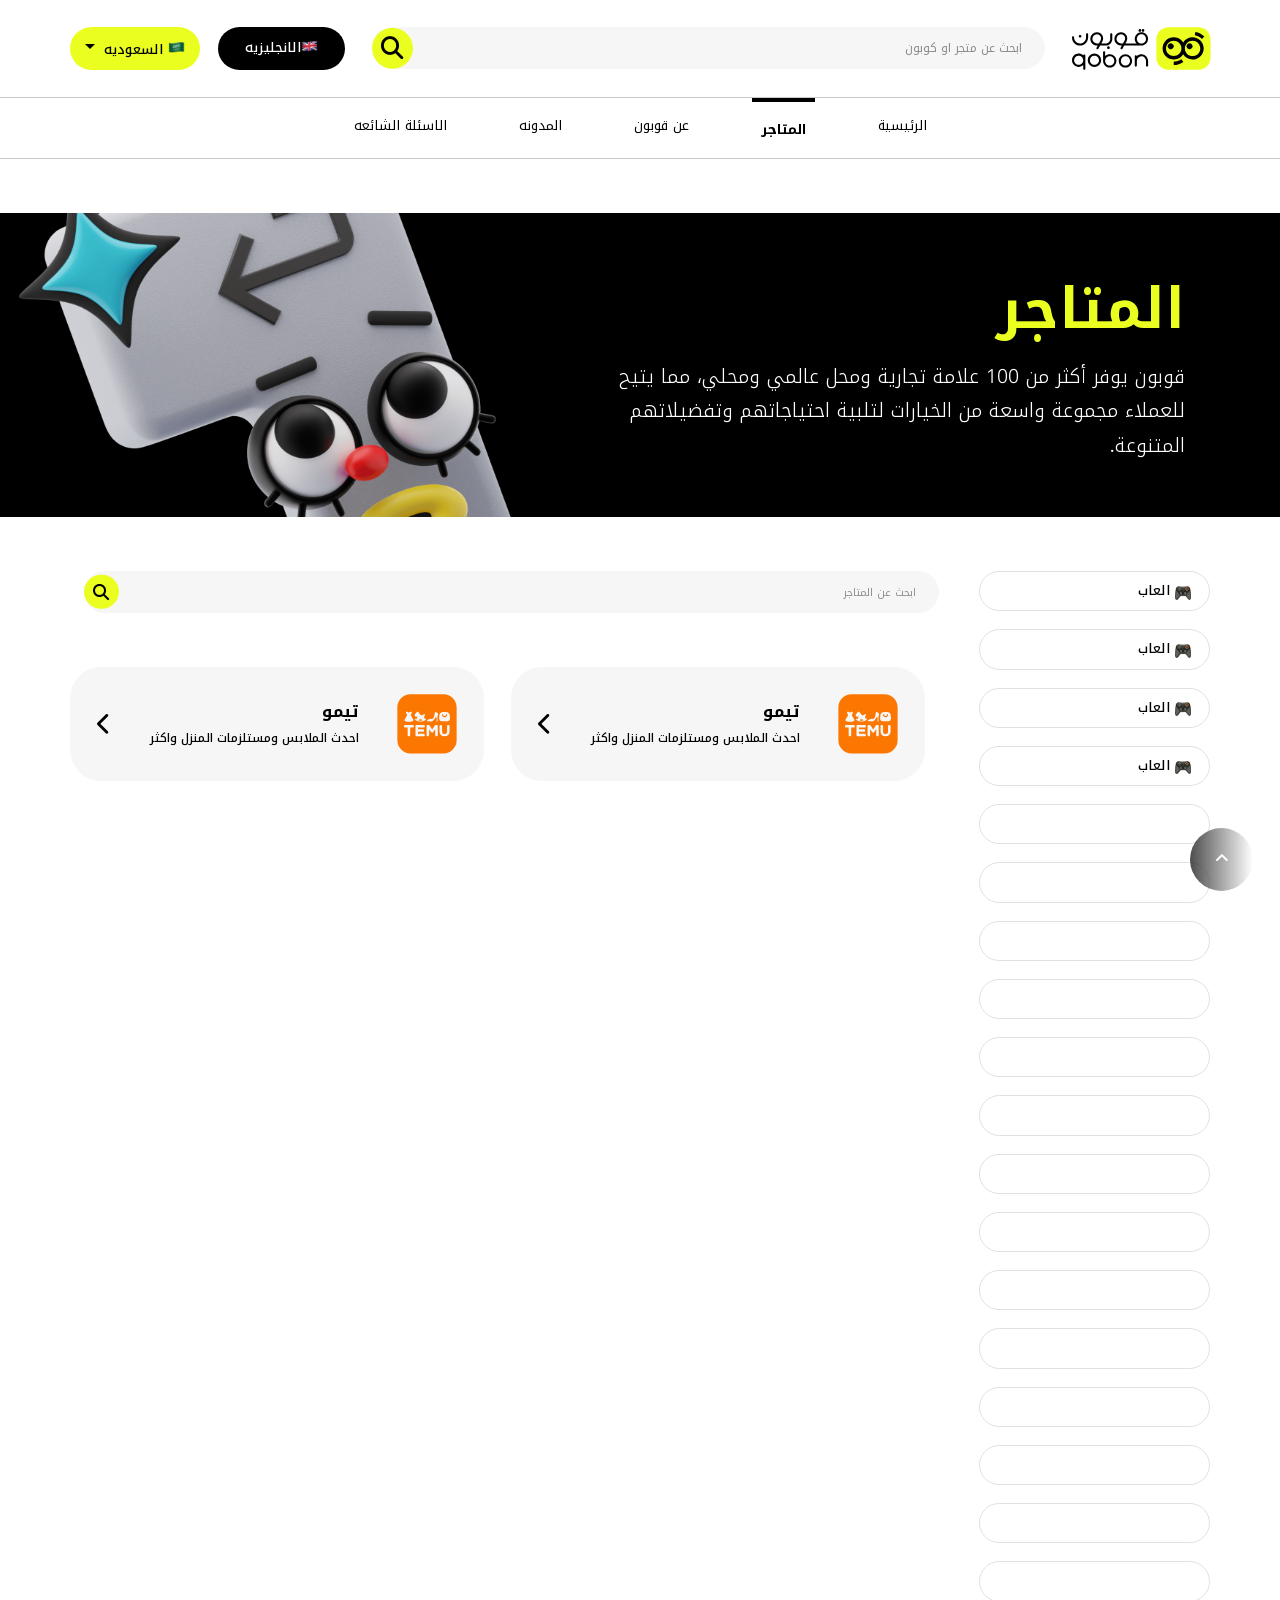
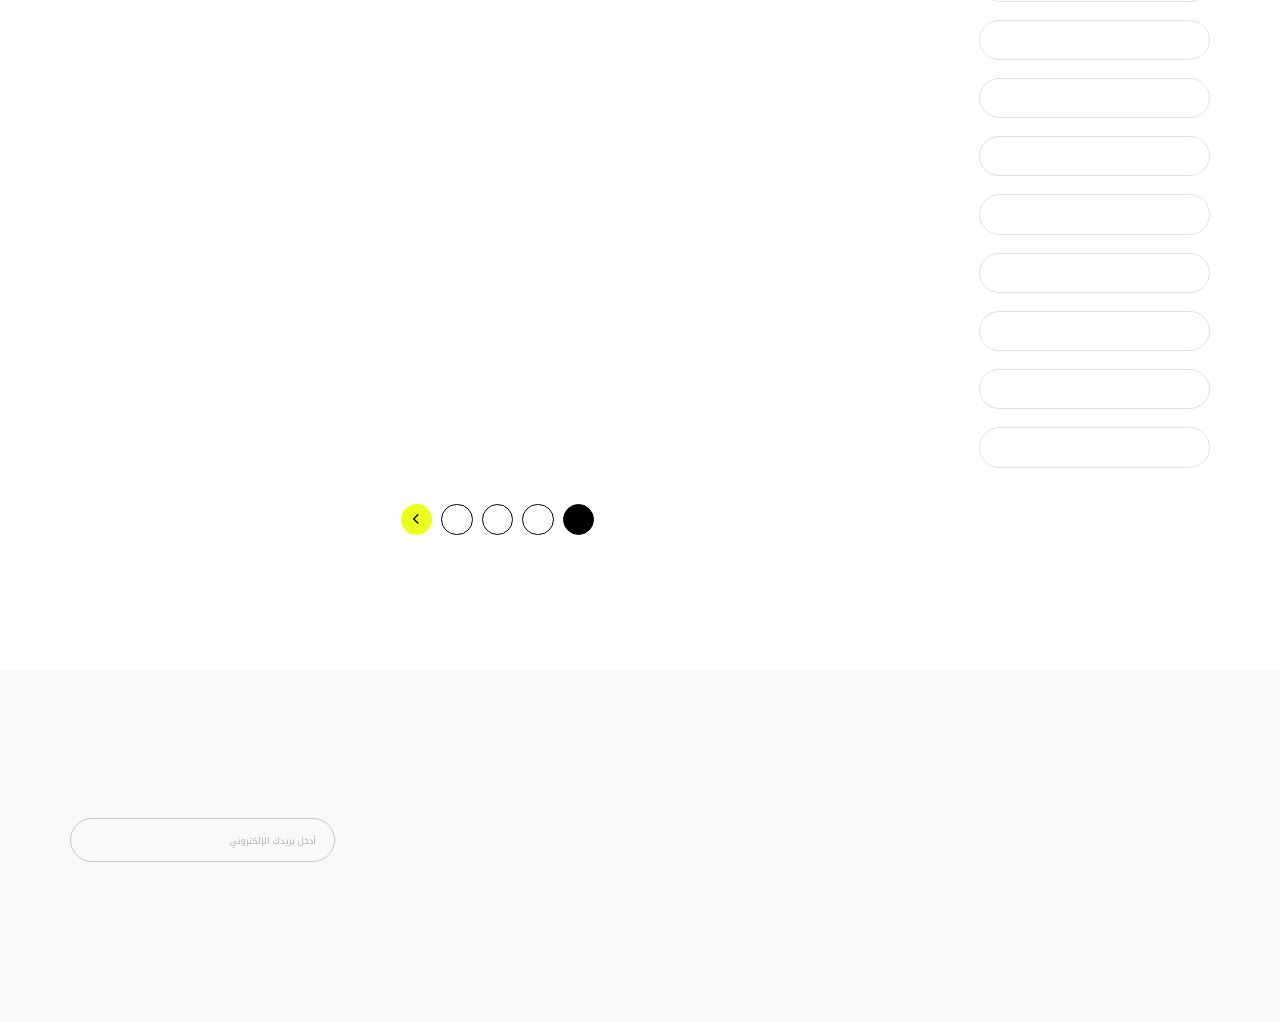
<file: stores.html>
<!DOCTYPE html>
<html lang="en" dir="rtl">

<head>
    <meta charset="UTF-8">
    <meta name="viewport" content="width=device-width, initial-scale=1.0">
    <title>stores</title>
    <link rel="stylesheet" type="text/css" href="./css/bootstrap.rtl.min.css">
    <link rel="stylesheet" type="text/css" href="./css/all.css">
    <link rel="stylesheet" type="text/css" href="./css/owl.carousel.min.css">
    <link rel="stylesheet" type="text/css" href="./css/owl.theme.default.min.css">
    <link rel="stylesheet" href="./css/tsfldr/tscss0.css">
    <link rel="stylesheet" href="./css/tsfldr/tscss1.css">
    <link rel="stylesheet" href="./css/tsfldr/tscss2.css">
    <link rel="stylesheet" href="./css/tsfldr/tscss3.css">
    <link rel="stylesheet" href="./css/aos.css">

</head>

<body class="tsstores TSWView tsrtl  position-relative">

    <div id="tsajxbg" class=""></div>
    <div id="tssection-tspgtop"></div>

 <!-- Category offcanvas -->
 <div class="offcanvas offcanvas-start " tabindex="-1" id="offcanvasRight" aria-labelledby="offcanvasRightLabel">
    <div class="offcanvas-header">
      <h5 class="TSFntSemiBold tsfs-30 mb-0">فئات</h5>
      <button type="button" class="btn-close text-reset" data-bs-dismiss="offcanvas" aria-label="Close"></button>
    </div>
    <div class="offcanvas-body position-relative h-100 ">
      <div class="container-fluid px-1 ">
          <div class="d-flex flex-column gap-md-3 gap-4 categories-list mb-5">
              
              <div class="category-item border border-1 rounded-pill py-2">
                  <div class="d-flex align-items-center gap-2 px-3">
                      <i class="fas fa-th"></i>
                      <span class="TSFntMedium tsfs-24">كل الفئات</span>
                  </div>
              </div>
              <div class="category-item border border-1 rounded-pill py-2">
                  <div class="d-flex align-items-center gap-2 px-3">
                      <i class="fas fa-gamepad"></i>
                      <span class="TSFntMedium tsfs-24">العاب</span>
                  </div>
              </div>
              <div class="category-item border border-1 rounded-pill py-2">
                  <div class="d-flex align-items-center gap-2 px-3">
                      <i class="fas fa-plane"></i>
                      <span class="TSFntMedium tsfs-24">سفر</span>
                  </div>
              </div>
              <div class="category-item border border-1 rounded-pill py-2">
                  <div class="d-flex align-items-center gap-2 px-3">
                      <i class="fas fa-laptop"></i>
                      <span class="TSFntMedium tsfs-24">الكترونيات</span>
                  </div>
              </div>
              <div class="category-item border border-1 rounded-pill py-2">
                  <div class="d-flex align-items-center gap-2 px-3">
                      <i class="fas fa-futbol"></i>
                      <span class="TSFntMedium tsfs-24">رياضة</span>
                  </div>
              </div>
              <div class="category-item border border-1 rounded-pill py-2">
                  <div class="d-flex align-items-center gap-2 px-3">
                      <i class="fas fa-utensils"></i>
                      <span class="TSFntMedium tsfs-24">مطاعم</span>
                  </div>
              </div>
              <div class="category-item border border-1 rounded-pill py-2">
                  <div class="d-flex align-items-center gap-2 px-3">
                      <i class="fas fa-gift"></i>
                      <span class="TSFntMedium tsfs-24">هدايا</span>
                  </div>
              </div>
              <div class="category-item border border-1 rounded-pill py-2">
                  <div class="d-flex align-items-center gap-2 px-3">
                      <i class="fas fa-spa"></i>
                      <span class="TSFntMedium tsfs-24">ترفيه</span>
                  </div>
              </div>
              <div class="category-item border border-1 rounded-pill py-2">
                  <div class="d-flex align-items-center gap-2 px-3">
                      <i class="fas fa-heart"></i>
                      <span class="TSFntMedium tsfs-24">جمال</span>
                  </div>
              </div>
              <div class="category-item border border-1 rounded-pill py-2">
                  <div class="d-flex align-items-center gap-2 px-3">
                      <i class="fas fa-child"></i>
                      <span class="TSFntMedium tsfs-24">اطفال</span>
                  </div>
              </div>
              <div class="category-item border border-1 rounded-pill py-2">
                  <div class="d-flex align-items-center gap-2 px-3">
                      <i class="fas fa-tshirt"></i>
                      <span class="TSFntMedium tsfs-24">ازياء</span>
                  </div>
              </div>
              <div class="category-item border border-1 rounded-pill py-2">
                  <div class="d-flex align-items-center gap-2 px-3">
                      <i class="fas fa-spray-can"></i>
                      <span class="TSFntMedium tsfs-24">عطور</span>
                  </div>
              </div>
              <div class="category-item border border-1 rounded-pill py-2">
                  <div class="d-flex align-items-center gap-2 px-3">
                      <i class="fas fa-rose"></i>
                      <span class="TSFntMedium tsfs-24">ورد</span>
                  </div>
              </div>
              <div class="category-item border border-1 rounded-pill py-2">
                  <div class="d-flex align-items-center gap-2 px-3">
                      <i class="fas fa-couch"></i>
                      <span class="TSFntMedium tsfs-24">اثاث</span>
                  </div>
              </div>
              <div class="category-item border border-1 rounded-pill py-2">
                  <div class="d-flex align-items-center gap-2 px-3">
                      <i class="fas fa-paw"></i>
                      <span class="TSFntMedium tsfs-24">البيت (حيوانات)</span>
                  </div>
              </div>
              <div class="category-item border border-1 rounded-pill py-2">
                  <div class="d-flex align-items-center gap-2 px-3">
                      <i class="fas fa-shoe-prints"></i>
                      <span class="TSFntMedium tsfs-24">احذية</span>
                  </div>
              </div>
              <div class="category-item border border-1 rounded-pill py-2">
                  <div class="d-flex align-items-center gap-2 px-3">
                      <i class="fas fa-heartbeat"></i>
                      <span class="TSFntMedium tsfs-24">صحة</span>
                  </div>
              </div>
              <div class="category-item border border-1 rounded-pill py-2">
                  <div class="d-flex align-items-center gap-2 px-3">
                      <i class="fas fa-home"></i>
                      <span class="TSFntMedium tsfs-24">منزل</span>
                  </div>
              </div>
              <div class="category-item border border-1 rounded-pill py-2">
                  <div class="d-flex align-items-center gap-2 px-3">
                      <i class="fas fa-car"></i>
                      <span class="TSFntMedium tsfs-24">سيارات</span>
                  </div>
              </div>
          </div>
  
          
      </div>
      
      </div>
      <div class=" apply-del-btn d-flex align-items-center position-fixed bottom-0 w-100">
          <button class="TSFntSemiBold tsfs-24 flex-grow-1 btn tsbg-bg2 w-100 text-danger border-0 py-3">مسح</button>
          <button class="TSFntSemiBold tsfs-24 flex-grow-1 btn btn-dark w-100 tscl-main border-0 py-3">تطبيق</button>
      </div>
    </div>
  </div>
  <!-- Arrangement offcanvas -->
  <div class="offcanvas offcanvas-start " tabindex="-1" id="offcanvasArrangeRight" aria-labelledby="offcanvasRightLabel">
    <div class="offcanvas-header px-4	">
      <h5 class="TSFntSemiBold tsfs-28 mb-0">ترتيب حسب</h5>
      <button type="button" class="btn-close text-reset" data-bs-dismiss="offcanvas" aria-label="Close"></button>
    </div>
    <div class="offcanvas-body position-relative h-100 p-0 ">
      <div class="container-fluid px-1 ">
          <div class="d-flex flex-column gap-md-5 gap-4 arrangement-list mb-5">
              
              <div class="custom-radio">
                  <label class="radio-option">
                      <input type="radio" name="arrange" value="popular">
                      <div class="radio-circle"></div>
                      <span class="TSFntMedium tsfs-24 radio-label ">الأكثر شعبية</span>
                  </label>
          
                  <label class="radio-option">
                      <input type="radio" name="arrange" value="followed">
                      <div class="radio-circle"></div>
                      <span class="TSFntMedium tsfs-24 radio-label ">الأكثر متابعة</span>
                  </label>
          
                  <label class="radio-option">
                      <input type="radio" name="arrange" value="used">
                      <div class="radio-circle"></div>
                      <span class="TSFntMedium tsfs-24 radio-label ">الأكثر استخداما</span>
                  </label>
          
                  <label class="radio-option">
                      <input type="radio" name="arrange" value="alphabetical">
                      <div class="radio-circle"></div>
                      <span class="TSFntMedium tsfs-24 radio-label ">ابجديا</span>
                  </label>
          
                  <label class="radio-option">
                      <input type="radio" name="arrange" value="recently-added">
                      <div class="radio-circle"></div>
                      <span class="TSFntMedium tsfs-24 radio-label ">اضيفت مؤخرا</span>
                  </label>
          
                  <label class="radio-option">
                      <input type="radio" name="arrange" value="discount">
                      <div class="radio-circle"></div>
                      <span class="TSFntMedium tsfs-24 radio-label ">قيمة الخصم</span>
                  </label>
              </div>
          
          </div>
  
          
      </div>
      
      </div>
      <div class=" apply-del-btn d-flex align-items-center position-fixed bottom-0 w-100">
          <button class="TSFntSemiBold tsfs-24 flex-grow-1 btn tsbg-bg2 w-100 text-danger border-0 py-3">مسح</button>
          <button class="TSFntSemiBold tsfs-24 flex-grow-1 btn btn-dark w-100 tscl-main border-0 py-3">تطبيق</button>
      </div>
    </div>
  </div>
   
   <!-- Header -->
   <header id="ts-tophdr" class="h-auto  ts-tophdr ">
    <div class="hdr_super_container h-100 w-100">
        <div class="notCollps-menu mt-4 container d-flex w-100 mt-4 px-md-0 px-4">
            <!-- **** Logo here *****-->
            <a href="#" class=" border-0">
                <!-- Embed SVG with <object> to use it inside javascript -->
                <object id="svgObject" class="tsc-logo-h d-md-block d-none" type="image/svg+xml"
                    data="./tsimg/qobon-logo.svg"></object>
                <object id="svgObject" class="tsc-logo-h d-md-none d-block" type="image/svg+xml"
                    data="./tsimg/qobon-logo-mob.svg"></object>

            </a>

            <!-- ****** Search input ****** -->
            <div class="position-relative w-100 h-auto hdr_search flex-grow-1 mx-md-4 mx-2 ">
                <input class=" w-100 py-2" type="text" placeholder="ابحث عن متجر او كوبون">
                <a href=""
                    class="search_btn d-flex justify-content-center align-items-center position-absolute top-50 end-0  tsc-cursorpointer bordr90 tsbg-main border-0 ">
                    <i class="fa fa-search tsfs-30 px-md-2 px-2 py-md-2 py-2 tscl-0"></i>
                </a>
            </div>

            <!-- ***** English button***** -->
            <a href="#"
                class=" hdr_btn1 d-flex justify-content-center align-items-center px-md-4 px-2 py-md-0 py-2  ">
                <div class="TSFntMedium tsfs-18 tscl-F d-flex align-items-center justify-content-between"><i><img
                            src="./tsimg/qobon-gb-icon.png" alt=""></i>
                    <span class="d-md-block d-none">الانجليزيه</span>
                </div>
            </a>

            <!-- ***** Language selection dropdown***** -->
            <div class="dropdown ms-3 d-md-block d-none">
                <button class="hdr_btn2 btn btn-secondary dropdown-toggle" type="button" id="dropdownMenuButton1"
                    data-bs-toggle="dropdown" aria-expanded="false">
                    <span class="TSFntMedium tsfs-18 tscl-F"><i><img src="./tsimg/qobon-sa-icon.png" alt=""></i>
                        السعوديه </span>
                </button>
                <ul class="dropdown-menu" aria-labelledby="dropdownMenuButton1">
                    <li><a class="dropdown-item" href="#"> <span class="TSFntMedium tsfs-18 tscl-0"><i><img
                                        src="./tsimg/qobon-gb-icon.png" alt=""></i> الانجليزيه </span></a></li>
                    <li><a class="dropdown-item" href="#"> <span class="TSFntMedium tsfs-18 tscl-0"><i><img
                                        src="./tsimg/qobon-gb-icon.png" alt=""></i> الانجليزيه </span></a></li>
                    <li><a class="dropdown-item" href="#"> <span class="TSFntMedium tsfs-18 tscl-0"><i><img
                                        src="./tsimg/qobon-gb-icon.png" alt=""></i> الانجليزيه </span></a></li>
                    <li><a class="dropdown-item" href="#"> <span class="TSFntMedium tsfs-18 tscl-0"><i><img
                                        src="./tsimg/qobon-gb-icon.png" alt=""></i> الانجليزيه </span></a></li>
                    <li><a class="dropdown-item" href="#"> <span class="TSFntMedium tsfs-18 tscl-0"><i><img
                                        src="./tsimg/qobon-gb-icon.png" alt=""></i> الانجليزيه </span></a></li>
                    <li><a class="dropdown-item" href="#"> <span class="TSFntMedium tsfs-18 tscl-0"><i><img
                                        src="./tsimg/qobon-gb-icon.png" alt=""></i> الانجليزيه </span></a></li>
                    <li><a class="dropdown-item" href="#"> <span class="TSFntMedium tsfs-18 tscl-0"><i><img
                                        src="./tsimg/qobon-gb-icon.png" alt=""></i> الانجليزيه </span></a></li>

                </ul>
            </div>

            <!-- *****Menu toggeler button******* -->
            <button class="togglerMnubtn d-md-none d-block navbar-toggler border-0 p-0 ms-2" type="button"
                data-bs-toggle="collapse" data-bs-target="#TopMenuModal" aria-controls="TopMenuModal"
                aria-expanded="false" aria-label="Toggle navigation">
                <img class="togglerMnuIcn" src="./tsimg/qobon-menu-hamborger.svg" alt="">
            </button>
        </div>
        <!--************ Menu ***************-->

        <div class="   topMenu w-100 tsbg-F mt-md-4 mt-0 z-2 " id="topMenu">
               <div class=" nav_cntnr w-100 h-auto">
                <nav class=" px-md-0 px-4 container main-nav w-100 ">
                    <div class="navbar  navbar-expand-md ">
                        <div id="TopMenuModal" class=" tsc-top-mnu  collapse navbar-collapse ">
                            <!--******** logo and exit icon in mobile ******** -->
                            <div class="d-md-none d-block d-flex justify-content-between align align-items-center">
                                <img class="tsc-logo-h2" src="./tsimg/qobon-logo.svg" alt="">
                                <i class="exit-icon fas fa-xmark exit-icon fa-2x "></i>
                            </div>
                            <!--********* menu **********  -->
                            <ul
                                class="tsc-mnu-blk menu-header-menu-ar navbar-nav navbar-nav m-md-auto m-0 d-flex gap-md-5 gap-1 mt-md-0 mt-5">
                                <li class="active nav-item  py-md-2 py-0"><a
                                        class=" tsc-mnu-lnk TSFntRegular tsfs-18 tscl-hdr-mnulnk nav-link "
                                        href="./index.html">الرئيسية</a></li>
                                <li class=" nav-item  py-md-2 py-0"><a
                                        class="tsc-mnu-lnk TSFntRegular tsfs-18 tscl-hdr-mnulnk nav-link"
                                        href="./stores.html">
                                        المتاجر</a></li>
                                <li class=" nav-item  py-md-2 py-0"><a
                                        class="tsc-mnu-lnk TSFntRegular tsfs-18 tscl-hdr-mnulnk nav-link"
                                        href="./about-us.html">
                                        عن قوبون</a></li>
                                <li class=" nav-item  py-md-2 py-0"><a
                                        class="tsc-mnu-lnk TSFntRegular tsfs-18 tscl-hdr-mnulnk nav-link"
                                        href="./blogs.html">المدونه</a>
                                </li>
                                <li class=" nav-item  py-md-2 py-0"><a
                                        class="tsc-mnu-lnk TSFntRegular tsfs-18 tscl-hdr-mnulnk nav-link"
                                        href="./faqs.html">الاسئلة الشائعه</a>
                                </li>

                            </ul>
                            <hr class="d-md-none d-block tsbg-bg3">
                            <div class="d-md-none d-block d-flex justify-content-md-center justify-content-start align-items-end gap-4 mt-md-0 mt-4 mb-md-0 mb-2 pb-md-0 pb-4">
                                <ul class="footer-menu d-flex flex-column gap-2">
                                    <li class="tsc-tr06s tsc-tr-end"><a class="TSFntLight mnu_link tsfs-18 tscl-0"
                                            href="#"> العروض
                                            الحالية</a></li>
                                    <li class="tsc-tr06s tsc-tr-end"><a class="TSFntLight mnu_link tsfs-18 tscl-0"
                                            href="#">الشروط
                                            والاحكام</a></li>
                                    <li class="tsc-tr06s tsc-tr-end"><a class="TSFntLight mnu_link tsfs-18 tscl-0"
                                            href="#">سياسة
                                            الخصوصيه</a></li>
                                    <li class="tsc-tr06s tsc-tr-end"><a class="TSFntLight mnu_link tsfs-18 tscl-0"
                                            href="#">اتصل
                                            بنا</a></li>
                                </ul>
                                <ul class="footer-menu d-flex flex-column gap-2">
                                    <li class="tsc-tr06s tsc-tr-end"><a class="TSFntLight mnu_link tsfs-18 tscl-0"
                                            href="#"> العروض
                                            الحالية</a></li>
                                    <li class="tsc-tr06s tsc-tr-end"><a class="TSFntLight mnu_link tsfs-18 tscl-0"
                                            href="#">الشروط
                                            والاحكام</a></li>
                                    <li class="tsc-tr06s tsc-tr-end"><a class="TSFntLight mnu_link tsfs-18 tscl-0"
                                            href="#">سياسة
                                            الخصوصيه</a></li>
                                    <li class="tsc-tr06s tsc-tr-end"><a class="TSFntLight mnu_link tsfs-18 tscl-0"
                                            href="#">اتصل
                                            بنا</a></li>
                                </ul>
                            </div>
                            <div class="d-md-none d-block  d-flex gap-4 ">
                                <a href="" target="_blank" class="tsc-tr06s tsc-tr-top">
                                    <i class="fab fa-facebook fa-2x tscl-0"></i>
                                </a>
                                <a href="" target="_blank" class="tsc-tr06s tsc-tr-top">
                                    <i class="fab fa-snapchat fa-2x tscl-0"></i>
                                </a>
                                <a href="" target="_blank" class="tsc-tr06s tsc-tr-top">
                                    <i class="fab fa-tiktok fa-2x tscl-0"></i>
                                </a>
                                <a href="" target="_blank" class="tsc-tr06s tsc-tr-top">
                                    <i class="fab fa-x-twitter fa-2x tscl-0"></i>
                                </a>
                                <a href="" target="_blank" class="tsc-tr06s tsc-tr-top">
                                    <i class="fab fa-instagram fa-2x tscl-0"></i>
                                </a>

                            </div>
                            <div class="lang_btns d-flex gap-2 d-md-none d-block mt-4">
                                <!-- ***********English button************ -->
                                <a href="#"
                                    class=" hdr_btn1 d-flex justify-content-center align-items-center  px-4  py-1  ">
                                    <div
                                        class="TSFntMedium tsfs-18 tscl-F d-flex gap-1 align-items-center justify-content-between">
                                        <i><img src="./tsimg/qobon-gb-icon.png" alt=""></i>
                                        <span>الانجليزية</span>
                                    </div>
                                </a>

                                <!-- ***** Language selection dropdown***** -->
                                <div class="dropdown ms-3 d-md-none d-block">
                                    <button class="hdr_btn2 btn btn-secondary dropdown-toggle" type="button"
                                        id="dropdownMenuButton1" data-bs-toggle="dropdown" aria-expanded="false">
                                        <span class="TSFntMedium tsfs-18 tscl-F"><i><img src="./tsimg/qobon-sa-icon.png"
                                                    alt=""></i>
                                            السعودية </span>
                                    </button>
                                    <ul class="dropdown-menu" aria-labelledby="dropdownMenuButton1">
                                        <li><a class="dropdown-item" href="#"> <span
                                                    class="TSFntMedium tsfs-18 tscl-0"><i><img
                                                            src="./tsimg/qobon-gb-icon.png" alt=""></i> الانجليزيه
                                                </span></a></li>
                                        <li><a class="dropdown-item" href="#"> <span
                                                    class="TSFntMedium tsfs-18 tscl-0"><i><img
                                                            src="./tsimg/qobon-gb-icon.png" alt=""></i> الانجليزيه
                                                </span></a></li>
                                        <li><a class="dropdown-item" href="#"> <span
                                                    class="TSFntMedium tsfs-18 tscl-0"><i><img
                                                            src="./tsimg/qobon-gb-icon.png" alt=""></i> الانجليزيه
                                                </span></a></li>
                                        <li><a class="dropdown-item" href="#"> <span
                                                    class="TSFntMedium tsfs-18 tscl-0"><i><img
                                                            src="./tsimg/qobon-gb-icon.png" alt=""></i> الانجليزيه
                                                </span></a></li>
                                        <li><a class="dropdown-item" href="#"> <span
                                                    class="TSFntMedium tsfs-18 tscl-0"><i><img
                                                            src="./tsimg/qobon-gb-icon.png" alt=""></i> الانجليزيه
                                                </span></a></li>
                                        <li><a class="dropdown-item" href="#"> <span
                                                    class="TSFntMedium tsfs-18 tscl-0"><i><img
                                                            src="./tsimg/qobon-gb-icon.png" alt=""></i> الانجليزيه
                                                </span></a></li>
                                        <li><a class="dropdown-item" href="#"> <span
                                                    class="TSFntMedium tsfs-18 tscl-0"><i><img
                                                            src="./tsimg/qobon-gb-icon.png" alt=""></i> الانجليزيه
                                                </span></a></li>

                                    </ul>
                                </div>
                            </div>
                        </div>
                    </div>
                </nav>
               </div>
               
            </div>
            
        
    </div>
   </header>

    <!-- Topbnr -->
    <section id="tstopbnr" class="tsc-sec-tstopbnr tsbg-0 w-100 h-auto mt-md-5 mt-5 ">
        <div class="row ">
            <div class="col-1 p-0"></div>
            <div class="col-6 d-flex flex-column justify-content-center align-items-start p-0 py-md-0 py-3">
                <h1 class="tscl-main">المتاجر</h1>
                <p class="p1 tscl-F m-0 pe-md-5 pe-0">قوبون يوفر أكثر من 100 علامة تجارية ومحل عالمي ومحلي، مما يتيح
                    للعملاء مجموعة واسعة من الخيارات لتلبية احتياجاتهم وتفضيلاتهم المتنوعة.</p>
            </div>
            <div class="col-5 p-0">
                <img class="w-100 h-100 px-md-3 px-0" src="./tsimg/qobon-stors-img1.png" alt="">
            </div>
        </div>
    </section>

    <!-- tsstores list -->
    <section id="tsstoreslist" class="tsc-sec-tsstoreslist w-100 h-auto mt-md-5 mt-5 pb-md-5 ">
        <div class="container d-flex gap-md-0 gap-2 p-0 px-md-0 px-4 pb-md-4">
            <!-- Tags -->
            <div class="d-md-block d-none col-3 ">
                <div class="d-flex flex-column gap-3">
                    <div
                        class=" catBtn tsc-cursorpointer  bordr60  border border-1   tsbg-F d-flex justify-content-center  align-items-center gap-2 position-relative py-2 px-md-3 px-1 me-md-5 ">
                        <div class="d-flex justify-content-start  align-items-center gap-1 w-100  ">
                            <!-- svg not worked!!! -->
                            <img class="col-1" src="./tsimg/qobon-gms.png" alt="">
                            <span class="TSFntMedium tsfs-18  text-nowrap">العاب</span>
                        </div>
                    </div>
                    <div
                        class=" catBtn tsc-cursorpointer  bordr60  border border-1   tsbg-F d-flex justify-content-center  align-items-center gap-2 position-relative py-2 px-md-3 px-1 me-md-5 ">
                        <div class="d-flex justify-content-start  align-items-center gap-1 w-100  ">
                            <!-- svg not worked!!! -->
                            <img class="col-1" src="./tsimg/qobon-gms.png" alt="">
                            <span class="TSFntMedium tsfs-18  text-nowrap">العاب</span>
                        </div>
                    </div>
                    <div
                        class=" catBtn tsc-cursorpointer  bordr60  border border-1   tsbg-F d-flex justify-content-center  align-items-center gap-2 position-relative py-2 px-md-3 px-1 me-md-5 ">
                        <div class="d-flex justify-content-start  align-items-center gap-1 w-100  ">
                            <!-- svg not worked!!! -->
                            <img class="col-1" src="./tsimg/qobon-gms.png" alt="">
                            <span class="TSFntMedium tsfs-18  text-nowrap">العاب</span>
                        </div>
                    </div>
                    <div
                        class=" catBtn tsc-cursorpointer  bordr60  border border-1   tsbg-F d-flex justify-content-center  align-items-center gap-2 position-relative py-2 px-md-3 px-1 me-md-5 ">
                        <div class="d-flex justify-content-start  align-items-center gap-1 w-100  ">
                            <!-- svg not worked!!! -->
                            <img class="col-1" src="./tsimg/qobon-gms.png" alt="">
                            <span class="TSFntMedium tsfs-18  text-nowrap">العاب</span>
                        </div>
                    </div>
                    <div
                        class=" catBtn tsc-cursorpointer bordr60  border border-1   tsbg-F d-flex justify-content-center  align-items-center gap-2 position-relative py-2 px-md-3 px-1 me-md-5 ">
                        <div class="d-flex justify-content-start  align-items-center gap-1 w-100  ">

                            <img class="col-1" src="./tsimg/qobon-gms.png" alt="">
                            <span class="TSFntMedium tsfs-18  text-nowrap">العاب</span>
                        </div>
                    </div>
                    <div
                        class=" catBtn tsc-cursorpointer bordr60  border border-1   tsbg-F d-flex justify-content-center  align-items-center gap-2 position-relative py-2 px-md-3 px-1 me-md-5 ">
                        <div class="d-flex justify-content-start  align-items-center gap-1 w-100  ">

                            <img class="col-1" src="./tsimg/qobon-gms.png" alt="">
                            <span class="TSFntMedium tsfs-18  text-nowrap">العاب</span>
                        </div>
                    </div>
                    <div
                        class=" catBtn tsc-cursorpointer bordr60  border border-1   tsbg-F d-flex justify-content-center  align-items-center gap-2 position-relative py-2 px-md-3 px-1 me-md-5 ">
                        <div class="d-flex justify-content-start  align-items-center gap-1 w-100  ">

                            <img class="col-1" src="./tsimg/qobon-gms.png" alt="">
                            <span class="TSFntMedium tsfs-18  text-nowrap">العاب</span>
                        </div>
                    </div>
                    <div
                        class=" catBtn tsc-cursorpointer bordr60  border border-1   tsbg-F d-flex justify-content-center  align-items-center gap-2 position-relative py-2 px-md-3 px-1 me-md-5 ">
                        <div class="d-flex justify-content-start  align-items-center gap-1 w-100  ">

                            <img class="col-1" src="./tsimg/qobon-gms.png" alt="">
                            <span class="TSFntMedium tsfs-18  text-nowrap">العاب</span>
                        </div>
                    </div>
                    <div
                        class=" catBtn tsc-cursorpointer bordr60  border border-1   tsbg-F d-flex justify-content-center  align-items-center gap-2 position-relative py-2 px-md-3 px-1 me-md-5 ">
                        <div class="d-flex justify-content-start  align-items-center gap-1 w-100  ">

                            <img class="col-1" src="./tsimg/qobon-gms.png" alt="">
                            <span class="TSFntMedium tsfs-18  text-nowrap">العاب</span>
                        </div>
                    </div>
                    <div
                        class=" catBtn tsc-cursorpointer bordr60  border border-1   tsbg-F d-flex justify-content-center  align-items-center gap-2 position-relative py-2 px-md-3 px-1 me-md-5 ">
                        <div class="d-flex justify-content-start  align-items-center gap-1 w-100  ">

                            <img class="col-1" src="./tsimg/qobon-gms.png" alt="">
                            <span class="TSFntMedium tsfs-18  text-nowrap">العاب</span>
                        </div>
                    </div>
                    <div
                        class=" catBtn tsc-cursorpointer bordr60  border border-1   tsbg-F d-flex justify-content-center  align-items-center gap-2 position-relative py-2 px-md-3 px-1 me-md-5 ">
                        <div class="d-flex justify-content-start  align-items-center gap-1 w-100  ">

                            <img class="col-1" src="./tsimg/qobon-gms.png" alt="">
                            <span class="TSFntMedium tsfs-18  text-nowrap">العاب</span>
                        </div>
                    </div>
                    <div
                        class=" catBtn tsc-cursorpointer bordr60  border border-1   tsbg-F d-flex justify-content-center  align-items-center gap-2 position-relative py-2 px-md-3 px-1 me-md-5 ">
                        <div class="d-flex justify-content-start  align-items-center gap-1 w-100  ">

                            <img class="col-1" src="./tsimg/qobon-gms.png" alt="">
                            <span class="TSFntMedium tsfs-18  text-nowrap">العاب</span>
                        </div>
                    </div>
                    <div
                        class=" catBtn tsc-cursorpointer bordr60  border border-1   tsbg-F d-flex justify-content-center  align-items-center gap-2 position-relative py-2 px-md-3 px-1 me-md-5 ">
                        <div class="d-flex justify-content-start  align-items-center gap-1 w-100  ">

                            <img class="col-1" src="./tsimg/qobon-gms.png" alt="">
                            <span class="TSFntMedium tsfs-18  text-nowrap">العاب</span>
                        </div>
                    </div>
                    <div
                        class=" catBtn tsc-cursorpointer bordr60  border border-1   tsbg-F d-flex justify-content-center  align-items-center gap-2 position-relative py-2 px-md-3 px-1 me-md-5 ">
                        <div class="d-flex justify-content-start  align-items-center gap-1 w-100  ">

                            <img class="col-1" src="./tsimg/qobon-gms.png" alt="">
                            <span class="TSFntMedium tsfs-18  text-nowrap">العاب</span>
                        </div>
                    </div>
                    <div
                        class=" catBtn tsc-cursorpointer bordr60  border border-1   tsbg-F d-flex justify-content-center  align-items-center gap-2 position-relative py-2 px-md-3 px-1 me-md-5 ">
                        <div class="d-flex justify-content-start  align-items-center gap-1 w-100  ">

                            <img class="col-1" src="./tsimg/qobon-gms.png" alt="">
                            <span class="TSFntMedium tsfs-18  text-nowrap">العاب</span>
                        </div>
                    </div>
                    <div
                        class=" catBtn tsc-cursorpointer bordr60  border border-1   tsbg-F d-flex justify-content-center  align-items-center gap-2 position-relative py-2 px-md-3 px-1 me-md-5 ">
                        <div class="d-flex justify-content-start  align-items-center gap-1 w-100  ">

                            <img class="col-1" src="./tsimg/qobon-gms.png" alt="">
                            <span class="TSFntMedium tsfs-18  text-nowrap">العاب</span>
                        </div>
                    </div>
                    <div
                        class=" catBtn tsc-cursorpointer bordr60  border border-1   tsbg-F d-flex justify-content-center  align-items-center gap-2 position-relative py-2 px-md-3 px-1 me-md-5 ">
                        <div class="d-flex justify-content-start  align-items-center gap-1 w-100  ">

                            <img class="col-1" src="./tsimg/qobon-gms.png" alt="">
                            <span class="TSFntMedium tsfs-18  text-nowrap">العاب</span>
                        </div>
                    </div>
                    <div
                        class=" catBtn tsc-cursorpointer bordr60  border border-1   tsbg-F d-flex justify-content-center  align-items-center gap-2 position-relative py-2 px-md-3 px-1 me-md-5 ">
                        <div class="d-flex justify-content-start  align-items-center gap-1 w-100  ">

                            <img class="col-1" src="./tsimg/qobon-gms.png" alt="">
                            <span class="TSFntMedium tsfs-18  text-nowrap">العاب</span>
                        </div>
                    </div>
                    <div
                        class=" catBtn tsc-cursorpointer bordr60  border border-1   tsbg-F d-flex justify-content-center  align-items-center gap-2 position-relative py-2 px-md-3 px-1 me-md-5 ">
                        <div class="d-flex justify-content-start  align-items-center gap-1 w-100  ">

                            <img class="col-1" src="./tsimg/qobon-gms.png" alt="">
                            <span class="TSFntMedium tsfs-18  text-nowrap">العاب</span>
                        </div>
                    </div>
                    <div
                        class=" catBtn tsc-cursorpointer bordr60  border border-1   tsbg-F d-flex justify-content-center  align-items-center gap-2 position-relative py-2 px-md-3 px-1 me-md-5 ">
                        <div class="d-flex justify-content-start  align-items-center gap-1 w-100  ">

                            <img class="col-1" src="./tsimg/qobon-gms.png" alt="">
                            <span class="TSFntMedium tsfs-18  text-nowrap">العاب</span>
                        </div>
                    </div>
                    <div
                        class=" catBtn tsc-cursorpointer bordr60  border border-1   tsbg-F d-flex justify-content-center  align-items-center gap-2 position-relative py-2 px-md-3 px-1 me-md-5 ">
                        <div class="d-flex justify-content-start  align-items-center gap-1 w-100  ">

                            <img class="col-1" src="./tsimg/qobon-gms.png" alt="">
                            <span class="TSFntMedium tsfs-18  text-nowrap">العاب</span>
                        </div>
                    </div>
                    <div
                        class=" catBtn tsc-cursorpointer bordr60  border border-1   tsbg-F d-flex justify-content-center  align-items-center gap-2 position-relative py-2 px-md-3 px-1 me-md-5 ">
                        <div class="d-flex justify-content-start  align-items-center gap-1 w-100  ">

                            <img class="col-1" src="./tsimg/qobon-gms.png" alt="">
                            <span class="TSFntMedium tsfs-18  text-nowrap">العاب</span>
                        </div>
                    </div>
                    <div
                        class=" catBtn tsc-cursorpointer bordr60  border border-1   tsbg-F d-flex justify-content-center  align-items-center gap-2 position-relative py-2 px-md-3 px-1 me-md-5 ">
                        <div class="d-flex justify-content-start  align-items-center gap-1 w-100  ">

                            <img class="col-1" src="./tsimg/qobon-gms.png" alt="">
                            <span class="TSFntMedium tsfs-18  text-nowrap">العاب</span>
                        </div>
                    </div>
                    <div
                        class=" catBtn tsc-cursorpointer bordr60  border border-1   tsbg-F d-flex justify-content-center  align-items-center gap-2 position-relative py-2 px-md-3 px-1 me-md-5 ">
                        <div class="d-flex justify-content-start  align-items-center gap-1 w-100  ">

                            <img class="col-1" src="./tsimg/qobon-gms.png" alt="">
                            <span class="TSFntMedium tsfs-18  text-nowrap">العاب</span>
                        </div>
                    </div>
                    <div
                        class=" catBtn tsc-cursorpointer bordr60  border border-1   tsbg-F d-flex justify-content-center  align-items-center gap-2 position-relative py-2 px-md-3 px-1 me-md-5 ">
                        <div class="d-flex justify-content-start  align-items-center gap-1 w-100  ">

                            <img class="col-1" src="./tsimg/qobon-gms.png" alt="">
                            <span class="TSFntMedium tsfs-18  text-nowrap">العاب</span>
                        </div>
                    </div>
                    <div
                        class=" catBtn tsc-cursorpointer bordr60  border border-1   tsbg-F d-flex justify-content-center  align-items-center gap-2 position-relative py-2 px-md-3 px-1 me-md-5 ">
                        <div class="d-flex justify-content-start  align-items-center gap-1 w-100  ">

                            <img class="col-1" src="./tsimg/qobon-gms.png" alt="">
                            <span class="TSFntMedium tsfs-18  text-nowrap">العاب</span>
                        </div>
                    </div>
                </div>
            </div>
            <div class=" d-flex flex-column">
                <div class="row w-100 h-auto">
                    <div class=" d-flex justify-content-between align-items-center gap-2 p-0">
                        <!-- ****** Search input ****** -->
                        <div class="position-relative w-100 h-auto ">
                            <input class="stors_srch_inpt w-100 py-2" type="text" placeholder="ابحث عن المتاجر">
                            <a href=""
                                class="search_btn d-flex justify-content-center align-items-center position-absolute top-50 end-0  tsc-cursorpointer bordr90 tsbg-main border-0 ">
                                <i class="fa fa-search tsfs-22 px-md-2 px-2 py-md-2 py-2 tscl-0"></i>
                            </a>
                        </div>
                        <!-- filter buttons -->
                        <div class="d-md-none d-flex align-items-center gap-2 ">
                            <button type="button" class="btn btn-dark rounded-pill d-flex align-items-center gap-md-2 gap-1 px-md-3 px-2 py-md-2 py-2"  data-bs-toggle="offcanvas" data-bs-target="#offcanvasArrangeRight" aria-controls="offcanvasRight">
                                <i class="fas fa-th-large tscl-main tsfs-22"></i>
                                <span class="TSFntMedium tsfs-21 text-nowrap  ">الأكثر شعبية</span>
                            </button>
                            
                            <!-- التصنيفات Button -->
                            <button type="button" class="btn btn-dark rounded-pill d-flex align-items-center gap-md-2 gap-1 px-md-3 px-2 py-md-2 py-2	" data-bs-toggle="offcanvas" data-bs-target="#offcanvasRight" aria-controls="offcanvasRight">
                                <i class="fas fa-bars tscl-main tsfs-22"></i>
                                <span class="TSFntMedium tsfs-21">التصنيفات</span>
                            </button>
                        </div>
                        
                    </div>
        
                </div>
                <!-- stores cards -->
                <div class="row row-cols-lg-2 row-cols-md-1 row-cols-1 p-0 g-4 mt-md-4 mt-2">
                    <a href="./qobon-dtls.html" class="col temoCard tsc-scale tsc-tr06s tsc-cursorpointer" >
                        <div
                            class="d-flex justify-content-between align-items-center  tsbg-card-bg bordr31 py-md-4 py-3 px-md-4 px-3">
                            <img class="col-2" src="./tsimg/qobon-temo.svg" alt="">
                            <div class="d-flex flex-column gap-1">
                                <span class="TSFntBold tsfs-22 tscl-0">تيمو</span>
                                <span class="TSFntMedium tsfs-16 tscl-0">احدث الملابس ومستلزمات المنزل واكثر</span>
                            </div>
                            <i class="fas position-relative fa-chevron-left tsfs-30"></i>
                        </div>

                    </a>
                    <a href="./qobon-dtls.html" class="col temoCard tsc-scale tsc-tr06s tsc-cursorpointer" >
                        <div
                            class="d-flex justify-content-between align-items-center  tsbg-card-bg bordr31 py-md-4 py-3 px-md-4 px-3">
                            <img class="col-2" src="./tsimg/qobon-temo.svg" alt="">
                            <div class="d-flex flex-column gap-1">
                                <span class="TSFntBold tsfs-22 tscl-0">تيمو</span>
                                <span class="TSFntMedium tsfs-16 tscl-0">احدث الملابس ومستلزمات المنزل واكثر</span>
                            </div>
                            <i class="fas position-relative fa-chevron-left tsfs-30"></i>
                        </div>

                    </a>
                    <a href="./qobon-dtls.html" class="col temoCard tsc-scale tsc-tr06s tsc-cursorpointer" >
                        <div
                            class="d-flex justify-content-between align-items-center  tsbg-card-bg bordr31 py-md-4 py-3 px-md-4 px-3">
                            <img class="col-2" src="./tsimg/qobon-temo.svg" alt="">
                            <div class="d-flex flex-column gap-1">
                                <span class="TSFntBold tsfs-22 tscl-0">تيمو</span>
                                <span class="TSFntMedium tsfs-16 tscl-0">احدث الملابس ومستلزمات المنزل واكثر</span>
                            </div>
                            <i class="fas position-relative fa-chevron-left tsfs-30"></i>
                        </div>

                    </a>
                    <a href="./qobon-dtls.html" class="col temoCard tsc-scale tsc-tr06s tsc-cursorpointer" >
                        <div
                            class="d-flex justify-content-between align-items-center  tsbg-card-bg bordr31 py-md-4 py-3 px-md-4 px-3">
                            <img class="col-2" src="./tsimg/qobon-temo.svg" alt="">
                            <div class="d-flex flex-column gap-1">
                                <span class="TSFntBold tsfs-22 tscl-0">تيمو</span>
                                <span class="TSFntMedium tsfs-16 tscl-0">احدث الملابس ومستلزمات المنزل واكثر</span>
                            </div>
                            <i class="fas position-relative fa-chevron-left tsfs-30"></i>
                        </div>

                    </a>
                    <a href="./qobon-dtls.html" class="col temoCard tsc-scale tsc-tr06s tsc-cursorpointer" >
                        <div
                            class="d-flex justify-content-between align-items-center  tsbg-card-bg bordr31 py-md-4 py-3 px-md-4 px-3">
                            <img class="col-2" src="./tsimg/qobon-temo.svg" alt="">
                            <div class="d-flex flex-column gap-1">
                                <span class="TSFntBold tsfs-22 tscl-0">تيمو</span>
                                <span class="TSFntMedium tsfs-16 tscl-0">احدث الملابس ومستلزمات المنزل واكثر</span>
                            </div>
                            <i class="fas position-relative fa-chevron-left tsfs-30"></i>
                        </div>

                    </a>
                    <a href="./qobon-dtls.html" class="col temoCard tsc-scale tsc-tr06s tsc-cursorpointer" >
                        <div
                            class="d-flex justify-content-between align-items-center  tsbg-card-bg bordr31 py-md-4 py-3 px-md-4 px-3">
                            <img class="col-2" src="./tsimg/qobon-temo.svg" alt="">
                            <div class="d-flex flex-column gap-1">
                                <span class="TSFntBold tsfs-22 tscl-0">تيمو</span>
                                <span class="TSFntMedium tsfs-16 tscl-0">احدث الملابس ومستلزمات المنزل واكثر</span>
                            </div>
                            <i class="fas position-relative fa-chevron-left tsfs-30"></i>
                        </div>

                    </a>
                    <a href="./qobon-dtls.html" class="col temoCard tsc-scale tsc-tr06s tsc-cursorpointer" >
                        <div
                            class="d-flex justify-content-between align-items-center  tsbg-card-bg bordr31 py-md-4 py-3 px-md-4 px-3">
                            <img class="col-2" src="./tsimg/qobon-temo.svg" alt="">
                            <div class="d-flex flex-column gap-1">
                                <span class="TSFntBold tsfs-22 tscl-0">تيمو</span>
                                <span class="TSFntMedium tsfs-16 tscl-0">احدث الملابس ومستلزمات المنزل واكثر</span>
                            </div>
                            <i class="fas position-relative fa-chevron-left tsfs-30"></i>
                        </div>

                    </a>
                    <a href="./qobon-dtls.html" class="col temoCard tsc-scale tsc-tr06s tsc-cursorpointer" >
                        <div
                            class="d-flex justify-content-between align-items-center  tsbg-card-bg bordr31 py-md-4 py-3 px-md-4 px-3">
                            <img class="col-2" src="./tsimg/qobon-temo.svg" alt="">
                            <div class="d-flex flex-column gap-1">
                                <span class="TSFntBold tsfs-22 tscl-0">تيمو</span>
                                <span class="TSFntMedium tsfs-16 tscl-0">احدث الملابس ومستلزمات المنزل واكثر</span>
                            </div>
                            <i class="fas position-relative fa-chevron-left tsfs-30"></i>
                        </div>

                    </a>
                    <a href="./qobon-dtls.html" class="col temoCard tsc-scale tsc-tr06s tsc-cursorpointer" >
                        <div
                            class="d-flex justify-content-between align-items-center  tsbg-card-bg bordr31 py-md-4 py-3 px-md-4 px-3">
                            <img class="col-2" src="./tsimg/qobon-temo.svg" alt="">
                            <div class="d-flex flex-column gap-1">
                                <span class="TSFntBold tsfs-22 tscl-0">تيمو</span>
                                <span class="TSFntMedium tsfs-16 tscl-0">احدث الملابس ومستلزمات المنزل واكثر</span>
                            </div>
                            <i class="fas position-relative fa-chevron-left tsfs-30"></i>
                        </div>

                    </a>
                    <a href="./qobon-dtls.html" class="col temoCard tsc-scale tsc-tr06s tsc-cursorpointer" >
                        <div
                            class="d-flex justify-content-between align-items-center  tsbg-card-bg bordr31 py-md-4 py-3 px-md-4 px-3">
                            <img class="col-2" src="./tsimg/qobon-temo.svg" alt="">
                            <div class="d-flex flex-column gap-1">
                                <span class="TSFntBold tsfs-22 tscl-0">تيمو</span>
                                <span class="TSFntMedium tsfs-16 tscl-0">احدث الملابس ومستلزمات المنزل واكثر</span>
                            </div>
                            <i class="fas position-relative fa-chevron-left tsfs-30"></i>
                        </div>

                    </a>
                    <a href="./qobon-dtls.html" class="col temoCard tsc-scale tsc-tr06s tsc-cursorpointer" >
                        <div
                            class="d-flex justify-content-between align-items-center  tsbg-card-bg bordr31 py-md-4 py-3 px-md-4 px-3">
                            <img class="col-2" src="./tsimg/qobon-temo.svg" alt="">
                            <div class="d-flex flex-column gap-1">
                                <span class="TSFntBold tsfs-22 tscl-0">تيمو</span>
                                <span class="TSFntMedium tsfs-16 tscl-0">احدث الملابس ومستلزمات المنزل واكثر</span>
                            </div>
                            <i class="fas position-relative fa-chevron-left tsfs-30"></i>
                        </div>

                    </a>
                    <a href="./qobon-dtls.html" class="col temoCard tsc-scale tsc-tr06s tsc-cursorpointer" >
                        <div
                            class="d-flex justify-content-between align-items-center  tsbg-card-bg bordr31 py-md-4 py-3 px-md-4 px-3">
                            <img class="col-2" src="./tsimg/qobon-temo.svg" alt="">
                            <div class="d-flex flex-column gap-1">
                                <span class="TSFntBold tsfs-22 tscl-0">تيمو</span>
                                <span class="TSFntMedium tsfs-16 tscl-0">احدث الملابس ومستلزمات المنزل واكثر</span>
                            </div>
                            <i class="fas position-relative fa-chevron-left tsfs-30"></i>
                        </div>

                    </a>
                    <a href="./qobon-dtls.html" class="col temoCard tsc-scale tsc-tr06s tsc-cursorpointer" >
                        <div
                            class="d-flex justify-content-between align-items-center  tsbg-card-bg bordr31 py-md-4 py-3 px-md-4 px-3">
                            <img class="col-2" src="./tsimg/qobon-temo.svg" alt="">
                            <div class="d-flex flex-column gap-1">
                                <span class="TSFntBold tsfs-22 tscl-0">تيمو</span>
                                <span class="TSFntMedium tsfs-16 tscl-0">احدث الملابس ومستلزمات المنزل واكثر</span>
                            </div>
                            <i class="fas position-relative fa-chevron-left tsfs-30"></i>
                        </div>

                    </a>
                    <a href="./qobon-dtls.html" class="col temoCard tsc-scale tsc-tr06s tsc-cursorpointer" >
                        <div
                            class="d-flex justify-content-between align-items-center  tsbg-card-bg bordr31 py-md-4 py-3 px-md-4 px-3">
                            <img class="col-2" src="./tsimg/qobon-temo.svg" alt="">
                            <div class="d-flex flex-column gap-1">
                                <span class="TSFntBold tsfs-22 tscl-0">تيمو</span>
                                <span class="TSFntMedium tsfs-16 tscl-0">احدث الملابس ومستلزمات المنزل واكثر</span>
                            </div>
                            <i class="fas position-relative fa-chevron-left tsfs-30"></i>
                        </div>

                    </a>
                    <a href="./qobon-dtls.html" class="col temoCard tsc-scale tsc-tr06s tsc-cursorpointer" >
                        <div
                            class="d-flex justify-content-between align-items-center  tsbg-card-bg bordr31 py-md-4 py-3 px-md-4 px-3">
                            <img class="col-2" src="./tsimg/qobon-temo.svg" alt="">
                            <div class="d-flex flex-column gap-1">
                                <span class="TSFntBold tsfs-22 tscl-0">تيمو</span>
                                <span class="TSFntMedium tsfs-16 tscl-0">احدث الملابس ومستلزمات المنزل واكثر</span>
                            </div>
                            <i class="fas position-relative fa-chevron-left tsfs-30"></i>
                        </div>

                    </a>
                    <a href="./qobon-dtls.html" class="col temoCard tsc-scale tsc-tr06s tsc-cursorpointer" >
                        <div
                            class="d-flex justify-content-between align-items-center  tsbg-card-bg bordr31 py-md-4 py-3 px-md-4 px-3">
                            <img class="col-2" src="./tsimg/qobon-temo.svg" alt="">
                            <div class="d-flex flex-column gap-1">
                                <span class="TSFntBold tsfs-22 tscl-0">تيمو</span>
                                <span class="TSFntMedium tsfs-16 tscl-0">احدث الملابس ومستلزمات المنزل واكثر</span>
                            </div>
                            <i class="fas position-relative fa-chevron-left tsfs-30"></i>
                        </div>

                    </a>
                    <a href="./qobon-dtls.html" class="col temoCard tsc-scale tsc-tr06s tsc-cursorpointer" >
                        <div
                            class="d-flex justify-content-between align-items-center  tsbg-card-bg bordr31 py-md-4 py-3 px-md-4 px-3">
                            <img class="col-2" src="./tsimg/qobon-temo.svg" alt="">
                            <div class="d-flex flex-column gap-1">
                                <span class="TSFntBold tsfs-22 tscl-0">تيمو</span>
                                <span class="TSFntMedium tsfs-16 tscl-0">احدث الملابس ومستلزمات المنزل واكثر</span>
                            </div>
                            <i class="fas position-relative fa-chevron-left tsfs-30"></i>
                        </div>

                    </a>
                    <a href="./qobon-dtls.html" class="col temoCard tsc-scale tsc-tr06s tsc-cursorpointer" >
                        <div
                            class="d-flex justify-content-between align-items-center  tsbg-card-bg bordr31 py-md-4 py-3 px-md-4 px-3">
                            <img class="col-2" src="./tsimg/qobon-temo.svg" alt="">
                            <div class="d-flex flex-column gap-1">
                                <span class="TSFntBold tsfs-22 tscl-0">تيمو</span>
                                <span class="TSFntMedium tsfs-16 tscl-0">احدث الملابس ومستلزمات المنزل واكثر</span>
                            </div>
                            <i class="fas position-relative fa-chevron-left tsfs-30"></i>
                        </div>

                    </a>
                    <a href="./qobon-dtls.html" class="col temoCard tsc-scale tsc-tr06s tsc-cursorpointer" >
                        <div
                            class="d-flex justify-content-between align-items-center  tsbg-card-bg bordr31 py-md-4 py-3 px-md-4 px-3">
                            <img class="col-2" src="./tsimg/qobon-temo.svg" alt="">
                            <div class="d-flex flex-column gap-1">
                                <span class="TSFntBold tsfs-22 tscl-0">تيمو</span>
                                <span class="TSFntMedium tsfs-16 tscl-0">احدث الملابس ومستلزمات المنزل واكثر</span>
                            </div>
                            <i class="fas position-relative fa-chevron-left tsfs-30"></i>
                        </div>

                    </a>
                    <a href="./qobon-dtls.html" class="col temoCard tsc-scale tsc-tr06s tsc-cursorpointer" >
                        <div
                            class="d-flex justify-content-between align-items-center  tsbg-card-bg bordr31 py-md-4 py-3 px-md-4 px-3">
                            <img class="col-2" src="./tsimg/qobon-temo.svg" alt="">
                            <div class="d-flex flex-column gap-1">
                                <span class="TSFntBold tsfs-22 tscl-0">تيمو</span>
                                <span class="TSFntMedium tsfs-16 tscl-0">احدث الملابس ومستلزمات المنزل واكثر</span>
                            </div>
                            <i class="fas position-relative fa-chevron-left tsfs-30"></i>
                        </div>

                    </a>
                   



                </div>
                <!-- pagination -->
                <div class="pagination d-flex w-100 h-auto justify-content-center align-items-center gap-2 mt-5">
                    <div
                        class="pg_num bordrRds50 border tsc-cursorpointer  d-flex justify-content-center align-items-center px-md-0 px-2 py-md-0 py-2 tsc-tr-end tsc-tr06s active_bg_black">
                        <span class="TSFntMedium tsfs-18">1</span>
                    </div>
                    <div
                        class="pg_num bordrRds50 border tsc-cursorpointer d-flex justify-content-center align-items-center px-md-0 px-2 py-md-0 py-2 tsc-tr-end tsc-tr06s ">
                        <span class="TSFntMedium tsfs-18">2</span>
                    </div>
                    <div
                        class="pg_num bordrRds50 border tsc-cursorpointer  d-flex justify-content-center align-items-center px-md-0 px-2 py-md-0 py-2 tsc-tr-end tsc-tr06s ">
                        <span class="TSFntMedium tsfs-18">3</span>
                    </div>
                    <div
                        class="pg_num bordrRds50 border  tsc-cursorpointer d-flex justify-content-center align-items-center px-md-0 px-2 py-md-0 py-2 tsc-tr-end tsc-tr06s ">
                        <span class="TSFntMedium tsfs-18">4</span>
                    </div>
                    <div
                        class="nxt_pgsNms bordrRds50 tsbg-main tsc-cursorpointer  d-flex justify-content-center align-items-center px-md-0 px-2 py-md-0 py-2 tsc-tr-end tsc-tr06s">
                        <i class="fas position-relative tsfs-15 fa-chevron-left fa-1x "></i>
                    </div>
                </div>

            </div>

        </div>
    </section>

  <!-- Footer -->
	<footer class=" w-100 h-auto tsbg-ftr-bg position-relative pt-md-5 pt-4 pb-md-5 pb-5 mt-5 ">
		<div class="container p-0 pt-md-4 pt-5 pb-md-5 pb-5 px-md-0 px-4 ">
			<div class="row">
				<div class="col-md-3 col-12 d-flex flex-column justify-content-center gap-4">
					<img class="tsc-logo-f" src="./tsimg/qobon-logo.svg" alt="">
					<p class="text1 col-md-12 col-7 TSFntLight tsfs-18 tscl-0">
						منصة توفر أفضل العروض والخصومات على المنتجات والخدمات. نحن هنا لمساعدتك في توفير المال أثناء
						التسوق عبر الإنترنت.
					</p>
				</div>
				<div
					class="col-md-6 col-12 d-flex justify-content-md-center justify-content-start align-items-end gap-5 mt-md-0 mt-4 mb-md-0 mb-5 pb-md-0 pb-5">
					<ul class="footer-menu d-flex flex-column gap-2">
						<li class="tsc-tr06s tsc-tr-end"><a class="TSFntLight mnu_link tsfs-18 tscl-0" href="#">عروض
								الشهر</a></li>
						<li class="tsc-tr06s tsc-tr-end"><a class="TSFntLight mnu_link tsfs-18 tscl-0"
								href="#">المتاجر</a></li>
						<li class="tsc-tr06s tsc-tr-end"><a class="TSFntLight mnu_link tsfs-18 tscl-0" href="./about-us.html">عن
								قوبون</a></li>
						<li class="tsc-tr06s tsc-tr-end"><a class="TSFntLight mnu_link tsfs-18 tscl-0"
								href="./blogs.html">المدونه</a></li>
					</ul>
					<ul class="footer-menu d-flex flex-column gap-2">
						<li class="tsc-tr06s tsc-tr-end"><a class="TSFntLight mnu_link tsfs-18 tscl-0" href="#tsnewoffers"> العروض
								الحالية</a></li>
						<li class="tsc-tr06s tsc-tr-end"><a class="TSFntLight mnu_link tsfs-18 tscl-0" href="./terms.html">الشروط
								والاحكام</a></li>
						<li class="tsc-tr06s tsc-tr-end"><a class="TSFntLight mnu_link tsfs-18 tscl-0" href="./privacy.html">سياسة
								الخصوصيه</a></li>
						<li class="tsc-tr06s tsc-tr-end"><a class="TSFntLight mnu_link tsfs-18 tscl-0" href="#">اتصل
								بنا</a></li>
					</ul>
				</div>
				<div class="col-md-3 col-12 d-flex flex-column justify-content-end align-items-start gap-md-3 gap-2">
					<span class="d-md-block d-none TSFntLight tsfs-18 tscl-0">ابقَ على اطلاع بالعروض الحصرية</span>
					<div class="position-relative w-100 h-auto ">
						<input class="bordr90  bg-transparent tscl-ftr-plc-hdr w-100 py-md-2 py-3 ps-3" type="text"
							placeholder="أدخل بريدك الإلكتروني">
						<a href=""
							class="mail-btn d-flex justify-content-center align-items-center position-absolute top-50 end-0  tsc-cursorpointer bordr90 tsbg-main border-0 ">
							<i class="fa fa-arrow-left tsfs-22 px-md-2 px-3 py-md-2 py-3 tscl-0"></i>
						</a>
					</div>
					<div class="d-flex gap-2">
						<a href="" target="_blank" class="tsc-tr06s tsc-tr-top">
							<i class="fab fa-facebook fa-2x tscl-0"></i>
						</a>
						<a href="" target="_blank" class="tsc-tr06s tsc-tr-top">
							<i class="fab fa-snapchat fa-2x tscl-0"></i>
						</a>
						<a href="" target="_blank" class="tsc-tr06s tsc-tr-top">
							<i class="fab fa-tiktok fa-2x tscl-0"></i>
						</a>
						<a href="" target="_blank" class="tsc-tr06s tsc-tr-top">
							<i class="fab fa-x-twitter fa-2x tscl-0"></i>
						</a>
						<a href="" target="_blank" class="tsc-tr06s tsc-tr-top">
							<i class="fab fa-instagram fa-2x tscl-0"></i>
						</a>

					</div>
				</div>
			</div>
		</div>

	</footer>




    <!-- gotop icon -->
    <div id="ts-gototop" class="text-center position-fixed bottom-0 ms-4 mb-2 rounded-circle">
        <i class="fa-solid fa-angle-up"></i>
    </div>

    <div style="display: none!important;"><a href="https://shaghf.co/" target="-blank">Developed for
            www.shaghf.co/</a>&nbsp;-&nbsp;<a href="https://tiknosoft.com/" target="-blank">Powered By TiknoSoft
            Technologies</a></div>
    <style id="TSCSSIn-inline-css" type="text/css">
        .ts-tophdr {
            background-color: var(--tscl-ebe6e4);
        }
    </style>


    <script src="./js/jquery-3.5.1.min.js"></script>
    <script src="./js/popper.min.js"></script>
    <script src="./js/owl.carousel.min.js"></script>
    <script src="./js/bootstrap.min.js"></script>

    <script src="./js/tsfldr/tsjs0.js"></script>
    <script src="./js/tsfldr/tsjs_main.js"></script>
    <script src="./js/tsfldr/tsjsz.js"></script>
    <script src="./Test.js"></script>
    <script src="./js/aos.js"></script>
    <script type="text/javascript" id="TSJSInJQ-js-after">
		/* <![CDATA[ */(function ($) {
            $(document).ready(function () {
                let _tscf7_refresh_captcha_H = function (e) {
                    e.preventDefault();

                    var _form = $(e.target);
                    _form.find('input[name="tswpcf7-answer-correct"]').val('');
                    let _pgNum = 1;
                    let ts_pagination = $('#ts_pagination');
                    if (ts_pagination) {
                        _pgNum = $(ts_pagination).attr('data-tscurpg');
                    }

                    var _tscf7Ques = _form.find(".tswpcf7-question");
                    var _tscf7CorrAns = _form.find('input[name="tswpcf7-answer-correct"]');
                    $.ajax({
                        cache: false,
                        url: 'https://localphpsites/customers/derosa24/wp-admin/admin-ajax.php?nocache=' + Math.random(),
                        type: 'GET',
                        data: {
                            'action': 'tsajxhandler',
                            'TSAJAXCALL': '37d6cd3c5e',
                            'tsfunc': 'tscf7_refresh_captcha',
                            'nonce': '3a5c3e041e',
                            'ts_paged': _pgNum,
                        },
                        beforeSend: function () {
                            $('#tsajxbg').addClass('tsajxbg'); $('#tsajxbg').html('<i class="fa-solid fa-spinner fa-spin fa-fw fa-5x ts-spinner"></i>');

                        },
                        success: function (result) {

                            if (_tscf7Ques)
                                _tscf7Ques.text(result.data.question + " = ");
                            (_tscf7CorrAns)
                            _tscf7CorrAns.val(result.data.encrypted_answer);
                            $.tscf7_refresh_captcha_Attach();
                            $('#tsajxbg').html(''); $('#tsajxbg').removeClass('tsajxbg');
                        },
                        error: function (errordata) {
                            $.tscf7_refresh_captcha_Attach();
                            $('#tsajxbg').html(''); $('#tsajxbg').removeClass('tsajxbg');
                        },
                    });
                };
                $.tscf7_refresh_captcha_Attach = function () {
                    $(document).unbind('wpcf7submit');
                    $(document).on('wpcf7submit', _tscf7_refresh_captcha_H);
                };

                $.tscf7_refresh_captcha_Attach();
            });
        })(jQuery);
        (function ($) {
            $(document).ready(function () {
                // Initialize AOS initially
                AOS.init({
                });

                // Refresh AOS on window resize
                $(window).on('resize', function () {
                    $.timeout = setTimeout(function () {
                        AOS.init({
                        }); // Refresh AOS to recalculate element positions
                        clearTimeout($.timeout);
                    }, 300); // Add a small delay to handle layout changes
                });
            });
        })(jQuery);

        (function ($) {
            $(document).ready(function () {
                $.TSDragging = false;
                $('.tsc-sec-hmspartcl .ts-vid-icon')
                    .mousedown(function () {
                        $.TSDragging = false;
                    })
                    .mousemove(function () {
                        $.TSDragging = true;
                    })
                $('.tsc-sec-hmspartcl .ts-vid-icon').click(function () {
                    if ($.TSDragging == true) return;
                    let SrcImage = $(this).data('fullimg');
                    $('').attr('src', SrcImage);
                    //
                    if ('' != '') {
                        let ImgText = $(this).data('tsdesc');
                        if (ImgText != null && ImgText != '') {
                            $('').text(ImgText);
                            $('').show();
                        } else {
                            $('').hide();
                        }
                    }
                    let myModal = new bootstrap.Modal($('#VideoModal'), {
                        keyboard: false
                    })
                    myModal.show();
                });
            });
        })(jQuery);
        /* ]]> */
    </script>
    <script>
        // Get the eye and pupil elements
        document.getElementById('svgObject').addEventListener('load', function () {
            // Access the embedded SVG document
            const svgDoc = this.contentDocument;

            // Now you can select the SVG elements by ID
            const leftPupil = svgDoc.getElementById('leftPupil');
            const rightPupil = svgDoc.getElementById('rightPupil');




            // Add mousemove event listener to track both eyes
            document.addEventListener('mousemove', (event) => {
                // Track the left eye
                const leftEye = svgDoc.querySelectorAll('.eye')[0];
                trackMouse(event, leftEye, leftPupil);


                // Track the right eye
                const rightEye = svgDoc.querySelectorAll('.eye')[1];
                trackMouse(event, rightEye, rightPupil);

            });
        });



        // Function to update pupil position based on cursor location
        function trackMouse(event, eyeElement, pupilElement) {
            // Get the bounding rectangle of the eye element
            const eyeRect = eyeElement.getBoundingClientRect();
            const eyeCenterX = eyeRect.left + eyeRect.width / 2;
            const eyeCenterY = eyeRect.top + eyeRect.height / 2;

            // Calculate the angle between the center of the eye and the mouse cursor
            const angle = Math.atan2(event.clientY - eyeCenterY, event.clientX - eyeCenterX);

            // Define how far the pupil can move (maximum distance from center)
            const maxDistance = 8; // Adjust this value for more or less pupil movement

            // Calculate the new position for the pupil
            const pupilX = Math.cos(angle) * maxDistance;
            const pupilY = Math.sin(angle) * maxDistance;

            // Apply the calculated position to the pupil
            pupilElement.style.transform = `translate(${pupilX}px, ${pupilY}px)`;
        }


    </script>
</body>

</html
</file>
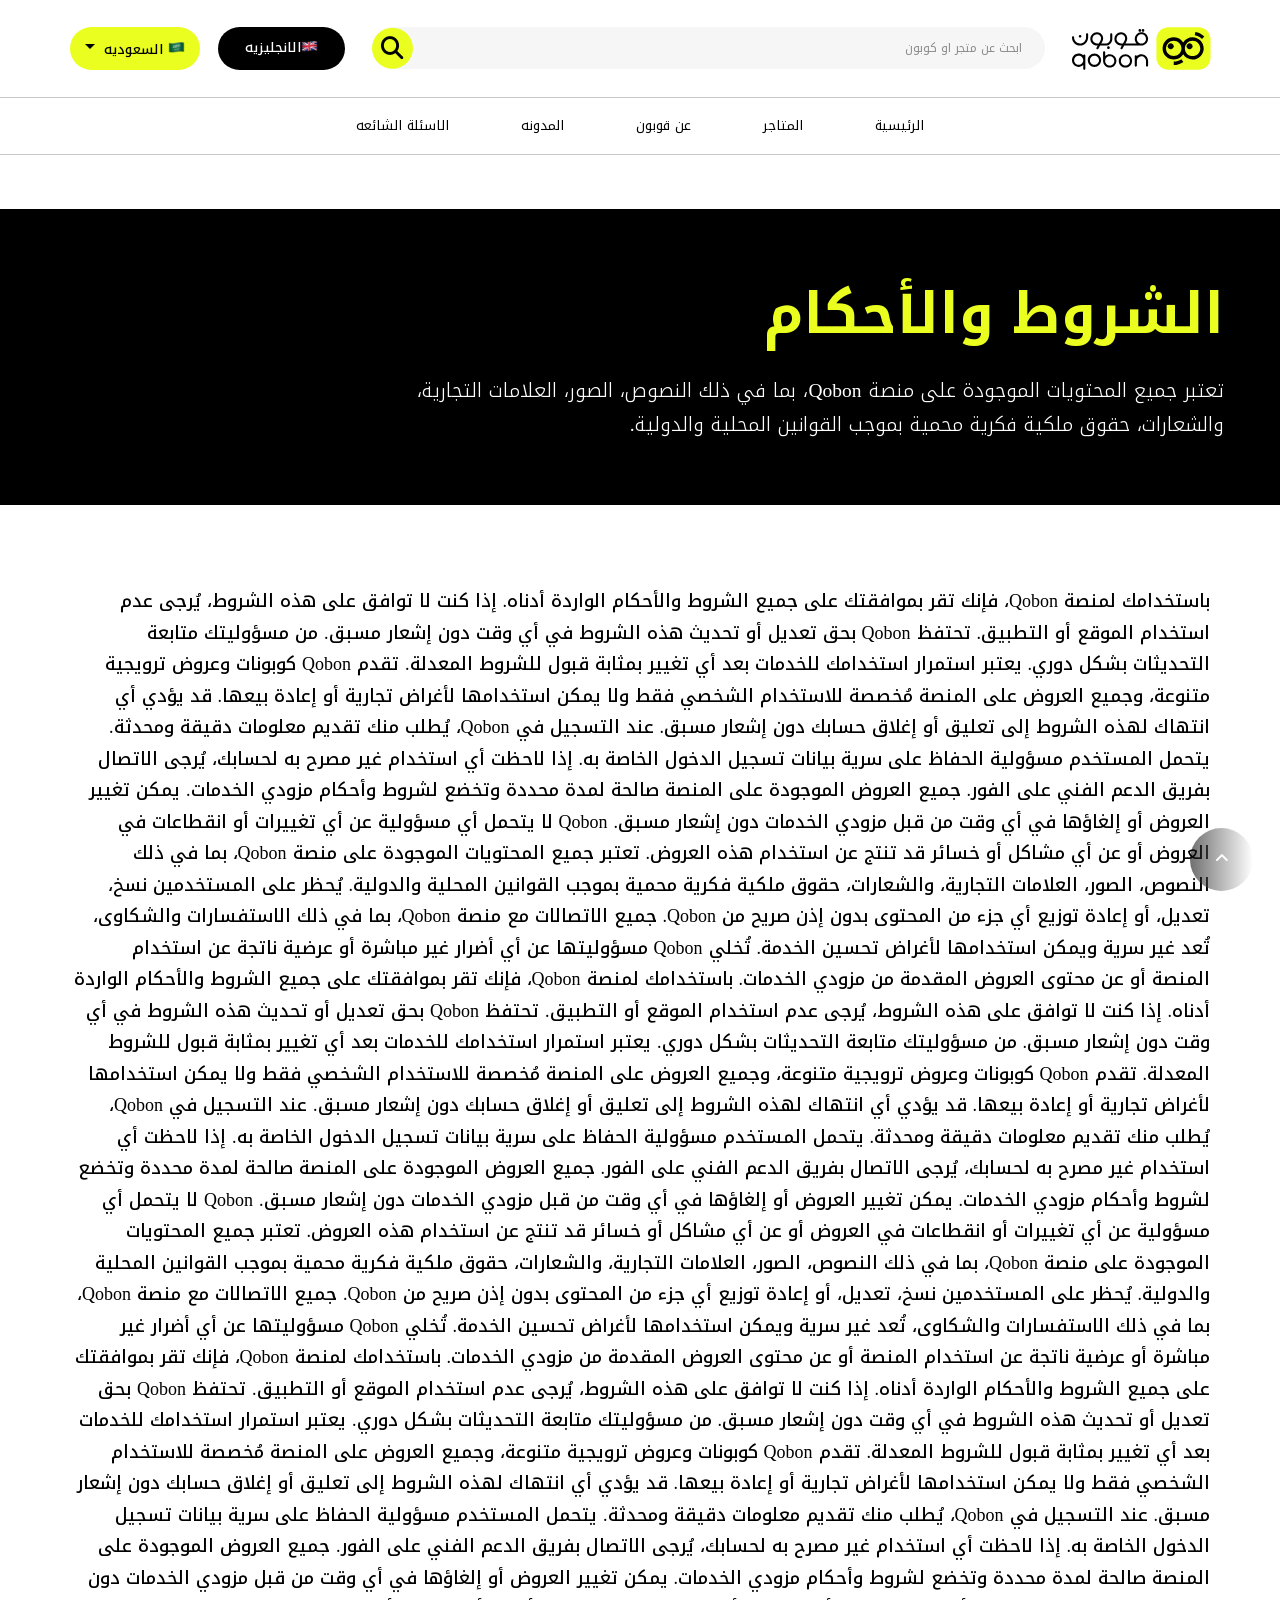
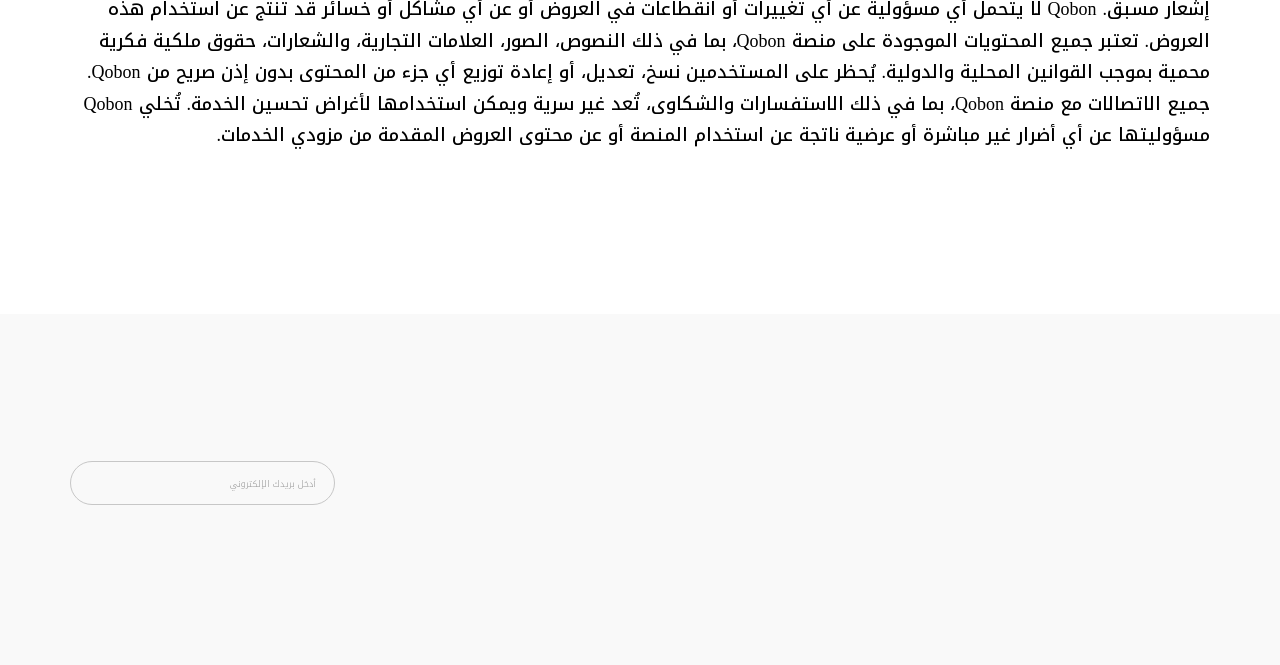
<file: terms.html>
<!DOCTYPE html>
<html lang="en" dir="rtl">

<head>
    <meta charset="UTF-8">
    <meta name="viewport" content="width=device-width, initial-scale=1.0">
    <title>terms</title>
    <link rel="stylesheet" type="text/css" href="./css/bootstrap.rtl.min.css">
    <link rel="stylesheet" type="text/css" href="./css/all.css">
    <link rel="stylesheet" type="text/css" href="./css/owl.carousel.min.css">
    <link rel="stylesheet" type="text/css" href="./css/owl.theme.default.min.css">
    <link rel="stylesheet" href="./css/tsfldr/tscss0.css">
    <link rel="stylesheet" href="./css/tsfldr/tscss1.css">
    <link rel="stylesheet" href="./css/tsfldr/tscss2.css">
    <link rel="stylesheet" href="./css/tsfldr/tscss3.css">
    <link rel="stylesheet" href="./css/aos.css">

</head>

<body class="tsterms TSWView tsrtl  position-relative">

    <div id="tsajxbg" class=""></div>
    <div id="tssection-tspgtop"></div>

     <!-- Header -->
	 <header id="ts-tophdr" class="h-auto  ts-tophdr ">
		<div class="hdr_super_container h-100 w-100">
			<div class="notCollps-menu mt-4 container d-flex w-100 mt-4 px-md-0 px-4">
				<!-- **** Logo here *****-->
				<a href="#" class=" border-0">
					<!-- Embed SVG with <object> to use it inside javascript -->
					<object id="svgObject" class="tsc-logo-h d-md-block d-none" type="image/svg+xml"
						data="./tsimg/qobon-logo.svg"></object>
					<object id="svgObject" class="tsc-logo-h d-md-none d-block" type="image/svg+xml"
						data="./tsimg/qobon-logo-mob.svg"></object>

				</a>

				<!-- ****** Search input ****** -->
				<div class="position-relative w-100 h-auto hdr_search flex-grow-1 mx-md-4 mx-2 ">
					<input class=" w-100 py-2" type="text" placeholder="ابحث عن متجر او كوبون">
					<a href=""
						class="search_btn d-flex justify-content-center align-items-center position-absolute top-50 end-0  tsc-cursorpointer bordr90 tsbg-main border-0 ">
						<i class="fa fa-search tsfs-30 px-md-2 px-2 py-md-2 py-2 tscl-0"></i>
					</a>
				</div>

				<!-- ***** English button***** -->
				<a href="#"
					class=" hdr_btn1 d-flex justify-content-center align-items-center px-md-4 px-2 py-md-0 py-2  ">
					<div class="TSFntMedium tsfs-18 tscl-F d-flex align-items-center justify-content-between"><i><img
								src="./tsimg/qobon-gb-icon.png" alt=""></i>
						<span class="d-md-block d-none">الانجليزيه</span>
					</div>
				</a>

				<!-- ***** Language selection dropdown***** -->
				<div class="dropdown ms-3 d-md-block d-none">
					<button class="hdr_btn2 btn btn-secondary dropdown-toggle" type="button" id="dropdownMenuButton1"
						data-bs-toggle="dropdown" aria-expanded="false">
						<span class="TSFntMedium tsfs-18 tscl-F"><i><img src="./tsimg/qobon-sa-icon.png" alt=""></i>
							السعوديه </span>
					</button>
					<ul class="dropdown-menu" aria-labelledby="dropdownMenuButton1">
						<li><a class="dropdown-item" href="#"> <span class="TSFntMedium tsfs-18 tscl-0"><i><img
											src="./tsimg/qobon-gb-icon.png" alt=""></i> الانجليزيه </span></a></li>
						<li><a class="dropdown-item" href="#"> <span class="TSFntMedium tsfs-18 tscl-0"><i><img
											src="./tsimg/qobon-gb-icon.png" alt=""></i> الانجليزيه </span></a></li>
						<li><a class="dropdown-item" href="#"> <span class="TSFntMedium tsfs-18 tscl-0"><i><img
											src="./tsimg/qobon-gb-icon.png" alt=""></i> الانجليزيه </span></a></li>
						<li><a class="dropdown-item" href="#"> <span class="TSFntMedium tsfs-18 tscl-0"><i><img
											src="./tsimg/qobon-gb-icon.png" alt=""></i> الانجليزيه </span></a></li>
						<li><a class="dropdown-item" href="#"> <span class="TSFntMedium tsfs-18 tscl-0"><i><img
											src="./tsimg/qobon-gb-icon.png" alt=""></i> الانجليزيه </span></a></li>
						<li><a class="dropdown-item" href="#"> <span class="TSFntMedium tsfs-18 tscl-0"><i><img
											src="./tsimg/qobon-gb-icon.png" alt=""></i> الانجليزيه </span></a></li>
						<li><a class="dropdown-item" href="#"> <span class="TSFntMedium tsfs-18 tscl-0"><i><img
											src="./tsimg/qobon-gb-icon.png" alt=""></i> الانجليزيه </span></a></li>

					</ul>
				</div>

				<!-- *****Menu toggeler button******* -->
				<button class="togglerMnubtn d-md-none d-block navbar-toggler border-0 p-0 ms-2" type="button"
					data-bs-toggle="collapse" data-bs-target="#TopMenuModal" aria-controls="TopMenuModal"
					aria-expanded="false" aria-label="Toggle navigation">
					<img class="togglerMnuIcn" src="./tsimg/qobon-menu-hamborger.svg" alt="">
				</button>
			</div>
			<!--************ Menu ***************-->

			<div class="   topMenu w-100 tsbg-F mt-md-4 mt-0 z-2 " id="topMenu">
				   <div class=" nav_cntnr w-100 h-auto">
					<nav class=" px-md-0 px-4 container main-nav w-100 ">
						<div class="navbar  navbar-expand-md ">
							<div id="TopMenuModal" class=" tsc-top-mnu  collapse navbar-collapse ">
								<!--******** logo and exit icon in mobile ******** -->
								<div class="d-md-none d-block d-flex justify-content-between align align-items-center">
									<img class="tsc-logo-h2" src="./tsimg/qobon-logo.svg" alt="">
									<i class="exit-icon fas fa-xmark exit-icon fa-2x "></i>
								</div>
								<!--********* menu **********  -->
								<ul
									class="tsc-mnu-blk menu-header-menu-ar navbar-nav navbar-nav m-md-auto m-0 d-flex gap-md-5 gap-1 mt-md-0 mt-5">
									<li class="active nav-item  py-md-2 py-0"><a
											class=" tsc-mnu-lnk TSFntRegular tsfs-18 tscl-hdr-mnulnk nav-link "
											href="./index.html">الرئيسية</a></li>
									<li class=" nav-item  py-md-2 py-0"><a
											class="tsc-mnu-lnk TSFntRegular tsfs-18 tscl-hdr-mnulnk nav-link"
											href="./stores.html">
											المتاجر</a></li>
									<li class=" nav-item  py-md-2 py-0"><a
											class="tsc-mnu-lnk TSFntRegular tsfs-18 tscl-hdr-mnulnk nav-link"
											href="./about-us.html">
											عن قوبون</a></li>
									<li class=" nav-item  py-md-2 py-0"><a
											class="tsc-mnu-lnk TSFntRegular tsfs-18 tscl-hdr-mnulnk nav-link"
											href="./blogs.html">المدونه</a>
									</li>
									<li class=" nav-item  py-md-2 py-0"><a
											class="tsc-mnu-lnk TSFntRegular tsfs-18 tscl-hdr-mnulnk nav-link"
											href="./faqs.html">الاسئلة الشائعه</a>
									</li>
	
								</ul>
								<hr class="d-md-none d-block tsbg-bg3">
								<div class="d-md-none d-block d-flex justify-content-md-center justify-content-start align-items-end gap-4 mt-md-0 mt-4 mb-md-0 mb-2 pb-md-0 pb-4">
									<ul class="footer-menu d-flex flex-column gap-2">
										<li class="tsc-tr06s tsc-tr-end"><a class="TSFntLight mnu_link tsfs-18 tscl-0"
												href="#"> العروض
												الحالية</a></li>
										<li class="tsc-tr06s tsc-tr-end"><a class="TSFntLight mnu_link tsfs-18 tscl-0"
												href="#">الشروط
												والاحكام</a></li>
										<li class="tsc-tr06s tsc-tr-end"><a class="TSFntLight mnu_link tsfs-18 tscl-0"
												href="#">سياسة
												الخصوصيه</a></li>
										<li class="tsc-tr06s tsc-tr-end"><a class="TSFntLight mnu_link tsfs-18 tscl-0"
												href="#">اتصل
												بنا</a></li>
									</ul>
									<ul class="footer-menu d-flex flex-column gap-2">
										<li class="tsc-tr06s tsc-tr-end"><a class="TSFntLight mnu_link tsfs-18 tscl-0"
												href="#"> العروض
												الحالية</a></li>
										<li class="tsc-tr06s tsc-tr-end"><a class="TSFntLight mnu_link tsfs-18 tscl-0"
												href="#">الشروط
												والاحكام</a></li>
										<li class="tsc-tr06s tsc-tr-end"><a class="TSFntLight mnu_link tsfs-18 tscl-0"
												href="#">سياسة
												الخصوصيه</a></li>
										<li class="tsc-tr06s tsc-tr-end"><a class="TSFntLight mnu_link tsfs-18 tscl-0"
												href="#">اتصل
												بنا</a></li>
									</ul>
								</div>
								<div class="d-md-none d-block  d-flex gap-4 ">
									<a href="" target="_blank" class="tsc-tr06s tsc-tr-top">
										<i class="fab fa-facebook fa-2x tscl-0"></i>
									</a>
									<a href="" target="_blank" class="tsc-tr06s tsc-tr-top">
										<i class="fab fa-snapchat fa-2x tscl-0"></i>
									</a>
									<a href="" target="_blank" class="tsc-tr06s tsc-tr-top">
										<i class="fab fa-tiktok fa-2x tscl-0"></i>
									</a>
									<a href="" target="_blank" class="tsc-tr06s tsc-tr-top">
										<i class="fab fa-x-twitter fa-2x tscl-0"></i>
									</a>
									<a href="" target="_blank" class="tsc-tr06s tsc-tr-top">
										<i class="fab fa-instagram fa-2x tscl-0"></i>
									</a>
	
								</div>
								<div class="lang_btns d-flex gap-2 d-md-none d-block mt-4">
									<!-- ***********English button************ -->
									<a href="#"
										class=" hdr_btn1 d-flex justify-content-center align-items-center  px-4  py-1  ">
										<div
											class="TSFntMedium tsfs-18 tscl-F d-flex gap-1 align-items-center justify-content-between">
											<i><img src="./tsimg/qobon-gb-icon.png" alt=""></i>
											<span>الانجليزية</span>
										</div>
									</a>
	
									<!-- ***** Language selection dropdown***** -->
									<div class="dropdown ms-3 d-md-none d-block">
										<button class="hdr_btn2 btn btn-secondary dropdown-toggle" type="button"
											id="dropdownMenuButton1" data-bs-toggle="dropdown" aria-expanded="false">
											<span class="TSFntMedium tsfs-18 tscl-F"><i><img src="./tsimg/qobon-sa-icon.png"
														alt=""></i>
												السعودية </span>
										</button>
										<ul class="dropdown-menu" aria-labelledby="dropdownMenuButton1">
											<li><a class="dropdown-item" href="#"> <span
														class="TSFntMedium tsfs-18 tscl-0"><i><img
																src="./tsimg/qobon-gb-icon.png" alt=""></i> الانجليزيه
													</span></a></li>
											<li><a class="dropdown-item" href="#"> <span
														class="TSFntMedium tsfs-18 tscl-0"><i><img
																src="./tsimg/qobon-gb-icon.png" alt=""></i> الانجليزيه
													</span></a></li>
											<li><a class="dropdown-item" href="#"> <span
														class="TSFntMedium tsfs-18 tscl-0"><i><img
																src="./tsimg/qobon-gb-icon.png" alt=""></i> الانجليزيه
													</span></a></li>
											<li><a class="dropdown-item" href="#"> <span
														class="TSFntMedium tsfs-18 tscl-0"><i><img
																src="./tsimg/qobon-gb-icon.png" alt=""></i> الانجليزيه
													</span></a></li>
											<li><a class="dropdown-item" href="#"> <span
														class="TSFntMedium tsfs-18 tscl-0"><i><img
																src="./tsimg/qobon-gb-icon.png" alt=""></i> الانجليزيه
													</span></a></li>
											<li><a class="dropdown-item" href="#"> <span
														class="TSFntMedium tsfs-18 tscl-0"><i><img
																src="./tsimg/qobon-gb-icon.png" alt=""></i> الانجليزيه
													</span></a></li>
											<li><a class="dropdown-item" href="#"> <span
														class="TSFntMedium tsfs-18 tscl-0"><i><img
																src="./tsimg/qobon-gb-icon.png" alt=""></i> الانجليزيه
													</span></a></li>
	
										</ul>
									</div>
								</div>
							</div>
						</div>
					</nav>
				   </div>
				   
				</div>
				
			
		</div>
	</header>

    <!-- Topbnr -->
    <section id="tstopbnr" class="tsc-sec-tstopbnr tsbg-0 w-100 h-auto mt-md-5 mt-5 py-md-5 py-2 ">
        <div class="container px-md-0 px-4 py-2">
            <div class="row ">
                <div class="col-12 d-flex flex-column justify-content-center align-items-start gap-2 p-0 py-md-0 py-3">
                    <h1 class="tscl-main">الشروط والأحكام</h1>
                    <p class="p1 tscl-F m-0 pe-md-5 pe-0 col-9">تعتبر جميع المحتويات الموجودة على منصة Qobon، بما في ذلك النصوص، الصور، العلامات التجارية، والشعارات، حقوق ملكية فكرية محمية بموجب القوانين المحلية والدولية.</p>
                </div>

            </div>
        </div>

    </section>
     <!-- tspstcntnt -->
     <section id="tspstcntnt" class="tsc-sec-tspstcntnt w-100 h-auto pt-md-4 pt-2">
        <div class="container px-md-0 px-4 pb-5">
            <p class="TSFntMedium tsfs-24 tscl-0 my-md-5 my-3 ">
                باستخدامك لمنصة Qobon، فإنك تقر بموافقتك على جميع الشروط والأحكام الواردة أدناه. إذا كنت لا توافق على هذه الشروط، يُرجى عدم استخدام الموقع أو التطبيق. تحتفظ Qobon بحق تعديل أو تحديث هذه الشروط في أي وقت دون إشعار مسبق. من مسؤوليتك متابعة التحديثات بشكل دوري. يعتبر استمرار استخدامك للخدمات بعد أي تغيير بمثابة قبول للشروط المعدلة. تقدم Qobon كوبونات وعروض ترويجية متنوعة، وجميع العروض على المنصة مُخصصة للاستخدام الشخصي فقط ولا يمكن استخدامها لأغراض تجارية أو إعادة بيعها. قد يؤدي أي انتهاك لهذه الشروط إلى تعليق أو إغلاق حسابك دون إشعار مسبق.
                عند التسجيل في Qobon، يُطلب منك تقديم معلومات دقيقة ومحدثة. يتحمل المستخدم مسؤولية الحفاظ على سرية بيانات تسجيل الدخول الخاصة به. إذا لاحظت أي استخدام غير مصرح به لحسابك، يُرجى الاتصال بفريق الدعم الفني على الفور. جميع العروض الموجودة على المنصة صالحة لمدة محددة وتخضع لشروط وأحكام مزودي الخدمات. يمكن تغيير العروض أو إلغاؤها في أي وقت من قبل مزودي الخدمات دون إشعار مسبق. Qobon لا يتحمل أي مسؤولية عن أي تغييرات أو انقطاعات في العروض أو عن أي مشاكل أو خسائر قد تنتج عن استخدام هذه العروض.
                تعتبر جميع المحتويات الموجودة على منصة Qobon، بما في ذلك النصوص، الصور، العلامات التجارية، والشعارات، حقوق ملكية فكرية محمية بموجب القوانين المحلية والدولية. يُحظر على المستخدمين نسخ، تعديل، أو إعادة توزيع أي جزء من المحتوى بدون إذن صريح من Qobon. جميع الاتصالات مع منصة Qobon، بما في ذلك الاستفسارات والشكاوى، تُعد غير سرية ويمكن استخدامها لأغراض تحسين الخدمة. تُخلي Qobon مسؤوليتها عن أي أضرار غير مباشرة أو عرضية ناتجة عن استخدام المنصة أو عن محتوى العروض المقدمة من مزودي الخدمات.
                
                باستخدامك لمنصة Qobon، فإنك تقر بموافقتك على جميع الشروط والأحكام الواردة أدناه. إذا كنت لا توافق على هذه الشروط، يُرجى عدم استخدام الموقع أو التطبيق. تحتفظ Qobon بحق تعديل أو تحديث هذه الشروط في أي وقت دون إشعار مسبق. من مسؤوليتك متابعة التحديثات بشكل دوري. يعتبر استمرار استخدامك للخدمات بعد أي تغيير بمثابة قبول للشروط المعدلة. تقدم Qobon كوبونات وعروض ترويجية متنوعة، وجميع العروض على المنصة مُخصصة للاستخدام الشخصي فقط ولا يمكن استخدامها لأغراض تجارية أو إعادة بيعها. قد يؤدي أي انتهاك لهذه الشروط إلى تعليق أو إغلاق حسابك دون إشعار مسبق.
                عند التسجيل في Qobon، يُطلب منك تقديم معلومات دقيقة ومحدثة. يتحمل المستخدم مسؤولية الحفاظ على سرية بيانات تسجيل الدخول الخاصة به. إذا لاحظت أي استخدام غير مصرح به لحسابك، يُرجى الاتصال بفريق الدعم الفني على الفور. جميع العروض الموجودة على المنصة صالحة لمدة محددة وتخضع لشروط وأحكام مزودي الخدمات. يمكن تغيير العروض أو إلغاؤها في أي وقت من قبل مزودي الخدمات دون إشعار مسبق. Qobon لا يتحمل أي مسؤولية عن أي تغييرات أو انقطاعات في العروض أو عن أي مشاكل أو خسائر قد تنتج عن استخدام هذه العروض.
                تعتبر جميع المحتويات الموجودة على منصة Qobon، بما في ذلك النصوص، الصور، العلامات التجارية، والشعارات، حقوق ملكية فكرية محمية بموجب القوانين المحلية والدولية. يُحظر على المستخدمين نسخ، تعديل، أو إعادة توزيع أي جزء من المحتوى بدون إذن صريح من Qobon. جميع الاتصالات مع منصة Qobon، بما في ذلك الاستفسارات والشكاوى، تُعد غير سرية ويمكن استخدامها لأغراض تحسين الخدمة. تُخلي Qobon مسؤوليتها عن أي أضرار غير مباشرة أو عرضية ناتجة عن استخدام المنصة أو عن محتوى العروض المقدمة من مزودي الخدمات.
                
                باستخدامك لمنصة Qobon، فإنك تقر بموافقتك على جميع الشروط والأحكام الواردة أدناه. إذا كنت لا توافق على هذه الشروط، يُرجى عدم استخدام الموقع أو التطبيق. تحتفظ Qobon بحق تعديل أو تحديث هذه الشروط في أي وقت دون إشعار مسبق. من مسؤوليتك متابعة التحديثات بشكل دوري. يعتبر استمرار استخدامك للخدمات بعد أي تغيير بمثابة قبول للشروط المعدلة. تقدم Qobon كوبونات وعروض ترويجية متنوعة، وجميع العروض على المنصة مُخصصة للاستخدام الشخصي فقط ولا يمكن استخدامها لأغراض تجارية أو إعادة بيعها. قد يؤدي أي انتهاك لهذه الشروط إلى تعليق أو إغلاق حسابك دون إشعار مسبق.
                عند التسجيل في Qobon، يُطلب منك تقديم معلومات دقيقة ومحدثة. يتحمل المستخدم مسؤولية الحفاظ على سرية بيانات تسجيل الدخول الخاصة به. إذا لاحظت أي استخدام غير مصرح به لحسابك، يُرجى الاتصال بفريق الدعم الفني على الفور. جميع العروض الموجودة على المنصة صالحة لمدة محددة وتخضع لشروط وأحكام مزودي الخدمات. يمكن تغيير العروض أو إلغاؤها في أي وقت من قبل مزودي الخدمات دون إشعار مسبق. Qobon لا يتحمل أي مسؤولية عن أي تغييرات أو انقطاعات في العروض أو عن أي مشاكل أو خسائر قد تنتج عن استخدام هذه العروض.
                تعتبر جميع المحتويات الموجودة على منصة Qobon، بما في ذلك النصوص، الصور، العلامات التجارية، والشعارات، حقوق ملكية فكرية محمية بموجب القوانين المحلية والدولية. يُحظر على المستخدمين نسخ، تعديل، أو إعادة توزيع أي جزء من المحتوى بدون إذن صريح من Qobon. جميع الاتصالات مع منصة Qobon، بما في ذلك الاستفسارات والشكاوى، تُعد غير سرية ويمكن استخدامها لأغراض تحسين الخدمة. تُخلي Qobon مسؤوليتها عن أي أضرار غير مباشرة أو عرضية ناتجة عن استخدام المنصة أو عن محتوى العروض المقدمة من مزودي الخدمات.
            </p>
        </div>
        
       </section>

   <!-- Footer -->
	<footer class=" w-100 h-auto tsbg-ftr-bg position-relative pt-md-5 pt-4 pb-md-5 pb-5 mt-5 ">
		<div class="container p-0 pt-md-4 pt-5 pb-md-5 pb-5 px-md-0 px-4 ">
			<div class="row">
				<div class="col-md-3 col-12 d-flex flex-column justify-content-center gap-4">
					<img class="tsc-logo-f" src="./tsimg/qobon-logo.svg" alt="">
					<p class="text1 col-md-12 col-7 TSFntLight tsfs-18 tscl-0">
						منصة توفر أفضل العروض والخصومات على المنتجات والخدمات. نحن هنا لمساعدتك في توفير المال أثناء
						التسوق عبر الإنترنت.
					</p>
				</div>
				<div
					class="col-md-6 col-12 d-flex justify-content-md-center justify-content-start align-items-end gap-5 mt-md-0 mt-4 mb-md-0 mb-5 pb-md-0 pb-5">
					<ul class="footer-menu d-flex flex-column gap-2">
						<li class="tsc-tr06s tsc-tr-end"><a class="TSFntLight mnu_link tsfs-18 tscl-0" href="#">عروض
								الشهر</a></li>
						<li class="tsc-tr06s tsc-tr-end"><a class="TSFntLight mnu_link tsfs-18 tscl-0"
								href="#">المتاجر</a></li>
						<li class="tsc-tr06s tsc-tr-end"><a class="TSFntLight mnu_link tsfs-18 tscl-0" href="./about-us.html">عن
								قوبون</a></li>
						<li class="tsc-tr06s tsc-tr-end"><a class="TSFntLight mnu_link tsfs-18 tscl-0"
								href="./blogs.html">المدونه</a></li>
					</ul>
					<ul class="footer-menu d-flex flex-column gap-2">
						<li class="tsc-tr06s tsc-tr-end"><a class="TSFntLight mnu_link tsfs-18 tscl-0" href="#tsnewoffers"> العروض
								الحالية</a></li>
						<li class="tsc-tr06s tsc-tr-end"><a class="TSFntLight mnu_link tsfs-18 tscl-0" href="./terms.html">الشروط
								والاحكام</a></li>
						<li class="tsc-tr06s tsc-tr-end"><a class="TSFntLight mnu_link tsfs-18 tscl-0" href="./privacy.html">سياسة
								الخصوصيه</a></li>
						<li class="tsc-tr06s tsc-tr-end"><a class="TSFntLight mnu_link tsfs-18 tscl-0" href="#">اتصل
								بنا</a></li>
					</ul>
				</div>
				<div class="col-md-3 col-12 d-flex flex-column justify-content-end align-items-start gap-md-3 gap-2">
					<span class="d-md-block d-none TSFntLight tsfs-18 tscl-0">ابقَ على اطلاع بالعروض الحصرية</span>
					<div class="position-relative w-100 h-auto ">
						<input class="bordr90  bg-transparent tscl-ftr-plc-hdr w-100 py-md-2 py-3 ps-3" type="text"
							placeholder="أدخل بريدك الإلكتروني">
						<a href=""
							class="mail-btn d-flex justify-content-center align-items-center position-absolute top-50 end-0  tsc-cursorpointer bordr90 tsbg-main border-0 ">
							<i class="fa fa-arrow-left tsfs-22 px-md-2 px-3 py-md-2 py-3 tscl-0"></i>
						</a>
					</div>
					<div class="d-flex gap-2">
						<a href="" target="_blank" class="tsc-tr06s tsc-tr-top">
							<i class="fab fa-facebook fa-2x tscl-0"></i>
						</a>
						<a href="" target="_blank" class="tsc-tr06s tsc-tr-top">
							<i class="fab fa-snapchat fa-2x tscl-0"></i>
						</a>
						<a href="" target="_blank" class="tsc-tr06s tsc-tr-top">
							<i class="fab fa-tiktok fa-2x tscl-0"></i>
						</a>
						<a href="" target="_blank" class="tsc-tr06s tsc-tr-top">
							<i class="fab fa-x-twitter fa-2x tscl-0"></i>
						</a>
						<a href="" target="_blank" class="tsc-tr06s tsc-tr-top">
							<i class="fab fa-instagram fa-2x tscl-0"></i>
						</a>

					</div>
				</div>
			</div>
		</div>

	</footer>




    <!-- gotop icon -->
    <div id="ts-gototop" class="text-center position-fixed bottom-0 ms-4 mb-2 rounded-circle">
        <i class="fa-solid fa-angle-up"></i>
    </div>

    <div style="display: none!important;"><a href="https://shaghf.co/" target="-blank">Developed for
            www.shaghf.co/</a>&nbsp;-&nbsp;<a href="https://tiknosoft.com/" target="-blank">Powered By TiknoSoft
            Technologies</a></div>
    <style id="TSCSSIn-inline-css" type="text/css">
        .ts-tophdr {
            background-color: var(--tscl-ebe6e4);
        }
    </style>


    <script src="./js/jquery-3.5.1.min.js"></script>
    <script src="./js/popper.min.js"></script>
    <script src="./js/owl.carousel.min.js"></script>
    <script src="./js/bootstrap.min.js"></script>

    <script src="./js/tsfldr/tsjs0.js"></script>
    <script src="./js/tsfldr/tsjs_main.js"></script>
    <script src="./js/tsfldr/tsjsz.js"></script>
    <script src="./Test.js"></script>
    <script src="./js/aos.js"></script>
    <script type="text/javascript" id="TSJSInJQ-js-after">
		/* <![CDATA[ */(function ($) {
            $(document).ready(function () {
                let _tscf7_refresh_captcha_H = function (e) {
                    e.preventDefault();

                    var _form = $(e.target);
                    _form.find('input[name="tswpcf7-answer-correct"]').val('');
                    let _pgNum = 1;
                    let ts_pagination = $('#ts_pagination');
                    if (ts_pagination) {
                        _pgNum = $(ts_pagination).attr('data-tscurpg');
                    }

                    var _tscf7Ques = _form.find(".tswpcf7-question");
                    var _tscf7CorrAns = _form.find('input[name="tswpcf7-answer-correct"]');
                    $.ajax({
                        cache: false,
                        url: 'https://localphpsites/customers/derosa24/wp-admin/admin-ajax.php?nocache=' + Math.random(),
                        type: 'GET',
                        data: {
                            'action': 'tsajxhandler',
                            'TSAJAXCALL': '37d6cd3c5e',
                            'tsfunc': 'tscf7_refresh_captcha',
                            'nonce': '3a5c3e041e',
                            'ts_paged': _pgNum,
                        },
                        beforeSend: function () {
                            $('#tsajxbg').addClass('tsajxbg'); $('#tsajxbg').html('<i class="fa-solid fa-spinner fa-spin fa-fw fa-5x ts-spinner"></i>');

                        },
                        success: function (result) {

                            if (_tscf7Ques)
                                _tscf7Ques.text(result.data.question + " = ");
                            (_tscf7CorrAns)
                            _tscf7CorrAns.val(result.data.encrypted_answer);
                            $.tscf7_refresh_captcha_Attach();
                            $('#tsajxbg').html(''); $('#tsajxbg').removeClass('tsajxbg');
                        },
                        error: function (errordata) {
                            $.tscf7_refresh_captcha_Attach();
                            $('#tsajxbg').html(''); $('#tsajxbg').removeClass('tsajxbg');
                        },
                    });
                };
                $.tscf7_refresh_captcha_Attach = function () {
                    $(document).unbind('wpcf7submit');
                    $(document).on('wpcf7submit', _tscf7_refresh_captcha_H);
                };

                $.tscf7_refresh_captcha_Attach();
            });
        })(jQuery);
        (function ($) {
            $(document).ready(function () {
                // Initialize AOS initially
                AOS.init({
                });

                // Refresh AOS on window resize
                $(window).on('resize', function () {
                    $.timeout = setTimeout(function () {
                        AOS.init({
                        }); // Refresh AOS to recalculate element positions
                        clearTimeout($.timeout);
                    }, 300); // Add a small delay to handle layout changes
                });
            });
        })(jQuery);

        (function ($) {
            $(document).ready(function () {
                $.TSDragging = false;
                $('.tsc-sec-hmspartcl .ts-vid-icon')
                    .mousedown(function () {
                        $.TSDragging = false;
                    })
                    .mousemove(function () {
                        $.TSDragging = true;
                    })
                $('.tsc-sec-hmspartcl .ts-vid-icon').click(function () {
                    if ($.TSDragging == true) return;
                    let SrcImage = $(this).data('fullimg');
                    $('').attr('src', SrcImage);
                    //
                    if ('' != '') {
                        let ImgText = $(this).data('tsdesc');
                        if (ImgText != null && ImgText != '') {
                            $('').text(ImgText);
                            $('').show();
                        } else {
                            $('').hide();
                        }
                    }
                    let myModal = new bootstrap.Modal($('#VideoModal'), {
                        keyboard: false
                    })
                    myModal.show();
                });
            });
        })(jQuery);
        /* ]]> */
    </script>
    <script>
        // Get the eye and pupil elements
        document.getElementById('svgObject').addEventListener('load', function () {
            // Access the embedded SVG document
            const svgDoc = this.contentDocument;

            // Now you can select the SVG elements by ID
            const leftPupil = svgDoc.getElementById('leftPupil');
            const rightPupil = svgDoc.getElementById('rightPupil');




            // Add mousemove event listener to track both eyes
            document.addEventListener('mousemove', (event) => {
                // Track the left eye
                const leftEye = svgDoc.querySelectorAll('.eye')[0];
                trackMouse(event, leftEye, leftPupil);


                // Track the right eye
                const rightEye = svgDoc.querySelectorAll('.eye')[1];
                trackMouse(event, rightEye, rightPupil);

            });
        });



        // Function to update pupil position based on cursor location
        function trackMouse(event, eyeElement, pupilElement) {
            // Get the bounding rectangle of the eye element
            const eyeRect = eyeElement.getBoundingClientRect();
            const eyeCenterX = eyeRect.left + eyeRect.width / 2;
            const eyeCenterY = eyeRect.top + eyeRect.height / 2;

            // Calculate the angle between the center of the eye and the mouse cursor
            const angle = Math.atan2(event.clientY - eyeCenterY, event.clientX - eyeCenterX);

            // Define how far the pupil can move (maximum distance from center)
            const maxDistance = 8; // Adjust this value for more or less pupil movement

            // Calculate the new position for the pupil
            const pupilX = Math.cos(angle) * maxDistance;
            const pupilY = Math.sin(angle) * maxDistance;

            // Apply the calculated position to the pupil
            pupilElement.style.transform = `translate(${pupilX}px, ${pupilY}px)`;
        }


    </script>
</body>

</html
</file>
<file: css/tsfldr/tscss0.css>
@charset "utf-8";
:root {
  font-size: 18px;
  --tsfs-scale: 1;
  --tsfs-scaleSm: 1;
  --tslogo-scaleH: 1;
  --tslogo-scaleF: 1;
  --tswd-scale: 1;

  --tswd-logoh: calc(75% * var(--tslogo-scaleH));
  --tswd-logof: calc(65% * var(--tslogo-scaleF));
  --tswd-flticons: calc(90px * var(--tsfs-scale));

  /* --tsfs-20: calc(20px * var(--tsfs-scale));
  --tsfs-18: calc(18px * var(--tsfs-scale));
  --tsfs-16: calc(15px * var(--tsfs-scale));
  --tsfs-15: calc(15px * var(--tsfs-scale));
  --tsfs-12: calc(12px * var(--tsfs-scale)); */
  --tsfw-400: 400;
  --tsfw-500: 500;


  --tscl-0: #000000;
  --tscl-F: #ffffff;
  --ts-mfc1: var(--tscl-0);
  --tscl-pgng: var(--tscl-F);
  --tsbg-pgng: var(--tscl-0);
  --tsbg-pgng-h: var(--tscl-0);
  --tscl-pgng-h: var(--tscl-F);
  --tsbg-pstmedia: var(--tscl-0);
  --tscl-mnutgl: var(--tscl-0);
  --tscl-trnsprnt: transparent;
}

/*--------Colors----------*/
.tscl-0 {
  color: var(--tscl-0);
}
.tscl-F {
  color: var(--tscl-F);
}
.tscl-inherit {
  color: inherit;
}
.tsbg-0 {
  background-color: var(--tscl-0);
}
.tsbg-F {
  background-color: var(--tscl-F);
}

/*-------- Standard Color Classes ----------*/

.tsc-logo-h {
  width: var(--tswd-logoh);
}
.tsc-logo-h2 {
  width: var(--tswd-logoh2);
}
.tsc-logo-f {
  width: var(--tswd-logof);
}
.tsc-rtl {
  direction: rtl !important;
}
.tsc-ltr {
  direction: ltr !important;
}
/*Important Class for Parallax Lib*/
.parallax-mirror {
  direction: ltr !important;
}
/*---- Fonts Classes ---*/

.tsfs-18 {
  font-size: var(--tsfs-18);
}
.tsfs-15 {
  font-size: var(--tsfs-15);
}
.tsfs-12 {
  font-size: var(--tsfs-12);
}

/*********************************
Body and some general stuff
*********************************/
*{
  padding: 0px;
  margin: 0px;
  -webkit-font-smoothing: antialiased;
  box-sizing: border-box;
  -webkit-box-sizing: border-box;
  -moz-box-sizing: border-box;
  box-sizing: border-box;
  border-color: var(--tscl-text4) !important;
}
html {
  height: 100%;
  overflow-x: hidden;
}
body {  
  width: 100%;
  min-height:100% !important;
  scroll-behavior: smooth;
  font-family: TSFntRegular;
  font-size: var(--tsfs-21);
  font-weight: var(--tsfw-500);
  background: var(--tscl-F);
  color: var(--tscl-0);
  overflow-x: hidden;
}

div {
  display: block;
  position: relative;
}
ol,
ul {
  padding-left: 0;
  padding-right: 0;
}
ul {
  list-style: none;
  margin-bottom: 0px;
}
p {
  font-family: TSFntRegular;
  font-size: var(--tsfs-15);
  font-weight: var(--tsfw-500);
  background: var(--tscl-trnsprnt);
  color: var(--tscl-0);
  line-height: 1.75em;
  -webkit-font-smoothing: antialiased;
}
/* a {
  -webkit-transition: all 200ms ease;
  -moz-transition: all 200ms ease;
  -ms-transition: all 200ms ease;
  -o-transition: all 200ms ease;
  transition: all 200ms ease;
} */
a,
a:hover,
a:visited,
a:active,
a:link {
  /* text-decoration: none;
  -webkit-font-smoothing: antialiased;
  -webkit-text-shadow: rgba(0, 0, 0, 0.01) 0 0 1px;
  text-shadow: rgba(0, 0, 0, 0.01) 0 0 1px; */
}
h1,h2,h3,h4,h5,h6 {
  line-height: 1.50em;
  font-family: TSFntRegular;
  -webkit-font-smoothing: antialiased;
  -webkit-text-shadow: rgba(0, 0, 0, 0.01) 0 0 1px;
  text-shadow: rgba(0, 0, 0, 0.01) 0 0 1px;
}
b,
strong {
  font-family: "TSFntBold";
}
.form-control {
  color: var(--tscl-0);
}


.tsc-txtjstfy {
  text-align: justify;
}
.tsrtl .tsc-phone {
  unicode-bidi: plaintext;
  text-align: end;
}
.navbar-toggler:focus {
  text-decoration: none;
  outline: 0;
  box-shadow: none !important;
}

/*---------------------------*/
/*----- SlideX ---*/

.tsc-media {
  width: 100%;
  height: 100%;
  background-color: var(--tscl-pstmedia);
}
.tsc-media iframe {
  width: 100%;
  height: 100%;
  max-height: 400px;
}
.tsc-media img {
  width: auto;
  height: auto;
  margin-right: auto;
  margin-left: auto;
  display: block;
}
.onetspst .tsc-media img {
  height: 400px;
}

.tsajxbg {
  position: fixed;
  top: 0;
  left: 0;
  z-index: 1040;
  width: 100%;
  height: 100%;
  background-color: rgba(255, 255, 255, 0.1);
  backdrop-filter: blur(3px);
}

hr {
  opacity: 1;
}

/*------ Footer */

/*start scroll top */
#ts-gototop {
  width: var(--tswd-flticons);
  height: var(--tswd-flticons);
  line-height: var(--tswd-flticons);
  color: var(--tscl-F);
  background-image: linear-gradient(
    90deg,
    var(--tscl-0) 0%,
    var(--tscl-F) 100%
  );
  text-align: center;
  z-index: 999999 !important;
  cursor: pointer;
  display: none;
}
#ts-gototop:hover {
  opacity: 0.8;
}
/*end ts-gototop*/

/*------- TS ---------*/
.tsrtl .wpcf7 {
  direction: rtl !important;
}
.tsrtl .wpcf7 input[type="url"],
.tsrtl .wpcf7 input[type="email"],
.tsrtl .wpcf7 input[type="tel"],
.tsrtl .wpcf7-not-valid-tip,
.tsrtl .wpcf7 form.invalid .wpcf7-response-output,
.tsrtl .wpcf7 form.unaccepted .wpcf7-response-output,
.tsrtl .wpcf7 form.payment-required .wpcf7-response-output {
  text-align: right;
}
.wpcf7 form.sent .wpcf7-response-output {
  text-align: center;
}
.tsltr .wpcf7-list-item.first {
  margin-left: 0;
}
.tsrtl .wpcf7-list-item.first {
  margin-left: initial;
  margin-right: 0;
}
.wpcf7-not-valid-tip {
  font-size: var(--tsfs-12);
  background: yellow;
}
#ts-f7-infile {
  display: none !important;
}
#ts-f7-outfile {
  color: var(--ts-mfc1);
}
.ts-spinner {
  margin: auto;
  display: flex;
  justify-content: center;
  align-items: center;
  text-align: center;
  min-height: 100vh;
}

.tspgngBlk li.page-item a.page-link {
  width: 100%;
  font-size: var(--tsfs-18);
  background: var(--tsbg-pgng);
  border: 1px solid var(--tscl-pgng);
  color: var(--tscl-pgng);
  padding: 10px 20px 10px 20px;
  transition: all 0.3s ease-in-out;
  -webkit-transition: all 0.3s ease-in-out;
  -moz-transition: all 0.3s ease-in-out;
  -o-transition: all 0.3s ease-in-out;
}
.tspgngBlk li.page-item.active a.page-link,
.tspgngBlk li.page-item a.page-link:hover {
  background: var(--tsbg-pgng-h);
  color: var(--tscl-pgng-h);
}
.tsmap {
  height: 350px;
}
.tsmap .mapouter .gmap-canvas a {
  display: none !important;
}

.tsmap .gmap-canvas {
  overflow: hidden;
  background: none !important;
}
.tsmap iframe {
  width: 100%;
  height: 100%;
}
.tsc-stdbg1
{
  background-repeat: no-repeat;
	background-size: cover;
	background-position: center;
	width: 100%;
	height: auto;
	min-height: 500px;
}
/*------- TS ---------*/

/*start Transitions */
.tsc-trans200 {
  -webkit-transition: all 200ms ease-in-out;
  -moz-transition: all 200ms ease-in-out;
  -ms-transition: all 200ms ease-in-out;
  -o-transition: all 200ms ease-in-out;
  transition: all 200ms ease-in-out;
}
.tsc-trans300 {
  -webkit-transition: all 300ms ease-in-out;
  -moz-transition: all 300ms ease-in-out;
  -ms-transition: all 300ms ease-in-out;
  -o-transition: all 300ms ease-in-out;
  transition: all 300ms ease-in-out;
}
.tsc-trans400 {
  -webkit-transition: all 400ms ease-in-out;
  -moz-transition: all 400ms ease-in-out;
  -ms-transition: all 400ms ease-in-out;
  -o-transition: all 400ms ease-in-out;
  transition: all 400ms ease-in-out;
}
.tsc-trans500 {
  -webkit-transition: all 500ms ease-in-out;
  -moz-transition: all 500ms ease-in-out;
  -ms-transition: all 500ms ease-in-out;
  -o-transition: all 500ms ease-in-out;
  transition: all 500ms ease-in-out;
}
/*end Transitions */

/*start bootstrap*/
.tsc-modal-vid .btn-close {
  background-size: 3em;
}
.tsc-modal-vid .tsc-media iframe {
  min-height: 50vh;
}

/*end bootstrap*/
</file>
<file: css/tsfldr/tscss1.css>
@charset "utf-8";

@font-face {
  font-family: TSFntRegular;
  src: url("../font/NotoKufiArabic-Regular.ttf");
}
@font-face {
  font-family: TSFntMedium;
  src: url("../font/NotoKufiArabic-Medium.ttf");
}
@font-face {
  font-family: TSFntSemiBold;
  src: url("../font/NotoKufiArabic-SemiBold.ttf") ;
}
@font-face {
  font-family: TSFntBold;
  src: url("../font/NotoKufiArabic-Bold.ttf");
}
@font-face {
  font-family: TSFntLight;
  src: url("../font/NotoKufiArabic-Light.ttf");
}
@font-face {
  font-family: TSFntExtraBold;
  src: url("../font/NotoKufiArabic-ExtraBold.ttf");
}

.TSFntRegular {
  font-family: TSFntRegular;
}

.TSFntMedium{
  font-family: TSFntMedium;
}

.TSFntSemiBold{
  font-family: TSFntSemiBold;
}
.TSFntBold{
  font-family: TSFntBold;
}
.TSFntExtraBold{
  font-family: TSFntExtraBold;
}
.TSFntLight{
  font-family: TSFntLight;
}


:root {
  --tsfs-scale: 0.7;
  --tsfs-scaleSm: 0.7;
  --tslh-scale: 0.75;
  --tslogo-scaleH: 0.73;
  --tslogo-scaleH2: 0.73;
  --tslogo-scaleF: 0.75;

  --tswd-logoh: calc(277px * var(--tslogo-scaleH));
  --tswd-logoh2: calc(277px * var(--tslogo-scaleH2));
  --tswd-logof: calc(247px * var(--tslogo-scaleF));


  --tsfs-80: calc(80px * var(--tsfs-scale)); /*.+++.*/
  --tsfs-60: calc(60px * var(--tsfs-scale)); /*.+++.*/
  --tsfs-50: calc(50px * var(--tsfs-scale)); /*.+++.*/
  --tsfs-46: calc(46px * var(--tsfs-scale)); /*.+++.*/
  --tsfs-41: calc(41px * var(--tsfs-scale)); /*.+++.*/
  --tsfs-36: calc(36px * var(--tsfs-scaleSm)); /*..*/
  --tsfs-34: calc(35px * var(--tsfs-scaleSm)); /*..*/
  --tsfs-32: calc(32px * var(--tsfs-scaleSm)); /*..*/
  --tsfs-30: calc(30px * var(--tsfs-scaleSm)); /*..*/
  --tsfs-28: calc(28px * var(--tsfs-scaleSm)); /*..*/
  --tsfs-26: calc(26px * var(--tsfs-scaleSm)); /*..*/
  --tsfs-25: calc(25px * var(--tsfs-scaleSm)); /*..*/
  --tsfs-24: calc(24px * var(--tsfs-scaleSm)); /*..*/
  --tsfs-22: calc(22px * var(--tsfs-scaleSm)); /*..*/
  --tsfs-21: calc(21px * var(--tsfs-scaleSm)); /*..*/
  --tsfs-20: calc(20px * var(--tsfs-scaleSm)); /*.++.*/
  --tsfs-18: calc(18px * var(--tsfs-scaleSm)); /*.+++.*/
  --tsfs-17: calc(17px * var(--tsfs-scaleSm)); /*.+++.*/
  --tsfs-16: calc(16px * var(--tsfs-scaleSm)); /*.+++.*/
  --tsfs-15: calc(15px * var(--tsfs-scaleSm)); /*.+++.*/
  --tsfs-14: calc(14px * var(--tsfs-scaleSm)); /*.+++.*/
  --tsfs-13: calc(13px * var(--tsfs-scaleSm)); /*.+++.*/
  --tsfs-12: calc(12px * var(--tsfs-scaleSm)); /*.+++.*/
  --tsfs-11: calc(11px * var(--tsfs-scaleSm)); /*.+++.*/

  --tscl-main: #eaff1f;
  /* hdr clrs */
  --tscl-hdr-mnulnk: #000000;
  --tscl-hdr-plc-hdr: #8b8b8b;
  --tscl-bordr-hdr: #d5d5d5;

  /* footer clrs */
  --tscl-ftr-mnulnk: #000000;
  --tscl-ftr-bg: #f9f9f9;
  --tscl-cpyRight-bg: #efefef;
  --tscl-ftr-plc-hdr: #9d9d9d;

  /* body clrs */
  --tscl-bdy-plc-hdr: var( --tscl-hdr-plc-hdr);

  /* texts clrs */
  --tscl-: #f2f2f2;
  --tscl-text1: #fb7701;
  --tscl-text2: #878787;
  --tscl-text3: #c9c9c9;
  --tscl-text4: #c7c7c7;
  --tscl-text5: #48bf21;
  /* bgs */
  --tscl-bg1: #9540ff;
  --tscl-bg2: #f7f7f7;
  --tscl-bg3: #cbcbcb;
  --tscl-bg4: #ececec;
  --tscl-bg5: #606060;
  --tscl-bg6: #f0f0f0;
  --tscl-tag1: #ddeff5;
  --tscl-card-bg: #f6f6f6;
  --tscl-pgng: var(--tscl-F);


}
/* **************** Start TS typography collections **************** */

/* *H* */
h1{
  font-family: TSFntBold;
  font-size: var(--tsfs-80);
  
}
h2{
  font-family: TSFntSemiBold !important;
  font-size: var(--tsfs-46) !important;
  
}
h3{
  font-family:TSFntSemiBold ;
  font-size: var(--tsfs-30) ;
  
}
h4{
  font-family: TSFntSemiBold;
  font-size: var(--tsfs-20);
  
}
h5{
  font-family: TSFntSemiBold;
  font-size: var(--tsfs-15);
  
}
/* *P* */
.p1
{
  font-family: TSFntLight;
  font-size: var(--tsfs-26);
  
}
.p2
{
  font-family: TSFntLight;
  font-size: var(--tsfs-25);
  ;
}
.p3
{
  font-family: TSFntLight;
  font-size: var(--tsfs-24);
  ;
}
.p4
{
  font-family: TSFntRegular;
  font-size: var(--tsfs-14);
  ;
}

/* **************** End TS typography collections **************** */

.tsc-logo-h {
  width: var(--tswd-logoh);
}
.tsc-logo-f {
  width: var(--tswd-logof);
}
.tsc-rtl {
  direction: rtl !important;
}
.tsc-ltr {
  direction: ltr !important;
}
.parallax-mirror {
  direction: ltr !important;
}
.Top-Header {
  height: 100vh;
  overflow: hidden;

}
.ts-mnu-toggler {
  width: var(--tsfs-60);
}

 a:hover, a:visited, a:active, a:link
{
  text-decoration: none;
  color: inherit;  

}


/* +++++++++++++++++++++ responsive fonts +++++++++++++++++++++++  */


.tsfs-80 {
  font-size: var(--tsfs-80) !important;
}

.tsfs-60 {
  font-size: var(--tsfs-60) !important;
}

.tsfs-50 {
  font-size: var(--tsfs-50) !important;
}

.tsfs-46 {
  font-size: var(--tsfs-46) !important;
}

.tsfs-41 {
  font-size: var(--tsfs-41) !important;
}

.tsfs-36 {
  font-size: var(--tsfs-36) !important;
}

.tsfs-34 {
  font-size: var(--tsfs-34) !important;
}

.tsfs-32 {
  font-size: var(--tsfs-32) !important;
}

.tsfs-30 {
  font-size: var(--tsfs-30) !important;
}

.tsfs-28 {
  font-size: var(--tsfs-28) !important;
}

.tsfs-26 {
  font-size: var(--tsfs-26) !important;
}

.tsfs-25 {
  font-size: var(--tsfs-25) !important;
}

.tsfs-24 {
  font-size: var(--tsfs-24) !important;
}

.tsfs-22 {
  font-size: var(--tsfs-22) !important;
}

.tsfs-21 {
  font-size: var(--tsfs-21) !important;
}

.tsfs-20 {
  font-size: var(--tsfs-20) !important;
}

.tsfs-18 {
  font-size: var(--tsfs-18) !important;
}

.tsfs-17 {
  font-size: var(--tsfs-17) !important;
}

.tsfs-16 {
  font-size: var(--tsfs-16) !important;
}

.tsfs-15 {
  font-size: var(--tsfs-15) !important;
}

.tsfs-14 {
  font-size: var(--tsfs-14) !important;
}

.tsfs-13 {
  font-size: var(--tsfs-13) !important;
}

.tsfs-12 {
  font-size: var(--tsfs-12) !important;
}

.tsfs-11 {
  font-size: var(--tsfs-11) !important;
}


/* +++++++++++++++++++++++ color classes +++++++++++++++++++++++++++++++++ */

.tscl-main {
  color: var(--tscl-main) !important;
}

/* Header Colors */
.tscl-hdr-mnulnk {
  color: var(--tscl-hdr-mnulnk) !important;
}

.tscl-hdr-plc-hdr {
  color: var(--tscl-hdr-plc-hdr) !important;
}

/* Footer Colors */
.tscl-ftr-mnulnk {
  color: var(--tscl-ftr-mnulnk) !important;
}
.tscl-text4 {
  color: var(--tscl-text4) !important;
}

.tscl-ftr-bg {
  color: var(--tscl-ftr-bg) !important;
}
.tsbg-ftr-bg {
  background-color: var(--tscl-ftr-bg) !important;
}

.tscl-cpyRight-bg {
  color: var(--tscl-cpyRight-bg) !important;
}

.tscl-ftr-plc-hdr {
  color: var(--tscl-ftr-plc-hdr) !important;
}

/* Body Colors */
.tscl-bdy-plc-hdr {
  color: var(--tscl-bdy-plc-hdr) !important;
}

/* Text Colors */


.tscl-text1 {
  color: var(--tscl-text1) !important;
}

.tscl-text2 {
  color: var(--tscl-text2) !important;
}

.tscl-text3 {
  color: var(--tscl-text3) !important;
}
.tscl-text4 {
  color: var(--tscl-text5) !important;
}

/* Back grounds */
.tsbg-main {
  background-color: var(--tscl-main) !important;
}
.tsbg-bg1 {
  background-color: var(--tscl-bg1) !important;
}

.tsbg-bg2 {
  background-color: var(--tscl-bg2) !important;
}
.tsbg-bg3 {
  background-color: var(--tscl-bg3) !important;
}
.tsbg-bg4 {
  background-color: var(--tscl-text4) !important;
}
.tsbg-bg5 {
  background-color: var(--tscl-bg4) !important;
}
.tsbg-bg6 {
  background-color: var(--tscl-bg5) !important;
}
.tsbg-bg7 {
  background-color: var(--tscl-bg6) !important;
}

.tsbg-tag1 {
  background-color: var(--tscl-tag1) !important;
}

.tsbg-card-bg {
  background-color: var(--tscl-card-bg) !important;
}

.tsbg-pgng {
  background-color: var(--tscl-pgng) !important;
}


.w-fit {
  width: fit-content !important;
}

/* +++++++++++++++++++++++++++++++++++ css transitions and style global classes +++++++++++++++++++++++++++++++++ */

/* General Classes */
.tsc-cursorpointer {
  cursor: pointer !important;
}

.tsc-tr1s {
  transition: 1s ease-in-out !important;
}

.tsc-tr06s {
  transition: 0.5s ease-in-out !important;
}

/* Transformations */
.tsc-tr-top:hover {
  transform: translateY(-6px) !important;
}
.tsc-tr-end:hover {
  transform: translateX(-6px) !important;
}

.tsc-tr-down:hover {
  transform: translateY(6px) !important;
}

.tsc-scale:hover {
  transform: scale(1.04) !important;
}

/* Height and Border */
.tsc-smh {
  height: 1px !important;
}

.tsc-b1 {
  border: 1.5px solid #000000;
}

/* Z-Index */
.z-1 {
  z-index: 20 !important;
}

.z-2 {
  z-index: 40 !important;
}

/* Line Clamp and Text Alignment */
.tsc-lc2 {
  -webkit-line-clamp: 2 !important;
}

.tsc-tj {
  text-align: justify;
}

/* Input Styles */
input::placeholder {
  font-size: var(--tsfs-16);
  font-family: TSFntExtraLight;
  color: var(--tscl-4f4f4f);
}



input:hover,
input:focus {
  outline: none;
}

/* Transformations and Positioning */
.tsc-ty-50 {
  transform: translateY(-40px);
}

.tsc-pos-c {
  top: 50%;
  right: 50%;
  transform: translate(50%, -50%);
}

/* Left and Right Positioning */

/* Aspect Ratio and Borders */


.tsc-bdr1 {
  border: 1px solid black;
}

/* Scalable with Shadow */
.tsc-scl-shdw {
  transition: 0.4s ease-in-out;
  transform: scale(1);
  -webkit-box-shadow: 0px 4px 10px 4px rgba(0, 0, 0, 0.1);
  box-shadow: 0px 4px 10px 4px rgba(0, 0, 0, 0.1);
}

.tsc-scl-shdw:hover {
  transform: scale(1.04);
  -webkit-box-shadow: 0px 6px 12px 6px rgba(0, 0, 0, 0.2);
  box-shadow: 0px 6px 12px 6px rgba(0, 0, 0, 0.2);
}

.tracking-in-expand {
  -webkit-animation: tracking-in-expand 1.5s cubic-bezier(0.215, 0.610, 0.355, 1.000) both;
          animation: tracking-in-expand 1.5s cubic-bezier(0.215, 0.610, 0.355, 1.000) both;
}

 @-webkit-keyframes tracking-in-expand {
  0% {
    letter-spacing: -0.5em;
    opacity: 0;
  }
  40% {
    opacity: 0.6;
  }
  100% {
    opacity: 1;
  }
}
@keyframes tracking-in-expand {
  0% {
    letter-spacing: -0.5em;
    opacity: 0;
  }
  40% {
    opacity: 0.6;
  }
  100% {
    opacity: 1;
  }
}
</file>
<file: css/tsfldr/tscss2.css>
@charset "utf-8";
@import url(./tscss1.css);

/* ****Global***** */
.bordr60
{
    border-radius: 60px;
}
.bordr90
{
    border-radius: 90px;
}
.bordr31
{
   border-radius: 31px;
}
.bordr16
{
    border-radius: 16px;
}
.bordr30
{
    border-radius: 30px;
}
.bordrRds50
{
    border-radius: 50%;
}
.bordrRds22
{
    border-top-left-radius:22px ;
    border-top-right-radius:22px ;
    border-bottom-left-radius:22px ;
    border-bottom-right-radius:22px ;
    
}
.Qobn_bg
{
    background-image: url('../../tsimg/qobon-card.svg');
    background-repeat: no-repeat;
    background-position: center;
    background-size: cover;
    max-height: 224.33px;
    aspect-ratio: 491.69/224.33;
}
#tsqbnsbycats .col-5 , #tsnewqbns .col-5{
    flex: 0 0 calc(184.59px / 491.69px) !important;
}
#tsqbnsbycats .col-7 , #tsnewqbns .col-7{
    flex: 0 0 calc(307.1px / 491.69px) !important;
}
footer .tscl-ftr-plc-hdr::placeholder 
{
    color: var(--tscl-ftr-plc-hdr);
    font-family: TSFntLight;
    font-size: var(--tsfs-12);
   
}
footer .tscl-ftr-plc-hdr
{
    border: 1px solid var(--tscl-text4);
    outline: none !important;
}
footer .mail-btn
{
    transform: translateY(-50%) !important;
}
.search_btn
{
    transform: translateY(-50%) !important;
}
.accordion-button
{
    background-color: var(--tscl-card-bg) !important;
    border-radius: 45px !important;
    
}
.accordion-item
{
    border-radius: 45px !important;
    background-color: var(--tscl-card-bg) !important;
    border: 0 !important;
}
.accordion-button:focus {
    z-index: 3 !important;
    border-color: none !important;
    outline: 0 !important;
    box-shadow: none !important ;
}
.accordion-button:not(.collapsed) {
    color: var(--tscl-0) !important;
    background-color: transparent !important;
    box-shadow: none !important;
    
}
.accordion-button:not(.collapsed)::after
{
    background-image: url("../../tsimg/qobon-arrowdown.svg") !important;
    background-color: var(--tscl-main) !important;
}
.accordion-button::after {
    flex-shrink: 0;
    width: 1.25rem !important;
    height: 1.25rem !important;
    margin-right: auto;
    content: "";
    color: var(--tscl-main);
    background-image: url("../../tsimg/qobon-arrowup.svg") !important;
    background-repeat: no-repeat;
    background-size: 1.25rem;
    transition: transform .2s ease-in-out;
    background-color: black;
    border-radius: 50%;
    padding: 2rem !important;
    position: absolute !important;
    left: 0 !important;
    background-position: center !important;
}
.tsc-sec-tstopslider .CarouselNav_btn
{
    background-color: var(--tscl-F);
}
.apply-del-btn{
    width: 100% !important;
    max-width: 400px; /*this is the actual width of canvas in bootstrap*/
}
img , i{
    cursor: pointer;
}
/* **Header** */


.TSWView header .active
{
    border-top: 4px solid var(--tscl-0) !important;
}
.TSMView .active
{
    border-top: none !important;
}
.togglerMnuIcn
{
    width: 1.4rem !important ;
    height: 1.4rem !important;
}
#topMenu
{
  transition:  0.9s ease-in-out;
}
.TSMView #topMenu
{
    position: absolute;
    top: 0;
}
.active a{
  font-family: TSFntBold;
}
header input , #tsqbnsbycats input{
    border: 0;
    outline: none;
    border-radius: 60px;
    background-color: var(--tscl-card-bg);
    padding-right: 23px;
}
header button img{
    width: 17px;
    height: 17px;

}
header .hdr_search
{
    max-height: 45px !important;
}
header .navbar
{
    padding-top: 0px !important;
    padding-bottom: 0px !important;
}
header input::placeholder , #tsqbnsbycats input::placeholder
{
    color: var(--tscl-hdr-plc-hdr);
    font-family: TSFntRegular;
    font-size: var(--tsfs-16);
 
}

header .hdr_btn1 {
    border-radius: 60px;
    background-color: var(--tscl-0);
    outline: none;
    max-height: 43px;
}
.TSMView header .hdr_btn1 
{
    border-radius: 50% !important;
}
.TSMView #topMenu .hdr_btn1 
{
    border-radius: 60px !important;
}
.hdr_btn1 img{
    width: 17px;
    height: 17px;
}
.dropdown .dropdown-toggle
{
    border-radius: 60px;
    background-color: var( --tscl-main);
    color: var(--tscl-0);
    border-color: transparent !important;
    outline: none !important;
}
.TSWView header .topMenu{
    border-top: 1px solid var(--tscl-bordr-hdr);
    border-bottom: 1px solid var(--tscl-bordr-hdr);
}
.dropdown .dropdown-toggle span
{
    color: var(--tscl-0);
}

/* ******************** TS-Home **************************/
.category-item
{
    transition: 0.5s ease-in-out;
    cursor: pointer;
}
.custom-radio {
    display: flex;
    flex-direction: column;
    gap: 1.5rem;
    padding: 1rem;
}

.radio-option {
    display: flex;
    align-items: center;
    gap: 0.75rem;
    cursor: pointer;

    transition: all 0.3s ease;
}

.radio-option:hover {
    background-color: #f8f9fa;
    border-radius: 25px;
}

.radio-option input[type="radio"] {
    display: none;
}

.radio-circle {
    width: 24px;
    height: 24px;
    border: 5px solid var(--tscl-0);
    border-radius: 50%;
    display: flex;
    align-items: center;
    justify-content: center;
    transition: all 0.3s ease;
}
.radio-option input[type="radio"]:checked + .radio-circle {
    border-color: var(--tscl-0) !important;
    background-color: var(--tscl-main);
}

.radio-option input[type="radio"]:checked + .radio-circle::after {
    background-color: #000;
}

.radio-label {
    font-size: 1.25rem;
    font-weight: 500;
    color: #212529;
    margin: 0;
}
/* top slider */
#tstopslider .shpNow
{
    border-radius: 60px;
}

/* categories */
.CarouselNav_btn
{
    border-radius: 50%;
    display: flex;
    justify-content: center;
    align-items: center;
}
.bdg_container
{
    border-radius: 50%;
    width: 4.5em;
    height: 4.5em;
    display: flex;
    justify-content: center;
    align-items: center;
    border: 1px solid var(--tscl-0);
}

#tsbststores .bdg_container
{
    width: 9em !important;
    height: 9em !important;
}

/* best stores */
.tsc-sec-tsbststores .owl-stage
{
    margin-right: 10px;
}

/********************** TS-Stores **************/
.stors_srch_inpt{
    border: 0;
    outline: none;
    border-radius: 60px;
    background-color: var(--tscl-card-bg);
    padding-right: 23px;
}
.stors_srch_inpt::placeholder
{
    font-family: TSFntRegular;
    font-size: var(--tsfs-14);
    color: var(--tscl-bdy-plc-hdr);
}
.catBtn ,.temoCard .fa-chevron-left{
    right: 0;
    transition: 0.6s ease-in-out !important;
}


.pagination .pg_num , .pagination .nxt_pgsNms 
{
    width: 2em;
    height : 2em; 
}
.pagination .bordrRds50
{
    border-color: var(--tscl-0) !important;
}
.active_bg_black{
    background-color: black;
    color: white;
}

/* ******************TS-about-us *************************** */

/* tsstts */
.tsaboutus .tsc-sec-tsstts
{
    border-bottom-left-radius: 85px;
    border-bottom-right-radius: 85px;
}
/* tswhy */
.tsaboutus .tsc-sec-tswhy
{
    border-top-left-radius: 85px;
    border-top-right-radius: 85px;
}
/* ts-parteners */
#tsprtnrs .bdg_container
{
    width: 6.5rem !important;
    height: 6.5rem !important;
}
.carousel-container {
    position: relative;
    overflow: hidden;
}

.carousel-gradient-overlay {
    position: absolute;
    top: 0;
    right: 0;
    width: 150px;
    height: 100%;
    background: linear-gradient(to left, 
        rgba(255, 255, 255, 1) 0%,
        rgba(255, 255, 255, 0.9) 20%,
        rgba(255, 255, 255, 0.7) 40%,
        rgba(255, 255, 255, 0.4) 60%,
        rgba(255, 255, 255, 0) 100%
    );
    z-index: 2;
    pointer-events: none;
}
/* contact-us */
.tsaboutus .tsc-sec-tscmncus
{
    border-top-left-radius: 85px;
    border-top-right-radius: 85px;
}
/* **********************TS-blogs *************************** */
/* Blog lists */
.tsc-sec-tspstslist .nav-item {
    text-decoration: none;
    border-radius: 25px;
    transition: all 0.3s ease;
    white-space: nowrap;
    background-color: var(--tscl-card-bg);
}

.tsc-sec-tspstslist  .nav-item:hover {
    color:var(--tscl-main);
    background: var(--tscl-0);
}

.tsc-sec-tspstslist  .nav-item.active {
    color:var(--tscl-main);
    background: var(--tscl-0);
 
}
.tsc-sec-tspstslist .owl-stage {
    display: flex;
    align-items: center;
}

.tsc-sec-tspstslist .owl-item {
    display: flex;
    justify-content: center;
    min-width: auto !important;
}
</file>
<file: css/tsfldr/tscss3.css>
@charset "utf-8";

/* *Extra small devices** */


/* *Extra small devices** */
@media (min-width: 200px) and (max-width: 767px) {
  :root {
    --tsfs-scale: 0.20;
    --tsfs-scaleSm: 0.30;
    --tslh-scale: 0.55;
    --tslogo-scaleH: 0.15;
    --tslogo-scaleH2: 0.45;
    --tslogo-scaleF: 0.45;
    --tsfs-15: calc(30px * var(--tsfs-scaleSm));   
    --tsfs-13: calc(20px * var(--tsfs-scaleSm));   
  }
 
  body {  
   
    font-size: var(--tsfs-18) !important;
   
  }
 .tsc-sec-tsnewqbns .owl-stage
 {
  padding-right: 0 !important;
 }
 
 footer .text1
 {
   font-size: 12px !important;
 }
 footer .mnu_link
 {
   font-size: 14px !important;
 }
 footer .fa-arrow-left
{
  font-size: 22px !important;
}
.tsc-sec-tsblogslider .owl-stage , .tsc-sec-tsrelpsts .owl-stage
{
  margin-right: -58px !important;
}
.tsc-sec-tsnewoffers .owl-stage
{
  margin-right: -25px !important;
}
header #topMenu .tsfs-18
{
  font-size: 18px !important;
}
header #topMenu .mnu_link
{
  font-size: 14px !important;
}
header #topMenu .fa-2x
{
  font-size: 30px !important;
}
footer .fa-2x
{
  font-size: 30px !important;
}
#topMenu .lang_btns .tsfs-18
{
 font-size: 11px !important;
}
 .pagination .pg_num
{
    width: 4em !important;
    height: 4em !important; 
}
.bdg_container {
  width: 9.5em !important;
  height: 9.5em !important;
}
.tshome .bdg_container
{
  width: 7.5em !important;
  height: 7.5em !important;
}
.accordion-button::after {
  padding: 1.3rem !important;
}
.tsstoredtls .tsfs-16
{
  font-size: 10px !important;
  
}
.tsstoredtls .tsfs-14
{
  font-size: 8.57px !important;
  
}
.tsstoredtls .tsfs-21
{
  font-size: 14px !important;

}
#tsbststores .bdg_container
{
    width: 12em !important;
    height: 12em !important;
}
#tsprtnrs .bdg_container
{
  width: 12em !important;
  height: 12em !important;
}

.tsstoredtls .tsfs-18
{
  font-size: 12.35px !important;

}
}


@media (max-width: 991px) {
   
 .tsc-sec-tsnewqbns .owl-stage
 {
  padding-right: 0 !important;
 }

}


/*  ***small devices****** */
@media (min-width: 768px) and (max-width: 992px) {
  :root {
    --tsfs-scale: 0.56;
    --tsfs-scaleSm: 0.45;
    --tslh-scale: 0.68;
    --tslogo-scaleH: 0.40;
    --tslogo-scaleF: 0.5;
  }


}




/* ***** medium  devices** */
@media (min-width: 992px) {
  :root {
    --tsfs-scale: 0.61;
    --tsfs-scaleSm: 0.60;
    --tslh-scale: 0.78;
    --tslogo-scaleH: 0.40;
    --tslogo-scaleF: 0.51;
  }


}




/* ***** large  devices** */
@media (min-width: 1200px) {
  :root {
    --tsfs-scale: 0.70;
    --tsfs-scaleSm: 0.75;
    --tslh-scale: 0.88;
    --tslogo-scaleH: 0.50;
    --tslogo-scaleF: 0.62;
  }
  .modal-body .tsfs-50{
     font-size: 50px !important;
  }
  .modal-body .tsfs-21{
    font-size: 21px !important;
 }
  .modal-body .tsfs-34{
    font-size: 34px !important;
 }
  .modal-body .tsfs-15{
    font-size: 15px !important;
 }
}




/* ***** extra large  devices** */
@media (min-width: 1400px) {


}
</file>
